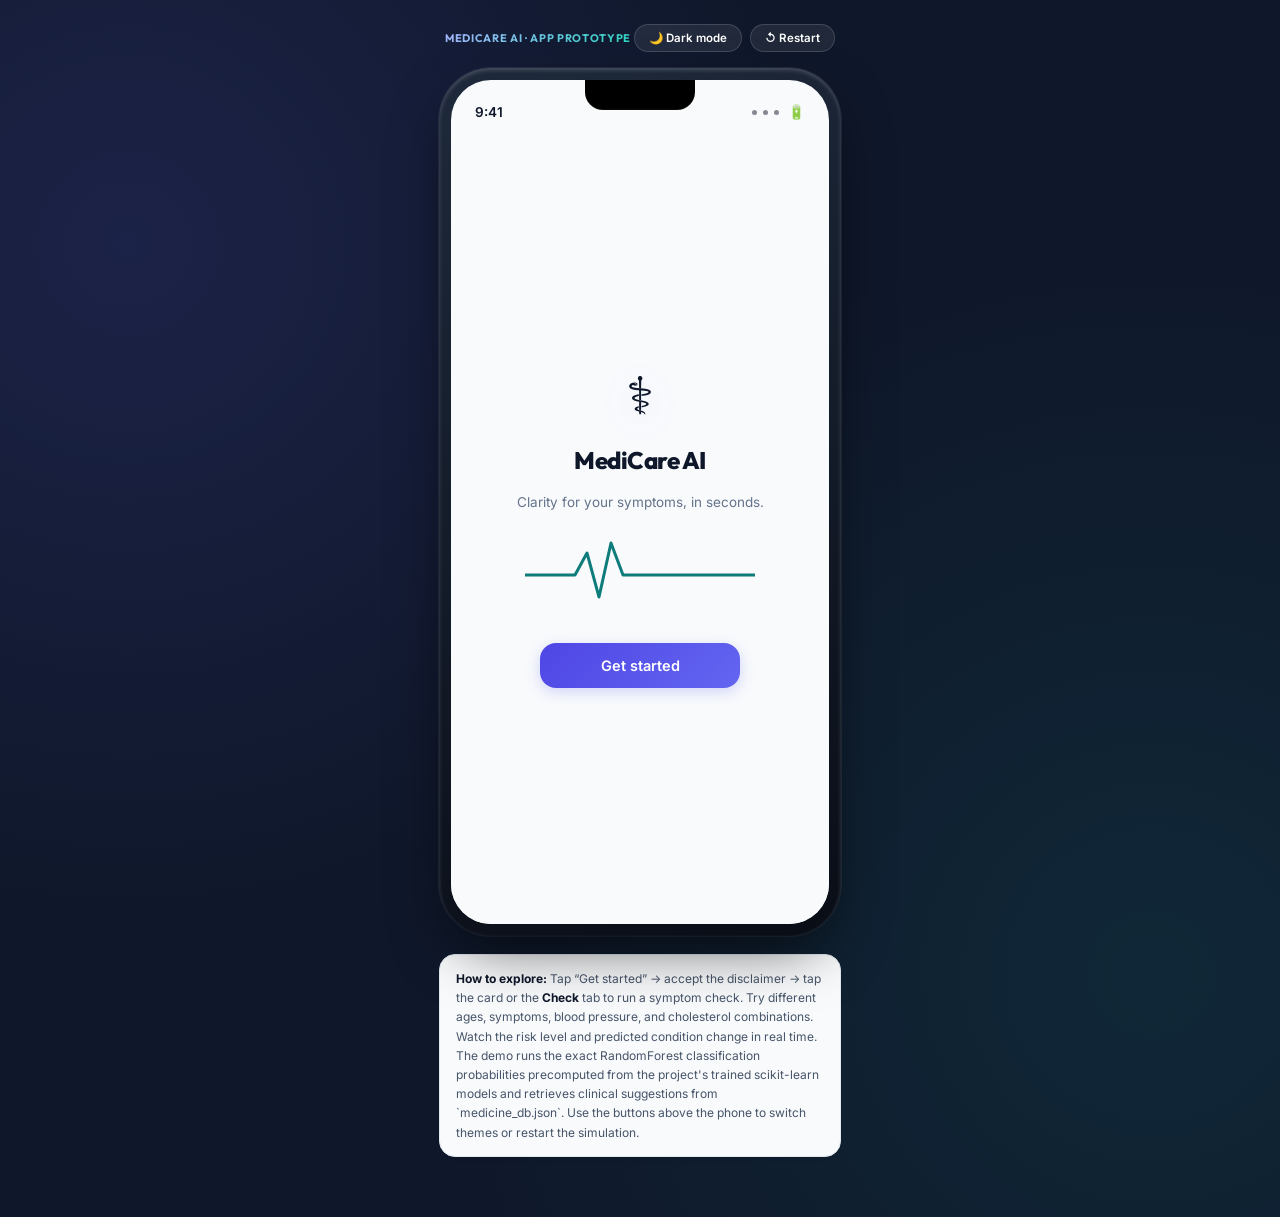
<file: Prototype/medicare-ai-mobile-app-prototype.html>
<!DOCTYPE html>
<html lang="en">
<head>
<meta charset="UTF-8">
<meta name="viewport" content="width=device-width, initial-scale=1.0">
<title>MediCare AI — Mobile App Prototype</title>
<link rel="shortcut icon" href="data:,">
<link rel="icon" href="data:image/svg+xml,%3Csvg xmlns='http://www.w3.org/2000/svg' viewBox='0 0 64 64'%3E%3Crect width='64' height='64' rx='14' fill='%236366f1'/%3E%3Cpath d='M27 13h10v14h14v10H37v14H27V37H13V27h14z' fill='white'/%3E%3C/svg%3E">
<link rel="preconnect" href="https://fonts.googleapis.com">
<link rel="preconnect" href="https://fonts.gstatic.com" crossorigin>
<link href="https://fonts.googleapis.com/css2?family=Inter:wght@300;400;500;600;700&family=Outfit:wght@400;500;600;700;800&family=JetBrains+Mono:wght@400;500;600&display=swap" rel="stylesheet">
<style>

  :root {
    --primary-50: #eef2ff;
    --primary-100: #e0e7ff;
    --primary-200: #c7d2fe;
    --primary-400: #818cf8;
    --primary-500: #6366f1; /* Indigo */
    --primary-600: #4f46e5;
    --primary-700: #4338ca;
    
    --accent-50: #f0fdfa;
    --accent-100: #ccfbf1;
    --accent-400: #2dd4bf;  /* Teal */
    --accent-500: #14b8a6;
    --accent-600: #0d9488;
    --accent-tint: rgba(20, 184, 166, 0.08);
    
    --teal: var(--accent-500);
    --teal-dark: var(--accent-600);
    --teal-tint: var(--accent-tint);

    --paper: #f8fafc;
    --surface: #ffffff;
    --ink: #0f172a;
    --muted: #64748b;
    --border: #e2e8f0;
    
    --green: #22c55e;
    --green-tint: #f0fdf4;
    --amber: #f59e0b;
    --amber-tint: #fffbeb;
    --red: #ef4444;
    --red-tint: #fef2f2;
    
    --radius-lg: 24px;
    --radius-md: 16px;
    --radius-sm: 10px;
    --shadow: 0 10px 30px -10px rgba(99, 102, 241, 0.08), 0 1px 3px rgba(0, 0, 0, 0.02);
    --shadow-hover: 0 20px 40px -15px rgba(99, 102, 241, 0.15);
    
    --font-sans: 'Inter', system-ui, -apple-system, sans-serif;
    --font-display: 'Outfit', 'Inter', sans-serif;
    --font-mono: 'JetBrains Mono', 'IBM Plex Mono', monospace;
  }
  
  [data-theme="dark"] {
    --paper: #090d16;
    --surface: #131924;
    --ink: #f8fafc;
    --muted: #94a3b8;
    --border: rgba(255, 255, 255, 0.07);
    --shadow: 0 15px 35px -10px rgba(0, 0, 0, 0.35);
    --shadow-hover: 0 25px 45px -10px rgba(0, 0, 0, 0.45);
    
    --primary-400: #a5b4fc;
    --primary-500: #818cf8;
    --primary-600: #6366f1;
    
    --accent-400: #2dd4bf;
    --accent-500: #14b8a6;
    --accent-tint: rgba(20, 184, 166, 0.15);
    
    --teal: var(--accent-400);
    --teal-dark: var(--accent-500);
    --teal-tint: var(--accent-tint);
    
    --green-tint: rgba(34, 197, 94, 0.12);
    --amber-tint: rgba(245, 158, 11, 0.12);
    --red-tint: rgba(239, 68, 68, 0.12);
  }
  
  * { box-sizing: border-box; }
  
  body {
    margin: 0;
    font-family: var(--font-sans);
    background: #0f172a;
    background-image: radial-gradient(circle at 10% 20%, rgba(99, 102, 241, 0.15) 0%, rgba(15, 23, 42, 0) 45%),
                      radial-gradient(circle at 90% 80%, rgba(20, 184, 166, 0.1) 0%, rgba(15, 23, 42, 0) 50%);
    min-height: 100vh;
    display: flex;
    flex-direction: column;
    align-items: center;
    padding: 24px 12px 60px;
    color: var(--ink);
    transition: background 0.3s ease;
  }
  
  .stage-toolbar {
    width: 390px;
    max-width: 100%;
    display: flex;
    align-items: center;
    justify-content: space-between;
    margin-bottom: 16px;
    font-size: 12px;
    color: rgba(255, 255, 255, 0.7);
    font-family: var(--font-display);
    font-weight: 500;
  }
  .stage-toolbar .label {
    font-weight: 700;
    letter-spacing: .06em;
    text-transform: uppercase;
    font-size: 11px;
    background: linear-gradient(135deg, #a5b4fc, #2dd4bf);
    -webkit-background-clip: text;
    -webkit-text-fill-color: transparent;
  }
  .toolbar-actions { display: flex; gap: 8px; }
  .tbtn {
    border: 1px solid rgba(255, 255, 255, 0.15);
    background: rgba(255, 255, 255, 0.08);
    color: #ffffff;
    border-radius: 999px;
    padding: 6px 14px;
    font-size: 11.5px;
    font-family: var(--font-sans);
    font-weight: 600;
    cursor: pointer;
    backdrop-filter: blur(8px);
    transition: all 0.2s ease;
  }
  .tbtn:hover {
    background: rgba(255, 255, 255, 0.18);
    border-color: rgba(255, 255, 255, 0.25);
    transform: translateY(-1px);
  }
  
  .device {
    width: 402px;
    max-width: 100%;
    padding: 12px;
    background: linear-gradient(160deg, #1e293b, #090d16);
    border-radius: 52px;
    box-shadow: 0 25px 60px -15px rgba(0, 0, 0, 0.65), 
                0 0 0 1px rgba(255, 255, 255, 0.08),
                inset 0 2px 4px rgba(255, 255, 255, 0.2);
    position: relative;
  }
  .device-screen {
    position: relative;
    width: 100%;
    height: 844px;
    background: var(--paper);
    border-radius: 40px;
    overflow: hidden;
    display: flex;
    flex-direction: column;
    transition: background 0.3s cubic-bezier(0.4, 0, 0.2, 1);
  }
  .notch {
    position: absolute; top: 0; left: 50%; transform: translateX(-50%);
    width: 110px; height: 30px; background: #000000; border-radius: 0 0 18px 18px; z-index: 60;
    box-shadow: inset 0 -1px 1px rgba(255, 255, 255, 0.05);
  }
  .statusbar {
    height: 48px; flex-shrink: 0; display: flex; align-items: flex-end; justify-content: space-between;
    padding: 0 24px 8px; font-family: var(--font-sans); font-size: 13.5px; font-weight: 600; color: var(--ink);
    z-index: 50;
  }
  .statusbar .pills { display: flex; gap: 6px; align-items: center; }
  .statusbar .dot { width: 5px; height: 5px; border-radius: 50%; background: var(--ink); opacity: .5; }
  
  .app-body { position: relative; flex: 1; overflow: hidden; }
  
  /* ---------- Tab panels ---------- */
  .tab-panel {
    position: absolute; inset: 0; overflow-y: auto; padding: 54px 20px 100px;
    opacity: 0; pointer-events: none; transform: scale(0.97);
    transition: opacity 0.25s cubic-bezier(0.4, 0, 0.2, 1), transform 0.25s cubic-bezier(0.4, 0, 0.2, 1);
  }
  .tab-panel.active { opacity: 1; pointer-events: auto; transform: scale(1); }
  
  /* ---------- Overlays ---------- */
  .overlay {
    position: absolute; inset: 0; background: var(--paper); z-index: 40;
    display: flex; flex-direction: column;
    transform: translateY(100%);
    pointer-events: none;
    transition: transform 0.38s cubic-bezier(0.32, 0.94, 0.6, 1);
  }
  .overlay.active { transform: translateY(0); pointer-events: auto; }
  .overlay:not(.active) * { pointer-events: none !important; }
  .overlay.fade { transition: opacity 0.25s ease, transform 0.25s ease; transform: scale(1.03); opacity: 0; }
  .overlay.fade.active { opacity: 1; pointer-events: auto; transform: scale(1); }
  
  .ov-header {
    flex-shrink: 0; display: flex; align-items: center; justify-content: space-between;
    padding: 50px 20px 8px;
    border-bottom: 1px solid var(--border);
  }
  .icon-btn {
    width: 38px; height: 38px; border-radius: 50%; border: 1px solid var(--border);
    background: var(--surface); display: flex; align-items: center; justify-content: center;
    cursor: pointer; color: var(--ink); flex-shrink: 0;
    transition: all 0.2s ease;
  }
  .icon-btn:hover {
    background: var(--primary-50);
    border-color: var(--primary-200);
    color: var(--primary-600);
  }
  .icon-btn svg { width: 18px; height: 18px; }
  .ov-title { font-family: var(--font-display); font-weight: 700; font-size: 16px; letter-spacing: -0.01em; }
  .ov-spacer { width: 38px; }
  .ov-body { flex: 1; overflow-y: auto; padding: 14px 20px 24px; }
  .ov-footer { flex-shrink: 0; padding: 16px 20px 22px; background: var(--surface); border-top: 1px solid var(--border); }
  
  .icon { stroke: currentColor; fill: none; stroke-width: 2.2; stroke-linecap: round; stroke-linejoin: round; }
  
  /* ---------- Typography ---------- */
  h1, h2, h3, p { margin: 0; }
  .eyebrow { font-size: 11px; font-weight: 700; letter-spacing: .08em; text-transform: uppercase; color: var(--primary-500); }
  .h1 { font-family: var(--font-display); font-size: 24px; font-weight: 800; line-height: 1.2; letter-spacing: -0.02em; }
  .h2 { font-family: var(--font-display); font-size: 18px; font-weight: 700; letter-spacing: -0.01em; }
  .h3 { font-family: var(--font-display); font-size: 15px; font-weight: 600; }
  .muted { color: var(--muted); font-size: 13px; line-height: 1.5; }
  .mono { font-family: var(--font-mono); }
  
  /* ---------- Buttons ---------- */
  .btn {
    display: flex; align-items: center; justify-content: center; gap: 8px;
    border-radius: var(--radius-md); padding: 14px 18px; font-family: var(--font-sans);
    font-weight: 600; font-size: 14.5px; cursor: pointer; border: none; width: 100%;
    transition: all 0.25s cubic-bezier(0.4, 0, 0.2, 1);
  }
  .btn-primary {
    background: linear-gradient(135deg, var(--primary-600), var(--primary-500));
    color: #ffffff;
    box-shadow: 0 4px 14px rgba(99, 102, 241, 0.25);
  }
  .btn-primary:hover {
    background: linear-gradient(135deg, var(--primary-700), var(--primary-600));
    transform: translateY(-1px);
    box-shadow: 0 6px 18px rgba(99, 102, 241, 0.35);
  }
  .btn-primary:active { transform: translateY(0); }
  .btn-primary:disabled { opacity: .45; cursor: not-allowed; transform: none; box-shadow: none; }
  
  .btn-secondary {
    background: var(--surface);
    color: var(--primary-600);
    border: 1.5px solid var(--primary-500);
  }
  .btn-secondary:hover {
    background: var(--primary-50);
    border-color: var(--primary-600);
  }
  
  .btn-text {
    background: none; color: var(--muted); font-weight: 600; width: auto; padding: 8px 12px;
    border-radius: 999px;
  }
  .btn-text:hover { color: var(--primary-500); background: var(--primary-50); }
  
  .btn-row { display: flex; gap: 10px; }
  .btn-row .btn { flex: 1; }
  
  /* ---------- Cards ---------- */
  .card {
    background: var(--surface);
    border: 1px solid var(--border);
    border-radius: var(--radius-lg);
    padding: 18px;
    box-shadow: var(--shadow);
    transition: transform 0.25s ease, box-shadow 0.25s ease;
  }
  .card:hover {
    box-shadow: var(--shadow-hover);
  }
  .card + .card { margin-top: 14px; }
  .section { margin-top: 20px; }
  .section:first-child { margin-top: 12px; }
  
  /* ---------- Chips ---------- */
  .chip {
    display: inline-flex; align-items: center; gap: 6px; padding: 5px 12px; border-radius: 999px;
    font-size: 11px; font-weight: 700; text-transform: uppercase; letter-spacing: 0.05em;
  }
  .chip-low { background: var(--green-tint); color: #16a34a; }
  .chip-medium { background: var(--amber-tint); color: #d97706; }
  .chip-high { background: var(--red-tint); color: #dc2626; }
  .chip-dot { width: 6px; height: 6px; border-radius: 50%; background: currentColor; }
  .chip-neutral { background: var(--primary-50); color: var(--primary-700); }
  [data-theme="dark"] .chip-low { color: #4ade80; }
  [data-theme="dark"] .chip-medium { color: #fbbf24; }
  [data-theme="dark"] .chip-high { color: #f87171; }
  
  /* ===================== HOME ===================== */
  .home-top { display: flex; align-items: center; justify-content: space-between; padding-top: 8px; }
  .greet .h2 { margin-bottom: 2px; }
  .avatar {
    width: 40px; height: 40px; border-radius: 50%; background: var(--primary-50); color: var(--primary-600);
    display: flex; align-items: center; justify-content: center; font-weight: 700; font-size: 15px;
    border: 1.5px solid var(--primary-100); cursor: pointer; transition: all 0.2s ease;
  }
  .avatar:hover {
    transform: scale(1.05);
    background: var(--primary-100);
    box-shadow: 0 0 10px rgba(99, 102, 241, 0.15);
  }
  .privacy-row {
    display: flex; align-items: center; gap: 6px; margin-top: 12px; color: var(--muted);
    font-size: 11.5px; font-weight: 500;
  }
  
  .cta-card {
    margin-top: 18px; border-radius: var(--radius-lg); padding: 22px; position: relative; overflow: hidden;
    background: linear-gradient(135deg, var(--primary-600), var(--primary-700)); color: #ffffff; cursor: pointer;
    box-shadow: 0 12px 28px -8px rgba(79, 70, 229, 0.4);
    transition: all 0.25s cubic-bezier(0.4, 0, 0.2, 1);
  }
  .cta-card:hover {
    transform: translateY(-2px);
    box-shadow: 0 16px 35px -8px rgba(79, 70, 229, 0.5);
  }
  .cta-card .h2 { color: #ffffff; font-size: 19px; }
  .cta-card .cta-sub { color: rgba(255, 255, 255, 0.85); font-size: 13px; margin-top: 4px; }
  .cta-arrow {
    position: absolute; right: 20px; bottom: 20px; width: 34px; height: 34px; border-radius: 50%;
    background: rgba(255, 255, 255, 0.18); display: flex; align-items: center; justify-content: center;
    transition: all 0.2s ease;
  }
  .cta-card:hover .cta-arrow {
    background: rgba(255, 255, 255, 0.28);
    transform: translateX(2px);
  }
  .cta-pulse { position: absolute; right: -10px; top: -10px; width: 140px; height: 90px; opacity: .3; }
  
  .stat-strip { display: flex; gap: 10px; margin-top: 16px; }
  .stat-chip {
    flex: 1; background: var(--surface); border: 1px solid var(--border); border-radius: var(--radius-md);
    padding: 12px 8px; text-align: center; box-shadow: var(--shadow);
  }
  .stat-chip .num { font-family: var(--font-mono); font-size: 17px; font-weight: 700; color: var(--primary-500); }
  .stat-chip .lbl { font-size: 10px; color: var(--muted); margin-top: 2px; text-transform: uppercase; font-weight: 600; }
  
  .session-card { display: none; margin-top: 18px; }
  .session-card.show { display: block; }
  .session-head { display: flex; align-items: center; justify-content: space-between; }
  .session-clear { font-size: 11.5px; color: var(--muted); font-weight: 600; cursor: pointer; transition: color 0.15s; }
  .session-clear:hover { color: var(--red); }
  .session-disease { font-family: var(--font-display); font-size: 16px; font-weight: 700; margin-top: 8px; }
  .session-meta { display: flex; align-items: center; gap: 8px; margin-top: 6px; }
  
  .tip-card { margin-top: 18px; background: var(--accent-tint); border: 1px solid rgba(20, 184, 166, 0.12); }
  .tip-card .h3 { color: var(--accent-600); }
  [data-theme="dark"] .tip-card .h3 { color: var(--accent-400); }
  
  /* ===================== WIZARD ===================== */
  .step-dots { display: flex; gap: 6px; justify-content: center; padding: 2px 0 4px; }
  .step-dot { width: 34px; height: 5px; border-radius: 3px; background: var(--border); transition: background 0.25s; }
  .step-dot.on { background: var(--primary-500); }
  .wizard-steps { position: relative; flex: 1; overflow: hidden; }
  .wizard-step {
    position: absolute; inset: 0; padding: 14px 20px 20px; overflow-y: auto;
    opacity: 0; pointer-events: none; transform: translateX(20px);
    transition: opacity 0.25s ease, transform 0.25s ease;
  }
  .wizard-step.active { opacity: 1; pointer-events: auto; transform: translateX(0); }
  
  .age-control { display: flex; align-items: center; gap: 14px; margin-top: 14px; }
  .age-btn {
    width: 44px; height: 44px; border-radius: 50%; border: 1px solid var(--border); background: var(--surface);
    font-size: 20px; font-weight: 600; color: var(--primary-600); cursor: pointer; transition: all 0.2s;
    box-shadow: var(--shadow);
  }
  .age-btn:hover { background: var(--primary-50); border-color: var(--primary-300); }
  .age-display {
    flex: 1; text-align: center; background: var(--surface); border: 1px solid var(--border);
    border-radius: var(--radius-md); padding: 14px; box-shadow: var(--shadow);
  }
  .age-display .num { font-family: var(--font-mono); font-size: 26px; font-weight: 700; color: var(--primary-600); }
  .age-display .lbl { font-size: 11px; color: var(--muted); font-weight: 500; }
  [data-theme="dark"] .age-display .num { color: var(--primary-400); }
  [data-theme="dark"] .age-btn { color: var(--primary-400); }
  
  .segmented { display: flex; background: var(--surface); border: 1px solid var(--border); border-radius: 999px; padding: 4px; margin-top: 10px; box-shadow: var(--shadow); }
  .segmented button {
    flex: 1; border: none; background: none; padding: 11px 4px; border-radius: 999px;
    font-weight: 600; color: var(--muted); font-family: var(--font-sans); font-size: 13.5px;
    cursor: pointer; transition: all 0.2s cubic-bezier(0.4, 0, 0.2, 1);
  }
  .segmented button.on { background: var(--primary-500); color: #ffffff; box-shadow: 0 2px 8px rgba(99, 102, 241, 0.2); }
  
  .wizard-section-title {
    font-family: var(--font-display);
    font-size: 13px;
    font-weight: 700;
    text-transform: uppercase;
    letter-spacing: 0.05em;
    color: var(--muted);
    margin: 18px 0 10px;
    border-bottom: 1.5px solid var(--border);
    padding-bottom: 4px;
  }
  
  .symptom-grid { display: grid; grid-template-columns: 1fr 1fr; gap: 10px; margin-top: 6px; }
  .symptom-card {
    border: 1.5px solid var(--border); border-radius: var(--radius-md); padding: 16px 10px; text-align: center;
    background: var(--surface); cursor: pointer; position: relative; box-shadow: var(--shadow);
    transition: all 0.2s ease;
  }
  .symptom-card:hover { border-color: var(--primary-300); transform: translateY(-1px); }
  .symptom-card .emoji { font-size: 26px; display: block; margin-bottom: 6px; }
  .symptom-card .lbl { font-size: 12.5px; font-weight: 600; }
  .symptom-card.on { border-color: var(--primary-500); background: var(--accent-tint); }
  .symptom-check {
    position: absolute; top: 8px; right: 8px; width: 18px; height: 18px; border-radius: 50%;
    background: var(--primary-500); color: #ffffff; font-size: 10px; display: none; align-items: center; justify-content: center;
    font-weight: 700;
  }
  .symptom-card.on .symptom-check { display: flex; }
  
  .model-list { margin-top: 12px; display: flex; flex-direction: column; gap: 10px; }
  .model-card {
    border: 1.5px solid var(--border); border-radius: var(--radius-md); padding: 14px; background: var(--surface); cursor: pointer;
    box-shadow: var(--shadow); transition: all 0.2s ease;
  }
  .model-card:hover { border-color: var(--primary-300); }
  .model-card.on { border-color: var(--primary-500); background: var(--primary-50); }
  .model-top { display: flex; align-items: center; justify-content: space-between; }
  .model-name { font-family: var(--font-display); font-weight: 700; font-size: 14px; }
  .model-tag { font-size: 9.5px; font-weight: 700; color: var(--primary-700); background: var(--primary-100); padding: 3px 8px; border-radius: 999px; }
  .model-desc { font-size: 12px; color: var(--muted); margin-top: 4px; line-height: 1.4; }
  .model-radio { width: 18px; height: 18px; border-radius: 50%; border: 1.5px solid var(--border); flex-shrink: 0; }
  .model-card.on .model-radio { border-color: var(--primary-500); background: radial-gradient(circle, var(--primary-500) 0 5px, transparent 6px); }
  [data-theme="dark"] .model-card.on { background: rgba(99, 102, 241, 0.08); }
  
  /* ===================== ANALYZING ===================== */
  .analyzing-wrap { flex: 1; display: flex; flex-direction: column; align-items: center; justify-content: center; gap: 22px; padding: 0 30px; text-align: center; }
  .pulse-box { width: 230px; height: 80px; overflow: hidden; position: relative; }
  .pulse-track { display: flex; width: 460px; height: 80px; position: absolute; left: 0; top: 0; animation: pulseScroll 1.6s linear infinite; }
  .pulse-track svg { width: 230px; height: 80px; flex-shrink: 0; }
  @keyframes pulseScroll { from { transform: translateX(0); } to { transform: translateX(-230px); } }
  
  /* ===================== RESULTS ===================== */
  .hero-card {
    background: var(--surface); border: 1px solid var(--border); border-radius: var(--radius-lg); padding: 22px; box-shadow: var(--shadow);
    position: relative; overflow: hidden;
  }
  .hero-card::before {
    content: ''; position: absolute; top: 0; left: 0; right: 0; height: 4px;
    background: linear-gradient(90deg, var(--primary-500), var(--accent-500));
  }
  .hero-top { display: flex; align-items: center; justify-content: space-between; }
  .hero-disease { font-family: var(--font-display); font-size: 22px; font-weight: 800; margin-top: 10px; color: var(--ink); }
  .confidence-row { display: flex; align-items: center; gap: 14px; margin-top: 16px; }
  .conf-bars { display: flex; align-items: flex-end; gap: 4px; height: 56px; }
  .conf-bars .bar { width: 8px; border-radius: 4px; background: var(--primary-500); transition: height 0.3s ease; }
  .conf-num { font-family: var(--font-mono); font-size: 32px; font-weight: 700; color: var(--primary-500); }
  .conf-lbl { font-size: 11px; color: var(--muted); font-weight: 600; text-transform: uppercase; }
  
  .diff-list { margin-top: 10px; display: flex; flex-direction: column; gap: 8px; }
  .diff-row {
    display: flex; align-items: center; gap: 10px; padding: 11px 12px; border-radius: var(--radius-sm);
    border: 1px solid var(--border); background: var(--surface); cursor: pointer;
    transition: all 0.2s ease;
  }
  .diff-row:hover { border-color: var(--primary-300); }
  .diff-row.sel { border-color: var(--primary-500); background: var(--primary-50); }
  .diff-rank { font-family: var(--font-mono); font-size: 11px; color: var(--muted); width: 16px; }
  .diff-name { flex: 1; font-size: 13.5px; font-weight: 600; }
  .diff-bar-track { width: 60px; height: 6px; background: var(--border); border-radius: 3px; overflow: hidden; }
  .diff-bar-fill { height: 100%; background: var(--primary-500); border-radius: 3px; }
  .diff-pct { font-family: var(--font-mono); font-size: 12px; width: 44px; text-align: right; color: var(--muted); font-weight: 600; }
  [data-theme="dark"] .diff-row.sel { background: rgba(99, 102, 241, 0.08); }
  
  .disclaimer {
    display: flex; gap: 8px; align-items: flex-start; background: var(--amber-tint); color: #b45309;
    border-radius: var(--radius-md); padding: 12px 14px; font-size: 12px; line-height: 1.5; margin-top: 18px;
    border: 1px solid rgba(245, 158, 11, 0.15);
  }
  [data-theme="dark"] .disclaimer { color: #f59e0b; }
  
  /* ===================== MEDICINES ===================== */
  .med-card {
    display: flex; align-items: center; gap: 12px; padding: 14px; border: 1px solid var(--border);
    border-radius: var(--radius-md); background: var(--surface); margin-top: 10px; box-shadow: var(--shadow);
    transition: transform 0.2s ease;
  }
  .med-card:hover { transform: translateY(-1px); }
  .med-icon {
    width: 38px; height: 38px; border-radius: 10px; background: var(--primary-50);
    display: flex; align-items: center; justify-content: center; font-size: 18px; flex-shrink: 0;
    border: 1px solid var(--primary-100);
  }
  .med-name { font-weight: 700; font-size: 13.5px; }
  .med-dose { font-size: 11.5px; color: var(--muted); font-family: var(--font-mono); margin-top: 2px; }
  .advice-row { display: flex; gap: 10px; padding: 12px 2px; font-size: 13.5px; align-items: flex-start; line-height: 1.45; }
  .empty-meds { text-align: center; padding: 24px 10px; color: var(--muted); font-size: 13px; line-height: 1.5; }
  
  /* ===================== ABOUT ===================== */
  .how-step { display: flex; gap: 12px; align-items: flex-start; margin-top: 14px; }
  .how-num {
    width: 26px; height: 26px; border-radius: 50%; background: var(--primary-500); color: #ffffff; font-family: var(--font-mono);
    font-weight: 700; font-size: 12px; display: flex; align-items: center; justify-content: center; flex-shrink: 0; margin-top: 1px;
    box-shadow: 0 2px 6px rgba(99, 102, 241, 0.2);
  }
  .chip-cloud { display: flex; flex-wrap: wrap; gap: 8px; margin-top: 12px; }
  .chip-cloud .chip { background: var(--surface); border: 1px solid var(--border); color: var(--ink); font-weight: 600; text-transform: none; font-size: 12px; letter-spacing: 0; }
  
  .faq-item { border-bottom: 1px solid var(--border); padding: 14px 0; }
  .faq-item:last-child { border-bottom: none; }
  .faq-q { display: flex; align-items: center; justify-content: space-between; font-weight: 600; font-size: 13.5px; cursor: pointer; transition: color 0.15s; }
  .faq-q:hover { color: var(--primary-500); }
  .faq-a { font-size: 13px; color: var(--muted); margin-top: 8px; display: none; line-height: 1.55; }
  .faq-item.open .faq-a { display: block; }
  .faq-item.open .chev { transform: rotate(90deg); color: var(--primary-500); }
  .chev { transition: transform 0.2s, color 0.2s; color: var(--muted); }
  
  .contact-panel { display: none; margin-top: 14px; }
  .contact-panel.show { display: block; }
  .contact-panel textarea {
    width: 100%; border: 1px solid var(--border); border-radius: var(--radius-sm); padding: 12px; font-family: var(--font-sans);
    font-size: 13px; resize: none; margin-top: 10px; background: var(--paper); color: var(--ink);
    outline: none; transition: border-color 0.2s;
  }
  .contact-panel textarea:focus { border-color: var(--primary-400); }
  
  /* ===================== SETTINGS ===================== */
  .set-row { display: flex; align-items: center; justify-content: space-between; padding: 13px 0; border-bottom: 1px solid var(--border); }
  .set-row:last-child { border-bottom: none; }
  .set-row .lbl { font-size: 13.5px; font-weight: 600; }
  .set-row .sub { font-size: 11.5px; color: var(--muted); margin-top: 2px; }
  .toggle { width: 46px; height: 26px; border-radius: 999px; background: var(--border); position: relative; cursor: pointer; flex-shrink: 0; transition: background 0.2s; }
  .toggle.on { background: var(--primary-500); }
  .toggle .knob { position: absolute; top: 3px; left: 3px; width: 20px; height: 20px; border-radius: 50%; background: #ffffff; transition: left 0.2s cubic-bezier(0.4, 0, 0.2, 1); box-shadow: 0 1px 3px rgba(0,0,0,0.1); }
  .toggle.on .knob { left: 23px; }
  .chevron-row { display: flex; align-items: center; justify-content: space-between; padding: 13px 0; border-bottom: 1px solid var(--border); cursor: pointer; transition: color 0.15s; }
  .chevron-row:hover { color: var(--primary-500); }
  .chevron-row:last-child { border-bottom: none; }
  
  /* ===================== ONBOARDING / SPLASH ===================== */
  .splash-wrap { flex: 1; display: flex; flex-direction: column; align-items: center; justify-content: center; gap: 18px; }
  .splash-logo { font-size: 52px; filter: drop-shadow(0 8px 16px rgba(99, 102, 241, 0.15)); }
  .splash-name { font-family: var(--font-display); font-size: 24px; font-weight: 800; letter-spacing: -0.02em; }
  .splash-tag { font-size: 13.5px; color: var(--muted); max-width: 250px; text-align: center; line-height: 1.4; }
  
  .onb-wrap { flex: 1; display: flex; flex-direction: column; padding: 54px 22px 20px; }
  .onb-icon { font-size: 36px; margin-bottom: 14px; }
  .consent-row {
    display: flex; gap: 12px; align-items: flex-start; margin-top: 22px; background: var(--surface);
    border: 1px solid var(--border); border-radius: var(--radius-md); padding: 16px; cursor: pointer;
    box-shadow: var(--shadow); transition: all 0.2s ease;
  }
  .consent-row:hover { border-color: var(--primary-300); }
  .consent-box {
    width: 20px; height: 20px; border-radius: 6px; border: 1.5px solid var(--border);
    flex-shrink: 0; display: flex; align-items: center; justify-content: center;
    margin-top: 1px; color: transparent; font-weight: 700; font-size: 11.5px;
    transition: background .15s, border-color .15s, color .15s;
  }
  .consent-box.on { background: var(--primary-500); border-color: var(--primary-500); color: #ffffff; }
  .onb-privacy { display: flex; align-items: center; gap: 6px; margin-top: 14px; color: var(--muted); font-size: 11.5px; font-weight: 600; }
  
  /* ===================== BOTTOM NAV ===================== */
  .bottom-nav {
    position: absolute; left: 0; right: 0; bottom: 0; height: 82px; background: var(--surface);
    border-top: 1px solid var(--border); display: flex; z-index: 30; padding-bottom: 18px;
    box-shadow: 0 -4px 10px rgba(0, 0, 0, 0.02);
  }
  .bottom-nav.hidden { display: none; }
  .nav-item {
    flex: 1; display: flex; flex-direction: column; align-items: center; justify-content: center; gap: 4px;
    font-size: 10.5px; font-weight: 600; color: var(--muted); background: none; border: none; cursor: pointer;
    font-family: var(--font-sans); transition: all 0.2s ease;
  }
  .nav-item svg { width: 22px; height: 22px; stroke-width: 2.0; transition: stroke-width 0.2s, transform 0.2s; }
  .nav-item.active { color: var(--primary-500); }
  .nav-item.active svg { stroke-width: 2.3; transform: translateY(-1px); }
  
  .legend {
    width: 402px; max-width: 100%; margin-top: 18px; font-size: 12px; color: #475569; line-height: 1.6;
    background: #f8fafc; border: 1px solid #e2e8f0; border-radius: 16px; padding: 14px 16px;
    box-shadow: 0 4px 6px -1px rgba(0,0,0,0.02);
  }
  .legend b { color: #0f172a; }
  [data-theme="dark"] .legend {
    background: #0f172a; border-color: rgba(255,255,255,0.07); color: #94a3b8;
  }
  [data-theme="dark"] .legend b { color: #f8fafc; }
  
  @media (max-width: 460px) {
    .device { transform: scale(0.96); transform-origin: top center; }
  }
  .slot-btn.on { background: var(--primary-500) !important; color: #ffffff !important; border-color: var(--primary-500) !important; box-shadow: 0 2px 8px rgba(99, 102, 241, 0.2); }
  input[type="range"] {
    -webkit-appearance: none;
    width: 100%;
    height: 6px;
    background: var(--border);
    border-radius: 999px;
    outline: none;
  }
  input[type="range"]::-webkit-slider-thumb {
    -webkit-appearance: none;
    width: 18px;
    height: 18px;
    border-radius: 50%;
    background: var(--primary-500);
    cursor: pointer;
    transition: background .15s, transform .15s;
    box-shadow: 0 1px 4px rgba(0,0,0,0.25);
  }
  input[type="range"]::-webkit-slider-thumb:hover {
    background: var(--primary-600);
    transform: scale(1.1);
  }
  
  .device .tbtn {
    color: var(--ink);
    background: var(--paper);
    border-color: var(--border);
  }
  .device .tbtn:hover {
    background: var(--primary-50);
    border-color: var(--primary-200);
    color: var(--primary-600);
  }

</style>
</head>
<body>

  <div class="stage-toolbar">
    <span class="label">MediCare AI · App Prototype</span>
    <div class="toolbar-actions">
      <button type="button" class="tbtn" id="themeToggleBtn">🌙 Dark mode</button>
      <button type="button" class="tbtn" id="restartBtn">↺ Restart</button>
    </div>
  </div>

  <div class="device">
    <div class="device-screen" id="deviceScreen">
      <div class="notch"></div>
      <div class="statusbar">
        <span>9:41</span>
        <span class="pills"><span class="dot"></span><span class="dot"></span><span class="dot"></span>&nbsp;🔋</span>
      </div>

      <div class="app-body">

        <!-- ============ TAB: HOME ============ -->
        <div class="tab-panel active" id="panel-home">
          <div class="home-top">
            <div class="greet">
              <div class="eyebrow">Good afternoon</div>
              <div class="h2">How are you feeling?</div>
            </div>
            <div class="avatar" id="goSettingsFromAvatar">G</div>
          </div>
          <div class="privacy-row">🔒 On-device &amp; private — nothing leaves your phone</div>

          <div class="cta-card" id="homeCtaCard">
            <svg class="cta-pulse" viewBox="0 0 230 80"><path d="M0,40 L50,40 L62,18 L74,62 L86,8 L98,40 L230,40" stroke="#ffffff" stroke-width="3" fill="none" stroke-linecap="round" stroke-linejoin="round"/></svg>
            <div class="h2">Start a Symptom Check</div>
            <div class="cta-sub">Takes about 2 minutes</div>
            <div class="cta-arrow">
              <svg class="icon" viewBox="0 0 24 24" style="stroke:#fff;"><path d="M9 6l6 6-6 6"/></svg>
            </div>
          </div>

          <div class="stat-strip">
            <div class="stat-chip"><div class="num">10</div><div class="lbl">Conditions</div></div>
            <div class="stat-chip"><div class="num">8</div><div class="lbl">Symptoms tracked</div></div>
            <div class="stat-chip"><div class="num">&lt;1s</div><div class="lbl">Avg. response</div></div>
          </div>

          <!-- Upcoming Appointments -->
          <div class="card" id="appointmentsCard" style="display:none; border-left: 4px solid var(--teal); border-radius:var(--radius-lg); padding:18px; box-shadow:var(--shadow); margin-top:18px;">
            <div class="session-head">
              <div class="eyebrow" style="color:var(--teal-dark);">Upcoming Appointment</div>
              <button type="button" class="session-clear text-button" id="cancelApptBtn" style="color:var(--red);">Cancel</button>
            </div>
            <div class="session-disease" id="apptClinicName">MediCare Central Clinic</div>
            <div style="font-size:13px; color:var(--ink); font-weight:600; margin-top:4px;" id="apptDocName">Dr. Sarah Jenkins</div>
            <div style="font-size:12px; color:var(--muted); margin-top:6px; display:flex; justify-content:space-between; align-items:center;">
              <span id="apptTime">Today at 3:30 PM</span>
              <span class="chip chip-neutral" id="apptReason" style="padding: 2px 8px; font-size: 9.5px;">Symptom check follow-up</span>
            </div>
          </div>

          <!-- History & Trends Card -->
          <div class="card session-card" id="sessionCard" style="display: block; margin-top:18px;">
            <div class="session-head" style="cursor: pointer;" id="historyToggleBtn">
              <div class="eyebrow">Health History &amp; Trends</div>
              <div style="display:flex; align-items:center; gap:8px;">
                <span class="session-clear" id="clearHistoryBtn" style="font-weight:700;">Clear All</span>
                <svg class="icon chev" id="historyChevron" viewBox="0 0 24 24" style="width:14px;height:14px;transform:rotate(90deg);"><path d="M9 6l6 6-6 6"/></svg>
              </div>
            </div>
            
            <div id="historyContent" style="margin-top:14px;">
              <!-- Mini Graph -->
              <div id="historyChartContainer" style="margin-bottom:14px; height:90px; position:relative; background:var(--paper); border-radius:var(--radius-sm); border:1px solid var(--border); padding:8px; display:flex; align-items:flex-end;">
                <!-- SVG Chart dynamically loaded here -->
              </div>
              
              <div class="empty-meds" id="historyEmptyState" style="padding:10px 0; display:block;">No check history found. Complete a symptom check to start tracking your health.</div>
              
              <!-- Timeline List -->
              <div id="historyTimeline" style="max-height:160px; overflow-y:auto; display:none; flex-direction:column; gap:8px;">
                <!-- History logs go here -->
              </div>
            </div>
          </div>

          <div class="card tip-card">
            <div class="eyebrow">Daily tip</div>
            <div class="h3" style="margin-top:6px;">💧 Most adults need 7–8 hours of sleep for healthy blood pressure regulation.</div>
          </div>
        </div>

        <!-- ============ TAB: CARE ============ -->
        <div class="tab-panel" id="panel-care">
          <div style="padding-top:8px;">
            <div class="eyebrow">Find Care</div>
            <div class="h1">Nearby Clinics &amp; Doctors</div>
          </div>
          
          <!-- Mock Map -->
          <div class="section" style="position:relative; height:180px; background:#CBE3DB; border:1px solid var(--border); border-radius:var(--radius-lg); overflow:hidden; box-shadow:var(--shadow);">
            <!-- Styled SVG Map representing roads and pins -->
            <svg viewBox="0 0 350 180" style="width:100%; height:100%; display:block;">
              <defs>
                <pattern id="grid" width="20" height="20" patternUnits="userSpaceOnUse">
                  <path d="M 20 0 L 0 0 0 20" fill="none" stroke="rgba(0,0,0,0.04)" stroke-width="1"/>
                </pattern>
              </defs>
              <rect width="100%" height="100%" fill="#E3ECE9" />
              <rect width="100%" height="100%" fill="url(#grid)" />
              
              <!-- Roads -->
              <path d="M 0,90 L 350,90 M 120,0 L 120,180 M 240,0 L 240,180 M 0,30 C 100,30 150,150 350,150" stroke="#FFF" stroke-width="12" fill="none" stroke-linecap="round"/>
              <path d="M 0,90 L 350,90 M 120,0 L 120,180 M 240,0 L 240,180 M 0,30 C 100,30 150,150 350,150" stroke="#D1DDD9" stroke-width="2" fill="none" stroke-linecap="round"/>
              
              <!-- Pulsing Clinic Pins -->
              <g class="map-pin" data-id="c1" style="cursor:pointer;">
                <circle cx="80" cy="60" r="10" fill="var(--teal)" opacity="0.3">
                  <animate attributeName="r" values="6;16;6" dur="2s" repeatCount="indefinite"/>
                </circle>
                <circle cx="80" cy="60" r="5" fill="var(--teal)" stroke="#FFF" stroke-width="1.5"/>
              </g>
              
              <g class="map-pin" data-id="c2" style="cursor:pointer;">
                <circle cx="210" cy="110" r="10" fill="var(--teal)" opacity="0.3">
                  <animate attributeName="r" values="6;16;6" dur="2.3s" repeatCount="indefinite"/>
                </circle>
                <circle cx="210" cy="110" r="5" fill="var(--teal)" stroke="#FFF" stroke-width="1.5"/>
              </g>
              
              <g class="map-pin" data-id="c3" style="cursor:pointer;">
                <circle cx="290" cy="50" r="10" fill="var(--teal)" opacity="0.3">
                  <animate attributeName="r" values="6;16;6" dur="1.7s" repeatCount="indefinite"/>
                </circle>
                <circle cx="290" cy="50" r="5" fill="var(--teal)" stroke="#FFF" stroke-width="1.5"/>
              </g>
              
              <!-- User Pin (Blue) -->
              <g>
                <circle cx="150" cy="90" r="12" fill="#2F80ED" opacity="0.25">
                  <animate attributeName="r" values="8;18;8" dur="3s" repeatCount="indefinite"/>
                </circle>
                <circle cx="150" cy="90" r="6" fill="#2F80ED" stroke="#FFF" stroke-width="1.5"/>
              </g>
            </svg>
            <div style="position:absolute; bottom:8px; right:8px; background:rgba(0,0,0,0.6); color:#fff; font-size:10px; font-weight:700; padding:3px 8px; border-radius:999px; pointer-events:none;">📍 Showing 3 clinics near you</div>
          </div>
          
          <!-- Clinic Detail Card -->
          <div class="section card" id="clinicDetailCard" style="margin-top:14px; display:none; border-color:var(--teal); background:var(--teal-tint);">
            <div style="display:flex; justify-content:space-between; align-items:flex-start;">
              <div>
                <span class="eyebrow" id="clinicType">General Practice</span>
                <div class="h2" id="clinicName" style="font-size:16px; margin-top:2px;">MediCare Central Clinic</div>
              </div>
              <div style="text-align:right;">
                <div style="font-weight:700; font-size:14px; color:var(--teal-dark);" id="clinicRating">⭐ 4.8</div>
                <div style="font-size:11px; color:var(--muted);" id="clinicDist">0.4 miles away</div>
              </div>
            </div>
            <div style="font-size:12.5px; color:var(--muted); margin-top:10px; border-top:1px solid var(--border); padding-top:8px;">
              👩‍⚕️ <span id="clinicDoc" style="font-weight:700;">Dr. Sarah Jenkins</span> · Specialist
              <div style="margin-top:4px;">🕒 Next slot: <span id="clinicSlot" style="color:var(--teal-dark); font-weight:600;">Today, 3:30 PM</span></div>
            </div>
            <button type="button" class="btn btn-primary" id="openBookModalBtn" style="margin-top:14px; padding:10px 14px; font-size:13.5px; border-radius:var(--radius-sm);">Book Appointment</button>
          </div>
          
          <!-- Clinics List -->
          <div class="section">
            <div class="h3">All nearby clinics</div>
            <div style="margin-top:10px; display:flex; flex-direction:column; gap:10px;" id="clinicsList">
              <!-- Clinic list rows -->
            </div>
          </div>
        </div>

        <!-- ============ TAB: ABOUT ============ -->
        <div class="tab-panel" id="panel-about">
          <div style="padding-top:8px;">
            <div class="eyebrow">About</div>
            <div class="h1">How MediCare AI works</div>
          </div>

          <div class="section">
            <div class="how-step"><div class="how-num">1</div><div><div class="h3">Enter symptoms &amp; vitals</div><div class="muted">Age, gender, the symptoms you're feeling, blood pressure and cholesterol level.</div></div></div>
            <div class="how-step"><div class="how-num">2</div><div><div class="h3">An AI model analyzes patterns</div><div class="muted">Choose Random Forest, Gradient Boosting, or Logistic Regression — each trained on the same clinical dataset.</div></div></div>
            <div class="how-step"><div class="how-num">3</div><div><div class="h3">Get a risk-ranked result</div><div class="muted">A predicted condition, confidence score, risk level, and tailored medicine &amp; lifestyle advice.</div></div></div>
          </div>

          <div class="section card">
            <div class="eyebrow">Current model</div>
            <div class="h3" style="margin-top:6px;">Random Forest Classifier</div>
            <div class="muted" style="margin-top:4px;">Benchmarked for informational purposes only — this is not a clinical diagnostic accuracy claim.</div>
          </div>

          <div class="section">
            <div class="h3">Conditions we can recognize</div>
            <div class="chip-cloud">
              <span class="chip">Hypertension</span><span class="chip">Diabetes</span>
              <span class="chip">Asthma</span><span class="chip">Stroke</span><span class="chip">Migraine</span>
              <span class="chip">Bronchitis</span><span class="chip">Influenza</span><span class="chip">Osteoporosis</span>
              <span class="chip">Pneumonia</span><span class="chip">Common Cold</span><span class="chip">Depression</span>
              <span class="chip">Anxiety Disorders</span><span class="chip">Other</span>
            </div>
          </div>

          <div class="section">
            <div class="h3">Frequently asked</div>
            <div class="faq-item">
              <div class="faq-q">Is this a substitute for a doctor? <svg class="icon chev" viewBox="0 0 24 24" style="width:14px;height:14px;"><path d="M9 6l6 6-6 6"/></svg></div>
              <div class="faq-a">No. MediCare AI offers preliminary, informational guidance only. Always consult a licensed healthcare professional for diagnosis or treatment.</div>
            </div>
            <div class="faq-item">
              <div class="faq-q">Is my data stored? <svg class="icon chev" viewBox="0 0 24 24" style="width:14px;height:14px;"><path d="M9 6l6 6-6 6"/></svg></div>
              <div class="faq-a">No. Your inputs are processed in memory on this device for the current session only and are never uploaded to a server.</div>
            </div>
            <div class="faq-item">
              <div class="faq-q">Which AI models can I choose from? <svg class="icon chev" viewBox="0 0 24 24" style="width:14px;height:14px;"><path d="M9 6l6 6-6 6"/></svg></div>
              <div class="faq-a">Random Forest (recommended), Gradient Boosting, and Logistic Regression. You can switch models in the symptom check.</div>
            </div>
          </div>

          <div class="section">
            <div class="chevron-row" id="openContactRow">
              <span class="h3">Contact &amp; Support</span>
              <svg class="icon" viewBox="0 0 24 24" style="width:16px;height:16px;"><path d="M9 6l6 6-6 6"/></svg>
            </div>
            <div class="contact-panel" id="contactPanel">
              <div class="muted">Have feedback or a question? Send us a note.</div>
              <textarea rows="3" placeholder="Type your message..."></textarea>
              <button type="button" class="btn btn-primary" id="sendMessageBtn" style="margin-top:10px;">Send message</button>
              <div class="muted" id="contactStatus" role="status" aria-live="polite" style="margin-top:8px;"></div>
            </div>
          </div>

          <div class="disclaimer" style="margin-bottom:10px;">
            ⚠️ MediCare AI is an informational tool, not a certified medical device. In an emergency, contact local emergency services immediately.
          </div>
        </div>

        <!-- ============ TAB: SETTINGS ============ -->
        <div class="tab-panel" id="panel-settings">
          <div style="padding-top:8px;">
            <div class="eyebrow">Settings</div>
            <div class="h1">Your preferences</div>
          </div>

          <div class="section">
            <div class="h3">Appearance</div>
            <div class="card" style="margin-top:10px;">
              <div class="set-row">
                <div><div class="lbl">Dark mode</div><div class="sub">Easier on the eyes at night</div></div>
                <div class="toggle" id="darkToggle"><div class="knob"></div></div>
              </div>
            </div>
          </div>

          <div class="section">
            <div class="h3">Privacy &amp; data</div>
            <div class="card" style="margin-top:10px;">
              <div class="muted">MediCare AI does not upload or store your symptom data on any server. Everything stays on this device, for this session only.</div>
              <button type="button" class="btn btn-secondary" style="margin-top:14px;" id="clearAllBtn">Clear saved health data</button>
            </div>
          </div>

          <div class="section">
            <div class="h3">Support</div>
            <div class="card" style="margin-top:10px; padding:6px 18px;">
              <div class="chevron-row"><span class="lbl">Help &amp; Contact</span><svg class="icon" viewBox="0 0 24 24" style="width:15px;height:15px;"><path d="M9 6l6 6-6 6"/></svg></div>
              <div class="chevron-row"><span class="lbl">Rate MediCare AI</span><svg class="icon" viewBox="0 0 24 24" style="width:15px;height:15px;"><path d="M9 6l6 6-6 6"/></svg></div>
            </div>
          </div>

          <div class="section">
            <div class="h3">About app</div>
            <div class="card" style="margin-top:10px; padding:6px 18px;">
              <div class="chevron-row"><span class="lbl">Terms of Service</span><svg class="icon" viewBox="0 0 24 24" style="width:15px;height:15px;"><path d="M9 6l6 6-6 6"/></svg></div>
              <div class="chevron-row"><span class="lbl">Privacy Policy</span><svg class="icon" viewBox="0 0 24 24" style="width:15px;height:15px;"><path d="M9 6l6 6-6 6"/></svg></div>
              <div class="set-row"><span class="lbl">Version</span><span class="muted mono">1.0.0 (2026.06)</span></div>
            </div>
          </div>
        </div>

        <!-- ============ OVERLAY: SPLASH ============ -->
        <div class="overlay fade active" id="overlay-splash">
          <div class="splash-wrap">
            <div class="splash-logo">⚕️</div>
            <div class="splash-name">MediCare AI</div>
            <div class="splash-tag">Clarity for your symptoms, in seconds.</div>
            <div class="pulse-box" style="margin-top:6px;">
              <div class="pulse-track">
                <svg viewBox="0 0 230 80"><path d="M0,40 L50,40 L62,18 L74,62 L86,8 L98,40 L230,40" stroke="#0E7C7B" stroke-width="3" fill="none" stroke-linecap="round" stroke-linejoin="round"/></svg>
                <svg viewBox="0 0 230 80"><path d="M0,40 L50,40 L62,18 L74,62 L86,8 L98,40 L230,40" stroke="#0E7C7B" stroke-width="3" fill="none" stroke-linecap="round" stroke-linejoin="round"/></svg>
              </div>
            </div>
            <button type="button" class="btn btn-primary" style="width:200px; margin-top:10px;" id="splashContinueBtn">Get started</button>
          </div>
        </div>

        <!-- ============ OVERLAY: ONBOARDING ============ -->
        <div class="overlay" id="overlay-onboarding">
          <div class="onb-wrap">
            <div class="onb-icon">🩺</div>
            <div class="h1">Before you begin</div>
            <p class="muted" style="margin-top:12px;">MediCare AI uses machine learning to offer preliminary health information based on the symptoms and vitals you enter. It is not a medical device and does not provide a clinical diagnosis.</p>
            <p class="muted" style="margin-top:10px;">Always consult a licensed healthcare professional for medical concerns or before starting any medication. In an emergency, contact local emergency services immediately.</p>

            <div class="consent-row" id="consentRow">
              <div class="consent-box" id="consentBox">✓</div>
              <div style="font-size:12.5px; line-height:1.5;">I understand and agree to the <b>Terms of Service</b> and <b>Privacy Policy</b>.</div>
            </div>
            <div class="onb-privacy">🔒 Your symptom data stays on your device — we don't store it on our servers.</div>

            <div style="flex:1;"></div>
            <button type="button" class="btn btn-primary" id="onbContinueBtn" disabled>Get Started</button>
          </div>
        </div>

        <!-- ============ OVERLAY: WIZARD ============ -->
        <div class="overlay" id="overlay-wizard">
          <div class="ov-header">
            <div class="icon-btn" id="wizardCloseBtn"><svg class="icon" viewBox="0 0 24 24"><path d="M6 6l12 12M18 6L6 18"/></svg></div>
            <div class="ov-title" id="wizardTitle">New Symptom Check</div>
            <div class="ov-spacer"></div>
          </div>
          <div class="step-dots">
            <div class="step-dot" data-dot="1"></div>
            <div class="step-dot" data-dot="2"></div>
            <div class="step-dot" data-dot="3"></div>
          </div>

          <div class="wizard-steps">
            <!-- Step 1 -->
            <div class="wizard-step" data-step="1">
              <div class="h2">Let's start with the basics</div>
              <p class="muted" style="margin-top:6px;">This helps personalize your result.</p>

              <div class="section">
                <div class="h3">Age</div>
                <div class="age-control">
                  <button type="button" class="age-btn" id="ageMinus">−</button>
                  <div class="age-display"><div class="num mono" id="ageNum">30</div><div class="lbl">years old</div></div>
                  <button type="button" class="age-btn" id="agePlus">+</button>
                </div>
              </div>

              <div class="section">
                <div class="h3">Gender</div>
                <div class="segmented" data-group="gender">
                  <button type="button" data-val="female" class="on">Female</button>
                  <button type="button" data-val="male">Male</button>
                </div>
              </div>
            </div>

            <!-- Step 2 -->
            <div class="wizard-step" data-step="2">
              <div class="h2">Which symptoms are you experiencing?</div>
              <p class="muted" style="margin-top:6px;">Select all that apply.</p>
              <div class="wizard-section-title">Core ML Model Inputs</div>
              <div class="symptom-grid">
                <div class="symptom-card" data-symptom="fever"><span class="emoji">🤒</span><span class="lbl">Fever</span><div class="symptom-check">✓</div></div>
                <div class="symptom-card" data-symptom="cough"><span class="emoji">😷</span><span class="lbl">Cough</span><div class="symptom-check">✓</div></div>
                <div class="symptom-card" data-symptom="fatigue"><span class="emoji">😴</span><span class="lbl">Fatigue</span><div class="symptom-check">✓</div></div>
                <div class="symptom-card" data-symptom="breathing"><span class="emoji">🫁</span><span class="lbl">Difficulty Breathing</span><div class="symptom-check">✓</div></div>
              </div>
              
              <div class="wizard-section-title">Other Tracked Symptoms</div>
              <div class="symptom-grid">
                <div class="symptom-card" data-symptom="headache"><span class="emoji">🤕</span><span class="lbl">Headache</span><div class="symptom-check">✓</div></div>
                <div class="symptom-card" data-symptom="chest_pain"><span class="emoji">💔</span><span class="lbl">Chest Pain</span><div class="symptom-check">✓</div></div>
                <div class="symptom-card" data-symptom="sore_throat"><span class="emoji">🗣️</span><span class="lbl">Sore Throat</span><div class="symptom-check">✓</div></div>
                <div class="symptom-card" data-symptom="nausea"><span class="emoji">🤢</span><span class="lbl">Nausea</span><div class="symptom-check">✓</div></div>
              </div>
            </div>

            <!-- Step 3 -->
            <div class="wizard-step" data-step="3">
              <div class="h2">A few clinical details</div>
              <div class="section">
                <div class="h3">Blood pressure</div>
                <div class="segmented" data-group="bp">
                  <button type="button" data-val="low">Low</button>
                  <button type="button" data-val="normal" class="on">Normal</button>
                  <button type="button" data-val="high">High</button>
                </div>
              </div>
              <div class="section">
                <div class="h3">Cholesterol level</div>
                <div class="segmented" data-group="chol">
                  <button type="button" data-val="low">Low</button>
                  <button type="button" data-val="normal" class="on">Normal</button>
                  <button type="button" data-val="high">High</button>
                </div>
              </div>
              <div class="section">
                <div class="h3">Heart rate: <span id="hrVal" class="mono" style="color:var(--teal-dark); font-weight:700;">75</span> bpm</div>
                <div style="display:flex; align-items:center; gap:12px; margin-top:8px;">
                  <input type="range" id="hrInput" min="40" max="180" value="75" style="flex:1; accent-color:var(--teal);">
                </div>
              </div>
              <div class="section">
                <div class="h3">Weight &amp; Height (BMI: <span id="bmiVal" class="mono" style="color:var(--teal-dark); font-weight:700;">24.2</span>)</div>
                <div style="display:grid; grid-template-columns:1fr 1fr; gap:12px; margin-top:10px;">
                  <div style="background:var(--surface); border:1px solid var(--border); border-radius:var(--radius-md); padding:10px; text-align:center;">
                    <div style="font-size:11px; color:var(--muted);">Weight (kg)</div>
                    <div style="display:flex; align-items:center; justify-content:center; gap:8px; margin-top:4px;">
                      <button type="button" class="tbtn" id="weightMinus" style="padding:2px 8px;">−</button>
                      <span id="weightNum" class="mono" style="font-weight:700; font-size:16px;">70</span>
                      <button type="button" class="tbtn" id="weightPlus" style="padding:2px 8px;">+</button>
                    </div>
                  </div>
                  <div style="background:var(--surface); border:1px solid var(--border); border-radius:var(--radius-md); padding:10px; text-align:center;">
                    <div style="font-size:11px; color:var(--muted);">Height (cm)</div>
                    <div style="display:flex; align-items:center; justify-content:center; gap:8px; margin-top:4px;">
                      <button type="button" class="tbtn" id="heightMinus" style="padding:2px 8px;">−</button>
                      <span id="heightNum" class="mono" style="font-weight:700; font-size:16px;">170</span>
                      <button type="button" class="tbtn" id="heightPlus" style="padding:2px 8px;">+</button>
                    </div>
                  </div>
                </div>
              </div>
              <div class="section">
                <div class="h3">AI model</div>
                <div class="model-list" data-group="model">
                  <div class="model-card on" data-val="rf">
                    <div class="model-top"><span class="model-name">Random Forest</span><span class="model-tag">Recommended</span></div>
                    <div class="model-desc">Best overall accuracy across symptom combinations.</div>
                  </div>
                  <div class="model-card" data-val="gb">
                    <div class="model-top"><span class="model-name">Gradient Boosting</span><div class="model-radio"></div></div>
                    <div class="model-desc">Strong on complex, layered symptom patterns.</div>
                  </div>
                  <div class="model-card" data-val="lr">
                    <div class="model-top"><span class="model-name">Logistic Regression</span><div class="model-radio"></div></div>
                    <div class="model-desc">Fast and easy to interpret.</div>
                  </div>
                </div>
              </div>
            </div>
          </div>

          <div class="ov-footer">
            <div class="btn-row">
              <button type="button" class="btn btn-secondary" id="wizardBackBtn" style="display:none;">Back</button>
              <button type="button" class="btn btn-primary" id="wizardNextBtn">Continue</button>
            </div>
          </div>
        </div>

        <!-- ============ OVERLAY: ANALYZING ============ -->
        <div class="overlay fade" id="overlay-analyzing">
          <div class="analyzing-wrap">
            <div class="pulse-box">
              <div class="pulse-track">
                <svg viewBox="0 0 230 80"><path d="M0,40 L50,40 L62,18 L74,62 L86,8 L98,40 L230,40" stroke="#0E7C7B" stroke-width="3" fill="none" stroke-linecap="round" stroke-linejoin="round"/></svg>
                <svg viewBox="0 0 230 80"><path d="M0,40 L50,40 L62,18 L74,62 L86,8 L98,40 L230,40" stroke="#0E7C7B" stroke-width="3" fill="none" stroke-linecap="round" stroke-linejoin="round"/></svg>
              </div>
            </div>
            <div class="h3">Analyzing your symptoms…</div>
            <div class="muted mono" id="analyzingSub" style="font-size:11.5px;">Running Random Forest model · 6 inputs processed</div>
          </div>
        </div>

        <!-- ============ OVERLAY: RESULTS ============ -->
        <div class="overlay" id="overlay-results">
          <div class="ov-header">
            <div class="icon-btn" id="resultsCloseBtn"><svg class="icon" viewBox="0 0 24 24"><path d="M6 6l12 12M18 6L6 18"/></svg></div>
            <div class="ov-title">Your Results</div>
            <div class="ov-spacer"></div>
          </div>
          <div class="ov-body">
            <div class="hero-card">
              <div class="hero-top">
                <div class="eyebrow">Top match</div>
                <span class="chip" id="riskChip"><span class="chip-dot"></span><span id="riskChipLabel">Low risk</span></span>
              </div>
              <div class="hero-disease" id="resultDisease">Hypertension</div>

              <div class="confidence-row">
                <div class="conf-bars" id="confBars"></div>
                <div>
                  <div class="conf-num" id="confNum">87%</div>
                  <div class="conf-lbl">model confidence</div>
                </div>
              </div>
            </div>

            <div class="section">
              <div class="h3">Possible conditions</div>
              <div class="diff-list" id="diffList"></div>
            </div>

            <div class="disclaimer">⚠️ This is not a medical diagnosis. Consult a healthcare professional.</div>
          </div>
          <div class="ov-footer">
            <button type="button" class="btn btn-primary" id="viewMedsBtn">View Medicines &amp; Advice</button>
            <button type="button" class="btn btn-secondary" id="resultsFindCareBtn" style="margin-top: 8px; display: none;">📍 Find Nearby Clinics</button>
            <button type="button" class="btn btn-text" id="resultsNewCheckBtn" style="margin:6px auto 0; display:block;">Start a new check</button>
          </div>
        </div>

        <!-- ============ OVERLAY: MEDICINES ============ -->
        <div class="overlay" id="overlay-medicines">
          <div class="ov-header">
            <div class="icon-btn" id="medsBackBtn"><svg class="icon" viewBox="0 0 24 24"><path d="M15 6l-6 6 6 6"/></svg></div>
            <div class="ov-title">Medicines &amp; Advice</div>
            <div class="ov-spacer"></div>
          </div>
          <div class="ov-body">
            <div style="display:flex; align-items:center; justify-content:space-between;">
              <div class="h2" id="medsDisease">Hypertension</div>
              <span class="chip" id="medsRiskChip"><span class="chip-dot"></span><span id="medsRiskLabel">Low risk</span></span>
            </div>

            <div class="section">
              <div class="h3">Recommended medicines</div>
              <div id="medsList"></div>
            </div>

            <div class="section">
              <div class="h3">Advice &amp; lifestyle</div>
              <div class="card" id="adviceCard" style="margin-top:10px;"></div>
            </div>
          </div>
          <div class="ov-footer">
            ⚠️ Always consult a licensed healthcare professional before starting any medication.
            <div class="btn-row" style="margin-top:12px;">
              <button type="button" class="btn btn-secondary" id="medsBackToResultsBtn">Back to results</button>
              <button type="button" class="btn btn-primary" id="medsNewCheckBtn">New check</button>
            </div>
          </div>
        </div>

        <!-- ============ OVERLAY: BOOKING ============ -->
        <div class="overlay" id="overlay-booking">
          <div class="ov-header">
            <div class="icon-btn" id="bookingCloseBtn"><svg class="icon" viewBox="0 0 24 24"><path d="M6 6l12 12M18 6L6 18"/></svg></div>
            <div class="ov-title">Book Consultation</div>
            <div class="ov-spacer"></div>
          </div>
          <div class="ov-body">
            <div class="card" style="border-color:var(--teal); background:var(--teal-tint);">
              <span class="eyebrow" id="bookClinicType">General Practice</span>
              <div class="h2" id="bookClinicName">MediCare Central Clinic</div>
              <div style="font-size:12.5px; color:var(--muted); margin-top:6px;">👨‍⚕️ Doctor: <b id="bookClinicDoc">Dr. Sarah Jenkins</b></div>
            </div>
            
            <div class="section">
              <div class="h3">Select Date &amp; Time</div>
              <div class="segmented" id="bookDaySegmented" style="margin-top:10px;">
                <button type="button" data-val="today" class="on">Today</button>
                <button type="button" data-val="tomorrow">Tomorrow</button>
              </div>
              
              <div style="margin-top:12px; display:grid; grid-template-columns:1fr 1fr; gap:10px;" id="bookSlotsGrid">
                <!-- Slot selection buttons will be populated dynamically -->
              </div>
            </div>
            
            <div class="section">
              <div class="h3">Reason for Visit</div>
              <input type="text" id="bookingReason" placeholder="e.g. Heart health consultation" style="width:100%; border:1px solid var(--border); border-radius:var(--radius-sm); padding:12px; font-family:var(--font-sans); font-size:13.5px; margin-top:8px; background:var(--surface); color:var(--ink);">
            </div>
          </div>
          <div class="ov-footer">
            <button type="button" class="btn btn-primary" id="confirmBookingBtn">Confirm Appointment</button>
          </div>
        </div>

      </div><!-- /app-body -->

      <!-- ============ BOTTOM NAV ============ -->
      <div class="bottom-nav hidden" id="bottomNav">
        <button type="button" class="nav-item active" data-tab="home">
          <svg class="icon" viewBox="0 0 24 24"><path d="M4 11.5 12 4l8 7.5"/><path d="M6 10v9h12v-9"/></svg>
          Home
        </button>
        <button type="button" class="nav-item" data-tab="check">
          <svg class="icon" viewBox="0 0 24 24"><rect x="5" y="4" width="14" height="17" rx="2"/><path d="M9 12l2.2 2.2L15 10"/></svg>
          Check
        </button>
        <button type="button" class="nav-item" data-tab="care">
          <svg class="icon" viewBox="0 0 24 24"><path d="M12 2a8 8 0 0 0-8 8c0 5.25 8 12 8 12s8-6.75 8-12a8 8 0 0 0-8-8z"/><circle cx="12" cy="10" r="3"/></svg>
          Care
        </button>
        <button type="button" class="nav-item" data-tab="about">
          <svg class="icon" viewBox="0 0 24 24"><circle cx="12" cy="12" r="9"/><line x1="12" y1="11" x2="12" y2="16"/><circle cx="12" cy="7.6" r="0.7" fill="currentColor" stroke="none"/></svg>
          About
        </button>
        <button type="button" class="nav-item" data-tab="settings">
          <svg class="icon" viewBox="0 0 24 24"><circle cx="12" cy="12" r="3"/><path d="M12 3v3M12 18v3M3 12h3M18 12h3M5.6 5.6l2.1 2.1M16.3 16.3l2.1 2.1M18.4 5.6l-2.1 2.1M7.7 16.3l-2.1 2.1"/></svg>
          Settings
        </button>
      </div>

    </div><!-- /device-screen -->
  </div><!-- /device -->

  <div class="legend">
    <b>How to explore:</b> Tap “Get started” → accept the disclaimer → tap the card or the <b>Check</b> tab to run a symptom check. Try different ages, symptoms, blood pressure, and cholesterol combinations. Watch the risk level and predicted condition change in real time. The demo runs the exact RandomForest classification probabilities precomputed from the project's trained scikit-learn models and retrieves clinical suggestions from `medicine_db.json`. Use the buttons above the phone to switch themes or restart the simulation.
  </div>

<script>

(function(){
  "use strict";

  /* ---------------- Externalized databases ---------------- */
  var MODEL_GRID_DB = {"0_0_0_0_10_0_0_0": ["low", "Other:68.00", "Influenza:11.00", "Asthma:8.00", "Hypertension:4.00", "Diabetes:3.00"], "0_0_0_0_10_0_0_1": ["low", "Other:73.00", "Influenza:14.00", "Asthma:4.00", "Diabetes:4.00", "Migraine:3.00"], "0_0_0_0_10_0_0_2": ["low", "Other:64.00", "Influenza:18.00", "Hypertension:8.00", "Asthma:4.00", "Diabetes:3.00"], "0_0_0_0_10_0_1_0": ["low", "Other:66.00", "Influenza:13.00", "Asthma:10.00", "Hypertension:5.00", "Stroke:2.00"], "0_0_0_0_10_0_1_1": ["low", "Other:67.00", "Influenza:21.00", "Asthma:6.00", "Migraine:4.00", "Bronchitis:1.00"], "0_0_0_0_10_0_1_2": ["low", "Other:68.00", "Influenza:23.00", "Asthma:6.00", "Migraine:1.00", "Osteoporosis:1.00"], "0_0_0_0_10_0_2_0": ["low", "Other:65.33", "Asthma:10.00", "Influenza:9.00", "Hypertension:6.00", "Diabetes:4.00"], "0_0_0_0_10_0_2_1": ["low", "Other:70.33", "Influenza:14.00", "Asthma:7.00", "Hypertension:2.00", "Osteoporosis:2.00"], "0_0_0_0_10_0_2_2": ["low", "Other:74.13", "Influenza:12.00", "Asthma:7.00", "Osteoporosis:3.00", "Stroke:1.00"], "0_0_0_0_10_1_0_0": ["low", "Other:56.00", "Asthma:12.00", "Influenza:12.00", "Diabetes:12.00", "Hypertension:3.00"], "0_0_0_0_10_1_0_1": ["low", "Other:56.00", "Influenza:17.00", "Diabetes:16.00", "Asthma:7.00", "Osteoporosis:3.00"], "0_0_0_0_10_1_0_2": ["low", "Other:59.00", "Influenza:15.00", "Diabetes:12.00", "Asthma:6.00", "Hypertension:5.00"], "0_0_0_0_10_1_1_0": ["low", "Other:58.00", "Influenza:17.00", "Asthma:14.00", "Hypertension:4.00", "Stroke:2.00"], "0_0_0_0_10_1_1_1": ["low", "Other:53.00", "Influenza:29.00", "Asthma:9.00", "Diabetes:3.00", "Migraine:3.00"], "0_0_0_0_10_1_1_2": ["low", "Other:67.00", "Influenza:21.00", "Asthma:8.00", "Osteoporosis:2.00", "Migraine:1.00"], "0_0_0_0_10_1_2_0": ["low", "Other:57.33", "Influenza:13.00", "Asthma:12.00", "Osteoporosis:6.00", "Diabetes:5.00"], "0_0_0_0_10_1_2_1": ["low", "Other:59.33", "Influenza:21.00", "Asthma:9.00", "Osteoporosis:6.00", "Diabetes:2.00"], "0_0_0_0_10_1_2_2": ["low", "Other:70.13", "Influenza:14.00", "Asthma:9.00", "Osteoporosis:4.00", "Bronchitis:2.00"], "0_0_0_0_25_0_0_0": ["low", "Other:71.00", "Asthma:9.00", "Influenza:7.00", "Hypertension:4.00", "Diabetes:3.00"], "0_0_0_0_25_0_0_1": ["low", "Other:76.00", "Influenza:10.00", "Asthma:5.00", "Diabetes:4.00", "Migraine:3.00"], "0_0_0_0_25_0_0_2": ["low", "Other:67.00", "Influenza:14.00", "Hypertension:8.00", "Asthma:5.00", "Diabetes:3.00"], "0_0_0_0_25_0_1_0": ["low", "Other:69.00", "Asthma:11.00", "Influenza:9.00", "Hypertension:5.00", "Stroke:2.00"], "0_0_0_0_25_0_1_1": ["low", "Other:70.00", "Influenza:17.00", "Asthma:7.00", "Migraine:4.00", "Bronchitis:1.00"], "0_0_0_0_25_0_1_2": ["low", "Other:71.00", "Influenza:19.00", "Asthma:7.00", "Migraine:1.00", "Osteoporosis:1.00"], "0_0_0_0_25_0_2_0": ["low", "Other:68.33", "Asthma:11.00", "Hypertension:6.00", "Influenza:5.00", "Diabetes:4.00"], "0_0_0_0_25_0_2_1": ["low", "Other:73.33", "Influenza:10.00", "Asthma:8.00", "Hypertension:2.00", "Osteoporosis:2.00"], "0_0_0_0_25_0_2_2": ["low", "Other:77.13", "Asthma:8.00", "Influenza:8.00", "Osteoporosis:3.00", "Stroke:1.00"], "0_0_0_0_25_1_0_0": ["low", "Other:58.00", "Asthma:13.00", "Diabetes:12.00", "Influenza:8.00", "Stroke:3.00"], "0_0_0_0_25_1_0_1": ["low", "Other:59.00", "Diabetes:16.00", "Influenza:13.00", "Asthma:8.00", "Osteoporosis:3.00"], "0_0_0_0_25_1_0_2": ["low", "Other:62.00", "Diabetes:12.00", "Influenza:11.00", "Asthma:7.00", "Hypertension:5.00"], "0_0_0_0_25_1_1_0": ["low", "Other:60.00", "Asthma:15.00", "Influenza:13.00", "Hypertension:4.00", "Stroke:3.00"], "0_0_0_0_25_1_1_1": ["low", "Other:56.00", "Influenza:25.00", "Asthma:10.00", "Diabetes:3.00", "Migraine:3.00"], "0_0_0_0_25_1_1_2": ["low", "Other:70.00", "Influenza:17.00", "Asthma:9.00", "Osteoporosis:2.00", "Migraine:1.00"], "0_0_0_0_25_1_2_0": ["low", "Other:59.33", "Asthma:13.00", "Influenza:9.00", "Osteoporosis:6.00", "Diabetes:5.00"], "0_0_0_0_25_1_2_1": ["low", "Other:62.33", "Influenza:17.00", "Asthma:10.00", "Osteoporosis:6.00", "Diabetes:2.00"], "0_0_0_0_25_1_2_2": ["low", "Other:73.13", "Asthma:10.00", "Influenza:10.00", "Osteoporosis:4.00", "Bronchitis:2.00"], "0_0_0_0_40_0_0_0": ["low", "Other:69.00", "Hypertension:9.00", "Influenza:7.00", "Asthma:5.00", "Migraine:5.00"], "0_0_0_0_40_0_0_1": ["low", "Other:75.00", "Influenza:10.00", "Migraine:7.00", "Asthma:3.00", "Bronchitis:2.00"], "0_0_0_0_40_0_0_2": ["low", "Other:63.00", "Influenza:19.00", "Hypertension:14.00", "Bronchitis:1.00", "Migraine:1.00"], "0_0_0_0_40_0_1_0": ["low", "Other:74.00", "Influenza:11.00", "Hypertension:9.00", "Stroke:3.00", "Asthma:2.00"], "0_0_0_0_40_0_1_1": ["low", "Other:74.00", "Influenza:23.00", "Diabetes:2.00", "Migraine:1.00", "Stroke:0.00"], "0_0_0_0_40_0_1_2": ["low", "Other:67.00", "Influenza:29.00", "Diabetes:3.00", "Osteoporosis:1.00", "Stroke:0.00"], "0_0_0_0_40_0_2_0": ["low", "Other:71.50", "Hypertension:8.00", "Stroke:5.50", "Diabetes:5.00", "Influenza:4.00"], "0_0_0_0_40_0_2_1": ["low", "Other:74.50", "Influenza:13.00", "Diabetes:4.00", "Osteoporosis:3.00", "Asthma:2.00"], "0_0_0_0_40_0_2_2": ["low", "Other:77.00", "Influenza:11.00", "Diabetes:8.00", "Osteoporosis:4.00", "Stroke:0.00"], "0_0_0_0_40_1_0_0": ["low", "Other:70.00", "Influenza:9.00", "Hypertension:6.00", "Asthma:5.00", "Stroke:4.00"], "0_0_0_0_40_1_0_1": ["low", "Other:75.00", "Influenza:14.00", "Asthma:4.00", "Diabetes:3.00", "Bronchitis:2.00"], "0_0_0_0_40_1_0_2": ["low", "Other:77.00", "Influenza:12.00", "Hypertension:7.00", "Diabetes:2.00", "Bronchitis:1.00"], "0_0_0_0_40_1_1_0": ["low", "Other:72.00", "Influenza:13.00", "Hypertension:7.00", "Stroke:5.00", "Asthma:2.00"], "0_0_0_0_40_1_1_1": ["low", "Other:69.00", "Influenza:29.00", "Stroke:1.00", "Diabetes:1.00", "Osteoporosis:0.00"], "0_0_0_0_40_1_1_2": ["low", "Other:76.00", "Influenza:21.00", "Diabetes:2.00", "Osteoporosis:1.00", "Stroke:0.00"], "0_0_0_0_40_1_2_0": ["low", "Other:67.50", "Hypertension:7.00", "Osteoporosis:7.00", "Influenza:6.00", "Stroke:5.50"], "0_0_0_0_40_1_2_1": ["low", "Other:70.50", "Influenza:18.00", "Osteoporosis:7.00", "Stroke:2.50", "Diabetes:1.00"], "0_0_0_0_40_1_2_2": ["low", "Other:73.83", "Influenza:13.00", "Osteoporosis:6.00", "Diabetes:5.00", "Bronchitis:2.00"], "0_0_0_0_55_0_0_0": ["low", "Other:59.00", "Hypertension:21.00", "Migraine:9.00", "Influenza:5.00", "Bronchitis:3.00"], "0_0_0_0_55_0_0_1": ["low", "Other:65.00", "Migraine:11.00", "Hypertension:10.00", "Influenza:8.00", "Bronchitis:4.00"], "0_0_0_0_55_0_0_2": ["low", "Other:49.00", "Hypertension:15.00", "Diabetes:14.00", "Influenza:12.00", "Migraine:5.00"], "0_0_0_0_55_0_1_0": ["low", "Other:67.00", "Hypertension:22.00", "Influenza:7.00", "Stroke:2.00", "Diabetes:1.00"], "0_0_0_0_55_0_1_1": ["low", "Other:69.00", "Influenza:18.00", "Hypertension:8.00", "Bronchitis:2.00", "Migraine:1.00"], "0_0_0_0_55_0_1_2": ["low", "Other:58.00", "Influenza:18.00", "Diabetes:17.00", "Bronchitis:3.00", "Hypertension:3.00"], "0_0_0_0_55_0_2_0": ["low", "Other:61.00", "Hypertension:16.00", "Osteoporosis:10.00", "Stroke:6.00", "Bronchitis:3.00"], "0_0_0_0_55_0_2_1": ["low", "Other:68.00", "Osteoporosis:11.00", "Influenza:10.00", "Hypertension:6.00", "Bronchitis:4.00"], "0_0_0_0_55_0_2_2": ["low", "Other:75.00", "Influenza:8.00", "Osteoporosis:8.00", "Bronchitis:5.00", "Diabetes:3.00"], "0_0_0_0_55_1_0_0": ["low", "Other:70.00", "Hypertension:14.00", "Migraine:6.00", "Bronchitis:3.00", "Influenza:3.00"], "0_0_0_0_55_1_0_1": ["low", "Other:73.00", "Influenza:8.00", "Migraine:6.00", "Hypertension:5.00", "Bronchitis:4.00"], "0_0_0_0_55_1_0_2": ["low", "Other:65.00", "Diabetes:11.00", "Hypertension:8.00", "Influenza:8.00", "Bronchitis:4.00"], "0_0_0_0_55_1_1_0": ["low", "Other:78.00", "Hypertension:14.00", "Influenza:5.00", "Stroke:2.00", "Bronchitis:1.00"], "0_0_0_0_55_1_1_1": ["low", "Other:73.00", "Influenza:19.00", "Hypertension:5.00", "Bronchitis:2.00", "Osteoporosis:1.00"], "0_0_0_0_55_1_1_2": ["low", "Other:66.00", "Influenza:14.00", "Diabetes:13.00", "Bronchitis:4.00", "Hypertension:2.00"], "0_0_0_0_55_1_2_0": ["low", "Other:64.00", "Osteoporosis:18.00", "Hypertension:9.00", "Bronchitis:4.00", "Stroke:3.00"], "0_0_0_0_55_1_2_1": ["low", "Other:57.00", "Osteoporosis:21.00", "Influenza:12.00", "Bronchitis:8.00", "Hypertension:2.00"], "0_0_0_0_55_1_2_2": ["low", "Other:65.83", "Bronchitis:11.00", "Osteoporosis:11.00", "Influenza:9.00", "Diabetes:3.00"], "0_0_0_0_70_0_0_0": ["low", "Other:52.00", "Hypertension:16.00", "Stroke:13.00", "Migraine:9.00", "Osteoporosis:3.00"], "0_0_0_0_70_0_0_1": ["low", "Other:66.00", "Migraine:11.00", "Hypertension:7.00", "Osteoporosis:6.00", "Influenza:5.00"], "0_0_0_0_70_0_0_2": ["low", "Other:51.00", "Diabetes:14.00", "Hypertension:14.00", "Influenza:8.00", "Migraine:5.00"], "0_0_0_0_70_0_1_0": ["low", "Other:56.00", "Stroke:17.00", "Hypertension:17.00", "Influenza:5.00", "Osteoporosis:3.00"], "0_0_0_0_70_0_1_1": ["low", "Other:69.00", "Influenza:15.00", "Osteoporosis:7.00", "Hypertension:5.00", "Bronchitis:2.00"], "0_0_0_0_70_0_1_2": ["low", "Other:59.00", "Diabetes:18.00", "Influenza:14.00", "Osteoporosis:5.00", "Bronchitis:2.00"], "0_0_0_0_70_0_2_0": ["low", "Other:50.00", "Stroke:23.00", "Hypertension:14.00", "Osteoporosis:10.00", "Influenza:1.00"], "0_0_0_0_70_0_2_1": ["low", "Other:72.00", "Osteoporosis:11.00", "Influenza:8.00", "Hypertension:6.00", "Bronchitis:2.00"], "0_0_0_0_70_0_2_2": ["low", "Other:72.00", "Osteoporosis:15.00", "Influenza:5.00", "Hypertension:4.00", "Bronchitis:2.00"], "0_0_0_0_70_1_0_0": ["low", "Other:60.00", "Stroke:11.00", "Hypertension:11.00", "Migraine:6.00", "Osteoporosis:4.00"], "0_0_0_0_70_1_0_1": ["low", "Other:69.00", "Osteoporosis:8.00", "Influenza:7.00", "Migraine:6.00", "Bronchitis:4.00"], "0_0_0_0_70_1_0_2": ["low", "Other:64.00", "Diabetes:12.00", "Hypertension:7.00", "Influenza:6.00", "Osteoporosis:5.00"], "0_0_0_0_70_1_1_0": ["low", "Other:65.00", "Stroke:15.00", "Hypertension:10.00", "Influenza:5.00", "Osteoporosis:4.00"], "0_0_0_0_70_1_1_1": ["low", "Other:69.00", "Influenza:17.00", "Osteoporosis:10.00", "Bronchitis:2.00", "Hypertension:2.00"], "0_0_0_0_70_1_1_2": ["low", "Other:65.00", "Diabetes:15.00", "Influenza:11.00", "Osteoporosis:6.00", "Bronchitis:3.00"], "0_0_0_0_70_1_2_0": ["low", "Other:51.00", "Osteoporosis:21.00", "Stroke:18.00", "Hypertension:7.00", "Bronchitis:2.00"], "0_0_0_0_70_1_2_1": ["low", "Other:61.00", "Osteoporosis:22.00", "Influenza:10.00", "Bronchitis:6.00", "Hypertension:1.00"], "0_0_0_0_70_1_2_2": ["low", "Other:60.00", "Osteoporosis:22.00", "Bronchitis:8.00", "Influenza:6.00", "Diabetes:3.00"], "0_0_0_0_85_0_0_0": ["low", "Stroke:52.00", "Other:26.00", "Hypertension:10.00", "Migraine:6.00", "Bronchitis:3.00"], "0_0_0_0_85_0_0_1": ["low", "Stroke:51.00", "Other:30.00", "Migraine:7.00", "Influenza:3.00", "Hypertension:3.00"], "0_0_0_0_85_0_0_2": ["low", "Stroke:54.00", "Other:19.00", "Diabetes:9.00", "Hypertension:6.00", "Influenza:5.00"], "0_0_0_0_85_0_1_0": ["low", "Stroke:57.00", "Other:28.00", "Hypertension:11.00", "Influenza:1.00", "Osteoporosis:1.00"], "0_0_0_0_85_0_1_1": ["low", "Stroke:54.00", "Other:30.00", "Influenza:7.00", "Osteoporosis:3.00", "Hypertension:3.00"], "0_0_0_0_85_0_1_2": ["low", "Stroke:58.00", "Other:21.00", "Diabetes:12.00", "Influenza:5.00", "Hypertension:2.00"], "0_0_0_0_85_0_2_0": ["low", "Stroke:59.00", "Other:25.00", "Hypertension:8.00", "Osteoporosis:7.00", "Bronchitis:1.00"], "0_0_0_0_85_0_2_1": ["low", "Stroke:54.00", "Other:32.00", "Osteoporosis:6.00", "Hypertension:4.00", "Influenza:3.00"], "0_0_0_0_85_0_2_2": ["low", "Stroke:58.00", "Other:28.00", "Osteoporosis:7.00", "Hypertension:3.00", "Diabetes:2.00"], "0_0_0_0_85_1_0_0": ["low", "Stroke:52.00", "Other:30.00", "Hypertension:7.00", "Bronchitis:3.00", "Migraine:3.00"], "0_0_0_0_85_1_0_1": ["low", "Stroke:51.00", "Other:33.00", "Osteoporosis:3.00", "Migraine:3.00", "Influenza:3.00"], "0_0_0_0_85_1_0_2": ["low", "Stroke:54.00", "Other:27.00", "Diabetes:7.00", "Influenza:4.00", "Hypertension:3.00"], "0_0_0_0_85_1_1_0": ["low", "Stroke:57.00", "Other:33.00", "Hypertension:6.00", "Osteoporosis:2.00", "Influenza:1.00"], "0_0_0_0_85_1_1_1": ["low", "Stroke:54.00", "Other:33.00", "Influenza:7.00", "Osteoporosis:4.00", "Hypertension:1.00"], "0_0_0_0_85_1_1_2": ["low", "Stroke:58.00", "Other:27.00", "Diabetes:9.00", "Influenza:4.00", "Osteoporosis:1.00"], "0_0_0_0_85_1_2_0": ["low", "Stroke:57.00", "Other:24.00", "Osteoporosis:14.00", "Hypertension:3.00", "Bronchitis:2.00"], "0_0_0_0_85_1_2_1": ["low", "Stroke:54.00", "Other:27.00", "Osteoporosis:13.00", "Influenza:4.00", "Bronchitis:2.00"], "0_0_0_0_85_1_2_2": ["low", "Stroke:58.00", "Other:24.00", "Osteoporosis:11.00", "Influenza:2.00", "Diabetes:2.00"], "0_0_0_1_10_0_0_0": ["low", "Other:38.00", "Influenza:27.00", "Asthma:19.00", "Bronchitis:7.00", "Osteoporosis:6.00"], "0_0_0_1_10_0_0_1": ["low", "Other:37.00", "Influenza:33.00", "Osteoporosis:10.00", "Bronchitis:9.00", "Asthma:9.00"], "0_0_0_1_10_0_0_2": ["low", "Other:40.00", "Influenza:30.00", "Osteoporosis:9.00", "Bronchitis:7.00", "Asthma:7.00"], "0_0_0_1_10_0_1_0": ["low", "Other:37.50", "Asthma:29.00", "Influenza:27.00", "Bronchitis:3.00", "Migraine:1.00"], "0_0_0_1_10_0_1_1": ["low", "Other:37.50", "Influenza:37.00", "Asthma:18.00", "Bronchitis:4.00", "Osteoporosis:3.00"], "0_0_0_1_10_0_1_2": ["low", "Other:48.00", "Influenza:32.00", "Asthma:13.00", "Bronchitis:4.00", "Osteoporosis:3.00"], "0_0_0_1_10_0_2_0": ["low", "Other:35.00", "Asthma:28.00", "Influenza:24.00", "Diabetes:6.00", "Bronchitis:3.00"], "0_0_0_1_10_0_2_1": ["low", "Other:42.00", "Influenza:29.00", "Asthma:21.00", "Bronchitis:5.00", "Osteoporosis:2.00"], "0_0_0_1_10_0_2_2": ["low", "Other:53.80", "Influenza:24.00", "Asthma:13.00", "Bronchitis:6.00", "Osteoporosis:2.00"], "0_0_0_1_10_1_0_0": ["low", "Other:33.00", "Asthma:29.00", "Influenza:18.00", "Osteoporosis:9.00", "Diabetes:6.00"], "0_0_0_1_10_1_0_1": ["low", "Other:34.00", "Influenza:23.00", "Asthma:17.00", "Osteoporosis:15.00", "Diabetes:6.00"], "0_0_0_1_10_1_0_2": ["low", "Other:41.00", "Influenza:18.00", "Asthma:15.00", "Osteoporosis:12.00", "Bronchitis:5.00"], "0_0_0_1_10_1_1_0": ["low", "Asthma:39.00", "Other:34.00", "Influenza:20.00", "Bronchitis:3.00", "Osteoporosis:2.00"], "0_0_0_1_10_1_1_1": ["low", "Other:36.00", "Influenza:28.00", "Asthma:26.00", "Osteoporosis:5.00", "Bronchitis:4.00"], "0_0_0_1_10_1_1_2": ["low", "Other:50.00", "Asthma:22.00", "Influenza:20.00", "Bronchitis:4.00", "Osteoporosis:4.00"], "0_0_0_1_10_1_2_0": ["low", "Asthma:34.00", "Other:31.50", "Influenza:18.00", "Diabetes:8.00", "Bronchitis:4.00"], "0_0_0_1_10_1_2_1": ["low", "Other:40.50", "Asthma:25.00", "Influenza:23.00", "Bronchitis:6.00", "Osteoporosis:4.00"], "0_0_0_1_10_1_2_2": ["low", "Other:50.80", "Asthma:21.00", "Influenza:16.00", "Bronchitis:9.00", "Osteoporosis:2.00"], "0_0_0_1_25_0_0_0": ["low", "Other:42.00", "Influenza:21.00", "Asthma:20.00", "Bronchitis:8.00", "Osteoporosis:6.00"], "0_0_0_1_25_0_0_1": ["low", "Other:41.00", "Influenza:27.00", "Bronchitis:10.00", "Osteoporosis:10.00", "Asthma:10.00"], "0_0_0_1_25_0_0_2": ["low", "Other:44.00", "Influenza:25.00", "Osteoporosis:9.00", "Asthma:8.00", "Bronchitis:7.00"], "0_0_0_1_25_0_1_0": ["low", "Other:40.50", "Asthma:30.00", "Influenza:22.00", "Bronchitis:3.00", "Stroke:1.50"], "0_0_0_1_25_0_1_1": ["low", "Other:40.50", "Influenza:32.00", "Asthma:19.00", "Bronchitis:4.00", "Osteoporosis:3.00"], "0_0_0_1_25_0_1_2": ["low", "Other:51.00", "Influenza:28.00", "Asthma:14.00", "Bronchitis:4.00", "Osteoporosis:3.00"], "0_0_0_1_25_0_2_0": ["low", "Other:38.00", "Asthma:29.00", "Influenza:19.00", "Diabetes:6.00", "Bronchitis:3.00"], "0_0_0_1_25_0_2_1": ["low", "Other:45.00", "Influenza:24.00", "Asthma:22.00", "Bronchitis:5.00", "Stroke:2.00"], "0_0_0_1_25_0_2_2": ["low", "Other:55.80", "Influenza:20.00", "Asthma:14.00", "Bronchitis:7.00", "Osteoporosis:2.00"], "0_0_0_1_25_1_0_0": ["low", "Other:37.00", "Asthma:30.00", "Influenza:12.00", "Osteoporosis:9.00", "Diabetes:6.00"], "0_0_0_1_25_1_0_1": ["low", "Other:38.00", "Asthma:18.00", "Influenza:17.00", "Osteoporosis:15.00", "Bronchitis:6.00"], "0_0_0_1_25_1_0_2": ["low", "Other:45.00", "Asthma:16.00", "Influenza:13.00", "Osteoporosis:12.00", "Bronchitis:5.00"], "0_0_0_1_25_1_1_0": ["low", "Asthma:40.00", "Other:37.00", "Influenza:15.00", "Bronchitis:3.00", "Osteoporosis:2.00"], "0_0_0_1_25_1_1_1": ["low", "Other:39.00", "Asthma:27.00", "Influenza:23.00", "Osteoporosis:5.00", "Bronchitis:4.00"], "0_0_0_1_25_1_1_2": ["low", "Other:53.00", "Asthma:23.00", "Influenza:16.00", "Bronchitis:4.00", "Osteoporosis:4.00"], "0_0_0_1_25_1_2_0": ["low", "Asthma:35.00", "Other:34.50", "Influenza:13.00", "Diabetes:8.00", "Bronchitis:4.00"], "0_0_0_1_25_1_2_1": ["low", "Other:43.50", "Asthma:26.00", "Influenza:18.00", "Bronchitis:6.00", "Osteoporosis:4.00"], "0_0_0_1_25_1_2_2": ["low", "Other:52.80", "Asthma:22.00", "Influenza:12.00", "Bronchitis:10.00", "Osteoporosis:2.00"], "0_0_0_1_40_0_0_0": ["low", "Other:59.00", "Asthma:11.00", "Osteoporosis:10.00", "Bronchitis:9.00", "Influenza:4.00"], "0_0_0_1_40_0_0_1": ["low", "Other:58.00", "Osteoporosis:14.00", "Bronchitis:11.00", "Influenza:7.00", "Asthma:5.00"], "0_0_0_1_40_0_0_2": ["low", "Other:57.00", "Influenza:13.00", "Osteoporosis:12.00", "Hypertension:9.00", "Bronchitis:6.00"], "0_0_0_1_40_0_1_0": ["low", "Other:67.00", "Asthma:18.00", "Migraine:4.00", "Diabetes:3.00", "Influenza:3.00"], "0_0_0_1_40_0_1_1": ["low", "Other:72.00", "Asthma:12.00", "Influenza:7.00", "Bronchitis:3.00", "Osteoporosis:3.00"], "0_0_0_1_40_0_1_2": ["low", "Other:73.00", "Influenza:13.00", "Asthma:8.00", "Osteoporosis:3.00", "Bronchitis:2.00"], "0_0_0_1_40_0_2_0": ["low", "Other:57.50", "Asthma:21.00", "Diabetes:11.00", "Stroke:3.50", "Osteoporosis:2.00"], "0_0_0_1_40_0_2_1": ["low", "Other:69.50", "Asthma:16.00", "Osteoporosis:4.00", "Diabetes:3.00", "Influenza:3.00"], "0_0_0_1_40_0_2_2": ["low", "Other:80.00", "Asthma:6.00", "Diabetes:4.00", "Osteoporosis:4.00", "Stroke:2.00"], "0_0_0_1_40_1_0_0": ["low", "Other:61.00", "Asthma:14.00", "Osteoporosis:13.00", "Influenza:5.00", "Bronchitis:4.00"], "0_0_0_1_40_1_0_1": ["low", "Other:62.00", "Osteoporosis:18.00", "Influenza:8.00", "Bronchitis:5.00", "Asthma:5.00"], "0_0_0_1_40_1_0_2": ["low", "Other:67.00", "Osteoporosis:14.00", "Influenza:6.00", "Bronchitis:5.00", "Hypertension:4.00"], "0_0_0_1_40_1_1_0": ["low", "Other:69.00", "Asthma:22.00", "Influenza:4.00", "Diabetes:3.00", "Hypertension:1.00"], "0_0_0_1_40_1_1_1": ["low", "Other:73.00", "Asthma:12.00", "Influenza:10.00", "Osteoporosis:3.00", "Bronchitis:2.00"], "0_0_0_1_40_1_1_2": ["low", "Other:77.00", "Asthma:10.00", "Influenza:7.00", "Bronchitis:3.00", "Osteoporosis:3.00"], "0_0_0_1_40_1_2_0": ["low", "Other:57.50", "Asthma:19.00", "Diabetes:14.00", "Osteoporosis:4.00", "Influenza:2.00"], "0_0_0_1_40_1_2_1": ["low", "Other:73.50", "Asthma:9.00", "Osteoporosis:6.00", "Bronchitis:5.00", "Influenza:5.00"], "0_0_0_1_40_1_2_2": ["low", "Other:76.83", "Bronchitis:6.00", "Asthma:6.00", "Osteoporosis:5.00", "Influenza:3.00"], "0_0_0_1_55_0_0_0": ["low", "Other:49.00", "Migraine:17.00", "Hypertension:10.00", "Bronchitis:9.00", "Osteoporosis:7.00"], "0_0_0_1_55_0_0_1": ["low", "Other:58.00", "Bronchitis:14.00", "Osteoporosis:11.00", "Migraine:8.00", "Influenza:6.00"], "0_0_0_1_55_0_0_2": ["low", "Other:47.00", "Bronchitis:16.00", "Hypertension:11.00", "Osteoporosis:9.00", "Influenza:8.00"], "0_0_0_1_55_0_1_0": ["low", "Other:62.00", "Migraine:17.00", "Hypertension:8.00", "Asthma:5.00", "Bronchitis:5.00"], "0_0_0_1_55_0_1_1": ["low", "Other:75.00", "Bronchitis:12.00", "Influenza:7.00", "Migraine:4.00", "Osteoporosis:2.00"], "0_0_0_1_55_0_1_2": ["low", "Other:63.00", "Bronchitis:17.00", "Influenza:7.00", "Diabetes:5.00", "Migraine:2.00"], "0_0_0_1_55_0_2_0": ["low", "Other:43.50", "Bronchitis:18.00", "Osteoporosis:10.00", "Asthma:8.00", "Hypertension:8.00"], "0_0_0_1_55_0_2_1": ["low", "Other:52.50", "Bronchitis:27.00", "Osteoporosis:9.00", "Asthma:5.00", "Influenza:3.00"], "0_0_0_1_55_0_2_2": ["low", "Other:56.50", "Bronchitis:33.00", "Osteoporosis:5.00", "Influenza:2.00", "Migraine:1.00"], "0_0_0_1_55_1_0_0": ["low", "Other:59.00", "Migraine:11.00", "Osteoporosis:10.00", "Asthma:6.00", "Hypertension:6.00"], "0_0_0_1_55_1_0_1": ["low", "Other:60.00", "Osteoporosis:15.00", "Bronchitis:12.00", "Migraine:6.00", "Influenza:4.00"], "0_0_0_1_55_1_0_2": ["low", "Other:53.00", "Bronchitis:18.00", "Osteoporosis:11.00", "Hypertension:6.00", "Influenza:4.00"], "0_0_0_1_55_1_1_0": ["low", "Other:74.00", "Migraine:9.00", "Asthma:6.00", "Hypertension:5.00", "Bronchitis:4.00"], "0_0_0_1_55_1_1_1": ["low", "Other:72.00", "Bronchitis:15.00", "Influenza:6.00", "Migraine:3.00", "Osteoporosis:3.00"], "0_0_0_1_55_1_1_2": ["low", "Other:62.00", "Bronchitis:24.00", "Diabetes:4.00", "Influenza:4.00", "Migraine:2.00"], "0_0_0_1_55_1_2_0": ["low", "Other:44.50", "Bronchitis:21.00", "Osteoporosis:18.00", "Asthma:5.00", "Hypertension:5.00"], "0_0_0_1_55_1_2_1": ["low", "Other:41.50", "Bronchitis:39.00", "Osteoporosis:14.00", "Influenza:3.00", "Migraine:1.00"], "0_0_0_1_55_1_2_2": ["low", "Bronchitis:52.00", "Other:36.33", "Osteoporosis:7.00", "Influenza:2.00", "Migraine:1.17"], "0_0_0_1_70_0_0_0": ["low", "Other:51.00", "Migraine:13.00", "Hypertension:9.00", "Osteoporosis:8.00", "Bronchitis:7.00"], "0_0_0_1_70_0_0_1": ["low", "Other:65.00", "Osteoporosis:13.00", "Bronchitis:10.00", "Migraine:5.00", "Influenza:4.00"], "0_0_0_1_70_0_0_2": ["low", "Other:54.00", "Bronchitis:11.00", "Hypertension:10.00", "Osteoporosis:10.00", "Influenza:6.00"], "0_0_0_1_70_0_1_0": ["low", "Other:59.00", "Migraine:13.00", "Stroke:10.00", "Hypertension:8.00", "Asthma:5.00"], "0_0_0_1_70_0_1_1": ["low", "Other:82.00", "Bronchitis:7.00", "Influenza:5.00", "Osteoporosis:4.00", "Migraine:1.00"], "0_0_0_1_70_0_1_2": ["low", "Other:71.00", "Bronchitis:10.00", "Diabetes:7.00", "Influenza:5.00", "Osteoporosis:3.00"], "0_0_0_1_70_0_2_0": ["low", "Other:41.50", "Stroke:14.50", "Bronchitis:13.00", "Osteoporosis:10.00", "Hypertension:8.00"], "0_0_0_1_70_0_2_1": ["low", "Other:62.50", "Bronchitis:19.00", "Osteoporosis:9.00", "Asthma:4.00", "Hypertension:3.00"], "0_0_0_1_70_0_2_2": ["low", "Other:62.50", "Bronchitis:21.00", "Osteoporosis:10.00", "Hypertension:3.00", "Diabetes:1.00"], "0_0_0_1_70_1_0_0": ["low", "Other:56.00", "Osteoporosis:11.00", "Migraine:9.00", "Asthma:6.00", "Hypertension:6.00"], "0_0_0_1_70_1_0_1": ["low", "Other:61.00", "Osteoporosis:17.00", "Bronchitis:11.00", "Influenza:4.00", "Migraine:4.00"], "0_0_0_1_70_1_0_2": ["low", "Other:56.00", "Bronchitis:15.00", "Osteoporosis:12.00", "Diabetes:5.00", "Hypertension:5.00"], "0_0_0_1_70_1_1_0": ["low", "Other:67.00", "Stroke:8.00", "Migraine:7.00", "Asthma:6.00", "Hypertension:5.00"], "0_0_0_1_70_1_1_1": ["low", "Other:74.00", "Bronchitis:12.00", "Influenza:6.00", "Osteoporosis:6.00", "Migraine:1.00"], "0_0_0_1_70_1_1_2": ["low", "Other:67.00", "Bronchitis:18.00", "Diabetes:6.00", "Influenza:4.00", "Osteoporosis:4.00"], "0_0_0_1_70_1_2_0": ["low", "Other:38.50", "Osteoporosis:20.00", "Bronchitis:19.00", "Stroke:9.50", "Hypertension:5.00"], "0_0_0_1_70_1_2_1": ["low", "Other:44.50", "Bronchitis:34.00", "Osteoporosis:17.00", "Influenza:3.00", "Hypertension:1.00"], "0_0_0_1_70_1_2_2": ["low", "Bronchitis:42.00", "Other:38.50", "Osteoporosis:15.00", "Influenza:2.00", "Diabetes:1.00"], "0_0_0_1_85_0_0_0": ["low", "Stroke:43.00", "Other:28.00", "Migraine:10.00", "Hypertension:6.00", "Bronchitis:5.00"], "0_0_0_1_85_0_0_1": ["low", "Stroke:43.00", "Other:34.00", "Osteoporosis:7.00", "Bronchitis:7.00", "Influenza:4.00"], "0_0_0_1_85_0_0_2": ["low", "Stroke:46.00", "Other:27.00", "Influenza:6.00", "Osteoporosis:5.00", "Hypertension:5.00"], "0_0_0_1_85_0_1_0": ["low", "Stroke:46.00", "Other:32.00", "Migraine:11.00", "Hypertension:6.00", "Asthma:3.00"], "0_0_0_1_85_0_1_1": ["low", "Stroke:44.00", "Other:43.00", "Influenza:5.00", "Osteoporosis:3.00", "Bronchitis:3.00"], "0_0_0_1_85_0_1_2": ["low", "Stroke:47.00", "Other:35.00", "Influenza:5.00", "Diabetes:5.00", "Bronchitis:3.00"], "0_0_0_1_85_0_2_0": ["low", "Stroke:48.50", "Other:24.50", "Osteoporosis:7.00", "Bronchitis:7.00", "Hypertension:5.00"], "0_0_0_1_85_0_2_1": ["low", "Stroke:44.50", "Other:34.50", "Bronchitis:10.00", "Osteoporosis:6.00", "Influenza:2.00"], "0_0_0_1_85_0_2_2": ["low", "Stroke:47.50", "Other:31.50", "Bronchitis:10.00", "Osteoporosis:5.00", "Hypertension:3.00"], "0_0_0_1_85_1_0_0": ["low", "Stroke:43.00", "Other:30.00", "Migraine:8.00", "Osteoporosis:6.00", "Hypertension:4.00"], "0_0_0_1_85_1_0_1": ["low", "Stroke:43.00", "Other:32.00", "Osteoporosis:10.00", "Bronchitis:6.00", "Migraine:3.00"], "0_0_0_1_85_1_0_2": ["low", "Stroke:46.00", "Other:31.00", "Osteoporosis:6.00", "Bronchitis:5.00", "Influenza:4.00"], "0_0_0_1_85_1_1_0": ["low", "Stroke:46.00", "Other:37.00", "Migraine:7.00", "Asthma:4.00", "Hypertension:3.00"], "0_0_0_1_85_1_1_1": ["low", "Stroke:44.00", "Other:40.00", "Influenza:5.00", "Bronchitis:5.00", "Osteoporosis:4.00"], "0_0_0_1_85_1_1_2": ["low", "Stroke:47.00", "Other:39.00", "Influenza:4.00", "Bronchitis:4.00", "Diabetes:3.00"], "0_0_0_1_85_1_2_0": ["low", "Stroke:46.50", "Other:22.50", "Osteoporosis:13.00", "Bronchitis:10.00", "Asthma:3.00"], "0_0_0_1_85_1_2_1": ["low", "Stroke:44.50", "Other:24.50", "Bronchitis:17.00", "Osteoporosis:11.00", "Influenza:3.00"], "0_0_0_1_85_1_2_2": ["low", "Stroke:47.50", "Other:25.50", "Bronchitis:15.00", "Osteoporosis:8.00", "Influenza:2.00"], "0_0_1_0_10_0_0_0": ["low", "Other:77.00", "Influenza:15.00", "Asthma:4.00", "Stroke:2.00", "Diabetes:1.00"], "0_0_1_0_10_0_0_1": ["low", "Other:77.00", "Influenza:17.00", "Asthma:2.00", "Diabetes:2.00", "Bronchitis:1.00"], "0_0_1_0_10_0_0_2": ["low", "Other:70.00", "Influenza:20.00", "Hypertension:5.00", "Asthma:2.00", "Diabetes:2.00"], "0_0_1_0_10_0_1_0": ["low", "Other:86.00", "Influenza:9.00", "Stroke:3.00", "Asthma:2.00", "Osteoporosis:0.00"], "0_0_1_0_10_0_1_1": ["low", "Other:86.00", "Influenza:13.00", "Migraine:1.00", "Stroke:0.00", "Osteoporosis:0.00"], "0_0_1_0_10_0_1_2": ["low", "Other:83.00", "Influenza:16.00", "Migraine:1.00", "Stroke:0.00", "Osteoporosis:0.00"], "0_0_1_0_10_0_2_0": ["low", "Other:82.00", "Influenza:8.00", "Asthma:3.00", "Diabetes:3.00", "Stroke:2.00"], "0_0_1_0_10_0_2_1": ["low", "Other:84.00", "Influenza:10.00", "Hypertension:3.00", "Asthma:2.00", "Stroke:1.00"], "0_0_1_0_10_0_2_2": ["low", "Other:88.00", "Influenza:9.00", "Stroke:1.00", "Asthma:1.00", "Hypertension:1.00"], "0_0_1_0_10_1_0_0": ["low", "Other:68.00", "Influenza:15.00", "Asthma:7.00", "Diabetes:7.00", "Stroke:2.00"], "0_0_1_0_10_1_0_1": ["low", "Other:68.00", "Influenza:16.00", "Diabetes:10.00", "Asthma:4.00", "Osteoporosis:2.00"], "0_0_1_0_10_1_0_2": ["low", "Other:67.00", "Influenza:15.00", "Diabetes:9.00", "Asthma:4.00", "Hypertension:2.00"], "0_0_1_0_10_1_1_0": ["low", "Other:80.00", "Influenza:11.00", "Asthma:5.00", "Stroke:3.00", "Diabetes:1.00"], "0_0_1_0_10_1_1_1": ["low", "Other:82.00", "Influenza:13.00", "Asthma:2.00", "Migraine:1.00", "Osteoporosis:1.00"], "0_0_1_0_10_1_1_2": ["low", "Other:84.00", "Influenza:11.00", "Asthma:2.00", "Migraine:1.00", "Osteoporosis:1.00"], "0_0_1_0_10_1_2_0": ["low", "Other:79.00", "Influenza:10.00", "Asthma:4.00", "Diabetes:4.00", "Osteoporosis:2.00"], "0_0_1_0_10_1_2_1": ["low", "Other:83.00", "Influenza:11.00", "Asthma:3.00", "Osteoporosis:2.00", "Diabetes:1.00"], "0_0_1_0_10_1_2_2": ["low", "Other:85.00", "Influenza:8.00", "Bronchitis:3.00", "Asthma:3.00", "Migraine:1.00"], "0_0_1_0_25_0_0_0": ["low", "Other:80.00", "Influenza:11.00", "Asthma:5.00", "Stroke:2.00", "Diabetes:1.00"], "0_0_1_0_25_0_0_1": ["low", "Other:80.00", "Influenza:13.00", "Asthma:3.00", "Diabetes:2.00", "Bronchitis:1.00"], "0_0_1_0_25_0_0_2": ["low", "Other:73.00", "Influenza:16.00", "Hypertension:5.00", "Asthma:3.00", "Diabetes:2.00"], "0_0_1_0_25_0_1_0": ["low", "Other:89.00", "Influenza:5.00", "Stroke:3.00", "Asthma:3.00", "Osteoporosis:0.00"], "0_0_1_0_25_0_1_1": ["low", "Other:89.00", "Influenza:9.00", "Migraine:1.00", "Asthma:1.00", "Stroke:0.00"], "0_0_1_0_25_0_1_2": ["low", "Other:86.00", "Influenza:12.00", "Migraine:1.00", "Asthma:1.00", "Stroke:0.00"], "0_0_1_0_25_0_2_0": ["low", "Other:85.00", "Asthma:4.00", "Influenza:4.00", "Diabetes:3.00", "Stroke:2.00"], "0_0_1_0_25_0_2_1": ["low", "Other:87.00", "Influenza:6.00", "Asthma:3.00", "Hypertension:3.00", "Stroke:1.00"], "0_0_1_0_25_0_2_2": ["low", "Other:91.00", "Influenza:5.00", "Asthma:2.00", "Stroke:1.00", "Hypertension:1.00"], "0_0_1_0_25_1_0_0": ["low", "Other:70.00", "Influenza:11.00", "Asthma:8.00", "Diabetes:7.00", "Stroke:3.00"], "0_0_1_0_25_1_0_1": ["low", "Other:71.00", "Influenza:12.00", "Diabetes:10.00", "Asthma:5.00", "Osteoporosis:2.00"], "0_0_1_0_25_1_0_2": ["low", "Other:70.00", "Influenza:11.00", "Diabetes:9.00", "Asthma:5.00", "Hypertension:2.00"], "0_0_1_0_25_1_1_0": ["low", "Other:82.00", "Influenza:7.00", "Asthma:6.00", "Stroke:4.00", "Diabetes:1.00"], "0_0_1_0_25_1_1_1": ["low", "Other:85.00", "Influenza:9.00", "Asthma:3.00", "Migraine:1.00", "Osteoporosis:1.00"], "0_0_1_0_25_1_1_2": ["low", "Other:87.00", "Influenza:7.00", "Asthma:3.00", "Migraine:1.00", "Osteoporosis:1.00"], "0_0_1_0_25_1_2_0": ["low", "Other:81.00", "Influenza:6.00", "Asthma:5.00", "Diabetes:4.00", "Stroke:2.00"], "0_0_1_0_25_1_2_1": ["low", "Other:86.00", "Influenza:7.00", "Asthma:4.00", "Osteoporosis:2.00", "Diabetes:1.00"], "0_0_1_0_25_1_2_2": ["low", "Other:88.00", "Asthma:4.00", "Influenza:4.00", "Bronchitis:3.00", "Migraine:1.00"], "0_0_1_0_40_0_0_0": ["low", "Other:81.00", "Stroke:6.00", "Asthma:6.00", "Hypertension:2.00", "Influenza:2.00"], "0_0_1_0_40_0_0_1": ["low", "Other:85.00", "Asthma:7.00", "Bronchitis:2.00", "Influenza:2.00", "Migraine:2.00"], "0_0_1_0_40_0_0_2": ["low", "Other:76.00", "Hypertension:10.00", "Influenza:9.00", "Asthma:4.00", "Bronchitis:1.00"], "0_0_1_0_40_0_1_0": ["low", "Other:88.00", "Stroke:8.00", "Influenza:2.00", "Diabetes:1.00", "Hypertension:1.00"], "0_0_1_0_40_0_1_1": ["low", "Other:96.00", "Influenza:2.00", "Migraine:1.00", "Asthma:1.00", "Stroke:0.00"], "0_0_1_0_40_0_1_2": ["low", "Other:89.00", "Influenza:10.00", "Diabetes:1.00", "Stroke:0.00", "Osteoporosis:0.00"], "0_0_1_0_40_0_2_0": ["low", "Other:81.50", "Stroke:8.50", "Diabetes:6.00", "Hypertension:2.00", "Asthma:2.00"], "0_0_1_0_40_0_2_1": ["low", "Other:90.50", "Asthma:4.00", "Hypertension:3.00", "Diabetes:1.00", "Migraine:1.00"], "0_0_1_0_40_0_2_2": ["low", "Other:97.00", "Diabetes:2.00", "Migraine:1.00", "Stroke:0.00", "Osteoporosis:0.00"], "0_0_1_0_40_1_0_0": ["low", "Other:76.00", "Stroke:8.00", "Asthma:7.00", "Influenza:5.00", "Bronchitis:2.00"], "0_0_1_0_40_1_0_1": ["low", "Other:84.00", "Asthma:8.00", "Influenza:5.00", "Bronchitis:2.00", "Diabetes:1.00"], "0_0_1_0_40_1_0_2": ["low", "Other:83.00", "Asthma:6.00", "Influenza:5.00", "Hypertension:3.00", "Bronchitis:2.00"], "0_0_1_0_40_1_1_0": ["low", "Other:81.00", "Stroke:11.00", "Influenza:5.00", "Diabetes:1.00", "Hypertension:1.00"], "0_0_1_0_40_1_1_1": ["low", "Other:92.00", "Influenza:6.00", "Stroke:1.00", "Asthma:1.00", "Osteoporosis:0.00"], "0_0_1_0_40_1_1_2": ["low", "Other:92.00", "Influenza:4.00", "Asthma:2.00", "Bronchitis:1.00", "Diabetes:1.00"], "0_0_1_0_40_1_2_0": ["low", "Other:79.50", "Stroke:8.50", "Diabetes:6.00", "Influenza:3.00", "Osteoporosis:2.00"], "0_0_1_0_40_1_2_1": ["low", "Other:90.50", "Osteoporosis:4.00", "Influenza:3.00", "Stroke:1.50", "Bronchitis:1.00"], "0_0_1_0_40_1_2_2": ["low", "Other:92.00", "Bronchitis:4.00", "Migraine:2.00", "Diabetes:1.00", "Influenza:1.00"], "0_0_1_0_55_0_0_0": ["low", "Other:81.00", "Hypertension:5.00", "Asthma:3.00", "Bronchitis:3.00", "Migraine:3.00"], "0_0_1_0_55_0_0_1": ["low", "Other:80.00", "Bronchitis:5.00", "Hypertension:5.00", "Migraine:4.00", "Asthma:3.00"], "0_0_1_0_55_0_0_2": ["low", "Other:67.00", "Diabetes:9.00", "Hypertension:9.00", "Bronchitis:5.00", "Influenza:5.00"], "0_0_1_0_55_0_1_0": ["low", "Other:93.00", "Stroke:2.00", "Hypertension:2.00", "Influenza:1.00", "Osteoporosis:1.00"], "0_0_1_0_55_0_1_1": ["low", "Other:94.00", "Bronchitis:3.00", "Hypertension:1.00", "Influenza:1.00", "Osteoporosis:1.00"], "0_0_1_0_55_0_1_2": ["low", "Other:80.00", "Diabetes:11.00", "Influenza:5.00", "Bronchitis:4.00", "Stroke:0.00"], "0_0_1_0_55_0_2_0": ["low", "Other:67.00", "Stroke:11.00", "Osteoporosis:8.00", "Hypertension:8.00", "Bronchitis:4.00"], "0_0_1_0_55_0_2_1": ["low", "Other:72.00", "Hypertension:10.00", "Osteoporosis:9.00", "Bronchitis:7.00", "Stroke:1.00"], "0_0_1_0_55_0_2_2": ["low", "Other:84.00", "Bronchitis:12.00", "Osteoporosis:2.00", "Stroke:1.00", "Diabetes:1.00"], "0_0_1_0_55_1_0_0": ["low", "Other:85.00", "Bronchitis:3.00", "Asthma:3.00", "Stroke:2.00", "Migraine:2.00"], "0_0_1_0_55_1_0_1": ["low", "Other:85.00", "Bronchitis:5.00", "Asthma:4.00", "Influenza:2.00", "Migraine:2.00"], "0_0_1_0_55_1_0_2": ["low", "Other:75.00", "Diabetes:9.00", "Bronchitis:6.00", "Hypertension:3.00", "Influenza:3.00"], "0_0_1_0_55_1_1_0": ["low", "Other:95.00", "Stroke:2.00", "Influenza:1.00", "Bronchitis:1.00", "Hypertension:1.00"], "0_0_1_0_55_1_1_1": ["low", "Other:96.00", "Bronchitis:3.00", "Influenza:1.00", "Stroke:0.00", "Osteoporosis:0.00"], "0_0_1_0_55_1_1_2": ["low", "Other:82.00", "Diabetes:10.00", "Bronchitis:6.00", "Influenza:2.00", "Stroke:0.00"], "0_0_1_0_55_1_2_0": ["low", "Other:66.00", "Osteoporosis:16.00", "Stroke:7.00", "Bronchitis:7.00", "Hypertension:3.00"], "0_0_1_0_55_1_2_1": ["low", "Other:60.00", "Osteoporosis:23.00", "Bronchitis:14.00", "Hypertension:3.00", "Stroke:0.00"], "0_0_1_0_55_1_2_2": ["low", "Other:74.00", "Bronchitis:22.00", "Osteoporosis:3.00", "Diabetes:1.00", "Stroke:0.00"], "0_0_1_0_70_0_0_0": ["low", "Other:70.00", "Stroke:16.00", "Migraine:3.00", "Bronchitis:3.00", "Hypertension:3.00"], "0_0_1_0_70_0_0_1": ["low", "Other:83.00", "Bronchitis:5.00", "Migraine:4.00", "Asthma:3.00", "Hypertension:3.00"], "0_0_1_0_70_0_0_2": ["low", "Other:67.00", "Diabetes:11.00", "Hypertension:8.00", "Influenza:5.00", "Bronchitis:4.00"], "0_0_1_0_70_0_1_0": ["low", "Other:75.00", "Stroke:22.00", "Influenza:1.00", "Bronchitis:1.00", "Hypertension:1.00"], "0_0_1_0_70_0_1_1": ["low", "Other:96.00", "Bronchitis:3.00", "Influenza:1.00", "Stroke:0.00", "Osteoporosis:0.00"], "0_0_1_0_70_0_1_2": ["low", "Other:78.00", "Diabetes:14.00", "Influenza:5.00", "Bronchitis:3.00", "Stroke:0.00"], "0_0_1_0_70_0_2_0": ["low", "Other:54.00", "Stroke:33.00", "Hypertension:6.00", "Osteoporosis:4.00", "Bronchitis:2.00"], "0_0_1_0_70_0_2_1": ["low", "Other:83.00", "Hypertension:7.00", "Bronchitis:5.00", "Osteoporosis:4.00", "Asthma:1.00"], "0_0_1_0_70_0_2_2": ["low", "Other:85.00", "Bronchitis:8.00", "Osteoporosis:6.00", "Diabetes:1.00", "Stroke:0.00"], "0_0_1_0_70_1_0_0": ["low", "Other:73.00", "Stroke:14.00", "Asthma:3.00", "Bronchitis:3.00", "Migraine:2.00"], "0_0_1_0_70_1_0_1": ["low", "Other:85.00", "Bronchitis:5.00", "Asthma:4.00", "Influenza:2.00", "Migraine:2.00"], "0_0_1_0_70_1_0_2": ["low", "Other:70.00", "Diabetes:15.00", "Bronchitis:5.00", "Hypertension:3.00", "Influenza:3.00"], "0_0_1_0_70_1_1_0": ["low", "Other:77.00", "Stroke:20.00", "Influenza:1.00", "Bronchitis:1.00", "Hypertension:1.00"], "0_0_1_0_70_1_1_1": ["low", "Other:96.00", "Bronchitis:3.00", "Influenza:1.00", "Stroke:0.00", "Osteoporosis:0.00"], "0_0_1_0_70_1_1_2": ["low", "Other:76.00", "Diabetes:17.00", "Bronchitis:5.00", "Influenza:2.00", "Stroke:0.00"], "0_0_1_0_70_1_2_0": ["low", "Other:54.00", "Stroke:28.00", "Osteoporosis:11.00", "Bronchitis:5.00", "Hypertension:2.00"], "0_0_1_0_70_1_2_1": ["low", "Other:73.00", "Osteoporosis:13.00", "Bronchitis:12.00", "Hypertension:2.00", "Stroke:0.00"], "0_0_1_0_70_1_2_2": ["low", "Other:72.00", "Bronchitis:18.00", "Osteoporosis:7.00", "Diabetes:3.00", "Stroke:0.00"], "0_0_1_0_85_0_0_0": ["low", "Stroke:53.00", "Other:35.00", "Migraine:3.00", "Bronchitis:3.00", "Influenza:2.00"], "0_0_1_0_85_0_0_1": ["low", "Stroke:52.00", "Other:37.00", "Migraine:3.00", "Bronchitis:3.00", "Influenza:2.00"], "0_0_1_0_85_0_0_2": ["low", "Stroke:55.00", "Other:27.00", "Diabetes:6.00", "Influenza:4.00", "Migraine:2.00"], "0_0_1_0_85_0_1_0": ["low", "Stroke:58.00", "Other:39.00", "Influenza:1.00", "Bronchitis:1.00", "Hypertension:1.00"], "0_0_1_0_85_0_1_1": ["low", "Stroke:55.00", "Other:43.00", "Influenza:1.00", "Bronchitis:1.00", "Osteoporosis:0.00"], "0_0_1_0_85_0_1_2": ["low", "Stroke:59.00", "Other:29.00", "Diabetes:8.00", "Influenza:3.00", "Bronchitis:1.00"], "0_0_1_0_85_0_2_0": ["low", "Stroke:63.00", "Other:28.00", "Osteoporosis:4.00", "Hypertension:4.00", "Bronchitis:1.00"], "0_0_1_0_85_0_2_1": ["low", "Stroke:57.00", "Other:34.00", "Hypertension:5.00", "Osteoporosis:3.00", "Bronchitis:1.00"], "0_0_1_0_85_0_2_2": ["low", "Stroke:61.00", "Other:33.00", "Bronchitis:3.00", "Osteoporosis:2.00", "Diabetes:1.00"], "0_0_1_0_85_1_0_0": ["low", "Stroke:53.00", "Other:35.00", "Bronchitis:3.00", "Influenza:2.00", "Migraine:2.00"], "0_0_1_0_85_1_0_1": ["low", "Stroke:52.00", "Other:37.00", "Bronchitis:3.00", "Influenza:2.00", "Migraine:2.00"], "0_0_1_0_85_1_0_2": ["low", "Stroke:55.00", "Other:26.00", "Diabetes:9.00", "Bronchitis:3.00", "Influenza:3.00"], "0_0_1_0_85_1_1_0": ["low", "Stroke:58.00", "Other:39.00", "Influenza:1.00", "Bronchitis:1.00", "Hypertension:1.00"], "0_0_1_0_85_1_1_1": ["low", "Stroke:55.00", "Other:43.00", "Influenza:1.00", "Bronchitis:1.00", "Osteoporosis:0.00"], "0_0_1_0_85_1_1_2": ["low", "Stroke:59.00", "Other:27.00", "Diabetes:10.00", "Bronchitis:2.00", "Influenza:2.00"], "0_0_1_0_85_1_2_0": ["low", "Stroke:61.00", "Other:27.00", "Osteoporosis:9.00", "Bronchitis:3.00", "Migraine:0.00"], "0_0_1_0_85_1_2_1": ["low", "Stroke:57.00", "Other:31.00", "Osteoporosis:8.00", "Bronchitis:4.00", "Migraine:0.00"], "0_0_1_0_85_1_2_2": ["low", "Stroke:61.00", "Other:27.00", "Bronchitis:7.00", "Osteoporosis:3.00", "Diabetes:2.00"], "0_0_1_1_10_0_0_0": ["medium", "Influenza:39.00", "Other:34.00", "Asthma:10.00", "Diabetes:8.00", "Migraine:4.00"], "0_0_1_1_10_0_0_1": ["medium", "Influenza:43.00", "Other:36.00", "Asthma:8.00", "Diabetes:5.00", "Osteoporosis:5.00"], "0_0_1_1_10_0_0_2": ["medium", "Other:45.00", "Influenza:34.00", "Asthma:8.00", "Hypertension:4.00", "Diabetes:3.00"], "0_0_1_1_10_0_1_0": ["medium", "Other:42.00", "Influenza:33.00", "Asthma:14.00", "Diabetes:5.00", "Migraine:4.00"], "0_0_1_1_10_0_1_1": ["medium", "Other:50.00", "Influenza:37.00", "Asthma:11.00", "Diabetes:1.00", "Osteoporosis:1.00"], "0_0_1_1_10_0_1_2": ["medium", "Other:56.00", "Influenza:29.00", "Asthma:11.00", "Bronchitis:2.00", "Diabetes:1.00"], "0_0_1_1_10_0_2_0": ["medium", "Other:39.00", "Influenza:26.00", "Diabetes:15.00", "Asthma:13.00", "Migraine:3.00"], "0_0_1_1_10_0_2_1": ["medium", "Other:53.00", "Influenza:28.00", "Asthma:14.00", "Diabetes:2.00", "Hypertension:2.00"], "0_0_1_1_10_0_2_2": ["medium", "Other:64.00", "Influenza:25.00", "Asthma:7.00", "Bronchitis:2.00", "Diabetes:1.00"], "0_0_1_1_10_1_0_0": ["medium", "Other:33.00", "Influenza:29.00", "Asthma:19.00", "Diabetes:14.00", "Osteoporosis:4.00"], "0_0_1_1_10_1_0_1": ["medium", "Other:36.00", "Influenza:31.00", "Asthma:17.00", "Diabetes:9.00", "Osteoporosis:7.00"], "0_0_1_1_10_1_0_2": ["medium", "Other:41.00", "Influenza:23.00", "Asthma:18.00", "Diabetes:7.00", "Osteoporosis:5.00"], "0_0_1_1_10_1_1_0": ["medium", "Other:43.00", "Asthma:23.00", "Influenza:23.00", "Diabetes:7.00", "Stroke:1.00"], "0_0_1_1_10_1_1_1": ["medium", "Other:50.00", "Influenza:25.00", "Asthma:21.00", "Osteoporosis:2.00", "Bronchitis:1.00"], "0_0_1_1_10_1_1_2": ["medium", "Other:50.00", "Asthma:23.00", "Influenza:19.00", "Bronchitis:4.00", "Osteoporosis:2.00"], "0_0_1_1_10_1_2_0": ["medium", "Other:39.00", "Asthma:20.00", "Diabetes:20.00", "Influenza:17.00", "Osteoporosis:2.00"], "0_0_1_1_10_1_2_1": ["medium", "Other:55.00", "Asthma:22.00", "Influenza:19.00", "Diabetes:2.00", "Bronchitis:1.00"], "0_0_1_1_10_1_2_2": ["medium", "Other:58.00", "Asthma:16.00", "Influenza:16.00", "Bronchitis:5.00", "Migraine:3.00"], "0_0_1_1_25_0_0_0": ["medium", "Other:35.00", "Influenza:33.00", "Asthma:12.00", "Diabetes:9.00", "Bronchitis:4.00"], "0_0_1_1_25_0_0_1": ["medium", "Other:37.00", "Influenza:37.00", "Asthma:10.00", "Diabetes:6.00", "Osteoporosis:5.00"], "0_0_1_1_25_0_0_2": ["medium", "Other:46.00", "Influenza:30.00", "Asthma:10.00", "Diabetes:4.00", "Hypertension:4.00"], "0_0_1_1_25_0_1_0": ["medium", "Other:44.00", "Influenza:28.00", "Asthma:17.00", "Diabetes:5.00", "Migraine:4.00"], "0_0_1_1_25_0_1_1": ["medium", "Other:53.00", "Influenza:32.00", "Asthma:13.00", "Diabetes:1.00", "Osteoporosis:1.00"], "0_0_1_1_25_0_1_2": ["medium", "Other:58.00", "Influenza:25.00", "Asthma:13.00", "Bronchitis:2.00", "Diabetes:1.00"], "0_0_1_1_25_0_2_0": ["medium", "Other:41.00", "Influenza:21.00", "Asthma:16.00", "Diabetes:15.00", "Migraine:3.00"], "0_0_1_1_25_0_2_1": ["medium", "Other:55.00", "Influenza:23.00", "Asthma:17.00", "Diabetes:2.00", "Hypertension:2.00"], "0_0_1_1_25_0_2_2": ["medium", "Other:65.00", "Influenza:21.00", "Asthma:9.00", "Bronchitis:3.00", "Diabetes:1.00"], "0_0_1_1_25_1_0_0": ["medium", "Other:33.00", "Influenza:23.00", "Asthma:21.00", "Diabetes:16.00", "Osteoporosis:4.00"], "0_0_1_1_25_1_0_1": ["medium", "Other:36.00", "Influenza:25.00", "Asthma:19.00", "Diabetes:11.00", "Osteoporosis:7.00"], "0_0_1_1_25_1_0_2": ["medium", "Other:41.00", "Asthma:20.00", "Influenza:19.00", "Diabetes:9.00", "Osteoporosis:5.00"], "0_0_1_1_25_1_1_0": ["medium", "Other:44.00", "Asthma:27.00", "Influenza:18.00", "Diabetes:7.00", "Stroke:1.00"], "0_0_1_1_25_1_1_1": ["medium", "Other:52.00", "Asthma:24.00", "Influenza:20.00", "Osteoporosis:2.00", "Bronchitis:1.00"], "0_0_1_1_25_1_1_2": ["medium", "Other:51.00", "Asthma:26.00", "Influenza:15.00", "Bronchitis:4.00", "Osteoporosis:2.00"], "0_0_1_1_25_1_2_0": ["medium", "Other:41.00", "Asthma:23.00", "Diabetes:20.00", "Influenza:12.00", "Osteoporosis:2.00"], "0_0_1_1_25_1_2_1": ["medium", "Other:57.00", "Asthma:25.00", "Influenza:14.00", "Diabetes:2.00", "Bronchitis:1.00"], "0_0_1_1_25_1_2_2": ["medium", "Other:59.00", "Asthma:18.00", "Influenza:12.00", "Bronchitis:6.00", "Migraine:3.00"], "0_0_1_1_40_0_0_0": ["medium", "Other:58.00", "Migraine:13.00", "Asthma:12.00", "Osteoporosis:6.00", "Bronchitis:4.00"], "0_0_1_1_40_0_0_1": ["medium", "Other:62.00", "Asthma:19.00", "Osteoporosis:6.00", "Bronchitis:4.00", "Migraine:4.00"], "0_0_1_1_40_0_0_2": ["medium", "Other:73.00", "Asthma:14.00", "Hypertension:7.00", "Bronchitis:2.00", "Osteoporosis:2.00"], "0_0_1_1_40_0_1_0": ["medium", "Other:63.00", "Asthma:13.00", "Migraine:13.00", "Diabetes:10.00", "Stroke:1.00"], "0_0_1_1_40_0_1_1": ["medium", "Other:74.00", "Asthma:25.00", "Diabetes:1.00", "Stroke:0.00", "Osteoporosis:0.00"], "0_0_1_1_40_0_1_2": ["medium", "Other:81.00", "Asthma:19.00", "Stroke:0.00", "Migraine:0.00", "Osteoporosis:0.00"], "0_0_1_1_40_0_2_0": ["medium", "Other:50.00", "Diabetes:28.00", "Asthma:11.00", "Migraine:8.00", "Hypertension:2.00"], "0_0_1_1_40_0_2_1": ["medium", "Other:73.00", "Asthma:22.00", "Diabetes:3.00", "Hypertension:2.00", "Stroke:0.00"], "0_0_1_1_40_0_2_2": ["medium", "Other:95.00", "Asthma:5.00", "Stroke:0.00", "Migraine:0.00", "Osteoporosis:0.00"], "0_0_1_1_40_1_0_0": ["medium", "Other:55.67", "Asthma:16.00", "Osteoporosis:11.00", "Diabetes:8.00", "Migraine:5.00"], "0_0_1_1_40_1_0_1": ["medium", "Other:60.67", "Asthma:20.00", "Osteoporosis:12.00", "Influenza:2.00", "Migraine:2.00"], "0_0_1_1_40_1_0_2": ["medium", "Other:70.67", "Asthma:15.00", "Osteoporosis:6.00", "Diabetes:2.00", "Hypertension:2.00"], "0_0_1_1_40_1_1_0": ["medium", "Other:61.67", "Asthma:18.00", "Diabetes:16.00", "Migraine:3.00", "Stroke:1.33"], "0_0_1_1_40_1_1_1": ["medium", "Other:76.67", "Asthma:21.00", "Stroke:1.33", "Diabetes:1.00", "Osteoporosis:0.00"], "0_0_1_1_40_1_1_2": ["medium", "Other:69.67", "Asthma:26.00", "Stroke:2.33", "Diabetes:1.00", "Bronchitis:1.00"], "0_0_1_1_40_1_2_0": ["medium", "Other:48.67", "Diabetes:39.00", "Asthma:9.00", "Migraine:2.00", "Osteoporosis:1.00"], "0_0_1_1_40_1_2_1": ["medium", "Other:84.67", "Asthma:11.00", "Diabetes:3.00", "Stroke:1.33", "Osteoporosis:0.00"], "0_0_1_1_40_1_2_2": ["medium", "Other:91.67", "Asthma:3.00", "Stroke:2.33", "Migraine:2.00", "Bronchitis:1.00"], "0_0_1_1_55_0_0_0": ["medium", "Other:42.00", "Migraine:28.00", "Osteoporosis:12.00", "Hypertension:7.00", "Asthma:6.00"], "0_0_1_1_55_0_0_1": ["medium", "Other:55.00", "Osteoporosis:13.00", "Migraine:10.00", "Asthma:8.00", "Hypertension:8.00"], "0_0_1_1_55_0_0_2": ["medium", "Other:55.00", "Asthma:12.00", "Hypertension:10.00", "Diabetes:10.00", "Migraine:5.00"], "0_0_1_1_55_0_1_0": ["medium", "Other:44.00", "Migraine:37.00", "Osteoporosis:10.00", "Hypertension:4.00", "Asthma:2.00"], "0_0_1_1_55_0_1_1": ["medium", "Other:63.00", "Osteoporosis:12.00", "Migraine:11.00", "Asthma:8.00", "Bronchitis:4.00"], "0_0_1_1_55_0_1_2": ["medium", "Other:60.00", "Asthma:14.00", "Diabetes:12.00", "Migraine:7.00", "Bronchitis:5.00"], "0_0_1_1_55_0_2_0": ["medium", "Other:29.00", "Osteoporosis:28.00", "Migraine:18.00", "Hypertension:14.00", "Bronchitis:4.00"], "0_0_1_1_55_0_2_1": ["medium", "Other:47.00", "Hypertension:17.00", "Osteoporosis:14.00", "Asthma:9.00", "Bronchitis:8.00"], "0_0_1_1_55_0_2_2": ["medium", "Other:77.00", "Asthma:10.00", "Bronchitis:7.00", "Migraine:3.00", "Osteoporosis:3.00"], "0_0_1_1_55_1_0_0": ["medium", "Other:51.67", "Osteoporosis:17.00", "Migraine:16.00", "Asthma:6.00", "Diabetes:3.00"], "0_0_1_1_55_1_0_1": ["medium", "Other:56.67", "Osteoporosis:18.00", "Migraine:7.00", "Asthma:7.00", "Hypertension:5.00"], "0_0_1_1_55_1_0_2": ["medium", "Other:56.42", "Diabetes:12.00", "Bronchitis:7.00", "Asthma:7.00", "Hypertension:6.00"], "0_0_1_1_55_1_1_0": ["medium", "Other:55.67", "Migraine:20.00", "Osteoporosis:13.00", "Asthma:4.00", "Diabetes:4.00"], "0_0_1_1_55_1_1_1": ["medium", "Other:65.67", "Osteoporosis:12.00", "Migraine:7.00", "Bronchitis:6.00", "Asthma:6.00"], "0_0_1_1_55_1_1_2": ["medium", "Other:56.42", "Diabetes:13.00", "Bronchitis:10.00", "Asthma:9.00", "Migraine:5.00"], "0_0_1_1_55_1_2_0": ["medium", "Osteoporosis:43.00", "Other:27.17", "Diabetes:8.00", "Migraine:8.00", "Hypertension:8.00"], "0_0_1_1_55_1_2_1": ["medium", "Other:38.57", "Osteoporosis:25.50", "Hypertension:13.50", "Bronchitis:11.00", "Asthma:5.00"], "0_0_1_1_55_1_2_2": ["medium", "Other:59.32", "Bronchitis:18.00", "Osteoporosis:7.50", "Asthma:5.00", "Migraine:4.00"], "0_0_1_1_70_0_0_0": ["medium", "Other:55.00", "Migraine:19.00", "Osteoporosis:10.00", "Asthma:5.00", "Bronchitis:4.00"], "0_0_1_1_70_0_0_1": ["medium", "Other:71.00", "Osteoporosis:7.00", "Asthma:6.00", "Hypertension:6.00", "Bronchitis:5.00"], "0_0_1_1_70_0_0_2": ["medium", "Other:61.00", "Asthma:11.00", "Diabetes:10.00", "Hypertension:9.00", "Bronchitis:5.00"], "0_0_1_1_70_0_1_0": ["medium", "Other:53.00", "Migraine:29.00", "Osteoporosis:7.00", "Stroke:5.00", "Diabetes:2.00"], "0_0_1_1_70_0_1_1": ["medium", "Other:80.00", "Asthma:6.00", "Migraine:6.00", "Bronchitis:4.00", "Osteoporosis:3.00"], "0_0_1_1_70_0_1_2": ["medium", "Other:66.00", "Asthma:13.00", "Diabetes:12.00", "Bronchitis:5.00", "Migraine:4.00"], "0_0_1_1_70_0_2_0": ["medium", "Other:36.00", "Osteoporosis:20.00", "Hypertension:15.00", "Migraine:13.00", "Stroke:6.00"], "0_0_1_1_70_0_2_1": ["medium", "Other:56.00", "Hypertension:17.00", "Asthma:9.00", "Bronchitis:8.00", "Osteoporosis:8.00"], "0_0_1_1_70_0_2_2": ["medium", "Other:76.00", "Asthma:11.00", "Bronchitis:8.00", "Osteoporosis:4.00", "Migraine:1.00"], "0_0_1_1_70_1_0_0": ["medium", "Other:60.67", "Osteoporosis:13.00", "Migraine:10.00", "Asthma:6.00", "Bronchitis:4.00"], "0_0_1_1_70_1_0_1": ["medium", "Other:67.67", "Osteoporosis:11.00", "Bronchitis:6.00", "Asthma:6.00", "Hypertension:3.00"], "0_0_1_1_70_1_0_2": ["medium", "Other:60.67", "Diabetes:13.00", "Bronchitis:8.00", "Asthma:7.00", "Hypertension:5.00"], "0_0_1_1_70_1_1_0": ["medium", "Other:60.67", "Migraine:15.00", "Osteoporosis:9.00", "Stroke:4.33", "Diabetes:4.00"], "0_0_1_1_70_1_1_1": ["medium", "Other:77.67", "Bronchitis:8.00", "Asthma:5.00", "Migraine:4.00", "Osteoporosis:4.00"], "0_0_1_1_70_1_1_2": ["medium", "Other:60.67", "Diabetes:15.00", "Bronchitis:11.00", "Asthma:9.00", "Migraine:2.00"], "0_0_1_1_70_1_2_0": ["medium", "Osteoporosis:33.75", "Other:33.67", "Hypertension:8.25", "Bronchitis:6.00", "Diabetes:6.00"], "0_0_1_1_70_1_2_1": ["medium", "Other:48.07", "Osteoporosis:16.25", "Bronchitis:15.00", "Hypertension:12.75", "Asthma:5.00"], "0_0_1_1_70_1_2_2": ["medium", "Other:61.07", "Bronchitis:21.00", "Osteoporosis:7.25", "Asthma:6.00", "Stroke:1.93"], "0_0_1_1_85_0_0_0": ["medium", "Stroke:42.00", "Other:33.00", "Migraine:11.00", "Osteoporosis:6.00", "Asthma:3.00"], "0_0_1_1_85_0_0_1": ["medium", "Stroke:43.00", "Other:42.00", "Osteoporosis:4.00", "Asthma:4.00", "Migraine:2.00"], "0_0_1_1_85_0_0_2": ["medium", "Stroke:45.00", "Other:37.00", "Asthma:6.00", "Diabetes:5.00", "Hypertension:3.00"], "0_0_1_1_85_0_1_0": ["medium", "Stroke:45.00", "Other:30.00", "Migraine:19.00", "Osteoporosis:3.00", "Hypertension:1.00"], "0_0_1_1_85_0_1_1": ["medium", "Stroke:45.00", "Other:44.00", "Asthma:6.00", "Migraine:2.00", "Osteoporosis:1.00"], "0_0_1_1_85_0_1_2": ["medium", "Stroke:47.00", "Other:35.00", "Asthma:9.00", "Diabetes:7.00", "Migraine:1.00"], "0_0_1_1_85_0_2_0": ["medium", "Stroke:47.00", "Other:21.00", "Osteoporosis:14.00", "Migraine:8.00", "Hypertension:8.00"], "0_0_1_1_85_0_2_1": ["medium", "Stroke:46.00", "Other:30.00", "Hypertension:9.00", "Osteoporosis:6.00", "Asthma:5.00"], "0_0_1_1_85_0_2_2": ["medium", "Stroke:48.00", "Other:42.00", "Osteoporosis:3.00", "Bronchitis:3.00", "Asthma:3.00"], "0_0_1_1_85_1_0_0": ["medium", "Stroke:42.33", "Other:32.67", "Osteoporosis:8.00", "Migraine:8.00", "Asthma:4.00"], "0_0_1_1_85_1_0_1": ["medium", "Stroke:43.33", "Other:39.67", "Osteoporosis:7.00", "Asthma:4.00", "Migraine:2.00"], "0_0_1_1_85_1_0_2": ["medium", "Stroke:46.33", "Other:35.67", "Diabetes:7.00", "Asthma:4.00", "Hypertension:2.00"], "0_0_1_1_85_1_1_0": ["medium", "Stroke:45.33", "Other:32.67", "Migraine:12.00", "Osteoporosis:5.00", "Asthma:3.00"], "0_0_1_1_85_1_1_1": ["medium", "Stroke:45.33", "Other:44.67", "Asthma:4.00", "Migraine:2.00", "Osteoporosis:2.00"], "0_0_1_1_85_1_1_2": ["medium", "Stroke:48.33", "Other:35.67", "Diabetes:8.00", "Asthma:5.00", "Bronchitis:2.00"], "0_0_1_1_85_1_2_0": ["medium", "Stroke:46.33", "Osteoporosis:24.75", "Other:16.67", "Migraine:4.00", "Hypertension:3.25"], "0_0_1_1_85_1_2_1": ["medium", "Stroke:46.33", "Other:26.67", "Osteoporosis:13.75", "Bronchitis:6.00", "Hypertension:4.25"], "0_0_1_1_85_1_2_2": ["medium", "Stroke:49.33", "Other:36.67", "Bronchitis:7.00", "Osteoporosis:5.75", "Migraine:1.00"], "0_1_0_0_10_0_0_0": ["low", "Other:69.00", "Asthma:8.00", "Influenza:7.00", "Bronchitis:6.00", "Hypertension:6.00"], "0_1_0_0_10_0_0_1": ["low", "Other:76.00", "Influenza:10.00", "Bronchitis:6.00", "Asthma:4.00", "Diabetes:4.00"], "0_1_0_0_10_0_0_2": ["low", "Other:63.00", "Influenza:17.00", "Bronchitis:6.00", "Hypertension:5.00", "Asthma:4.00"], "0_1_0_0_10_0_1_0": ["low", "Other:72.00", "Asthma:8.00", "Influenza:8.00", "Hypertension:8.00", "Stroke:1.00"], "0_1_0_0_10_0_1_1": ["low", "Other:80.00", "Influenza:13.00", "Asthma:4.00", "Bronchitis:1.00", "Migraine:1.00"], "0_1_0_0_10_0_1_2": ["low", "Other:70.00", "Influenza:21.00", "Asthma:4.00", "Osteoporosis:3.00", "Migraine:1.00"], "0_1_0_0_10_0_2_0": ["low", "Other:68.00", "Asthma:9.00", "Hypertension:8.00", "Influenza:7.00", "Diabetes:3.00"], "0_1_0_0_10_0_2_1": ["low", "Other:77.00", "Influenza:9.00", "Asthma:6.00", "Hypertension:2.00", "Osteoporosis:2.00"], "0_1_0_0_10_0_2_2": ["low", "Other:76.00", "Influenza:10.00", "Asthma:6.00", "Osteoporosis:4.00", "Stroke:1.00"], "0_1_0_0_10_1_0_0": ["low", "Other:64.00", "Asthma:11.00", "Diabetes:7.00", "Influenza:7.00", "Bronchitis:5.00"], "0_1_0_0_10_1_0_1": ["low", "Other:64.00", "Diabetes:11.00", "Influenza:11.00", "Asthma:7.00", "Bronchitis:5.00"], "0_1_0_0_10_1_0_2": ["low", "Other:62.00", "Influenza:13.00", "Diabetes:9.00", "Asthma:6.00", "Bronchitis:5.00"], "0_1_0_0_10_1_1_0": ["low", "Other:69.00", "Asthma:11.00", "Influenza:10.00", "Hypertension:5.00", "Diabetes:2.00"], "0_1_0_0_10_1_1_1": ["low", "Other:70.00", "Influenza:18.00", "Asthma:7.00", "Diabetes:3.00", "Bronchitis:1.00"], "0_1_0_0_10_1_1_2": ["low", "Other:73.00", "Influenza:17.00", "Asthma:6.00", "Osteoporosis:2.00", "Bronchitis:1.00"], "0_1_0_0_10_1_2_0": ["low", "Other:66.00", "Asthma:11.00", "Influenza:9.00", "Osteoporosis:5.00", "Diabetes:4.00"], "0_1_0_0_10_1_2_1": ["low", "Other:70.00", "Influenza:14.00", "Asthma:8.00", "Osteoporosis:5.00", "Diabetes:2.00"], "0_1_0_0_10_1_2_2": ["low", "Other:73.00", "Influenza:11.00", "Asthma:8.00", "Osteoporosis:6.00", "Bronchitis:2.00"], "0_1_0_0_25_0_0_0": ["low", "Other:73.00", "Asthma:8.00", "Hypertension:6.00", "Bronchitis:6.00", "Influenza:3.00"], "0_1_0_0_25_0_0_1": ["low", "Other:80.00", "Bronchitis:6.00", "Influenza:6.00", "Asthma:4.00", "Diabetes:4.00"], "0_1_0_0_25_0_0_2": ["low", "Other:67.00", "Influenza:13.00", "Bronchitis:6.00", "Hypertension:5.00", "Asthma:4.00"], "0_1_0_0_25_0_1_0": ["low", "Other:76.00", "Asthma:8.00", "Hypertension:8.00", "Influenza:4.00", "Stroke:1.00"], "0_1_0_0_25_0_1_1": ["low", "Other:84.00", "Influenza:9.00", "Asthma:4.00", "Bronchitis:1.00", "Migraine:1.00"], "0_1_0_0_25_0_1_2": ["low", "Other:74.00", "Influenza:17.00", "Asthma:4.00", "Osteoporosis:3.00", "Migraine:1.00"], "0_1_0_0_25_0_2_0": ["low", "Other:72.00", "Asthma:9.00", "Hypertension:8.00", "Diabetes:3.00", "Influenza:3.00"], "0_1_0_0_25_0_2_1": ["low", "Other:81.00", "Asthma:6.00", "Influenza:5.00", "Hypertension:2.00", "Osteoporosis:2.00"], "0_1_0_0_25_0_2_2": ["low", "Other:80.00", "Asthma:6.00", "Influenza:6.00", "Osteoporosis:4.00", "Stroke:1.00"], "0_1_0_0_25_1_0_0": ["low", "Other:68.00", "Asthma:11.00", "Diabetes:7.00", "Bronchitis:5.00", "Influenza:3.00"], "0_1_0_0_25_1_0_1": ["low", "Other:68.00", "Diabetes:11.00", "Asthma:7.00", "Influenza:7.00", "Bronchitis:5.00"], "0_1_0_0_25_1_0_2": ["low", "Other:66.00", "Diabetes:9.00", "Influenza:9.00", "Asthma:6.00", "Bronchitis:5.00"], "0_1_0_0_25_1_1_0": ["low", "Other:73.00", "Asthma:11.00", "Influenza:6.00", "Hypertension:5.00", "Diabetes:2.00"], "0_1_0_0_25_1_1_1": ["low", "Other:74.00", "Influenza:14.00", "Asthma:7.00", "Diabetes:3.00", "Bronchitis:1.00"], "0_1_0_0_25_1_1_2": ["low", "Other:77.00", "Influenza:13.00", "Asthma:6.00", "Osteoporosis:2.00", "Bronchitis:1.00"], "0_1_0_0_25_1_2_0": ["low", "Other:70.00", "Asthma:11.00", "Influenza:5.00", "Osteoporosis:5.00", "Diabetes:4.00"], "0_1_0_0_25_1_2_1": ["low", "Other:74.00", "Influenza:10.00", "Asthma:8.00", "Osteoporosis:5.00", "Diabetes:2.00"], "0_1_0_0_25_1_2_2": ["low", "Other:77.00", "Asthma:8.00", "Influenza:7.00", "Osteoporosis:6.00", "Bronchitis:2.00"], "0_1_0_0_40_0_0_0": ["low", "Other:77.00", "Hypertension:11.00", "Asthma:4.00", "Influenza:3.00", "Stroke:2.00"], "0_1_0_0_40_0_0_1": ["low", "Other:86.00", "Influenza:7.00", "Bronchitis:2.00", "Migraine:2.00", "Asthma:2.00"], "0_1_0_0_40_0_0_2": ["low", "Other:65.00", "Influenza:21.00", "Hypertension:8.00", "Diabetes:2.00", "Osteoporosis:2.00"], "0_1_0_0_40_0_1_0": ["low", "Other:74.00", "Hypertension:14.00", "Influenza:7.00", "Stroke:2.00", "Asthma:2.00"], "0_1_0_0_40_0_1_1": ["low", "Other:80.00", "Influenza:14.00", "Migraine:3.00", "Osteoporosis:2.00", "Diabetes:1.00"], "0_1_0_0_40_0_1_2": ["low", "Other:53.00", "Influenza:34.00", "Osteoporosis:10.00", "Diabetes:3.00", "Stroke:0.00"], "0_1_0_0_40_0_2_0": ["low", "Other:73.50", "Hypertension:10.00", "Stroke:4.50", "Influenza:3.00", "Osteoporosis:3.00"], "0_1_0_0_40_0_2_1": ["low", "Other:80.50", "Influenza:8.00", "Osteoporosis:3.00", "Migraine:3.00", "Asthma:2.00"], "0_1_0_0_40_0_2_2": ["low", "Other:79.00", "Influenza:11.00", "Osteoporosis:6.00", "Diabetes:4.00", "Stroke:0.00"], "0_1_0_0_40_1_0_0": ["low", "Other:83.00", "Hypertension:7.00", "Asthma:4.00", "Influenza:3.00", "Bronchitis:2.00"], "0_1_0_0_40_1_0_1": ["low", "Other:86.00", "Influenza:8.00", "Asthma:3.00", "Bronchitis:2.00", "Diabetes:1.00"], "0_1_0_0_40_1_0_2": ["low", "Other:80.00", "Influenza:11.00", "Hypertension:4.00", "Diabetes:2.00", "Bronchitis:1.00"], "0_1_0_0_40_1_1_0": ["low", "Other:79.00", "Hypertension:10.00", "Influenza:7.00", "Asthma:2.00", "Stroke:1.00"], "0_1_0_0_40_1_1_1": ["low", "Other:81.00", "Influenza:17.00", "Osteoporosis:1.00", "Diabetes:1.00", "Stroke:0.00"], "0_1_0_0_40_1_1_2": ["low", "Other:70.00", "Influenza:21.00", "Osteoporosis:6.00", "Diabetes:3.00", "Stroke:0.00"], "0_1_0_0_40_1_2_0": ["low", "Other:77.50", "Hypertension:7.00", "Osteoporosis:6.00", "Diabetes:3.00", "Influenza:3.00"], "0_1_0_0_40_1_2_1": ["low", "Other:80.50", "Influenza:11.00", "Osteoporosis:6.00", "Stroke:1.50", "Diabetes:1.00"], "0_1_0_0_40_1_2_2": ["low", "Other:74.83", "Influenza:11.00", "Osteoporosis:8.00", "Diabetes:4.00", "Bronchitis:2.00"], "0_1_0_0_55_0_0_0": ["low", "Other:64.00", "Hypertension:25.00", "Bronchitis:3.00", "Influenza:3.00", "Migraine:3.00"], "0_1_0_0_55_0_0_1": ["low", "Other:73.00", "Hypertension:7.00", "Influenza:7.00", "Diabetes:5.00", "Migraine:4.00"], "0_1_0_0_55_0_0_2": ["low", "Other:51.00", "Diabetes:23.00", "Influenza:15.00", "Hypertension:6.00", "Bronchitis:3.00"], "0_1_0_0_55_0_1_0": ["low", "Other:55.00", "Hypertension:37.00", "Influenza:5.00", "Stroke:1.00", "Diabetes:1.00"], "0_1_0_0_55_0_1_1": ["low", "Other:66.00", "Hypertension:13.00", "Influenza:11.00", "Diabetes:5.00", "Migraine:2.00"], "0_1_0_0_55_0_1_2": ["low", "Other:43.00", "Diabetes:31.00", "Influenza:21.00", "Bronchitis:2.00", "Hypertension:2.00"], "0_1_0_0_55_0_2_0": ["low", "Other:64.00", "Hypertension:21.00", "Osteoporosis:6.00", "Stroke:4.00", "Bronchitis:3.00"], "0_1_0_0_55_0_2_1": ["low", "Other:73.00", "Osteoporosis:9.00", "Hypertension:7.00", "Influenza:5.00", "Bronchitis:3.00"], "0_1_0_0_55_0_2_2": ["low", "Other:73.00", "Osteoporosis:10.00", "Diabetes:7.00", "Influenza:6.00", "Bronchitis:4.00"], "0_1_0_0_55_1_0_0": ["low", "Other:78.00", "Hypertension:15.00", "Bronchitis:3.00", "Migraine:3.00", "Influenza:1.00"], "0_1_0_0_55_1_0_1": ["low", "Other:81.00", "Influenza:5.00", "Hypertension:4.00", "Bronchitis:3.00", "Migraine:3.00"], "0_1_0_0_55_1_0_2": ["low", "Other:67.00", "Diabetes:15.00", "Influenza:7.00", "Hypertension:4.00", "Bronchitis:3.00"], "0_1_0_0_55_1_1_0": ["low", "Other:77.00", "Hypertension:19.00", "Influenza:3.00", "Bronchitis:1.00", "Stroke:0.00"], "0_1_0_0_55_1_1_1": ["low", "Other:80.00", "Influenza:10.00", "Hypertension:6.00", "Diabetes:3.00", "Bronchitis:1.00"], "0_1_0_0_55_1_1_2": ["low", "Other:62.00", "Diabetes:20.00", "Influenza:12.00", "Bronchitis:2.00", "Osteoporosis:2.00"], "0_1_0_0_55_1_2_0": ["low", "Other:75.00", "Osteoporosis:11.00", "Hypertension:9.00", "Bronchitis:5.00", "Stroke:0.00"], "0_1_0_0_55_1_2_1": ["low", "Other:67.00", "Osteoporosis:17.00", "Influenza:7.00", "Bronchitis:6.00", "Hypertension:2.00"], "0_1_0_0_55_1_2_2": ["low", "Other:63.83", "Osteoporosis:17.00", "Bronchitis:8.00", "Influenza:6.00", "Diabetes:5.00"], "0_1_0_0_70_0_0_0": ["low", "Other:59.00", "Hypertension:20.00", "Stroke:12.00", "Bronchitis:3.00", "Migraine:3.00"], "0_1_0_0_70_0_0_1": ["low", "Other:77.00", "Hypertension:4.00", "Osteoporosis:4.00", "Migraine:4.00", "Influenza:4.00"], "0_1_0_0_70_0_0_2": ["low", "Other:58.00", "Diabetes:18.00", "Influenza:11.00", "Hypertension:5.00", "Osteoporosis:4.00"], "0_1_0_0_70_0_1_0": ["low", "Other:51.00", "Hypertension:27.00", "Stroke:15.00", "Influenza:3.00", "Osteoporosis:2.00"], "0_1_0_0_70_0_1_1": ["low", "Other:72.00", "Influenza:8.00", "Osteoporosis:7.00", "Hypertension:7.00", "Diabetes:4.00"], "0_1_0_0_70_0_1_2": ["low", "Other:53.00", "Diabetes:24.00", "Influenza:16.00", "Osteoporosis:6.00", "Bronchitis:1.00"], "0_1_0_0_70_0_2_0": ["low", "Other:55.00", "Stroke:19.00", "Hypertension:15.00", "Osteoporosis:9.00", "Bronchitis:1.00"], "0_1_0_0_70_0_2_1": ["low", "Other:76.00", "Osteoporosis:14.00", "Hypertension:5.00", "Influenza:3.00", "Asthma:1.00"], "0_1_0_0_70_0_2_2": ["low", "Other:62.00", "Osteoporosis:29.00", "Influenza:3.00", "Diabetes:3.00", "Hypertension:2.00"], "0_1_0_0_70_1_0_0": ["low", "Other:71.00", "Hypertension:12.00", "Stroke:9.00", "Bronchitis:3.00", "Migraine:3.00"], "0_1_0_0_70_1_0_1": ["low", "Other:82.00", "Influenza:4.00", "Bronchitis:3.00", "Osteoporosis:3.00", "Migraine:3.00"], "0_1_0_0_70_1_0_2": ["low", "Other:71.00", "Diabetes:11.00", "Osteoporosis:6.00", "Influenza:5.00", "Hypertension:3.00"], "0_1_0_0_70_1_1_0": ["low", "Other:68.00", "Hypertension:14.00", "Stroke:12.00", "Influenza:3.00", "Osteoporosis:2.00"], "0_1_0_0_70_1_1_1": ["low", "Other:81.00", "Influenza:8.00", "Osteoporosis:6.00", "Diabetes:2.00", "Hypertension:2.00"], "0_1_0_0_70_1_1_2": ["low", "Other:67.00", "Diabetes:15.00", "Osteoporosis:9.00", "Influenza:8.00", "Bronchitis:1.00"], "0_1_0_0_70_1_2_0": ["low", "Other:61.00", "Osteoporosis:18.00", "Stroke:13.00", "Hypertension:6.00", "Bronchitis:2.00"], "0_1_0_0_70_1_2_1": ["low", "Other:70.00", "Osteoporosis:22.00", "Influenza:5.00", "Bronchitis:3.00", "Stroke:0.00"], "0_1_0_0_70_1_2_2": ["low", "Other:51.00", "Osteoporosis:39.00", "Bronchitis:4.00", "Influenza:3.00", "Diabetes:2.00"], "0_1_0_0_85_0_0_0": ["low", "Stroke:51.00", "Other:30.00", "Hypertension:12.00", "Bronchitis:3.00", "Migraine:2.00"], "0_1_0_0_85_0_0_1": ["low", "Stroke:50.00", "Other:36.00", "Migraine:3.00", "Bronchitis:3.00", "Osteoporosis:2.00"], "0_1_0_0_85_0_0_2": ["low", "Stroke:53.00", "Other:22.00", "Diabetes:10.00", "Influenza:8.00", "Osteoporosis:2.00"], "0_1_0_0_85_0_1_0": ["low", "Stroke:55.00", "Other:25.00", "Hypertension:16.00", "Osteoporosis:2.00", "Diabetes:1.00"], "0_1_0_0_85_0_1_1": ["low", "Stroke:52.00", "Other:34.00", "Osteoporosis:4.00", "Hypertension:4.00", "Influenza:2.00"], "0_1_0_0_85_0_1_2": ["low", "Stroke:56.00", "Other:18.00", "Diabetes:14.00", "Influenza:8.00", "Osteoporosis:3.00"], "0_1_0_0_85_0_2_0": ["low", "Stroke:57.00", "Other:26.00", "Osteoporosis:8.00", "Hypertension:8.00", "Bronchitis:1.00"], "0_1_0_0_85_0_2_1": ["low", "Stroke:52.00", "Other:35.00", "Osteoporosis:8.00", "Hypertension:3.00", "Influenza:1.00"], "0_1_0_0_85_0_2_2": ["low", "Stroke:56.00", "Other:23.00", "Osteoporosis:15.00", "Influenza:2.00", "Diabetes:2.00"], "0_1_0_0_85_1_0_0": ["low", "Stroke:51.00", "Other:36.00", "Hypertension:7.00", "Bronchitis:3.00", "Migraine:2.00"], "0_1_0_0_85_1_0_1": ["low", "Stroke:50.00", "Other:39.00", "Bronchitis:3.00", "Migraine:2.00", "Osteoporosis:2.00"], "0_1_0_0_85_1_0_2": ["low", "Stroke:53.00", "Other:29.00", "Diabetes:7.00", "Influenza:4.00", "Osteoporosis:3.00"], "0_1_0_0_85_1_1_0": ["low", "Stroke:55.00", "Other:34.00", "Hypertension:8.00", "Osteoporosis:2.00", "Bronchitis:1.00"], "0_1_0_0_85_1_1_1": ["low", "Stroke:52.00", "Other:39.00", "Osteoporosis:4.00", "Influenza:2.00", "Hypertension:1.00"], "0_1_0_0_85_1_1_2": ["low", "Stroke:56.00", "Other:25.00", "Diabetes:10.00", "Influenza:4.00", "Osteoporosis:4.00"], "0_1_0_0_85_1_2_0": ["low", "Stroke:55.00", "Other:27.00", "Osteoporosis:13.00", "Hypertension:3.00", "Bronchitis:2.00"], "0_1_0_0_85_1_2_1": ["low", "Stroke:52.00", "Other:31.00", "Osteoporosis:13.00", "Influenza:2.00", "Bronchitis:2.00"], "0_1_0_0_85_1_2_2": ["low", "Stroke:56.00", "Osteoporosis:22.00", "Other:16.00", "Influenza:2.00", "Bronchitis:2.00"], "0_1_0_1_10_0_0_0": ["medium", "Other:26.00", "Asthma:24.00", "Influenza:19.00", "Bronchitis:13.00", "Osteoporosis:6.00"], "0_1_0_1_10_0_0_1": ["medium", "Other:29.00", "Asthma:23.00", "Influenza:20.00", "Bronchitis:14.00", "Osteoporosis:8.00"], "0_1_0_1_10_0_0_2": ["medium", "Other:40.00", "Influenza:18.00", "Asthma:15.00", "Bronchitis:14.00", "Hypertension:5.00"], "0_1_0_1_10_0_1_0": ["medium", "Asthma:39.00", "Other:29.00", "Influenza:20.00", "Migraine:4.00", "Diabetes:3.00"], "0_1_0_1_10_0_1_1": ["medium", "Asthma:41.00", "Other:36.00", "Influenza:21.00", "Osteoporosis:2.00", "Stroke:0.00"], "0_1_0_1_10_0_1_2": ["medium", "Other:48.00", "Asthma:27.00", "Influenza:20.00", "Bronchitis:2.00", "Osteoporosis:2.00"], "0_1_0_1_10_0_2_0": ["medium", "Asthma:36.00", "Other:28.00", "Influenza:19.00", "Diabetes:9.00", "Migraine:4.00"], "0_1_0_1_10_0_2_1": ["medium", "Asthma:42.00", "Other:37.00", "Influenza:19.00", "Bronchitis:1.00", "Osteoporosis:1.00"], "0_1_0_1_10_0_2_2": ["medium", "Other:51.00", "Asthma:25.00", "Influenza:18.00", "Bronchitis:3.00", "Migraine:1.00"], "0_1_0_1_10_1_0_0": ["medium", "Asthma:33.00", "Other:29.00", "Bronchitis:11.00", "Influenza:10.00", "Osteoporosis:8.00"], "0_1_0_1_10_1_0_1": ["medium", "Other:31.00", "Asthma:31.00", "Bronchitis:12.00", "Influenza:10.00", "Osteoporosis:10.00"], "0_1_0_1_10_1_0_2": ["medium", "Other:41.00", "Asthma:22.00", "Bronchitis:13.00", "Influenza:8.00", "Diabetes:7.00"], "0_1_0_1_10_1_1_0": ["medium", "Asthma:47.00", "Other:35.00", "Influenza:11.00", "Diabetes:3.00", "Migraine:2.00"], "0_1_0_1_10_1_1_1": ["medium", "Asthma:48.00", "Other:39.00", "Influenza:11.00", "Osteoporosis:2.00", "Stroke:0.00"], "0_1_0_1_10_1_1_2": ["medium", "Other:48.00", "Asthma:34.00", "Influenza:10.00", "Diabetes:4.00", "Bronchitis:2.00"], "0_1_0_1_10_1_2_0": ["medium", "Asthma:42.00", "Other:31.00", "Diabetes:11.00", "Influenza:11.00", "Migraine:2.00"], "0_1_0_1_10_1_2_1": ["medium", "Asthma:48.00", "Other:38.00", "Influenza:11.00", "Osteoporosis:2.00", "Bronchitis:1.00"], "0_1_0_1_10_1_2_2": ["medium", "Other:47.00", "Asthma:32.00", "Influenza:10.00", "Migraine:5.00", "Bronchitis:4.00"], "0_1_0_1_25_0_0_0": ["medium", "Other:28.00", "Asthma:25.00", "Bronchitis:15.00", "Influenza:13.00", "Diabetes:6.00"], "0_1_0_1_25_0_0_1": ["medium", "Other:31.00", "Asthma:24.00", "Bronchitis:16.00", "Influenza:14.00", "Osteoporosis:8.00"], "0_1_0_1_25_0_0_2": ["medium", "Other:42.00", "Asthma:16.00", "Bronchitis:14.00", "Influenza:14.00", "Hypertension:5.00"], "0_1_0_1_25_0_1_0": ["medium", "Asthma:42.00", "Other:31.00", "Influenza:15.00", "Migraine:4.00", "Diabetes:3.00"], "0_1_0_1_25_0_1_1": ["medium", "Asthma:44.00", "Other:38.00", "Influenza:16.00", "Osteoporosis:2.00", "Stroke:0.00"], "0_1_0_1_25_0_1_2": ["medium", "Other:50.00", "Asthma:29.00", "Influenza:16.00", "Bronchitis:2.00", "Osteoporosis:2.00"], "0_1_0_1_25_0_2_0": ["medium", "Asthma:38.00", "Other:31.00", "Influenza:14.00", "Diabetes:9.00", "Migraine:4.00"], "0_1_0_1_25_0_2_1": ["medium", "Asthma:44.00", "Other:40.00", "Influenza:14.00", "Bronchitis:1.00", "Osteoporosis:1.00"], "0_1_0_1_25_0_2_2": ["medium", "Other:53.00", "Asthma:26.00", "Influenza:14.00", "Bronchitis:4.00", "Migraine:1.00"], "0_1_0_1_25_1_0_0": ["medium", "Asthma:34.00", "Other:30.00", "Bronchitis:13.00", "Diabetes:9.00", "Osteoporosis:8.00"], "0_1_0_1_25_1_0_1": ["medium", "Other:32.00", "Asthma:32.00", "Bronchitis:14.00", "Osteoporosis:10.00", "Diabetes:8.00"], "0_1_0_1_25_1_0_2": ["medium", "Other:42.00", "Asthma:23.00", "Bronchitis:13.00", "Diabetes:9.00", "Osteoporosis:5.00"], "0_1_0_1_25_1_1_0": ["medium", "Asthma:51.00", "Other:36.00", "Influenza:6.00", "Diabetes:3.00", "Migraine:2.00"], "0_1_0_1_25_1_1_1": ["medium", "Asthma:52.00", "Other:40.00", "Influenza:6.00", "Osteoporosis:2.00", "Stroke:0.00"], "0_1_0_1_25_1_1_2": ["medium", "Other:49.00", "Asthma:37.00", "Influenza:6.00", "Diabetes:4.00", "Bronchitis:2.00"], "0_1_0_1_25_1_2_0": ["medium", "Asthma:44.00", "Other:34.00", "Diabetes:11.00", "Influenza:6.00", "Migraine:2.00"], "0_1_0_1_25_1_2_1": ["medium", "Asthma:50.00", "Other:41.00", "Influenza:6.00", "Osteoporosis:2.00", "Bronchitis:1.00"], "0_1_0_1_25_1_2_2": ["medium", "Other:49.00", "Asthma:33.00", "Influenza:6.00", "Bronchitis:5.00", "Migraine:5.00"], "0_1_0_1_40_0_0_0": ["medium", "Other:37.00", "Asthma:19.00", "Migraine:15.00", "Bronchitis:13.00", "Osteoporosis:9.00"], "0_1_0_1_40_0_0_1": ["medium", "Other:36.00", "Asthma:33.00", "Bronchitis:14.00", "Osteoporosis:10.00", "Migraine:5.00"], "0_1_0_1_40_0_0_2": ["medium", "Other:49.00", "Asthma:25.00", "Bronchitis:11.00", "Hypertension:7.00", "Osteoporosis:5.00"], "0_1_0_1_40_0_1_0": ["medium", "Asthma:39.00", "Other:33.00", "Migraine:14.00", "Diabetes:6.00", "Hypertension:6.00"], "0_1_0_1_40_0_1_1": ["medium", "Asthma:63.00", "Other:32.00", "Migraine:2.00", "Osteoporosis:2.00", "Hypertension:1.00"], "0_1_0_1_40_0_1_2": ["medium", "Other:53.00", "Asthma:43.00", "Osteoporosis:3.00", "Diabetes:1.00", "Stroke:0.00"], "0_1_0_1_40_0_2_0": ["medium", "Other:36.00", "Asthma:33.00", "Diabetes:18.00", "Migraine:9.00", "Hypertension:3.00"], "0_1_0_1_40_0_2_1": ["medium", "Asthma:51.00", "Other:45.00", "Diabetes:1.00", "Migraine:1.00", "Osteoporosis:1.00"], "0_1_0_1_40_0_2_2": ["medium", "Other:68.93", "Asthma:24.00", "Diabetes:3.00", "Stroke:1.67", "Migraine:1.40"], "0_1_0_1_40_1_0_0": ["medium", "Other:47.00", "Asthma:21.00", "Osteoporosis:12.00", "Bronchitis:11.00", "Migraine:5.00"], "0_1_0_1_40_1_0_1": ["medium", "Other:46.00", "Asthma:26.00", "Osteoporosis:14.00", "Bronchitis:12.00", "Influenza:1.00"], "0_1_0_1_40_1_0_2": ["medium", "Other:57.00", "Asthma:16.00", "Bronchitis:11.00", "Osteoporosis:7.00", "Diabetes:5.00"], "0_1_0_1_40_1_1_0": ["medium", "Other:48.00", "Asthma:39.00", "Diabetes:8.00", "Migraine:4.00", "Influenza:1.00"], "0_1_0_1_40_1_1_1": ["medium", "Other:49.00", "Asthma:49.00", "Stroke:1.00", "Influenza:1.00", "Osteoporosis:0.00"], "0_1_0_1_40_1_1_2": ["medium", "Other:55.00", "Asthma:34.00", "Diabetes:7.00", "Stroke:2.00", "Osteoporosis:1.00"], "0_1_0_1_40_1_2_0": ["medium", "Other:45.00", "Asthma:29.00", "Diabetes:23.00", "Migraine:3.00", "Stroke:0.00"], "0_1_0_1_40_1_2_1": ["medium", "Other:61.00", "Asthma:38.00", "Stroke:1.00", "Migraine:0.00", "Osteoporosis:0.00"], "0_1_0_1_40_1_2_2": ["medium", "Other:69.77", "Asthma:19.00", "Migraine:4.57", "Stroke:3.67", "Osteoporosis:1.00"], "0_1_0_1_55_0_0_0": ["medium", "Other:39.00", "Migraine:23.00", "Hypertension:13.00", "Bronchitis:10.00", "Osteoporosis:8.00"], "0_1_0_1_55_0_0_1": ["medium", "Other:57.00", "Bronchitis:13.00", "Asthma:12.00", "Osteoporosis:8.00", "Hypertension:5.00"], "0_1_0_1_55_0_0_2": ["medium", "Other:50.00", "Asthma:15.00", "Diabetes:14.00", "Bronchitis:12.00", "Hypertension:7.00"], "0_1_0_1_55_0_1_0": ["medium", "Other:41.00", "Migraine:30.00", "Hypertension:15.00", "Asthma:7.00", "Osteoporosis:5.00"], "0_1_0_1_55_0_1_1": ["medium", "Other:63.00", "Asthma:19.00", "Osteoporosis:7.00", "Migraine:5.00", "Hypertension:3.00"], "0_1_0_1_55_0_1_2": ["medium", "Other:55.00", "Asthma:24.00", "Diabetes:16.00", "Bronchitis:2.00", "Migraine:2.00"], "0_1_0_1_55_0_2_0": ["medium", "Other:41.00", "Migraine:15.00", "Osteoporosis:15.00", "Hypertension:13.00", "Asthma:10.00"], "0_1_0_1_55_0_2_1": ["medium", "Other:58.00", "Asthma:20.00", "Hypertension:7.00", "Osteoporosis:7.00", "Bronchitis:6.00"], "0_1_0_1_55_0_2_2": ["medium", "Other:69.33", "Asthma:18.00", "Bronchitis:4.00", "Osteoporosis:4.00", "Migraine:2.00"], "0_1_0_1_55_1_0_0": ["medium", "Other:58.00", "Migraine:13.00", "Osteoporosis:10.00", "Bronchitis:9.00", "Asthma:6.00"], "0_1_0_1_55_1_0_1": ["medium", "Other:63.00", "Bronchitis:12.00", "Osteoporosis:11.00", "Asthma:9.00", "Migraine:3.00"], "0_1_0_1_55_1_0_2": ["medium", "Other:52.75", "Diabetes:16.00", "Bronchitis:13.00", "Asthma:8.00", "Osteoporosis:4.00"], "0_1_0_1_55_1_1_0": ["medium", "Other:63.00", "Migraine:17.00", "Asthma:8.00", "Osteoporosis:6.00", "Hypertension:4.00"], "0_1_0_1_55_1_1_1": ["medium", "Other:68.00", "Asthma:15.00", "Osteoporosis:6.00", "Bronchitis:4.00", "Migraine:3.00"], "0_1_0_1_55_1_1_2": ["medium", "Other:51.75", "Diabetes:22.00", "Asthma:14.00", "Bronchitis:6.00", "Stroke:2.25"], "0_1_0_1_55_1_2_0": ["medium", "Other:49.75", "Osteoporosis:24.00", "Asthma:8.00", "Migraine:7.00", "Diabetes:4.00"], "0_1_0_1_55_1_2_1": ["medium", "Other:55.15", "Asthma:16.00", "Osteoporosis:13.00", "Bronchitis:9.00", "Hypertension:3.00"], "0_1_0_1_55_1_2_2": ["medium", "Other:54.07", "Asthma:12.00", "Bronchitis:11.00", "Osteoporosis:9.00", "Migraine:5.17"], "0_1_0_1_70_0_0_0": ["medium", "Other:43.00", "Migraine:18.00", "Bronchitis:11.00", "Hypertension:11.00", "Osteoporosis:9.00"], "0_1_0_1_70_0_0_1": ["medium", "Other:62.00", "Bronchitis:12.00", "Osteoporosis:10.00", "Asthma:8.00", "Hypertension:7.00"], "0_1_0_1_70_0_0_2": ["medium", "Other:48.00", "Asthma:13.00", "Bronchitis:11.00", "Hypertension:11.00", "Diabetes:11.00"], "0_1_0_1_70_0_1_0": ["medium", "Other:45.00", "Migraine:26.00", "Hypertension:10.00", "Asthma:6.00", "Osteoporosis:6.00"], "0_1_0_1_70_0_1_1": ["medium", "Other:71.00", "Asthma:16.00", "Osteoporosis:6.00", "Hypertension:4.00", "Migraine:2.00"], "0_1_0_1_70_0_1_2": ["medium", "Other:51.00", "Asthma:23.00", "Diabetes:13.00", "Osteoporosis:6.00", "Hypertension:5.00"], "0_1_0_1_70_0_2_0": ["medium", "Other:36.00", "Osteoporosis:19.00", "Migraine:12.00", "Hypertension:12.00", "Asthma:11.00"], "0_1_0_1_70_0_2_1": ["medium", "Other:54.00", "Asthma:21.00", "Osteoporosis:13.00", "Hypertension:8.00", "Bronchitis:4.00"], "0_1_0_1_70_0_2_2": ["medium", "Other:40.33", "Asthma:24.00", "Osteoporosis:19.00", "Hypertension:14.00", "Bronchitis:2.00"], "0_1_0_1_70_1_0_0": ["medium", "Other:57.00", "Osteoporosis:12.00", "Bronchitis:11.00", "Migraine:10.00", "Asthma:5.00"], "0_1_0_1_70_1_0_1": ["medium", "Other:63.00", "Osteoporosis:15.00", "Bronchitis:12.00", "Asthma:6.00", "Hypertension:2.00"], "0_1_0_1_70_1_0_2": ["medium", "Other:53.00", "Bronchitis:12.00", "Diabetes:12.00", "Osteoporosis:10.00", "Hypertension:6.00"], "0_1_0_1_70_1_1_0": ["medium", "Other:60.00", "Migraine:15.00", "Osteoporosis:8.00", "Asthma:7.00", "Stroke:3.00"], "0_1_0_1_70_1_1_1": ["medium", "Other:70.00", "Asthma:12.00", "Osteoporosis:10.00", "Bronchitis:4.00", "Migraine:2.00"], "0_1_0_1_70_1_1_2": ["medium", "Other:53.00", "Diabetes:17.00", "Asthma:12.00", "Osteoporosis:9.00", "Bronchitis:5.00"], "0_1_0_1_70_1_2_0": ["medium", "Other:38.75", "Osteoporosis:30.75", "Asthma:9.00", "Hypertension:5.25", "Bronchitis:5.00"], "0_1_0_1_70_1_2_1": ["medium", "Other:49.15", "Osteoporosis:20.75", "Asthma:15.00", "Bronchitis:10.00", "Hypertension:4.25"], "0_1_0_1_70_1_2_2": ["medium", "Other:37.48", "Osteoporosis:26.75", "Asthma:14.00", "Bronchitis:11.00", "Hypertension:8.25"], "0_1_0_1_85_0_0_0": ["medium", "Stroke:39.00", "Other:28.00", "Migraine:10.00", "Osteoporosis:8.00", "Bronchitis:7.00"], "0_1_0_1_85_0_0_1": ["medium", "Stroke:40.00", "Other:38.00", "Osteoporosis:9.00", "Bronchitis:7.00", "Hypertension:4.00"], "0_1_0_1_85_0_0_2": ["medium", "Stroke:42.00", "Other:32.00", "Bronchitis:7.00", "Diabetes:6.00", "Osteoporosis:6.00"], "0_1_0_1_85_0_1_0": ["medium", "Stroke:42.00", "Other:28.00", "Migraine:17.00", "Hypertension:5.00", "Osteoporosis:4.00"], "0_1_0_1_85_0_1_1": ["medium", "Stroke:42.00", "Other:42.00", "Asthma:7.00", "Osteoporosis:5.00", "Hypertension:3.00"], "0_1_0_1_85_0_1_2": ["medium", "Stroke:44.00", "Other:33.00", "Diabetes:8.00", "Asthma:8.00", "Osteoporosis:5.00"], "0_1_0_1_85_0_2_0": ["medium", "Stroke:43.00", "Other:24.00", "Osteoporosis:14.00", "Migraine:7.00", "Hypertension:6.00"], "0_1_0_1_85_0_2_1": ["medium", "Stroke:42.00", "Other:33.00", "Asthma:10.00", "Osteoporosis:8.00", "Hypertension:5.00"], "0_1_0_1_85_0_2_2": ["medium", "Stroke:44.00", "Other:26.00", "Osteoporosis:14.00", "Asthma:8.00", "Hypertension:7.00"], "0_1_0_1_85_1_0_0": ["medium", "Stroke:39.00", "Other:35.00", "Osteoporosis:10.00", "Migraine:7.00", "Bronchitis:6.00"], "0_1_0_1_85_1_0_1": ["medium", "Stroke:40.00", "Other:39.00", "Osteoporosis:13.00", "Bronchitis:6.00", "Migraine:1.00"], "0_1_0_1_85_1_0_2": ["medium", "Stroke:43.00", "Other:35.00", "Osteoporosis:9.00", "Bronchitis:7.00", "Diabetes:4.00"], "0_1_0_1_85_1_1_0": ["medium", "Stroke:42.00", "Other:35.00", "Migraine:11.00", "Osteoporosis:6.00", "Asthma:5.00"], "0_1_0_1_85_1_1_1": ["medium", "Other:43.00", "Stroke:42.00", "Osteoporosis:8.00", "Asthma:5.00", "Migraine:1.00"], "0_1_0_1_85_1_1_2": ["medium", "Stroke:45.00", "Other:35.00", "Osteoporosis:8.00", "Diabetes:7.00", "Asthma:4.00"], "0_1_0_1_85_1_2_0": ["medium", "Stroke:42.00", "Osteoporosis:22.75", "Other:22.00", "Migraine:4.00", "Asthma:4.00"], "0_1_0_1_85_1_2_1": ["medium", "Stroke:42.00", "Other:29.00", "Osteoporosis:15.75", "Asthma:7.00", "Bronchitis:5.00"], "0_1_0_1_85_1_2_2": ["medium", "Stroke:45.00", "Osteoporosis:22.75", "Other:21.00", "Bronchitis:4.00", "Asthma:4.00"], "0_1_1_0_10_0_0_0": ["medium", "Other:65.00", "Influenza:14.00", "Asthma:8.00", "Bronchitis:4.00", "Migraine:4.00"], "0_1_1_0_10_0_0_1": ["medium", "Other:53.00", "Influenza:15.00", "Migraine:8.00", "Asthma:7.00", "Osteoporosis:7.00"], "0_1_1_0_10_0_0_2": ["medium", "Other:54.00", "Influenza:14.00", "Diabetes:12.00", "Hypertension:9.00", "Bronchitis:4.00"], "0_1_1_0_10_0_1_0": ["medium", "Other:77.00", "Influenza:13.00", "Migraine:5.00", "Osteoporosis:3.00", "Asthma:2.00"], "0_1_1_0_10_0_1_1": ["medium", "Other:64.00", "Influenza:14.00", "Migraine:11.00", "Osteoporosis:10.00", "Asthma:1.00"], "0_1_1_0_10_0_1_2": ["medium", "Other:65.00", "Influenza:13.00", "Diabetes:12.00", "Migraine:6.00", "Osteoporosis:3.00"], "0_1_1_0_10_0_2_0": ["medium", "Other:71.00", "Influenza:10.00", "Asthma:6.00", "Migraine:5.00", "Hypertension:4.00"], "0_1_1_0_10_0_2_1": ["medium", "Other:69.00", "Influenza:10.00", "Migraine:8.00", "Asthma:6.00", "Hypertension:6.00"], "0_1_1_0_10_0_2_2": ["medium", "Other:75.00", "Influenza:10.00", "Migraine:10.00", "Asthma:3.00", "Osteoporosis:1.00"], "0_1_1_0_10_1_0_0": ["medium", "Other:63.00", "Influenza:12.00", "Asthma:11.00", "Diabetes:9.00", "Bronchitis:3.00"], "0_1_1_0_10_1_0_1": ["medium", "Other:55.00", "Diabetes:14.00", "Influenza:12.00", "Asthma:10.00", "Osteoporosis:4.00"], "0_1_1_0_10_1_0_2": ["medium", "Other:47.00", "Diabetes:21.00", "Influenza:11.00", "Hypertension:6.00", "Migraine:6.00"], "0_1_1_0_10_1_1_0": ["medium", "Other:82.00", "Influenza:11.00", "Asthma:4.00", "Migraine:1.00", "Osteoporosis:1.00"], "0_1_1_0_10_1_1_1": ["medium", "Other:74.00", "Influenza:11.00", "Osteoporosis:5.00", "Migraine:5.00", "Asthma:3.00"], "0_1_1_0_10_1_1_2": ["medium", "Other:58.00", "Diabetes:18.00", "Influenza:10.00", "Migraine:10.00", "Asthma:3.00"], "0_1_1_0_10_1_2_0": ["medium", "Other:71.00", "Influenza:8.00", "Asthma:6.00", "Migraine:6.00", "Diabetes:6.00"], "0_1_1_0_10_1_2_1": ["medium", "Other:74.00", "Migraine:9.00", "Influenza:8.00", "Asthma:6.00", "Hypertension:2.00"], "0_1_1_0_10_1_2_2": ["medium", "Other:58.00", "Migraine:30.00", "Influenza:8.00", "Asthma:4.00", "Stroke:0.00"], "0_1_1_0_25_0_0_0": ["medium", "Other:67.00", "Influenza:11.00", "Asthma:8.00", "Diabetes:5.00", "Bronchitis:4.00"], "0_1_1_0_25_0_0_1": ["medium", "Other:55.00", "Influenza:12.00", "Migraine:8.00", "Diabetes:7.00", "Osteoporosis:7.00"], "0_1_1_0_25_0_0_2": ["medium", "Other:56.00", "Diabetes:13.00", "Influenza:11.00", "Hypertension:9.00", "Bronchitis:4.00"], "0_1_1_0_25_0_1_0": ["medium", "Other:80.00", "Influenza:10.00", "Migraine:5.00", "Osteoporosis:3.00", "Asthma:2.00"], "0_1_1_0_25_0_1_1": ["medium", "Other:67.00", "Influenza:11.00", "Migraine:11.00", "Osteoporosis:10.00", "Asthma:1.00"], "0_1_1_0_25_0_1_2": ["medium", "Other:67.00", "Diabetes:12.00", "Influenza:10.00", "Migraine:6.00", "Osteoporosis:4.00"], "0_1_1_0_25_0_2_0": ["medium", "Other:73.00", "Influenza:7.00", "Asthma:6.00", "Hypertension:5.00", "Migraine:5.00"], "0_1_1_0_25_0_2_1": ["medium", "Other:71.00", "Migraine:8.00", "Influenza:7.00", "Hypertension:7.00", "Asthma:6.00"], "0_1_1_0_25_0_2_2": ["medium", "Other:77.00", "Migraine:10.00", "Influenza:7.00", "Asthma:3.00", "Hypertension:2.00"], "0_1_1_0_25_1_0_0": ["medium", "Other:64.00", "Asthma:11.00", "Diabetes:11.00", "Influenza:9.00", "Bronchitis:3.00"], "0_1_1_0_25_1_0_1": ["medium", "Other:56.00", "Diabetes:16.00", "Asthma:10.00", "Influenza:9.00", "Osteoporosis:4.00"], "0_1_1_0_25_1_0_2": ["medium", "Other:48.00", "Diabetes:23.00", "Influenza:8.00", "Hypertension:6.00", "Migraine:6.00"], "0_1_1_0_25_1_1_0": ["medium", "Other:84.00", "Influenza:8.00", "Asthma:5.00", "Migraine:1.00", "Osteoporosis:1.00"], "0_1_1_0_25_1_1_1": ["medium", "Other:76.00", "Influenza:8.00", "Osteoporosis:5.00", "Migraine:5.00", "Asthma:4.00"], "0_1_1_0_25_1_1_2": ["medium", "Other:59.00", "Diabetes:19.00", "Migraine:10.00", "Influenza:7.00", "Asthma:4.00"], "0_1_1_0_25_1_2_0": ["medium", "Other:73.00", "Asthma:6.00", "Migraine:6.00", "Diabetes:6.00", "Influenza:5.00"], "0_1_1_0_25_1_2_1": ["medium", "Other:76.00", "Migraine:9.00", "Asthma:6.00", "Influenza:5.00", "Hypertension:3.00"], "0_1_1_0_25_1_2_2": ["medium", "Other:60.00", "Migraine:30.00", "Influenza:5.00", "Asthma:4.00", "Hypertension:1.00"], "0_1_1_0_40_0_0_0": ["medium", "Other:76.00", "Asthma:12.00", "Migraine:4.00", "Bronchitis:2.00", "Osteoporosis:2.00"], "0_1_1_0_40_0_0_1": ["medium", "Other:64.00", "Asthma:15.00", "Osteoporosis:9.00", "Migraine:7.00", "Bronchitis:2.00"], "0_1_1_0_40_0_0_2": ["medium", "Other:60.00", "Diabetes:12.00", "Hypertension:12.00", "Asthma:9.00", "Osteoporosis:3.00"], "0_1_1_0_40_0_1_0": ["medium", "Other:85.00", "Osteoporosis:4.00", "Migraine:3.00", "Stroke:2.00", "Hypertension:2.00"], "0_1_1_0_40_0_1_1": ["medium", "Other:70.00", "Osteoporosis:15.00", "Migraine:7.00", "Asthma:5.00", "Diabetes:3.00"], "0_1_1_0_40_0_1_2": ["medium", "Other:69.00", "Diabetes:21.00", "Osteoporosis:5.00", "Migraine:3.00", "Asthma:2.00"], "0_1_1_0_40_0_2_0": ["medium", "Other:77.00", "Diabetes:7.00", "Hypertension:5.00", "Asthma:5.00", "Stroke:3.00"], "0_1_1_0_40_0_2_1": ["medium", "Other:76.00", "Hypertension:9.00", "Asthma:8.00", "Migraine:4.00", "Osteoporosis:2.00"], "0_1_1_0_40_0_2_2": ["medium", "Other:88.00", "Migraine:7.00", "Osteoporosis:2.00", "Asthma:1.00", "Hypertension:1.00"], "0_1_1_0_40_1_0_0": ["medium", "Other:71.00", "Asthma:16.00", "Diabetes:5.00", "Bronchitis:2.00", "Osteoporosis:2.00"], "0_1_1_0_40_1_0_1": ["medium", "Other:64.00", "Asthma:21.00", "Osteoporosis:6.00", "Diabetes:5.00", "Bronchitis:2.00"], "0_1_1_0_40_1_0_2": ["medium", "Other:52.00", "Diabetes:22.00", "Asthma:9.00", "Hypertension:7.00", "Migraine:5.00"], "0_1_1_0_40_1_1_0": ["medium", "Other:88.00", "Diabetes:5.00", "Stroke:2.00", "Asthma:2.00", "Osteoporosis:1.00"], "0_1_1_0_40_1_1_1": ["medium", "Other:82.00", "Diabetes:7.00", "Osteoporosis:7.00", "Asthma:2.00", "Migraine:2.00"], "0_1_1_0_40_1_1_2": ["medium", "Other:52.00", "Diabetes:37.00", "Migraine:8.00", "Osteoporosis:2.00", "Asthma:1.00"], "0_1_1_0_40_1_2_0": ["medium", "Other:79.00", "Diabetes:12.00", "Stroke:3.00", "Hypertension:2.00", "Migraine:2.00"], "0_1_1_0_40_1_2_1": ["medium", "Other:90.00", "Diabetes:4.00", "Migraine:3.00", "Hypertension:2.00", "Asthma:1.00"], "0_1_1_0_40_1_2_2": ["medium", "Other:69.00", "Migraine:25.00", "Diabetes:6.00", "Stroke:0.00", "Osteoporosis:0.00"], "0_1_1_0_55_0_0_0": ["medium", "Other:62.00", "Osteoporosis:17.00", "Hypertension:9.00", "Asthma:7.00", "Migraine:3.00"], "0_1_1_0_55_0_0_1": ["medium", "Other:45.00", "Osteoporosis:39.00", "Asthma:7.00", "Hypertension:3.00", "Diabetes:2.00"], "0_1_1_0_55_0_0_2": ["medium", "Other:43.00", "Diabetes:29.00", "Osteoporosis:12.00", "Hypertension:9.00", "Asthma:5.00"], "0_1_1_0_55_0_1_0": ["medium", "Other:62.00", "Osteoporosis:23.00", "Hypertension:10.00", "Migraine:5.00", "Stroke:0.00"], "0_1_1_0_55_0_1_1": ["medium", "Osteoporosis:59.00", "Other:35.00", "Diabetes:2.00", "Migraine:2.00", "Hypertension:2.00"], "0_1_1_0_55_0_1_2": ["medium", "Other:43.00", "Diabetes:38.00", "Osteoporosis:17.00", "Asthma:1.00", "Migraine:1.00"], "0_1_1_0_55_0_2_0": ["medium", "Other:56.00", "Hypertension:19.25", "Osteoporosis:16.75", "Asthma:3.00", "Stroke:2.00"], "0_1_1_0_55_0_2_1": ["medium", "Other:47.00", "Osteoporosis:24.75", "Hypertension:23.25", "Asthma:3.00", "Bronchitis:1.00"], "0_1_1_0_55_0_2_2": ["medium", "Other:89.00", "Osteoporosis:8.00", "Asthma:2.00", "Migraine:1.00", "Stroke:0.00"], "0_1_1_0_55_1_0_0": ["medium", "Other:80.00", "Asthma:8.00", "Osteoporosis:6.00", "Migraine:3.00", "Bronchitis:2.00"], "0_1_1_0_55_1_0_1": ["medium", "Other:65.00", "Osteoporosis:20.00", "Asthma:9.00", "Bronchitis:2.00", "Migraine:2.00"], "0_1_1_0_55_1_0_2": ["medium", "Other:49.75", "Diabetes:30.00", "Osteoporosis:7.00", "Asthma:6.00", "Hypertension:5.00"], "0_1_1_0_55_1_1_0": ["medium", "Other:87.00", "Osteoporosis:9.00", "Migraine:3.00", "Hypertension:1.00", "Stroke:0.00"], "0_1_1_0_55_1_1_1": ["medium", "Other:65.00", "Osteoporosis:33.00", "Diabetes:1.00", "Hypertension:1.00", "Stroke:0.00"], "0_1_1_0_55_1_1_2": ["medium", "Other:46.75", "Diabetes:43.00", "Osteoporosis:9.00", "Asthma:1.00", "Stroke:0.25"], "0_1_1_0_55_1_2_0": ["medium", "Other:61.50", "Osteoporosis:20.75", "Hypertension:14.25", "Stroke:1.50", "Migraine:1.00"], "0_1_1_0_55_1_2_1": ["medium", "Other:49.90", "Osteoporosis:29.75", "Hypertension:18.25", "Stroke:1.10", "Bronchitis:1.00"], "0_1_1_0_55_1_2_2": ["medium", "Other:71.65", "Migraine:9.00", "Osteoporosis:9.00", "Hypertension:4.00", "Diabetes:3.00"], "0_1_1_0_70_0_0_0": ["medium", "Other:76.00", "Asthma:7.00", "Hypertension:5.00", "Osteoporosis:5.00", "Stroke:4.00"], "0_1_1_0_70_0_0_1": ["medium", "Other:69.00", "Osteoporosis:16.00", "Asthma:7.00", "Hypertension:3.00", "Diabetes:2.00"], "0_1_1_0_70_0_0_2": ["medium", "Other:46.00", "Diabetes:25.00", "Osteoporosis:14.00", "Hypertension:9.00", "Asthma:4.00"], "0_1_1_0_70_0_1_0": ["medium", "Other:77.00", "Osteoporosis:10.00", "Stroke:6.00", "Hypertension:5.00", "Migraine:1.00"], "0_1_1_0_70_0_1_1": ["medium", "Other:68.00", "Osteoporosis:27.00", "Diabetes:3.00", "Hypertension:1.00", "Migraine:1.00"], "0_1_1_0_70_0_1_2": ["medium", "Other:44.00", "Diabetes:34.00", "Osteoporosis:21.00", "Migraine:1.00", "Stroke:0.00"], "0_1_1_0_70_0_2_0": ["medium", "Other:47.00", "Osteoporosis:21.00", "Hypertension:19.00", "Stroke:8.00", "Asthma:3.00"], "0_1_1_0_70_0_2_1": ["medium", "Other:42.00", "Osteoporosis:29.67", "Hypertension:23.33", "Asthma:3.00", "Diabetes:1.00"], "0_1_1_0_70_0_2_2": ["medium", "Osteoporosis:58.00", "Other:39.00", "Asthma:2.00", "Diabetes:1.00", "Stroke:0.00"], "0_1_1_0_70_1_0_0": ["medium", "Other:85.00", "Asthma:8.00", "Stroke:3.00", "Bronchitis:2.00", "Osteoporosis:1.00"], "0_1_1_0_70_1_0_1": ["medium", "Other:77.00", "Asthma:9.00", "Osteoporosis:8.67", "Bronchitis:2.00", "Diabetes:2.00"], "0_1_1_0_70_1_0_2": ["medium", "Other:51.00", "Diabetes:24.00", "Osteoporosis:13.00", "Asthma:5.00", "Hypertension:5.00"], "0_1_1_0_70_1_1_0": ["medium", "Other:91.00", "Stroke:5.00", "Osteoporosis:3.00", "Diabetes:1.00", "Migraine:0.00"], "0_1_1_0_70_1_1_1": ["medium", "Other:82.00", "Osteoporosis:14.67", "Diabetes:3.00", "Hypertension:0.33", "Stroke:0.00"], "0_1_1_0_70_1_1_2": ["medium", "Other:47.00", "Diabetes:38.00", "Osteoporosis:15.00", "Stroke:0.00", "Migraine:0.00"], "0_1_1_0_70_1_2_0": ["medium", "Other:54.00", "Osteoporosis:27.58", "Hypertension:10.42", "Stroke:6.00", "Diabetes:1.00"], "0_1_1_0_70_1_2_1": ["medium", "Other:52.40", "Osteoporosis:31.42", "Hypertension:13.58", "Bronchitis:1.00", "Diabetes:1.00"], "0_1_1_0_70_1_2_2": ["medium", "Osteoporosis:47.42", "Other:43.40", "Migraine:4.00", "Bronchitis:2.00", "Diabetes:2.00"], "0_1_1_0_85_0_0_0": ["medium", "Stroke:46.00", "Other:42.00", "Asthma:4.00", "Hypertension:3.00", "Osteoporosis:3.00"], "0_1_1_0_85_0_0_1": ["medium", "Stroke:46.00", "Other:38.00", "Osteoporosis:8.00", "Asthma:4.00", "Hypertension:2.00"], "0_1_1_0_85_0_0_2": ["medium", "Stroke:48.00", "Other:22.00", "Diabetes:13.00", "Osteoporosis:9.00", "Hypertension:4.00"], "0_1_1_0_85_0_1_0": ["medium", "Stroke:49.00", "Other:40.00", "Osteoporosis:6.00", "Hypertension:3.00", "Migraine:1.00"], "0_1_1_0_85_0_1_1": ["medium", "Stroke:48.00", "Other:35.00", "Osteoporosis:14.00", "Migraine:1.00", "Hypertension:1.00"], "0_1_1_0_85_0_1_2": ["medium", "Stroke:51.00", "Other:20.00", "Diabetes:16.00", "Osteoporosis:12.00", "Migraine:1.00"], "0_1_1_0_85_0_2_0": ["medium", "Stroke:51.00", "Other:21.00", "Osteoporosis:16.00", "Hypertension:7.00", "Asthma:3.00"], "0_1_1_0_85_0_2_1": ["medium", "Stroke:49.00", "Other:18.00", "Osteoporosis:17.67", "Hypertension:10.33", "Asthma:3.00"], "0_1_1_0_85_0_2_2": ["medium", "Stroke:52.00", "Osteoporosis:33.00", "Other:12.00", "Asthma:2.00", "Diabetes:1.00"], "0_1_1_0_85_1_0_0": ["medium", "Other:47.00", "Stroke:46.00", "Asthma:5.00", "Bronchitis:1.00", "Migraine:1.00"], "0_1_1_0_85_1_0_1": ["medium", "Stroke:46.00", "Other:42.00", "Asthma:5.00", "Osteoporosis:4.67", "Migraine:1.00"], "0_1_1_0_85_1_0_2": ["medium", "Stroke:48.00", "Other:28.00", "Diabetes:11.00", "Osteoporosis:6.00", "Asthma:4.00"], "0_1_1_0_85_1_1_0": ["medium", "Stroke:49.00", "Other:49.00", "Osteoporosis:1.00", "Diabetes:1.00", "Migraine:0.00"], "0_1_1_0_85_1_1_1": ["medium", "Stroke:48.00", "Other:42.00", "Osteoporosis:8.67", "Diabetes:1.00", "Hypertension:0.33"], "0_1_1_0_85_1_1_2": ["medium", "Stroke:51.00", "Other:28.00", "Diabetes:14.00", "Osteoporosis:7.00", "Migraine:0.00"], "0_1_1_0_85_1_2_0": ["medium", "Stroke:50.00", "Other:27.00", "Osteoporosis:17.42", "Hypertension:3.58", "Diabetes:1.00"], "0_1_1_0_85_1_2_1": ["medium", "Stroke:49.00", "Other:26.00", "Osteoporosis:18.25", "Hypertension:4.75", "Diabetes:1.00"], "0_1_1_0_85_1_2_2": ["medium", "Stroke:52.00", "Osteoporosis:28.75", "Other:15.00", "Migraine:2.00", "Diabetes:1.00"], "0_1_1_1_10_0_0_0": ["medium", "Influenza:36.00", "Other:31.00", "Asthma:10.00", "Migraine:8.00", "Bronchitis:6.00"], "0_1_1_1_10_0_0_1": ["medium", "Influenza:40.00", "Other:33.00", "Asthma:11.00", "Bronchitis:6.00", "Osteoporosis:4.00"], "0_1_1_1_10_0_0_2": ["medium", "Other:42.00", "Influenza:32.00", "Asthma:9.00", "Bronchitis:7.00", "Diabetes:4.00"], "0_1_1_1_10_0_1_0": ["medium", "Other:36.00", "Influenza:36.00", "Asthma:12.00", "Migraine:9.00", "Diabetes:4.00"], "0_1_1_1_10_0_1_1": ["medium", "Other:40.00", "Influenza:40.00", "Asthma:13.00", "Migraine:4.00", "Osteoporosis:3.00"], "0_1_1_1_10_0_1_2": ["medium", "Other:46.00", "Influenza:32.00", "Asthma:12.00", "Bronchitis:3.00", "Diabetes:3.00"], "0_1_1_1_10_0_2_0": ["high", "Other:45.75", "Influenza:35.00", "Diabetes:7.00", "Stroke:5.25", "Asthma:3.00"], "0_1_1_1_10_0_2_1": ["high", "Other:46.42", "Influenza:38.00", "Asthma:6.00", "Stroke:5.58", "Bronchitis:4.00"], "0_1_1_1_10_0_2_2": ["high", "Other:49.25", "Influenza:34.00", "Bronchitis:7.00", "Stroke:5.75", "Asthma:3.00"], "0_1_1_1_10_1_0_0": ["medium", "Other:38.00", "Influenza:25.00", "Asthma:16.00", "Diabetes:10.00", "Bronchitis:4.00"], "0_1_1_1_10_1_0_1": ["medium", "Other:43.00", "Influenza:27.00", "Asthma:16.00", "Diabetes:5.00", "Bronchitis:4.00"], "0_1_1_1_10_1_0_2": ["medium", "Other:43.00", "Influenza:20.00", "Asthma:17.00", "Bronchitis:7.00", "Diabetes:7.00"], "0_1_1_1_10_1_1_0": ["medium", "Other:46.00", "Influenza:24.00", "Asthma:18.00", "Diabetes:6.00", "Migraine:4.00"], "0_1_1_1_10_1_1_1": ["medium", "Other:52.00", "Influenza:26.00", "Asthma:19.00", "Migraine:1.00", "Osteoporosis:1.00"], "0_1_1_1_10_1_1_2": ["medium", "Other:47.00", "Asthma:21.00", "Influenza:20.00", "Bronchitis:5.00", "Diabetes:4.00"], "0_1_1_1_10_1_2_0": ["high", "Other:45.25", "Influenza:25.00", "Diabetes:10.00", "Asthma:9.00", "Bronchitis:5.00"], "0_1_1_1_10_1_2_1": ["high", "Other:47.25", "Influenza:28.00", "Asthma:11.00", "Bronchitis:8.00", "Stroke:4.75"], "0_1_1_1_10_1_2_2": ["high", "Other:46.55", "Influenza:24.00", "Bronchitis:12.00", "Asthma:9.00", "Stroke:6.45"], "0_1_1_1_25_0_0_0": ["medium", "Other:33.00", "Influenza:30.00", "Asthma:11.00", "Bronchitis:8.00", "Migraine:8.00"], "0_1_1_1_25_0_0_1": ["medium", "Other:35.00", "Influenza:34.00", "Asthma:12.00", "Bronchitis:8.00", "Diabetes:4.00"], "0_1_1_1_25_0_0_2": ["medium", "Other:44.00", "Influenza:28.00", "Asthma:10.00", "Bronchitis:7.00", "Diabetes:5.00"], "0_1_1_1_25_0_1_0": ["medium", "Other:39.00", "Influenza:31.00", "Asthma:14.00", "Migraine:9.00", "Diabetes:4.00"], "0_1_1_1_25_0_1_1": ["medium", "Other:43.00", "Influenza:35.00", "Asthma:15.00", "Migraine:4.00", "Osteoporosis:3.00"], "0_1_1_1_25_0_1_2": ["medium", "Other:48.00", "Influenza:28.00", "Asthma:14.00", "Bronchitis:3.00", "Diabetes:3.00"], "0_1_1_1_25_0_2_0": ["high", "Other:48.75", "Influenza:31.00", "Diabetes:7.00", "Stroke:6.25", "Asthma:3.00"], "0_1_1_1_25_0_2_1": ["high", "Other:49.42", "Influenza:34.00", "Stroke:6.58", "Asthma:6.00", "Bronchitis:4.00"], "0_1_1_1_25_0_2_2": ["high", "Other:52.25", "Influenza:31.00", "Bronchitis:7.00", "Stroke:5.75", "Asthma:3.00"], "0_1_1_1_25_1_0_0": ["medium", "Other:39.00", "Influenza:19.00", "Asthma:17.00", "Diabetes:12.00", "Bronchitis:6.00"], "0_1_1_1_25_1_0_1": ["medium", "Other:44.00", "Influenza:21.00", "Asthma:17.00", "Diabetes:7.00", "Bronchitis:6.00"], "0_1_1_1_25_1_0_2": ["medium", "Other:44.00", "Asthma:18.00", "Influenza:16.00", "Diabetes:9.00", "Bronchitis:7.00"], "0_1_1_1_25_1_1_0": ["medium", "Other:48.00", "Asthma:21.00", "Influenza:19.00", "Diabetes:6.00", "Migraine:4.00"], "0_1_1_1_25_1_1_1": ["medium", "Other:54.00", "Asthma:22.00", "Influenza:21.00", "Migraine:1.00", "Osteoporosis:1.00"], "0_1_1_1_25_1_1_2": ["medium", "Other:48.00", "Asthma:24.00", "Influenza:16.00", "Bronchitis:5.00", "Diabetes:4.00"], "0_1_1_1_25_1_2_0": ["high", "Other:48.25", "Influenza:21.00", "Diabetes:10.00", "Asthma:9.00", "Bronchitis:5.00"], "0_1_1_1_25_1_2_1": ["high", "Other:50.25", "Influenza:24.00", "Asthma:11.00", "Bronchitis:8.00", "Stroke:5.75"], "0_1_1_1_25_1_2_2": ["high", "Other:49.55", "Influenza:21.00", "Bronchitis:12.00", "Asthma:9.00", "Stroke:6.45"], "0_1_1_1_40_0_0_0": ["medium", "Other:52.00", "Migraine:17.00", "Asthma:13.00", "Bronchitis:8.00", "Osteoporosis:6.00"], "0_1_1_1_40_0_0_1": ["medium", "Other:51.00", "Asthma:28.00", "Bronchitis:8.00", "Osteoporosis:7.00", "Migraine:4.00"], "0_1_1_1_40_0_0_2": ["medium", "Other:62.00", "Asthma:22.00", "Hypertension:6.00", "Bronchitis:5.00", "Osteoporosis:2.00"], "0_1_1_1_40_0_1_0": ["medium", "Other:50.00", "Asthma:21.00", "Migraine:19.00", "Diabetes:7.00", "Osteoporosis:3.00"], "0_1_1_1_40_0_1_1": ["medium", "Other:48.00", "Asthma:44.00", "Migraine:4.00", "Osteoporosis:4.00", "Stroke:0.00"], "0_1_1_1_40_0_1_2": ["medium", "Other:60.00", "Asthma:33.00", "Diabetes:3.00", "Osteoporosis:3.00", "Migraine:1.00"], "0_1_1_1_40_0_2_0": ["high", "Other:77.92", "Diabetes:11.00", "Stroke:6.08", "Asthma:2.00", "Migraine:2.00"], "0_1_1_1_40_0_2_1": ["high", "Other:82.42", "Stroke:9.58", "Asthma:6.00", "Diabetes:1.00", "Migraine:1.00"], "0_1_1_1_40_0_2_2": ["high", "Other:86.75", "Stroke:12.25", "Asthma:1.00", "Migraine:0.00", "Osteoporosis:0.00"], "0_1_1_1_40_1_0_0": ["medium", "Other:56.67", "Asthma:13.00", "Osteoporosis:9.00", "Diabetes:8.00", "Migraine:7.00"], "0_1_1_1_40_1_0_1": ["medium", "Other:60.67", "Asthma:19.00", "Osteoporosis:11.00", "Bronchitis:6.00", "Diabetes:2.00"], "0_1_1_1_40_1_0_2": ["medium", "Other:65.67", "Asthma:13.00", "Diabetes:8.00", "Bronchitis:5.00", "Osteoporosis:5.00"], "0_1_1_1_40_1_1_0": ["medium", "Other:61.67", "Asthma:19.00", "Diabetes:13.00", "Migraine:6.00", "Stroke:0.33"], "0_1_1_1_40_1_1_1": ["medium", "Other:69.67", "Asthma:26.00", "Diabetes:2.00", "Stroke:1.33", "Osteoporosis:1.00"], "0_1_1_1_40_1_1_2": ["medium", "Other:60.67", "Asthma:25.00", "Diabetes:10.00", "Stroke:2.33", "Osteoporosis:1.00"], "0_1_1_1_40_1_2_0": ["high", "Other:73.42", "Diabetes:18.00", "Stroke:7.58", "Osteoporosis:1.00", "Migraine:0.00"], "0_1_1_1_40_1_2_1": ["high", "Other:80.72", "Stroke:13.28", "Diabetes:3.00", "Asthma:2.00", "Bronchitis:1.00"], "0_1_1_1_40_1_2_2": ["high", "Other:75.77", "Stroke:21.23", "Diabetes:2.00", "Bronchitis:1.00", "Osteoporosis:0.00"], "0_1_1_1_55_0_0_0": ["medium", "Migraine:37.00", "Other:35.00", "Osteoporosis:14.00", "Bronchitis:5.00", "Asthma:5.00"], "0_1_1_1_55_0_0_1": ["medium", "Other:48.00", "Osteoporosis:16.00", "Migraine:14.00", "Asthma:12.00", "Bronchitis:7.00"], "0_1_1_1_55_0_0_2": ["medium", "Other:47.00", "Asthma:19.00", "Diabetes:14.00", "Migraine:8.00", "Bronchitis:6.00"], "0_1_1_1_55_0_1_0": ["medium", "Migraine:51.00", "Other:28.00", "Osteoporosis:14.00", "Asthma:3.00", "Diabetes:2.00"], "0_1_1_1_55_0_1_1": ["medium", "Other:43.00", "Osteoporosis:20.00", "Migraine:18.00", "Asthma:16.00", "Bronchitis:2.00"], "0_1_1_1_55_0_1_2": ["medium", "Other:39.00", "Asthma:26.00", "Diabetes:18.00", "Migraine:12.00", "Osteoporosis:3.00"], "0_1_1_1_55_0_2_0": ["high", "Other:66.92", "Migraine:9.00", "Bronchitis:7.00", "Stroke:6.08", "Osteoporosis:6.00"], "0_1_1_1_55_0_2_1": ["high", "Other:72.42", "Bronchitis:12.00", "Stroke:5.58", "Asthma:3.00", "Migraine:3.00"], "0_1_1_1_55_0_2_2": ["high", "Other:74.75", "Bronchitis:11.00", "Stroke:8.25", "Migraine:2.00", "Osteoporosis:2.00"], "0_1_1_1_55_1_0_0": ["medium", "Other:52.67", "Migraine:23.00", "Osteoporosis:14.00", "Bronchitis:4.00", "Asthma:3.00"], "0_1_1_1_55_1_0_1": ["medium", "Other:61.67", "Osteoporosis:16.00", "Migraine:10.00", "Bronchitis:6.00", "Asthma:5.00"], "0_1_1_1_55_1_0_2": ["medium", "Other:51.42", "Diabetes:19.00", "Asthma:9.00", "Bronchitis:7.00", "Migraine:7.00"], "0_1_1_1_55_1_1_0": ["medium", "Other:51.67", "Migraine:29.00", "Osteoporosis:12.00", "Asthma:3.00", "Diabetes:3.00"], "0_1_1_1_55_1_1_1": ["medium", "Other:61.67", "Osteoporosis:15.00", "Migraine:10.00", "Asthma:7.00", "Bronchitis:4.00"], "0_1_1_1_55_1_1_2": ["medium", "Other:42.42", "Diabetes:25.00", "Asthma:14.00", "Migraine:8.00", "Bronchitis:6.00"], "0_1_1_1_55_1_2_0": ["high", "Other:61.83", "Stroke:10.17", "Osteoporosis:10.00", "Bronchitis:7.00", "Diabetes:6.00"], "0_1_1_1_55_1_2_1": ["high", "Other:60.73", "Bronchitis:16.00", "Stroke:14.27", "Osteoporosis:4.00", "Migraine:2.00"], "0_1_1_1_55_1_2_2": ["high", "Other:52.53", "Stroke:24.47", "Bronchitis:18.00", "Migraine:2.00", "Osteoporosis:2.00"], "0_1_1_1_70_0_0_0": ["high", "Other:69.00", "Stroke:9.00", "Migraine:8.00", "Bronchitis:6.00", "Osteoporosis:5.00"], "0_1_1_1_70_0_0_1": ["high", "Other:80.50", "Bronchitis:6.00", "Asthma:5.00", "Osteoporosis:3.00", "Stroke:2.50"], "0_1_1_1_70_0_0_2": ["high", "Other:85.17", "Asthma:6.00", "Bronchitis:3.00", "Hypertension:2.00", "Influenza:1.00"], "0_1_1_1_70_0_1_0": ["high", "Other:70.00", "Migraine:13.00", "Stroke:11.00", "Osteoporosis:4.00", "Diabetes:2.00"], "0_1_1_1_70_0_1_1": ["high", "Other:86.50", "Asthma:4.00", "Migraine:3.00", "Stroke:2.50", "Osteoporosis:2.00"], "0_1_1_1_70_0_1_2": ["high", "Other:86.17", "Asthma:6.00", "Migraine:2.00", "Osteoporosis:2.00", "Influenza:1.00"], "0_1_1_1_70_0_2_0": ["high", "Other:63.42", "Stroke:16.58", "Osteoporosis:8.00", "Migraine:5.00", "Diabetes:3.00"], "0_1_1_1_70_0_2_1": ["high", "Other:82.42", "Osteoporosis:6.00", "Bronchitis:5.00", "Asthma:3.00", "Stroke:2.58"], "0_1_1_1_70_0_2_2": ["high", "Other:79.92", "Osteoporosis:11.00", "Stroke:3.08", "Bronchitis:3.00", "Asthma:3.00"], "0_1_1_1_70_1_0_0": ["high", "Other:72.33", "Stroke:8.67", "Osteoporosis:6.00", "Bronchitis:5.00", "Migraine:4.00"], "0_1_1_1_70_1_0_1": ["high", "Other:83.33", "Bronchitis:5.00", "Osteoporosis:5.00", "Asthma:3.00", "Stroke:2.67"], "0_1_1_1_70_1_0_2": ["high", "Other:85.33", "Stroke:5.67", "Asthma:3.00", "Bronchitis:3.00", "Osteoporosis:2.00"], "0_1_1_1_70_1_1_0": ["high", "Other:75.33", "Stroke:10.67", "Osteoporosis:5.00", "Migraine:5.00", "Diabetes:3.00"], "0_1_1_1_70_1_1_1": ["high", "Other:90.33", "Osteoporosis:3.00", "Stroke:2.67", "Bronchitis:2.00", "Migraine:1.00"], "0_1_1_1_70_1_1_2": ["high", "Other:87.33", "Stroke:5.67", "Asthma:3.00", "Bronchitis:2.00", "Osteoporosis:1.00"], "0_1_1_1_70_1_2_0": ["high", "Other:58.33", "Stroke:16.67", "Osteoporosis:12.75", "Bronchitis:5.00", "Diabetes:5.00"], "0_1_1_1_70_1_2_1": ["high", "Other:70.73", "Bronchitis:11.00", "Stroke:8.27", "Osteoporosis:7.75", "Hypertension:1.25"], "0_1_1_1_70_1_2_2": ["high", "Other:63.03", "Stroke:14.97", "Bronchitis:12.00", "Osteoporosis:8.75", "Asthma:1.00"], "0_1_1_1_85_0_0_0": ["high", "Stroke:49.00", "Other:37.00", "Migraine:5.00", "Osteoporosis:4.00", "Bronchitis:4.00"], "0_1_1_1_85_0_0_1": ["high", "Stroke:51.00", "Other:41.00", "Bronchitis:4.00", "Osteoporosis:2.00", "Migraine:1.00"], "0_1_1_1_85_0_0_2": ["high", "Stroke:54.33", "Other:41.67", "Asthma:2.00", "Bronchitis:2.00", "Osteoporosis:0.00"], "0_1_1_1_85_0_1_0": ["high", "Stroke:52.00", "Other:36.00", "Migraine:9.00", "Osteoporosis:3.00", "Influenza:0.00"], "0_1_1_1_85_0_1_1": ["high", "Stroke:53.00", "Other:43.00", "Osteoporosis:1.00", "Migraine:1.00", "Asthma:1.00"], "0_1_1_1_85_0_1_2": ["high", "Stroke:56.33", "Other:39.67", "Asthma:3.00", "Bronchitis:1.00", "Osteoporosis:0.00"], "0_1_1_1_85_0_2_0": ["high", "Stroke:54.58", "Other:33.42", "Osteoporosis:5.00", "Migraine:4.00", "Bronchitis:2.00"], "0_1_1_1_85_0_2_1": ["high", "Stroke:54.58", "Other:39.42", "Bronchitis:3.00", "Osteoporosis:2.00", "Asthma:1.00"], "0_1_1_1_85_0_2_2": ["high", "Stroke:59.58", "Other:31.42", "Osteoporosis:4.00", "Bronchitis:3.00", "Asthma:2.00"], "0_1_1_1_85_1_0_0": ["high", "Stroke:48.67", "Other:38.33", "Osteoporosis:5.00", "Migraine:4.00", "Bronchitis:2.00"], "0_1_1_1_85_1_0_1": ["high", "Stroke:49.67", "Other:42.33", "Osteoporosis:4.00", "Bronchitis:2.00", "Migraine:1.00"], "0_1_1_1_85_1_0_2": ["high", "Stroke:54.67", "Other:42.33", "Osteoporosis:1.00", "Bronchitis:1.00", "Asthma:1.00"], "0_1_1_1_85_1_1_0": ["high", "Stroke:51.67", "Other:38.33", "Migraine:5.00", "Osteoporosis:4.00", "Diabetes:1.00"], "0_1_1_1_85_1_1_1": ["high", "Stroke:51.67", "Other:44.33", "Osteoporosis:2.00", "Migraine:1.00", "Bronchitis:1.00"], "0_1_1_1_85_1_1_2": ["high", "Stroke:56.67", "Other:41.33", "Asthma:1.00", "Bronchitis:1.00", "Osteoporosis:0.00"], "0_1_1_1_85_1_2_0": ["high", "Stroke:54.92", "Other:29.08", "Osteoporosis:8.75", "Bronchitis:3.00", "Migraine:2.00"], "0_1_1_1_85_1_2_1": ["high", "Stroke:55.92", "Other:33.08", "Bronchitis:6.00", "Osteoporosis:4.75", "Hypertension:0.25"], "0_1_1_1_85_1_2_2": ["high", "Stroke:62.12", "Other:25.88", "Bronchitis:6.00", "Osteoporosis:5.75", "Hypertension:0.25"], "1_0_0_0_10_0_0_0": ["low", "Other:50.25", "Influenza:18.00", "Asthma:15.00", "Migraine:5.00", "Stroke:4.75"], "1_0_0_0_10_0_0_1": ["low", "Other:49.25", "Influenza:22.00", "Asthma:11.00", "Migraine:9.00", "Bronchitis:4.00"], "1_0_0_0_10_0_0_2": ["low", "Other:46.25", "Influenza:25.00", "Asthma:11.00", "Migraine:6.00", "Bronchitis:4.00"], "1_0_0_0_10_0_1_0": ["low", "Other:54.25", "Influenza:16.00", "Asthma:11.00", "Stroke:7.75", "Migraine:7.00"], "1_0_0_0_10_0_1_1": ["low", "Other:54.25", "Influenza:20.00", "Migraine:14.00", "Asthma:8.00", "Stroke:1.75"], "1_0_0_0_10_0_1_2": ["low", "Other:58.25", "Influenza:24.00", "Asthma:8.00", "Migraine:7.00", "Bronchitis:1.00"], "1_0_0_0_10_0_2_0": ["low", "Other:56.58", "Influenza:14.00", "Asthma:12.00", "Stroke:6.75", "Diabetes:5.00"], "1_0_0_0_10_0_2_1": ["low", "Other:62.25", "Influenza:16.00", "Asthma:10.00", "Migraine:3.67", "Stroke:3.08"], "1_0_0_0_10_0_2_2": ["low", "Other:63.88", "Influenza:16.00", "Asthma:10.00", "Migraine:3.37", "Diabetes:3.00"], "1_0_0_0_10_1_0_0": ["low", "Other:44.00", "Asthma:22.00", "Influenza:15.00", "Diabetes:6.00", "Stroke:4.00"], "1_0_0_0_10_1_0_1": ["low", "Other:45.00", "Influenza:18.00", "Asthma:17.00", "Diabetes:9.00", "Migraine:6.00"], "1_0_0_0_10_1_0_2": ["low", "Other:45.00", "Influenza:19.00", "Asthma:16.00", "Diabetes:8.00", "Migraine:4.00"], "1_0_0_0_10_1_1_0": ["low", "Other:49.00", "Asthma:18.00", "Influenza:15.00", "Stroke:7.00", "Migraine:6.00"], "1_0_0_0_10_1_1_1": ["low", "Other:52.00", "Influenza:18.00", "Asthma:14.00", "Migraine:12.00", "Diabetes:2.00"], "1_0_0_0_10_1_1_2": ["low", "Other:59.00", "Influenza:17.00", "Asthma:13.00", "Migraine:7.00", "Osteoporosis:1.00"], "1_0_0_0_10_1_2_0": ["low", "Other:53.33", "Asthma:17.00", "Influenza:13.00", "Diabetes:7.00", "Stroke:5.00"], "1_0_0_0_10_1_2_1": ["low", "Other:62.00", "Asthma:16.00", "Influenza:15.00", "Migraine:3.67", "Diabetes:2.00"], "1_0_0_0_10_1_2_2": ["low", "Other:63.38", "Asthma:16.00", "Influenza:13.00", "Migraine:4.62", "Stroke:1.00"], "1_0_0_0_25_0_0_0": ["low", "Other:54.25", "Asthma:16.00", "Influenza:12.00", "Bronchitis:5.00", "Migraine:5.00"], "1_0_0_0_25_0_0_1": ["low", "Other:52.25", "Influenza:17.00", "Asthma:12.00", "Migraine:9.00", "Bronchitis:5.00"], "1_0_0_0_25_0_0_2": ["low", "Other:49.25", "Influenza:20.00", "Asthma:12.00", "Migraine:6.00", "Bronchitis:5.00"], "1_0_0_0_25_0_1_0": ["low", "Other:58.25", "Asthma:12.00", "Influenza:11.00", "Stroke:7.75", "Migraine:7.00"], "1_0_0_0_25_0_1_1": ["low", "Other:57.25", "Influenza:16.00", "Migraine:14.00", "Asthma:9.00", "Stroke:1.75"], "1_0_0_0_25_0_1_2": ["low", "Other:61.25", "Influenza:20.00", "Asthma:9.00", "Migraine:7.00", "Bronchitis:1.00"], "1_0_0_0_25_0_2_0": ["low", "Other:60.58", "Asthma:13.00", "Influenza:9.00", "Stroke:6.75", "Diabetes:5.00"], "1_0_0_0_25_0_2_1": ["low", "Other:65.25", "Influenza:12.00", "Asthma:11.00", "Migraine:3.67", "Stroke:3.08"], "1_0_0_0_25_0_2_2": ["low", "Other:66.88", "Influenza:12.00", "Asthma:11.00", "Migraine:3.37", "Diabetes:3.00"], "1_0_0_0_25_1_0_0": ["low", "Other:47.00", "Asthma:23.00", "Influenza:9.00", "Diabetes:6.00", "Stroke:5.00"], "1_0_0_0_25_1_0_1": ["low", "Other:48.00", "Asthma:18.00", "Influenza:13.00", "Diabetes:9.00", "Migraine:6.00"], "1_0_0_0_25_1_0_2": ["low", "Other:48.00", "Asthma:17.00", "Influenza:14.00", "Diabetes:8.00", "Bronchitis:4.00"], "1_0_0_0_25_1_1_0": ["low", "Other:52.00", "Asthma:19.00", "Influenza:10.00", "Stroke:8.00", "Migraine:6.00"], "1_0_0_0_25_1_1_1": ["low", "Other:55.00", "Asthma:15.00", "Influenza:14.00", "Migraine:12.00", "Diabetes:2.00"], "1_0_0_0_25_1_1_2": ["low", "Other:62.00", "Asthma:14.00", "Influenza:13.00", "Migraine:7.00", "Osteoporosis:1.00"], "1_0_0_0_25_1_2_0": ["low", "Other:56.33", "Asthma:18.00", "Influenza:8.00", "Diabetes:7.00", "Stroke:6.00"], "1_0_0_0_25_1_2_1": ["low", "Other:65.00", "Asthma:17.00", "Influenza:11.00", "Migraine:3.67", "Diabetes:2.00"], "1_0_0_0_25_1_2_2": ["low", "Other:66.38", "Asthma:17.00", "Influenza:9.00", "Migraine:4.62", "Stroke:1.00"], "1_0_0_0_40_0_0_0": ["low", "Other:59.00", "Asthma:13.00", "Stroke:8.00", "Bronchitis:6.00", "Influenza:4.00"], "1_0_0_0_40_0_0_1": ["low", "Other:64.00", "Asthma:12.00", "Bronchitis:6.00", "Migraine:6.00", "Diabetes:5.00"], "1_0_0_0_40_0_0_2": ["low", "Other:56.00", "Influenza:13.00", "Asthma:10.00", "Hypertension:8.00", "Diabetes:7.00"], "1_0_0_0_40_0_1_0": ["low", "Other:68.00", "Stroke:14.00", "Influenza:6.00", "Diabetes:6.00", "Hypertension:4.00"], "1_0_0_0_40_0_1_1": ["low", "Other:81.00", "Influenza:9.00", "Diabetes:7.00", "Migraine:2.00", "Stroke:1.00"], "1_0_0_0_40_0_1_2": ["low", "Other:70.00", "Influenza:17.00", "Diabetes:11.00", "Hypertension:1.00", "Migraine:1.00"], "1_0_0_0_40_0_2_0": ["low", "Other:63.50", "Stroke:15.50", "Diabetes:14.00", "Hypertension:4.00", "Asthma:2.00"], "1_0_0_0_40_0_2_1": ["low", "Other:79.00", "Diabetes:16.00", "Stroke:3.00", "Influenza:2.00", "Osteoporosis:0.00"], "1_0_0_0_40_0_2_2": ["low", "Other:72.00", "Diabetes:25.00", "Influenza:3.00", "Stroke:0.00", "Osteoporosis:0.00"], "1_0_0_0_40_1_0_0": ["low", "Other:56.00", "Asthma:15.00", "Stroke:10.00", "Bronchitis:6.00", "Influenza:5.00"], "1_0_0_0_40_1_0_1": ["low", "Other:65.00", "Asthma:15.00", "Bronchitis:6.00", "Influenza:6.00", "Diabetes:4.00"], "1_0_0_0_40_1_0_2": ["low", "Other:64.00", "Asthma:12.00", "Influenza:7.00", "Diabetes:6.00", "Hypertension:5.00"], "1_0_0_0_40_1_1_0": ["low", "Other:61.00", "Stroke:19.00", "Influenza:7.00", "Diabetes:5.00", "Hypertension:4.00"], "1_0_0_0_40_1_1_1": ["low", "Other:77.00", "Influenza:10.00", "Stroke:5.00", "Diabetes:5.00", "Osteoporosis:1.00"], "1_0_0_0_40_1_1_2": ["low", "Other:74.00", "Diabetes:9.00", "Influenza:9.00", "Hypertension:3.00", "Stroke:2.00"], "1_0_0_0_40_1_2_0": ["low", "Other:64.50", "Stroke:14.50", "Diabetes:13.00", "Hypertension:4.00", "Influenza:2.00"], "1_0_0_0_40_1_2_1": ["low", "Other:84.50", "Diabetes:8.00", "Stroke:3.50", "Influenza:3.00", "Bronchitis:1.00"], "1_0_0_0_40_1_2_2": ["low", "Other:74.58", "Diabetes:17.00", "Influenza:3.00", "Migraine:2.42", "Stroke:1.00"], "1_0_0_0_55_0_0_0": ["low", "Other:57.00", "Hypertension:9.00", "Stroke:8.00", "Asthma:7.00", "Bronchitis:6.00"], "1_0_0_0_55_0_0_1": ["low", "Other:65.00", "Asthma:8.00", "Bronchitis:7.00", "Migraine:6.00", "Influenza:5.00"], "1_0_0_0_55_0_0_2": ["low", "Other:60.00", "Asthma:8.00", "Influenza:8.00", "Hypertension:7.00", "Diabetes:6.00"], "1_0_0_0_55_0_1_0": ["low", "Other:61.00", "Stroke:16.00", "Hypertension:10.00", "Osteoporosis:7.00", "Influenza:5.00"], "1_0_0_0_55_0_1_1": ["low", "Other:79.00", "Osteoporosis:9.00", "Influenza:7.00", "Hypertension:3.00", "Bronchitis:2.00"], "1_0_0_0_55_0_1_2": ["low", "Other:78.00", "Influenza:9.00", "Diabetes:7.00", "Bronchitis:2.00", "Osteoporosis:2.00"], "1_0_0_0_55_0_2_0": ["low", "Other:59.00", "Stroke:23.00", "Hypertension:7.00", "Osteoporosis:6.00", "Diabetes:2.00"], "1_0_0_0_55_0_2_1": ["low", "Other:86.00", "Osteoporosis:7.00", "Bronchitis:3.00", "Stroke:2.00", "Influenza:1.00"], "1_0_0_0_55_0_2_2": ["low", "Other:95.00", "Bronchitis:2.00", "Influenza:2.00", "Osteoporosis:1.00", "Stroke:0.00"], "1_0_0_0_55_1_0_0": ["low", "Other:57.00", "Stroke:8.00", "Hypertension:8.00", "Asthma:8.00", "Osteoporosis:6.00"], "1_0_0_0_55_1_0_1": ["low", "Other:66.00", "Asthma:10.00", "Bronchitis:7.00", "Osteoporosis:6.00", "Influenza:4.00"], "1_0_0_0_55_1_0_2": ["low", "Other:68.00", "Asthma:9.00", "Bronchitis:6.00", "Influenza:5.00", "Diabetes:4.00"], "1_0_0_0_55_1_1_0": ["low", "Other:63.00", "Stroke:16.00", "Hypertension:10.00", "Osteoporosis:6.00", "Influenza:4.00"], "1_0_0_0_55_1_1_1": ["low", "Other:81.00", "Osteoporosis:7.00", "Influenza:6.00", "Hypertension:4.00", "Bronchitis:2.00"], "1_0_0_0_55_1_1_2": ["low", "Other:80.00", "Influenza:6.00", "Diabetes:5.00", "Bronchitis:4.00", "Osteoporosis:3.00"], "1_0_0_0_55_1_2_0": ["low", "Other:60.00", "Stroke:19.00", "Hypertension:8.00", "Osteoporosis:7.00", "Bronchitis:3.00"], "1_0_0_0_55_1_2_1": ["low", "Other:79.00", "Osteoporosis:7.00", "Bronchitis:6.00", "Hypertension:4.00", "Stroke:2.00"], "1_0_0_0_55_1_2_2": ["low", "Other:87.58", "Bronchitis:7.00", "Influenza:2.00", "Stroke:1.00", "Osteoporosis:1.00"], "1_0_0_0_70_0_0_0": ["low", "Other:40.00", "Stroke:25.00", "Osteoporosis:8.00", "Asthma:7.00", "Hypertension:7.00"], "1_0_0_0_70_0_0_1": ["low", "Other:59.00", "Osteoporosis:13.00", "Asthma:8.00", "Bronchitis:6.00", "Migraine:6.00"], "1_0_0_0_70_0_0_2": ["low", "Other:57.00", "Asthma:8.00", "Osteoporosis:8.00", "Hypertension:7.00", "Diabetes:6.00"], "1_0_0_0_70_0_1_0": ["low", "Other:40.00", "Stroke:36.00", "Osteoporosis:13.00", "Hypertension:7.00", "Influenza:4.00"], "1_0_0_0_70_0_1_1": ["low", "Other:70.00", "Osteoporosis:21.00", "Influenza:6.00", "Hypertension:2.00", "Bronchitis:1.00"], "1_0_0_0_70_0_1_2": ["low", "Other:76.00", "Osteoporosis:9.00", "Influenza:7.00", "Diabetes:6.00", "Bronchitis:1.00"], "1_0_0_0_70_0_2_0": ["low", "Stroke:45.00", "Other:43.00", "Osteoporosis:6.00", "Hypertension:4.00", "Influenza:1.00"], "1_0_0_0_70_0_2_1": ["low", "Other:88.00", "Osteoporosis:8.00", "Stroke:2.00", "Influenza:1.00", "Bronchitis:1.00"], "1_0_0_0_70_0_2_2": ["low", "Other:93.00", "Osteoporosis:5.00", "Influenza:1.00", "Bronchitis:1.00", "Stroke:0.00"], "1_0_0_0_70_1_0_0": ["low", "Other:39.00", "Stroke:21.00", "Osteoporosis:13.00", "Asthma:8.00", "Hypertension:7.00"], "1_0_0_0_70_1_0_1": ["low", "Other:55.00", "Osteoporosis:19.00", "Asthma:10.00", "Bronchitis:6.00", "Influenza:4.00"], "1_0_0_0_70_1_0_2": ["low", "Other:62.00", "Osteoporosis:11.00", "Asthma:9.00", "Bronchitis:5.00", "Diabetes:4.00"], "1_0_0_0_70_1_1_0": ["low", "Other:39.00", "Stroke:32.00", "Osteoporosis:17.00", "Hypertension:8.00", "Influenza:4.00"], "1_0_0_0_70_1_1_1": ["low", "Other:65.00", "Osteoporosis:26.00", "Influenza:6.00", "Hypertension:2.00", "Bronchitis:1.00"], "1_0_0_0_70_1_1_2": ["low", "Other:75.00", "Osteoporosis:12.00", "Influenza:5.00", "Diabetes:4.00", "Bronchitis:3.00"], "1_0_0_0_70_1_2_0": ["low", "Other:48.00", "Stroke:37.00", "Osteoporosis:7.00", "Hypertension:5.00", "Influenza:1.00"], "1_0_0_0_70_1_2_1": ["low", "Other:84.00", "Osteoporosis:8.00", "Bronchitis:4.00", "Stroke:2.00", "Influenza:2.00"], "1_0_0_0_70_1_2_2": ["low", "Other:86.75", "Bronchitis:6.00", "Osteoporosis:5.00", "Stroke:1.00", "Influenza:1.00"], "1_0_0_0_85_0_0_0": ["low", "Stroke:65.00", "Other:17.00", "Asthma:5.00", "Migraine:4.00", "Osteoporosis:3.00"], "1_0_0_0_85_0_0_1": ["low", "Stroke:60.00", "Other:21.00", "Osteoporosis:5.00", "Asthma:5.00", "Migraine:4.00"], "1_0_0_0_85_0_0_2": ["low", "Stroke:64.00", "Other:18.00", "Asthma:5.00", "Diabetes:3.00", "Migraine:3.00"], "1_0_0_0_85_0_1_0": ["low", "Stroke:74.00", "Other:16.00", "Osteoporosis:6.00", "Hypertension:4.00", "Migraine:0.00"], "1_0_0_0_85_0_1_1": ["low", "Stroke:65.00", "Other:23.00", "Osteoporosis:9.00", "Influenza:2.00", "Hypertension:1.00"], "1_0_0_0_85_0_1_2": ["low", "Stroke:71.00", "Other:20.00", "Osteoporosis:3.00", "Diabetes:3.00", "Influenza:2.00"], "1_0_0_0_85_0_2_0": ["low", "Stroke:77.00", "Other:17.00", "Osteoporosis:3.00", "Hypertension:2.00", "Diabetes:1.00"], "1_0_0_0_85_0_2_1": ["low", "Stroke:67.00", "Other:30.00", "Osteoporosis:3.00", "Migraine:0.00", "Influenza:0.00"], "1_0_0_0_85_0_2_2": ["low", "Stroke:73.00", "Other:26.00", "Osteoporosis:1.00", "Migraine:0.00", "Influenza:0.00"], "1_0_0_0_85_1_0_0": ["low", "Stroke:65.00", "Other:17.00", "Asthma:5.00", "Osteoporosis:4.00", "Migraine:3.00"], "1_0_0_0_85_1_0_1": ["low", "Stroke:60.00", "Other:22.00", "Osteoporosis:6.00", "Asthma:5.00", "Migraine:3.00"], "1_0_0_0_85_1_0_2": ["low", "Stroke:64.00", "Other:22.00", "Asthma:5.00", "Migraine:2.00", "Osteoporosis:2.00"], "1_0_0_0_85_1_1_0": ["low", "Stroke:74.00", "Other:16.00", "Osteoporosis:7.00", "Hypertension:3.00", "Migraine:0.00"], "1_0_0_0_85_1_1_1": ["low", "Stroke:65.00", "Other:23.00", "Osteoporosis:10.00", "Influenza:1.00", "Hypertension:1.00"], "1_0_0_0_85_1_1_2": ["low", "Stroke:70.00", "Other:24.00", "Osteoporosis:3.00", "Diabetes:2.00", "Influenza:1.00"], "1_0_0_0_85_1_2_0": ["low", "Stroke:75.00", "Other:19.00", "Osteoporosis:3.00", "Diabetes:1.00", "Hypertension:1.00"], "1_0_0_0_85_1_2_1": ["low", "Stroke:66.00", "Other:30.00", "Osteoporosis:3.00", "Bronchitis:1.00", "Migraine:0.00"], "1_0_0_0_85_1_2_2": ["low", "Stroke:72.00", "Other:26.00", "Osteoporosis:1.00", "Bronchitis:1.00", "Migraine:0.00"], "1_0_0_1_10_0_0_0": ["medium", "Asthma:35.00", "Influenza:33.00", "Bronchitis:8.00", "Osteoporosis:7.00", "Other:7.00"], "1_0_0_1_10_0_0_1": ["medium", "Influenza:35.00", "Asthma:35.00", "Osteoporosis:10.00", "Bronchitis:9.00", "Diabetes:4.00"], "1_0_0_1_10_0_0_2": ["medium", "Influenza:31.00", "Asthma:26.00", "Other:20.00", "Bronchitis:9.00", "Osteoporosis:6.00"], "1_0_0_1_10_0_1_0": ["medium", "Asthma:52.00", "Influenza:27.00", "Other:15.00", "Diabetes:3.00", "Migraine:3.00"], "1_0_0_1_10_0_1_1": ["medium", "Asthma:59.00", "Influenza:28.00", "Other:11.00", "Migraine:1.00", "Osteoporosis:1.00"], "1_0_0_1_10_0_1_2": ["medium", "Asthma:42.00", "Other:28.00", "Influenza:26.00", "Bronchitis:2.00", "Hypertension:1.00"], "1_0_0_1_10_0_2_0": ["medium", "Asthma:43.00", "Influenza:25.00", "Diabetes:17.00", "Other:11.00", "Migraine:2.00"], "1_0_0_1_10_0_2_1": ["medium", "Asthma:59.00", "Influenza:25.00", "Other:13.00", "Diabetes:2.00", "Hypertension:1.00"], "1_0_0_1_10_0_2_2": ["medium", "Asthma:37.00", "Other:33.30", "Influenza:24.00", "Diabetes:3.00", "Bronchitis:2.00"], "1_0_0_1_10_1_0_0": ["medium", "Asthma:49.00", "Influenza:20.00", "Diabetes:9.00", "Osteoporosis:9.00", "Bronchitis:6.00"], "1_0_0_1_10_1_0_1": ["medium", "Asthma:47.00", "Influenza:21.00", "Osteoporosis:13.00", "Bronchitis:7.00", "Diabetes:6.00"], "1_0_0_1_10_1_0_2": ["medium", "Asthma:38.00", "Other:20.00", "Influenza:17.00", "Osteoporosis:9.00", "Bronchitis:8.00"], "1_0_0_1_10_1_1_0": ["medium", "Asthma:67.00", "Influenza:14.00", "Other:12.00", "Diabetes:5.00", "Hypertension:1.00"], "1_0_0_1_10_1_1_1": ["medium", "Asthma:73.00", "Influenza:14.00", "Other:9.00", "Osteoporosis:2.00", "Migraine:1.00"], "1_0_0_1_10_1_1_2": ["medium", "Asthma:57.00", "Other:24.50", "Influenza:12.00", "Bronchitis:2.00", "Osteoporosis:2.00"], "1_0_0_1_10_1_2_0": ["medium", "Asthma:55.00", "Diabetes:22.00", "Influenza:12.00", "Other:9.80", "Osteoporosis:1.00"], "1_0_0_1_10_1_2_1": ["medium", "Asthma:72.00", "Other:14.80", "Influenza:12.00", "Diabetes:1.00", "Migraine:0.20"], "1_0_0_1_10_1_2_2": ["medium", "Asthma:51.00", "Other:32.60", "Influenza:11.00", "Bronchitis:4.00", "Migraine:1.40"], "1_0_0_1_25_0_0_0": ["medium", "Asthma:37.00", "Influenza:25.00", "Bronchitis:11.00", "Other:9.00", "Osteoporosis:7.00"], "1_0_0_1_25_0_0_1": ["medium", "Asthma:37.00", "Influenza:27.00", "Bronchitis:12.00", "Osteoporosis:10.00", "Other:6.00"], "1_0_0_1_25_0_0_2": ["medium", "Asthma:28.00", "Influenza:25.00", "Other:22.00", "Bronchitis:10.00", "Osteoporosis:6.00"], "1_0_0_1_25_0_1_0": ["medium", "Asthma:57.00", "Influenza:21.00", "Other:16.00", "Diabetes:3.00", "Migraine:3.00"], "1_0_0_1_25_0_1_1": ["medium", "Asthma:63.00", "Influenza:22.00", "Other:13.00", "Migraine:1.00", "Osteoporosis:1.00"], "1_0_0_1_25_0_1_2": ["medium", "Asthma:45.00", "Other:30.00", "Influenza:21.00", "Bronchitis:2.00", "Hypertension:1.00"], "1_0_0_1_25_0_2_0": ["medium", "Asthma:46.00", "Influenza:20.00", "Diabetes:17.00", "Other:13.00", "Migraine:2.00"], "1_0_0_1_25_0_2_1": ["medium", "Asthma:61.00", "Influenza:20.00", "Other:16.00", "Diabetes:2.00", "Hypertension:1.00"], "1_0_0_1_25_0_2_2": ["medium", "Asthma:39.00", "Other:34.30", "Influenza:20.00", "Bronchitis:3.00", "Diabetes:3.00"], "1_0_0_1_25_1_0_0": ["medium", "Asthma:51.00", "Influenza:12.00", "Diabetes:11.00", "Bronchitis:9.00", "Osteoporosis:9.00"], "1_0_0_1_25_1_0_1": ["medium", "Asthma:49.00", "Influenza:13.00", "Osteoporosis:13.00", "Bronchitis:10.00", "Diabetes:8.00"], "1_0_0_1_25_1_0_2": ["medium", "Asthma:40.00", "Other:21.00", "Influenza:11.00", "Bronchitis:9.00", "Osteoporosis:9.00"], "1_0_0_1_25_1_1_0": ["medium", "Asthma:73.00", "Other:12.00", "Influenza:8.00", "Diabetes:5.00", "Hypertension:1.00"], "1_0_0_1_25_1_1_1": ["medium", "Asthma:78.00", "Other:10.00", "Influenza:8.00", "Osteoporosis:2.00", "Migraine:1.00"], "1_0_0_1_25_1_1_2": ["medium", "Asthma:61.00", "Other:25.50", "Influenza:7.00", "Bronchitis:2.00", "Osteoporosis:2.00"], "1_0_0_1_25_1_2_0": ["medium", "Asthma:58.00", "Diabetes:22.00", "Other:11.80", "Influenza:7.00", "Osteoporosis:1.00"], "1_0_0_1_25_1_2_1": ["medium", "Asthma:74.00", "Other:17.80", "Influenza:7.00", "Diabetes:1.00", "Migraine:0.20"], "1_0_0_1_25_1_2_2": ["medium", "Asthma:53.00", "Other:33.60", "Influenza:7.00", "Bronchitis:5.00", "Migraine:1.40"], "1_0_0_1_40_0_0_0": ["medium", "Asthma:33.00", "Other:27.00", "Bronchitis:12.00", "Migraine:12.00", "Osteoporosis:9.00"], "1_0_0_1_40_0_0_1": ["medium", "Asthma:45.00", "Other:18.00", "Bronchitis:13.00", "Osteoporosis:12.00", "Migraine:7.00"], "1_0_0_1_40_0_0_2": ["medium", "Asthma:36.00", "Other:35.35", "Bronchitis:9.00", "Osteoporosis:7.00", "Hypertension:6.00"], "1_0_0_1_40_0_1_0": ["medium", "Asthma:50.00", "Other:29.00", "Migraine:10.00", "Diabetes:9.00", "Hypertension:2.00"], "1_0_0_1_40_0_1_1": ["medium", "Asthma:71.00", "Other:20.00", "Migraine:5.00", "Diabetes:2.00", "Hypertension:1.00"], "1_0_0_1_40_0_1_2": ["medium", "Asthma:59.00", "Other:34.35", "Migraine:2.65", "Diabetes:2.00", "Hypertension:1.00"], "1_0_0_1_40_0_2_0": ["medium", "Diabetes:38.00", "Asthma:26.00", "Other:26.00", "Migraine:7.00", "Hypertension:2.00"], "1_0_0_1_40_0_2_1": ["medium", "Other:46.00", "Asthma:39.00", "Diabetes:12.00", "Hypertension:2.00", "Migraine:1.00"], "1_0_0_1_40_0_2_2": ["medium", "Other:63.70", "Asthma:23.00", "Diabetes:12.00", "Migraine:1.30", "Stroke:0.00"], "1_0_0_1_40_1_0_0": ["medium", "Other:32.00", "Asthma:31.00", "Osteoporosis:13.00", "Bronchitis:10.00", "Diabetes:7.00"], "1_0_0_1_40_1_0_1": ["medium", "Asthma:37.00", "Other:28.00", "Osteoporosis:16.00", "Bronchitis:11.00", "Influenza:4.00"], "1_0_0_1_40_1_0_2": ["medium", "Other:41.35", "Asthma:33.00", "Osteoporosis:9.00", "Bronchitis:8.00", "Hypertension:4.00"], "1_0_0_1_40_1_1_0": ["medium", "Asthma:45.00", "Other:35.00", "Diabetes:17.00", "Hypertension:1.00", "Osteoporosis:1.00"], "1_0_0_1_40_1_1_1": ["medium", "Asthma:59.00", "Other:33.00", "Migraine:3.00", "Osteoporosis:2.00", "Influenza:1.00"], "1_0_0_1_40_1_1_2": ["medium", "Asthma:60.00", "Other:31.85", "Migraine:2.15", "Diabetes:2.00", "Osteoporosis:2.00"], "1_0_0_1_40_1_2_0": ["medium", "Diabetes:48.00", "Other:30.00", "Asthma:21.00", "Osteoporosis:1.00", "Stroke:0.00"], "1_0_0_1_40_1_2_1": ["medium", "Other:67.00", "Asthma:28.00", "Diabetes:5.00", "Stroke:0.00", "Osteoporosis:0.00"], "1_0_0_1_40_1_2_2": ["medium", "Other:73.03", "Asthma:21.00", "Diabetes:3.00", "Migraine:2.97", "Stroke:0.00"], "1_0_0_1_55_0_0_0": ["medium", "Other:35.00", "Asthma:16.00", "Osteoporosis:16.00", "Migraine:14.00", "Bronchitis:10.00"], "1_0_0_1_55_0_0_1": ["medium", "Other:35.00", "Asthma:21.00", "Osteoporosis:20.00", "Bronchitis:12.00", "Hypertension:5.00"], "1_0_0_1_55_0_0_2": ["medium", "Other:39.00", "Asthma:24.00", "Bronchitis:11.00", "Hypertension:10.00", "Osteoporosis:9.00"], "1_0_0_1_55_0_1_0": ["medium", "Other:42.00", "Migraine:18.00", "Asthma:17.00", "Osteoporosis:16.00", "Hypertension:4.00"], "1_0_0_1_55_0_1_1": ["medium", "Other:47.00", "Asthma:25.00", "Osteoporosis:20.00", "Migraine:5.00", "Bronchitis:2.00"], "1_0_0_1_55_0_1_2": ["medium", "Other:49.00", "Asthma:32.00", "Osteoporosis:8.00", "Diabetes:4.00", "Bronchitis:3.00"], "1_0_0_1_55_0_2_0": ["medium", "Other:33.00", "Osteoporosis:33.00", "Asthma:10.00", "Migraine:8.00", "Hypertension:7.00"], "1_0_0_1_55_0_2_1": ["medium", "Other:47.00", "Asthma:19.00", "Osteoporosis:16.00", "Hypertension:11.00", "Bronchitis:7.00"], "1_0_0_1_55_0_2_2": ["medium", "Other:64.00", "Asthma:22.00", "Bronchitis:6.00", "Osteoporosis:5.00", "Hypertension:3.00"], "1_0_0_1_55_1_0_0": ["medium", "Other:42.00", "Osteoporosis:23.00", "Asthma:12.00", "Bronchitis:9.00", "Hypertension:5.00"], "1_0_0_1_55_1_0_1": ["medium", "Other:38.00", "Osteoporosis:24.00", "Asthma:16.00", "Bronchitis:11.00", "Hypertension:6.00"], "1_0_0_1_55_1_0_2": ["medium", "Other:45.00", "Asthma:17.00", "Bronchitis:12.00", "Osteoporosis:10.00", "Hypertension:8.00"], "1_0_0_1_55_1_1_0": ["medium", "Other:48.00", "Osteoporosis:20.00", "Asthma:13.00", "Hypertension:7.00", "Migraine:7.00"], "1_0_0_1_55_1_1_1": ["medium", "Other:48.00", "Asthma:20.00", "Osteoporosis:19.00", "Hypertension:6.00", "Bronchitis:4.00"], "1_0_0_1_55_1_1_2": ["medium", "Other:47.50", "Asthma:23.00", "Bronchitis:8.00", "Hypertension:7.00", "Osteoporosis:7.00"], "1_0_0_1_55_1_2_0": ["medium", "Osteoporosis:44.00", "Other:26.00", "Diabetes:10.00", "Asthma:8.00", "Hypertension:7.00"], "1_0_0_1_55_1_2_1": ["medium", "Other:36.00", "Osteoporosis:18.50", "Hypertension:17.50", "Asthma:15.00", "Bronchitis:13.00"], "1_0_0_1_55_1_2_2": ["medium", "Other:48.33", "Bronchitis:18.00", "Asthma:16.00", "Hypertension:9.50", "Osteoporosis:6.50"], "1_0_0_1_70_0_0_0": ["medium", "Other:33.00", "Osteoporosis:18.50", "Asthma:15.00", "Migraine:11.00", "Bronchitis:10.00"], "1_0_0_1_70_0_0_1": ["medium", "Other:33.00", "Osteoporosis:23.50", "Asthma:19.00", "Bronchitis:11.00", "Hypertension:8.50"], "1_0_0_1_70_0_0_2": ["medium", "Other:39.00", "Asthma:23.00", "Hypertension:12.00", "Bronchitis:10.00", "Osteoporosis:10.00"], "1_0_0_1_70_0_1_0": ["medium", "Other:38.00", "Osteoporosis:16.50", "Migraine:16.00", "Asthma:16.00", "Stroke:7.00"], "1_0_0_1_70_0_1_1": ["medium", "Other:46.00", "Asthma:24.00", "Osteoporosis:20.00", "Hypertension:4.00", "Migraine:4.00"], "1_0_0_1_70_0_1_2": ["medium", "Other:49.00", "Asthma:31.00", "Osteoporosis:8.00", "Hypertension:4.00", "Diabetes:3.00"], "1_0_0_1_70_0_2_0": ["medium", "Other:32.00", "Osteoporosis:27.50", "Asthma:10.00", "Stroke:9.00", "Hypertension:7.50"], "1_0_0_1_70_0_2_1": ["medium", "Other:52.00", "Asthma:17.00", "Osteoporosis:14.25", "Hypertension:8.75", "Bronchitis:7.00"], "1_0_0_1_70_0_2_2": ["medium", "Other:62.00", "Asthma:21.00", "Osteoporosis:6.75", "Bronchitis:6.00", "Hypertension:4.25"], "1_0_0_1_70_1_0_0": ["medium", "Other:37.00", "Osteoporosis:26.50", "Asthma:12.00", "Bronchitis:10.00", "Hypertension:4.50"], "1_0_0_1_70_1_0_1": ["medium", "Osteoporosis:32.50", "Other:31.00", "Asthma:14.00", "Bronchitis:12.00", "Hypertension:5.50"], "1_0_0_1_70_1_0_2": ["medium", "Other:42.00", "Asthma:16.00", "Bronchitis:14.00", "Osteoporosis:13.00", "Hypertension:7.00"], "1_0_0_1_70_1_1_0": ["medium", "Other:40.00", "Osteoporosis:23.50", "Asthma:13.00", "Migraine:7.00", "Stroke:6.00"], "1_0_0_1_70_1_1_1": ["medium", "Other:39.00", "Osteoporosis:29.00", "Asthma:18.00", "Bronchitis:6.00", "Hypertension:4.00"], "1_0_0_1_70_1_1_2": ["medium", "Other:42.50", "Asthma:21.00", "Bronchitis:12.00", "Osteoporosis:12.00", "Diabetes:7.00"], "1_0_0_1_70_1_2_0": ["medium", "Osteoporosis:38.25", "Other:27.00", "Asthma:9.00", "Stroke:7.00", "Diabetes:7.00"], "1_0_0_1_70_1_2_1": ["medium", "Other:39.00", "Osteoporosis:21.50", "Bronchitis:17.00", "Asthma:14.00", "Hypertension:7.50"], "1_0_0_1_70_1_2_2": ["medium", "Other:43.50", "Bronchitis:24.00", "Asthma:15.00", "Osteoporosis:12.00", "Hypertension:3.00"], "1_0_0_1_85_0_0_0": ["medium", "Stroke:48.00", "Other:22.00", "Osteoporosis:9.00", "Asthma:7.00", "Migraine:6.00"], "1_0_0_1_85_0_0_1": ["medium", "Stroke:48.00", "Other:21.00", "Osteoporosis:10.00", "Asthma:9.00", "Bronchitis:5.00"], "1_0_0_1_85_0_0_2": ["medium", "Stroke:50.00", "Other:23.00", "Asthma:11.00", "Bronchitis:5.00", "Hypertension:4.00"], "1_0_0_1_85_0_1_0": ["medium", "Stroke:51.00", "Other:24.00", "Migraine:10.00", "Asthma:8.00", "Osteoporosis:6.00"], "1_0_0_1_85_0_1_1": ["medium", "Stroke:50.00", "Other:26.00", "Asthma:13.00", "Osteoporosis:6.00", "Migraine:3.00"], "1_0_0_1_85_0_1_2": ["medium", "Stroke:52.00", "Other:24.00", "Asthma:17.00", "Hypertension:2.00", "Osteoporosis:2.00"], "1_0_0_1_85_0_2_0": ["medium", "Stroke:53.00", "Other:20.00", "Osteoporosis:16.00", "Asthma:4.00", "Migraine:3.00"], "1_0_0_1_85_0_2_1": ["medium", "Stroke:52.00", "Other:26.00", "Asthma:8.00", "Osteoporosis:7.50", "Hypertension:3.50"], "1_0_0_1_85_0_2_2": ["medium", "Stroke:54.00", "Other:30.00", "Asthma:9.00", "Osteoporosis:3.00", "Hypertension:2.00"], "1_0_0_1_85_1_0_0": ["medium", "Stroke:48.00", "Other:25.00", "Osteoporosis:12.00", "Asthma:5.00", "Bronchitis:4.00"], "1_0_0_1_85_1_0_1": ["medium", "Stroke:48.00", "Other:22.00", "Osteoporosis:14.00", "Asthma:7.00", "Bronchitis:4.00"], "1_0_0_1_85_1_0_2": ["medium", "Stroke:50.00", "Other:29.00", "Asthma:7.00", "Bronchitis:4.00", "Osteoporosis:4.00"], "1_0_0_1_85_1_1_0": ["medium", "Stroke:51.00", "Other:26.00", "Osteoporosis:9.00", "Asthma:6.00", "Migraine:5.00"], "1_0_0_1_85_1_1_1": ["medium", "Stroke:50.00", "Other:24.00", "Osteoporosis:11.00", "Asthma:10.00", "Migraine:2.00"], "1_0_0_1_85_1_1_2": ["medium", "Stroke:52.00", "Other:26.50", "Asthma:12.00", "Osteoporosis:5.00", "Diabetes:3.00"], "1_0_0_1_85_1_2_0": ["medium", "Stroke:52.00", "Osteoporosis:20.75", "Other:16.00", "Bronchitis:3.00", "Diabetes:3.00"], "1_0_0_1_85_1_2_1": ["medium", "Stroke:51.00", "Other:22.00", "Osteoporosis:12.25", "Bronchitis:7.00", "Asthma:6.00"], "1_0_0_1_85_1_2_2": ["medium", "Stroke:53.00", "Other:27.50", "Osteoporosis:7.75", "Asthma:6.00", "Bronchitis:5.00"], "1_0_1_0_10_0_0_0": ["medium", "Other:36.00", "Influenza:27.00", "Asthma:25.00", "Stroke:3.00", "Migraine:3.00"], "1_0_1_0_10_0_0_1": ["medium", "Influenza:29.00", "Asthma:27.00", "Other:27.00", "Diabetes:5.00", "Migraine:5.00"], "1_0_1_0_10_0_0_2": ["medium", "Other:39.00", "Influenza:28.00", "Asthma:16.00", "Hypertension:10.00", "Diabetes:3.00"], "1_0_1_0_10_0_1_0": ["medium", "Other:55.00", "Influenza:21.00", "Asthma:8.00", "Stroke:4.00", "Osteoporosis:4.00"], "1_0_1_0_10_0_1_1": ["medium", "Other:46.00", "Influenza:22.00", "Migraine:10.00", "Asthma:10.00", "Osteoporosis:9.00"], "1_0_1_0_10_0_1_2": ["medium", "Other:57.00", "Influenza:21.00", "Asthma:7.00", "Hypertension:6.00", "Migraine:4.00"], "1_0_1_0_10_0_2_0": ["medium", "Other:50.00", "Influenza:17.00", "Diabetes:12.00", "Asthma:8.00", "Hypertension:8.00"], "1_0_1_0_10_0_2_1": ["medium", "Other:52.00", "Influenza:17.00", "Hypertension:13.00", "Asthma:10.00", "Diabetes:4.00"], "1_0_1_0_10_0_2_2": ["medium", "Other:62.00", "Influenza:17.00", "Diabetes:11.00", "Asthma:7.00", "Hypertension:2.00"], "1_0_1_0_10_1_0_0": ["medium", "Asthma:33.00", "Other:31.00", "Influenza:21.00", "Diabetes:7.00", "Stroke:3.00"], "1_0_1_0_10_1_0_1": ["medium", "Asthma:37.00", "Other:25.00", "Influenza:22.00", "Diabetes:9.00", "Migraine:2.00"], "1_0_1_0_10_1_0_2": ["medium", "Other:31.71", "Asthma:25.00", "Influenza:21.00", "Hypertension:12.00", "Diabetes:7.00"], "1_0_1_0_10_1_1_0": ["medium", "Other:54.00", "Asthma:16.00", "Influenza:15.00", "Stroke:4.00", "Osteoporosis:3.00"], "1_0_1_0_10_1_1_1": ["medium", "Other:49.00", "Asthma:20.00", "Influenza:15.00", "Migraine:7.00", "Osteoporosis:5.00"], "1_0_1_0_10_1_1_2": ["medium", "Other:50.71", "Asthma:16.00", "Hypertension:14.00", "Influenza:14.00", "Migraine:3.29"], "1_0_1_0_10_1_2_0": ["medium", "Other:53.33", "Asthma:14.00", "Diabetes:14.00", "Influenza:11.00", "Hypertension:3.00"], "1_0_1_0_10_1_2_1": ["medium", "Other:61.33", "Asthma:18.00", "Influenza:11.00", "Hypertension:7.00", "Migraine:1.67"], "1_0_1_0_10_1_2_2": ["medium", "Other:66.80", "Asthma:15.00", "Influenza:11.00", "Hypertension:3.00", "Migraine:2.20"], "1_0_1_0_25_0_0_0": ["medium", "Other:37.00", "Asthma:27.00", "Influenza:23.00", "Diabetes:4.00", "Stroke:3.00"], "1_0_1_0_25_0_0_1": ["medium", "Asthma:29.00", "Other:28.00", "Influenza:25.00", "Diabetes:6.00", "Migraine:5.00"], "1_0_1_0_25_0_0_2": ["medium", "Other:40.00", "Influenza:24.00", "Asthma:18.00", "Hypertension:10.00", "Diabetes:4.00"], "1_0_1_0_25_0_1_0": ["medium", "Other:57.00", "Influenza:18.00", "Asthma:9.00", "Stroke:4.00", "Osteoporosis:4.00"], "1_0_1_0_25_0_1_1": ["medium", "Other:48.00", "Influenza:19.00", "Asthma:11.00", "Migraine:10.00", "Osteoporosis:9.00"], "1_0_1_0_25_0_1_2": ["medium", "Other:58.00", "Influenza:18.00", "Asthma:8.00", "Hypertension:6.00", "Migraine:4.00"], "1_0_1_0_25_0_2_0": ["medium", "Other:52.00", "Influenza:14.00", "Diabetes:12.00", "Asthma:9.00", "Hypertension:8.00"], "1_0_1_0_25_0_2_1": ["medium", "Other:54.00", "Influenza:14.00", "Hypertension:13.00", "Asthma:11.00", "Diabetes:4.00"], "1_0_1_0_25_0_2_2": ["medium", "Other:64.00", "Influenza:14.00", "Diabetes:11.00", "Asthma:8.00", "Hypertension:2.00"], "1_0_1_0_25_1_0_0": ["medium", "Asthma:35.00", "Other:31.00", "Influenza:17.00", "Diabetes:9.00", "Stroke:3.00"], "1_0_1_0_25_1_0_1": ["medium", "Asthma:39.00", "Other:25.00", "Influenza:18.00", "Diabetes:11.00", "Migraine:2.00"], "1_0_1_0_25_1_0_2": ["medium", "Other:31.71", "Asthma:27.00", "Influenza:17.00", "Hypertension:12.00", "Diabetes:9.00"], "1_0_1_0_25_1_1_0": ["medium", "Other:55.00", "Asthma:18.00", "Influenza:12.00", "Stroke:4.00", "Osteoporosis:3.00"], "1_0_1_0_25_1_1_1": ["medium", "Other:50.00", "Asthma:22.00", "Influenza:12.00", "Migraine:7.00", "Osteoporosis:5.00"], "1_0_1_0_25_1_1_2": ["medium", "Other:50.71", "Asthma:18.00", "Hypertension:15.00", "Influenza:11.00", "Migraine:3.29"], "1_0_1_0_25_1_2_0": ["medium", "Other:55.33", "Asthma:15.00", "Diabetes:14.00", "Influenza:8.00", "Hypertension:3.00"], "1_0_1_0_25_1_2_1": ["medium", "Other:63.33", "Asthma:19.00", "Influenza:8.00", "Hypertension:7.00", "Migraine:1.67"], "1_0_1_0_25_1_2_2": ["medium", "Other:68.80", "Asthma:16.00", "Influenza:8.00", "Hypertension:3.00", "Migraine:2.20"], "1_0_1_0_40_0_0_0": ["medium", "Other:47.00", "Asthma:39.00", "Stroke:4.00", "Migraine:4.00", "Influenza:2.00"], "1_0_1_0_40_0_0_1": ["medium", "Asthma:50.00", "Other:28.00", "Osteoporosis:8.00", "Migraine:7.00", "Hypertension:4.00"], "1_0_1_0_40_0_0_2": ["medium", "Other:43.00", "Asthma:30.00", "Hypertension:17.00", "Diabetes:3.00", "Osteoporosis:3.00"], "1_0_1_0_40_0_1_0": ["medium", "Other:69.00", "Stroke:8.00", "Asthma:7.00", "Osteoporosis:6.00", "Diabetes:5.00"], "1_0_1_0_40_0_1_1": ["medium", "Other:60.00", "Osteoporosis:16.00", "Asthma:14.00", "Migraine:5.00", "Diabetes:2.00"], "1_0_1_0_40_0_1_2": ["medium", "Other:62.00", "Hypertension:15.00", "Diabetes:9.00", "Asthma:8.00", "Osteoporosis:4.00"], "1_0_1_0_40_0_2_0": ["medium", "Other:56.00", "Diabetes:24.00", "Hypertension:10.00", "Stroke:6.00", "Asthma:3.00"], "1_0_1_0_40_0_2_1": ["medium", "Other:60.00", "Hypertension:18.00", "Diabetes:14.00", "Asthma:4.00", "Osteoporosis:4.00"], "1_0_1_0_40_0_2_2": ["medium", "Other:66.75", "Diabetes:30.00", "Asthma:1.00", "Hypertension:1.00", "Osteoporosis:1.00"], "1_0_1_0_40_1_0_0": ["medium", "Asthma:47.00", "Other:35.00", "Stroke:5.00", "Diabetes:5.00", "Migraine:2.00"], "1_0_1_0_40_1_0_1": ["medium", "Asthma:64.00", "Other:27.00", "Migraine:3.00", "Influenza:2.00", "Osteoporosis:1.00"], "1_0_1_0_40_1_0_2": ["medium", "Asthma:42.00", "Other:30.00", "Hypertension:20.00", "Diabetes:3.00", "Migraine:2.00"], "1_0_1_0_40_1_1_0": ["medium", "Other:60.00", "Asthma:11.00", "Stroke:10.00", "Diabetes:8.00", "Osteoporosis:5.00"], "1_0_1_0_40_1_1_1": ["medium", "Other:62.00", "Asthma:19.00", "Hypertension:7.00", "Osteoporosis:7.00", "Migraine:3.00"], "1_0_1_0_40_1_1_2": ["medium", "Other:38.60", "Hypertension:32.00", "Asthma:20.00", "Migraine:3.40", "Diabetes:3.00"], "1_0_1_0_40_1_2_0": ["medium", "Other:58.67", "Diabetes:27.00", "Stroke:6.00", "Hypertension:4.00", "Asthma:3.00"], "1_0_1_0_40_1_2_1": ["medium", "Other:80.27", "Hypertension:10.00", "Diabetes:5.00", "Asthma:3.00", "Osteoporosis:1.00"], "1_0_1_0_40_1_2_2": ["medium", "Other:74.70", "Diabetes:13.00", "Hypertension:5.00", "Migraine:4.30", "Asthma:3.00"], "1_0_1_0_55_0_0_0": ["medium", "Other:36.00", "Osteoporosis:28.00", "Asthma:23.00", "Stroke:3.00", "Migraine:3.00"], "1_0_1_0_55_0_0_1": ["medium", "Osteoporosis:50.00", "Asthma:29.00", "Other:9.00", "Hypertension:5.00", "Migraine:3.00"], "1_0_1_0_55_0_0_2": ["medium", "Other:34.00", "Asthma:20.00", "Osteoporosis:15.00", "Diabetes:14.00", "Hypertension:14.00"], "1_0_1_0_55_0_1_0": ["medium", "Osteoporosis:49.00", "Other:42.00", "Stroke:4.00", "Hypertension:3.00", "Migraine:1.00"], "1_0_1_0_55_0_1_1": ["medium", "Osteoporosis:82.00", "Other:11.00", "Hypertension:3.00", "Asthma:2.00", "Diabetes:1.00"], "1_0_1_0_55_0_1_2": ["medium", "Other:53.00", "Osteoporosis:21.00", "Diabetes:16.00", "Hypertension:7.00", "Asthma:3.00"], "1_0_1_0_55_0_2_0": ["medium", "Osteoporosis:32.58", "Hypertension:31.42", "Other:26.00", "Stroke:6.00", "Diabetes:4.00"], "1_0_1_0_55_0_2_1": ["medium", "Hypertension:51.42", "Osteoporosis:26.58", "Other:17.00", "Diabetes:5.00", "Stroke:0.00"], "1_0_1_0_55_0_2_2": ["medium", "Other:73.00", "Diabetes:14.00", "Hypertension:7.00", "Asthma:3.00", "Osteoporosis:3.00"], "1_0_1_0_55_1_0_0": ["medium", "Other:38.00", "Asthma:25.00", "Osteoporosis:20.00", "Hypertension:8.00", "Stroke:3.00"], "1_0_1_0_55_1_0_1": ["medium", "Asthma:33.00", "Osteoporosis:28.00", "Other:20.00", "Hypertension:13.00", "Migraine:3.00"], "1_0_1_0_55_1_0_2": ["medium", "Other:38.00", "Asthma:24.00", "Hypertension:19.00", "Diabetes:10.00", "Osteoporosis:6.00"], "1_0_1_0_55_1_1_0": ["medium", "Other:44.00", "Osteoporosis:35.20", "Hypertension:13.80", "Stroke:4.00", "Migraine:1.00"], "1_0_1_0_55_1_1_1": ["medium", "Osteoporosis:50.20", "Other:26.00", "Hypertension:19.80", "Asthma:3.00", "Migraine:1.00"], "1_0_1_0_55_1_1_2": ["medium", "Other:44.00", "Hypertension:27.80", "Osteoporosis:12.20", "Diabetes:11.00", "Asthma:4.00"], "1_0_1_0_55_1_2_0": ["medium", "Hypertension:41.22", "Osteoporosis:32.78", "Other:17.00", "Stroke:5.00", "Diabetes:4.00"], "1_0_1_0_55_1_2_1": ["medium", "Hypertension:72.72", "Osteoporosis:20.28", "Other:6.00", "Diabetes:1.00", "Stroke:0.00"], "1_0_1_0_55_1_2_2": ["medium", "Other:57.75", "Hypertension:26.30", "Diabetes:6.00", "Bronchitis:4.00", "Asthma:3.00"], "1_0_1_0_70_0_0_0": ["medium", "Other:45.00", "Asthma:23.00", "Osteoporosis:15.50", "Stroke:9.00", "Hypertension:2.50"], "1_0_1_0_70_0_0_1": ["medium", "Other:36.00", "Asthma:29.00", "Osteoporosis:22.50", "Hypertension:6.50", "Influenza:2.00"], "1_0_1_0_70_0_0_2": ["medium", "Other:52.00", "Asthma:20.00", "Hypertension:12.00", "Diabetes:9.00", "Osteoporosis:4.00"], "1_0_1_0_70_0_1_0": ["medium", "Other:53.00", "Osteoporosis:31.50", "Stroke:13.00", "Hypertension:1.50", "Diabetes:1.00"], "1_0_1_0_70_0_1_1": ["medium", "Other:48.00", "Osteoporosis:44.00", "Hypertension:3.00", "Asthma:2.00", "Diabetes:1.00"], "1_0_1_0_70_0_1_2": ["medium", "Other:78.00", "Diabetes:11.00", "Osteoporosis:6.00", "Hypertension:3.00", "Bronchitis:1.00"], "1_0_1_0_70_0_2_0": ["medium", "Other:35.00", "Hypertension:22.75", "Osteoporosis:22.25", "Stroke:18.00", "Diabetes:2.00"], "1_0_1_0_70_0_2_1": ["medium", "Other:42.00", "Hypertension:31.67", "Osteoporosis:21.33", "Diabetes:3.00", "Stroke:1.00"], "1_0_1_0_70_0_2_2": ["medium", "Other:84.00", "Diabetes:10.00", "Osteoporosis:4.42", "Bronchitis:1.00", "Hypertension:0.58"], "1_0_1_0_70_1_0_0": ["medium", "Other:43.00", "Asthma:25.00", "Osteoporosis:16.57", "Stroke:7.00", "Hypertension:3.43"], "1_0_1_0_70_1_0_1": ["medium", "Other:35.00", "Asthma:32.00", "Osteoporosis:20.48", "Hypertension:5.52", "Influenza:2.00"], "1_0_1_0_70_1_0_2": ["medium", "Other:47.00", "Asthma:23.00", "Hypertension:12.33", "Diabetes:9.00", "Osteoporosis:4.67"], "1_0_1_0_70_1_1_0": ["medium", "Other:48.00", "Osteoporosis:28.77", "Stroke:11.00", "Hypertension:8.23", "Diabetes:3.00"], "1_0_1_0_70_1_1_1": ["medium", "Other:46.00", "Osteoporosis:37.18", "Hypertension:8.82", "Asthma:3.00", "Diabetes:3.00"], "1_0_1_0_70_1_1_2": ["medium", "Other:59.00", "Hypertension:15.13", "Diabetes:14.00", "Osteoporosis:6.87", "Bronchitis:3.00"], "1_0_1_0_70_1_2_0": ["medium", "Other:33.00", "Osteoporosis:31.70", "Hypertension:15.30", "Stroke:15.00", "Diabetes:5.00"], "1_0_1_0_70_1_2_1": ["medium", "Other:39.00", "Osteoporosis:29.70", "Hypertension:27.30", "Diabetes:2.00", "Stroke:1.00"], "1_0_1_0_70_1_2_2": ["medium", "Other:68.75", "Osteoporosis:9.70", "Diabetes:9.00", "Hypertension:6.30", "Bronchitis:6.00"], "1_0_1_0_85_0_0_0": ["medium", "Stroke:57.00", "Other:20.00", "Asthma:14.00", "Osteoporosis:6.00", "Migraine:1.00"], "1_0_1_0_85_0_0_1": ["medium", "Stroke:56.00", "Other:17.00", "Asthma:15.00", "Osteoporosis:8.00", "Hypertension:2.00"], "1_0_1_0_85_0_0_2": ["medium", "Stroke:58.00", "Other:22.00", "Asthma:11.00", "Diabetes:5.00", "Hypertension:3.00"], "1_0_1_0_85_0_1_0": ["medium", "Stroke:62.00", "Other:22.00", "Osteoporosis:15.00", "Hypertension:1.00", "Migraine:0.00"], "1_0_1_0_85_0_1_1": ["medium", "Stroke:60.00", "Osteoporosis:20.00", "Other:17.00", "Hypertension:2.00", "Asthma:1.00"], "1_0_1_0_85_0_1_2": ["medium", "Stroke:64.00", "Other:26.00", "Diabetes:7.00", "Osteoporosis:2.00", "Hypertension:1.00"], "1_0_1_0_85_0_2_0": ["medium", "Stroke:66.00", "Other:15.00", "Osteoporosis:11.08", "Hypertension:6.92", "Diabetes:1.00"], "1_0_1_0_85_0_2_1": ["medium", "Stroke:63.00", "Other:15.00", "Hypertension:12.92", "Osteoporosis:9.08", "Migraine:0.00"], "1_0_1_0_85_0_2_2": ["medium", "Stroke:70.00", "Other:24.00", "Diabetes:3.00", "Osteoporosis:2.67", "Hypertension:0.33"], "1_0_1_0_85_1_0_0": ["medium", "Stroke:57.00", "Other:19.00", "Asthma:15.00", "Osteoporosis:4.40", "Hypertension:2.60"], "1_0_1_0_85_1_0_1": ["medium", "Stroke:56.00", "Asthma:17.00", "Other:16.00", "Osteoporosis:6.07", "Hypertension:2.93"], "1_0_1_0_85_1_0_2": ["medium", "Stroke:58.00", "Other:20.00", "Asthma:12.00", "Hypertension:4.00", "Diabetes:4.00"], "1_0_1_0_85_1_1_0": ["medium", "Stroke:62.00", "Other:20.00", "Osteoporosis:12.60", "Hypertension:5.40", "Migraine:0.00"], "1_0_1_0_85_1_1_1": ["medium", "Stroke:60.00", "Osteoporosis:17.27", "Other:16.00", "Hypertension:4.73", "Asthma:2.00"], "1_0_1_0_85_1_1_2": ["medium", "Stroke:63.00", "Other:23.00", "Diabetes:6.00", "Hypertension:4.80", "Osteoporosis:3.20"], "1_0_1_0_85_1_2_0": ["medium", "Stroke:65.00", "Other:16.00", "Osteoporosis:12.10", "Hypertension:4.90", "Diabetes:2.00"], "1_0_1_0_85_1_2_1": ["medium", "Stroke:62.00", "Other:17.00", "Osteoporosis:11.77", "Hypertension:9.23", "Migraine:0.00"], "1_0_1_0_85_1_2_2": ["medium", "Stroke:68.00", "Other:23.00", "Osteoporosis:3.62", "Hypertension:2.38", "Diabetes:2.00"], "1_0_1_1_10_0_0_0": ["medium", "Influenza:53.00", "Asthma:22.00", "Other:11.00", "Diabetes:6.00", "Migraine:4.00"], "1_0_1_1_10_0_0_1": ["medium", "Influenza:58.00", "Asthma:22.00", "Other:12.00", "Bronchitis:3.00", "Diabetes:2.00"], "1_0_1_1_10_0_0_2": ["medium", "Influenza:48.00", "Other:26.00", "Asthma:17.00", "Bronchitis:4.00", "Hypertension:3.00"], "1_0_1_1_10_0_1_0": ["medium", "Influenza:46.00", "Asthma:26.00", "Other:15.00", "Diabetes:7.00", "Migraine:4.00"], "1_0_1_1_10_0_1_1": ["medium", "Influenza:50.00", "Asthma:30.00", "Other:17.00", "Osteoporosis:2.00", "Migraine:1.00"], "1_0_1_1_10_0_1_2": ["medium", "Influenza:41.00", "Other:28.00", "Asthma:26.00", "Bronchitis:2.00", "Diabetes:1.00"], "1_0_1_1_10_0_2_0": ["high", "Influenza:47.00", "Other:23.70", "Diabetes:11.00", "Stroke:8.30", "Asthma:6.00"], "1_0_1_1_10_0_2_1": ["high", "Influenza:50.00", "Other:28.37", "Asthma:11.00", "Stroke:7.63", "Bronchitis:3.00"], "1_0_1_1_10_0_2_2": ["high", "Influenza:43.00", "Other:40.50", "Asthma:7.00", "Bronchitis:5.00", "Stroke:4.50"], "1_0_1_1_10_1_0_0": ["medium", "Influenza:39.00", "Asthma:32.00", "Other:13.00", "Diabetes:11.00", "Osteoporosis:3.00"], "1_0_1_1_10_1_0_1": ["medium", "Influenza:42.00", "Asthma:31.00", "Other:19.00", "Diabetes:3.00", "Osteoporosis:3.00"], "1_0_1_1_10_1_0_2": ["medium", "Influenza:33.00", "Asthma:29.00", "Other:28.00", "Bronchitis:4.00", "Diabetes:2.00"], "1_0_1_1_10_1_1_0": ["medium", "Asthma:37.00", "Influenza:31.00", "Other:17.00", "Diabetes:11.00", "Stroke:1.00"], "1_0_1_1_10_1_1_1": ["medium", "Asthma:41.00", "Influenza:33.00", "Other:23.00", "Migraine:1.00", "Osteoporosis:1.00"], "1_0_1_1_10_1_1_2": ["medium", "Asthma:41.00", "Other:27.00", "Influenza:26.00", "Bronchitis:4.00", "Hypertension:1.00"], "1_0_1_1_10_1_2_0": ["high", "Influenza:34.00", "Other:19.20", "Asthma:17.00", "Diabetes:15.00", "Stroke:7.80"], "1_0_1_1_10_1_2_1": ["high", "Influenza:37.00", "Other:26.87", "Asthma:22.00", "Bronchitis:8.00", "Stroke:6.13"], "1_0_1_1_10_1_2_2": ["high", "Other:34.50", "Influenza:30.00", "Asthma:19.00", "Bronchitis:12.00", "Stroke:4.50"], "1_0_1_1_25_0_0_0": ["medium", "Influenza:45.00", "Asthma:25.00", "Other:13.00", "Diabetes:7.00", "Bronchitis:5.00"], "1_0_1_1_25_0_0_1": ["medium", "Influenza:50.00", "Asthma:25.00", "Other:14.00", "Bronchitis:5.00", "Diabetes:3.00"], "1_0_1_1_25_0_0_2": ["medium", "Influenza:42.00", "Other:28.00", "Asthma:20.00", "Bronchitis:4.00", "Hypertension:3.00"], "1_0_1_1_25_0_1_0": ["medium", "Influenza:40.00", "Asthma:31.00", "Other:16.00", "Diabetes:7.00", "Migraine:4.00"], "1_0_1_1_25_0_1_1": ["medium", "Influenza:44.00", "Asthma:34.00", "Other:19.00", "Osteoporosis:2.00", "Migraine:1.00"], "1_0_1_1_25_0_1_2": ["medium", "Influenza:36.00", "Other:30.00", "Asthma:29.00", "Bronchitis:2.00", "Diabetes:1.00"], "1_0_1_1_25_0_2_0": ["high", "Influenza:42.00", "Other:25.45", "Diabetes:11.00", "Stroke:10.55", "Asthma:7.00"], "1_0_1_1_25_0_2_1": ["high", "Influenza:46.00", "Other:30.12", "Asthma:12.00", "Stroke:8.88", "Bronchitis:3.00"], "1_0_1_1_25_0_2_2": ["high", "Other:42.25", "Influenza:40.00", "Asthma:8.00", "Bronchitis:5.00", "Stroke:4.75"], "1_0_1_1_25_1_0_0": ["medium", "Asthma:35.00", "Influenza:31.00", "Other:14.00", "Diabetes:13.00", "Bronchitis:3.00"], "1_0_1_1_25_1_0_1": ["medium", "Influenza:34.00", "Asthma:34.00", "Other:20.00", "Diabetes:5.00", "Bronchitis:3.00"], "1_0_1_1_25_1_0_2": ["medium", "Asthma:32.00", "Other:29.00", "Influenza:27.00", "Bronchitis:4.00", "Diabetes:4.00"], "1_0_1_1_25_1_1_0": ["medium", "Asthma:43.00", "Influenza:25.00", "Other:17.00", "Diabetes:11.00", "Stroke:1.00"], "1_0_1_1_25_1_1_1": ["medium", "Asthma:46.00", "Influenza:27.00", "Other:24.00", "Migraine:1.00", "Osteoporosis:1.00"], "1_0_1_1_25_1_1_2": ["medium", "Asthma:45.00", "Other:28.00", "Influenza:21.00", "Bronchitis:4.00", "Hypertension:1.00"], "1_0_1_1_25_1_2_0": ["high", "Influenza:29.00", "Other:20.95", "Asthma:18.00", "Diabetes:15.00", "Stroke:10.05"], "1_0_1_1_25_1_2_1": ["high", "Influenza:33.00", "Other:28.62", "Asthma:23.00", "Bronchitis:8.00", "Stroke:7.38"], "1_0_1_1_25_1_2_2": ["high", "Other:36.25", "Influenza:27.00", "Asthma:20.00", "Bronchitis:12.00", "Stroke:4.75"], "1_0_1_1_40_0_0_0": ["medium", "Other:37.00", "Asthma:32.00", "Migraine:11.00", "Diabetes:6.00", "Bronchitis:5.00"], "1_0_1_1_40_0_0_1": ["medium", "Asthma:43.00", "Other:38.00", "Bronchitis:5.00", "Osteoporosis:5.00", "Influenza:4.00"], "1_0_1_1_40_0_0_2": ["medium", "Other:45.00", "Asthma:38.00", "Hypertension:6.00", "Bronchitis:3.00", "Influenza:3.00"], "1_0_1_1_40_0_1_0": ["medium", "Other:40.00", "Asthma:32.00", "Diabetes:15.00", "Migraine:11.00", "Stroke:1.00"], "1_0_1_1_40_0_1_1": ["medium", "Asthma:51.00", "Other:46.00", "Osteoporosis:2.00", "Diabetes:1.00", "Stroke:0.00"], "1_0_1_1_40_0_1_2": ["medium", "Asthma:52.00", "Other:41.00", "Hypertension:3.00", "Diabetes:3.00", "Osteoporosis:1.00"], "1_0_1_1_40_0_2_0": ["high", "Other:67.00", "Diabetes:20.00", "Stroke:6.00", "Asthma:3.00", "Migraine:2.00"], "1_0_1_1_40_0_2_1": ["high", "Other:86.33", "Asthma:5.00", "Diabetes:4.00", "Stroke:3.67", "Bronchitis:1.00"], "1_0_1_1_40_0_2_2": ["high", "Other:91.50", "Stroke:3.50", "Asthma:3.00", "Diabetes:2.00", "Osteoporosis:0.00"], "1_0_1_1_40_1_0_0": ["medium", "Other:38.00", "Asthma:31.00", "Diabetes:13.00", "Osteoporosis:8.00", "Influenza:4.00"], "1_0_1_1_40_1_0_1": ["medium", "Other:46.00", "Asthma:38.00", "Osteoporosis:7.00", "Influenza:4.00", "Bronchitis:3.00"], "1_0_1_1_40_1_0_2": ["medium", "Other:51.00", "Asthma:38.00", "Hypertension:3.00", "Influenza:3.00", "Bronchitis:2.00"], "1_0_1_1_40_1_1_0": ["medium", "Other:43.00", "Asthma:29.00", "Diabetes:25.00", "Stroke:1.00", "Osteoporosis:1.00"], "1_0_1_1_40_1_1_1": ["medium", "Other:59.00", "Asthma:40.00", "Diabetes:1.00", "Stroke:0.00", "Osteoporosis:0.00"], "1_0_1_1_40_1_1_2": ["medium", "Asthma:61.00", "Other:35.00", "Hypertension:3.00", "Diabetes:1.00", "Stroke:0.00"], "1_0_1_1_40_1_2_0": ["high", "Other:58.00", "Diabetes:29.00", "Stroke:8.00", "Asthma:2.00", "Osteoporosis:2.00"], "1_0_1_1_40_1_2_1": ["high", "Other:82.80", "Stroke:5.20", "Bronchitis:5.00", "Diabetes:4.00", "Asthma:3.00"], "1_0_1_1_40_1_2_2": ["high", "Other:82.97", "Stroke:8.03", "Asthma:4.00", "Bronchitis:4.00", "Diabetes:1.00"], "1_0_1_1_55_0_0_0": ["medium", "Other:25.00", "Osteoporosis:24.00", "Migraine:19.00", "Asthma:19.00", "Bronchitis:5.00"], "1_0_1_1_55_0_0_1": ["medium", "Other:31.00", "Asthma:25.00", "Osteoporosis:25.00", "Bronchitis:6.00", "Migraine:6.00"], "1_0_1_1_55_0_0_2": ["medium", "Other:35.00", "Asthma:33.00", "Hypertension:7.00", "Diabetes:7.00", "Osteoporosis:6.00"], "1_0_1_1_55_0_1_0": ["medium", "Osteoporosis:29.00", "Migraine:26.00", "Other:25.00", "Asthma:13.00", "Diabetes:3.00"], "1_0_1_1_55_0_1_1": ["medium", "Other:34.00", "Osteoporosis:33.00", "Asthma:21.00", "Migraine:7.00", "Bronchitis:3.00"], "1_0_1_1_55_0_1_2": ["medium", "Other:38.00", "Asthma:37.00", "Diabetes:8.00", "Osteoporosis:7.00", "Migraine:5.00"], "1_0_1_1_55_0_2_0": ["high", "Other:53.00", "Stroke:14.00", "Osteoporosis:14.00", "Bronchitis:10.00", "Diabetes:6.00"], "1_0_1_1_55_0_2_1": ["high", "Other:73.33", "Bronchitis:15.00", "Osteoporosis:4.00", "Stroke:2.67", "Hypertension:2.00"], "1_0_1_1_55_0_2_2": ["high", "Other:84.00", "Bronchitis:11.00", "Diabetes:3.00", "Asthma:2.00", "Stroke:0.00"], "1_0_1_1_55_1_0_0": ["medium", "Other:35.00", "Osteoporosis:30.00", "Asthma:13.00", "Migraine:8.00", "Bronchitis:4.00"], "1_0_1_1_55_1_0_1": ["medium", "Other:41.00", "Osteoporosis:26.00", "Asthma:17.00", "Bronchitis:5.00", "Hypertension:5.00"], "1_0_1_1_55_1_0_2": ["medium", "Other:48.00", "Asthma:22.00", "Diabetes:7.00", "Bronchitis:7.00", "Hypertension:6.00"], "1_0_1_1_55_1_1_0": ["medium", "Other:36.00", "Osteoporosis:31.00", "Migraine:11.00", "Asthma:9.00", "Diabetes:6.00"], "1_0_1_1_55_1_1_1": ["medium", "Other:46.00", "Osteoporosis:27.00", "Asthma:13.00", "Hypertension:6.00", "Bronchitis:5.00"], "1_0_1_1_55_1_1_2": ["medium", "Other:43.00", "Asthma:26.00", "Bronchitis:9.00", "Diabetes:8.00", "Hypertension:7.00"], "1_0_1_1_55_1_2_0": ["high", "Other:38.00", "Osteoporosis:23.00", "Stroke:16.00", "Bronchitis:13.00", "Diabetes:9.00"], "1_0_1_1_55_1_2_1": ["high", "Other:55.00", "Bronchitis:28.00", "Stroke:6.00", "Osteoporosis:6.00", "Hypertension:4.00"], "1_0_1_1_55_1_2_2": ["high", "Other:51.67", "Bronchitis:35.00", "Stroke:7.33", "Diabetes:2.00", "Osteoporosis:2.00"], "1_0_1_1_70_0_0_0": ["high", "Other:52.33", "Stroke:13.67", "Osteoporosis:9.50", "Bronchitis:7.00", "Asthma:6.00"], "1_0_1_1_70_0_0_1": ["high", "Other:66.33", "Asthma:10.00", "Bronchitis:8.00", "Osteoporosis:6.50", "Influenza:4.00"], "1_0_1_1_70_0_0_2": ["high", "Other:73.00", "Asthma:12.00", "Bronchitis:5.00", "Influenza:4.00", "Hypertension:3.00"], "1_0_1_1_70_0_1_0": ["high", "Other:60.79", "Stroke:20.21", "Migraine:8.00", "Osteoporosis:7.50", "Diabetes:3.00"], "1_0_1_1_70_0_1_1": ["high", "Other:82.12", "Osteoporosis:5.50", "Stroke:3.88", "Asthma:3.00", "Migraine:2.00"], "1_0_1_1_70_0_1_2": ["high", "Other:88.00", "Asthma:7.00", "Bronchitis:2.00", "Migraine:2.00", "Osteoporosis:1.00"], "1_0_1_1_70_0_2_0": ["high", "Other:50.00", "Stroke:28.00", "Osteoporosis:10.17", "Diabetes:5.00", "Bronchitis:4.00"], "1_0_1_1_70_0_2_1": ["high", "Other:83.33", "Bronchitis:7.00", "Stroke:3.67", "Osteoporosis:2.67", "Hypertension:2.33"], "1_0_1_1_70_0_2_2": ["high", "Other:95.00", "Bronchitis:4.00", "Diabetes:1.00", "Stroke:0.00", "Osteoporosis:0.00"], "1_0_1_1_70_1_0_0": ["high", "Other:53.00", "Stroke:12.00", "Osteoporosis:11.50", "Bronchitis:10.00", "Asthma:6.00"], "1_0_1_1_70_1_0_1": ["high", "Other:65.00", "Bronchitis:13.00", "Asthma:9.00", "Osteoporosis:7.50", "Influenza:3.00"], "1_0_1_1_70_1_0_2": ["high", "Other:66.00", "Bronchitis:16.00", "Asthma:10.00", "Influenza:3.00", "Stroke:2.00"], "1_0_1_1_70_1_1_0": ["high", "Other:62.00", "Stroke:17.00", "Osteoporosis:9.50", "Bronchitis:5.00", "Diabetes:4.00"], "1_0_1_1_70_1_1_1": ["high", "Other:80.00", "Bronchitis:9.00", "Osteoporosis:6.50", "Asthma:2.00", "Hypertension:1.50"], "1_0_1_1_70_1_1_2": ["high", "Other:74.00", "Bronchitis:17.00", "Asthma:6.00", "Stroke:2.00", "Osteoporosis:1.00"], "1_0_1_1_70_1_2_0": ["high", "Other:36.00", "Stroke:27.00", "Osteoporosis:17.92", "Bronchitis:11.00", "Diabetes:7.00"], "1_0_1_1_70_1_2_1": ["high", "Other:61.00", "Bronchitis:25.00", "Stroke:6.00", "Osteoporosis:5.42", "Hypertension:2.58"], "1_0_1_1_70_1_2_2": ["high", "Other:55.50", "Bronchitis:37.00", "Stroke:5.50", "Diabetes:1.00", "Osteoporosis:0.75"], "1_0_1_1_85_0_0_0": ["high", "Stroke:63.67", "Other:19.33", "Osteoporosis:5.00", "Bronchitis:4.00", "Asthma:3.00"], "1_0_1_1_85_0_0_1": ["high", "Stroke:62.67", "Other:22.33", "Asthma:5.00", "Bronchitis:4.00", "Osteoporosis:3.00"], "1_0_1_1_85_0_0_2": ["high", "Stroke:67.00", "Other:23.00", "Asthma:6.00", "Bronchitis:2.00", "Influenza:2.00"], "1_0_1_1_85_0_1_0": ["high", "Stroke:70.33", "Other:19.67", "Migraine:5.00", "Osteoporosis:4.00", "Diabetes:1.00"], "1_0_1_1_85_0_1_1": ["high", "Stroke:67.33", "Other:26.67", "Osteoporosis:2.00", "Asthma:2.00", "Hypertension:1.00"], "1_0_1_1_85_0_1_2": ["high", "Stroke:71.00", "Other:23.00", "Asthma:5.00", "Bronchitis:1.00", "Osteoporosis:0.00"], "1_0_1_1_85_0_2_0": ["high", "Stroke:77.00", "Other:14.00", "Osteoporosis:5.67", "Migraine:1.00", "Diabetes:1.00"], "1_0_1_1_85_0_2_1": ["high", "Stroke:71.00", "Other:23.00", "Bronchitis:3.00", "Osteoporosis:1.67", "Hypertension:1.33"], "1_0_1_1_85_0_2_2": ["high", "Stroke:80.00", "Other:18.00", "Bronchitis:2.00", "Migraine:0.00", "Osteoporosis:0.00"], "1_0_1_1_85_1_0_0": ["high", "Stroke:63.00", "Other:22.00", "Osteoporosis:5.00", "Asthma:3.00", "Influenza:2.00"], "1_0_1_1_85_1_0_1": ["high", "Stroke:61.00", "Other:26.00", "Asthma:5.00", "Osteoporosis:3.00", "Influenza:2.00"], "1_0_1_1_85_1_0_2": ["high", "Stroke:66.00", "Other:26.00", "Asthma:5.00", "Influenza:2.00", "Bronchitis:1.00"], "1_0_1_1_85_1_1_0": ["high", "Stroke:69.00", "Other:23.00", "Osteoporosis:4.00", "Migraine:2.00", "Diabetes:2.00"], "1_0_1_1_85_1_1_1": ["high", "Stroke:65.00", "Other:29.00", "Osteoporosis:2.00", "Asthma:2.00", "Hypertension:1.00"], "1_0_1_1_85_1_1_2": ["high", "Stroke:70.00", "Other:25.00", "Asthma:4.00", "Bronchitis:1.00", "Osteoporosis:0.00"], "1_0_1_1_85_1_2_0": ["high", "Stroke:77.00", "Osteoporosis:8.42", "Other:8.00", "Bronchitis:3.00", "Diabetes:3.00"], "1_0_1_1_85_1_2_1": ["high", "Stroke:70.00", "Other:17.00", "Bronchitis:8.00", "Osteoporosis:3.42", "Hypertension:1.58"], "1_0_1_1_85_1_2_2": ["high", "Stroke:79.00", "Other:12.00", "Bronchitis:8.00", "Osteoporosis:0.75", "Hypertension:0.25"], "1_1_0_0_10_0_0_0": ["medium", "Other:38.00", "Asthma:27.00", "Influenza:13.00", "Bronchitis:9.00", "Migraine:5.00"], "1_1_0_0_10_0_0_1": ["medium", "Other:33.00", "Asthma:27.00", "Influenza:15.00", "Bronchitis:9.00", "Diabetes:8.00"], "1_1_0_0_10_0_0_2": ["medium", "Other:40.00", "Asthma:15.00", "Influenza:15.00", "Hypertension:11.00", "Bronchitis:9.00"], "1_1_0_0_10_0_1_0": ["medium", "Other:51.00", "Asthma:22.00", "Influenza:14.00", "Hypertension:6.00", "Migraine:6.00"], "1_1_0_0_10_0_1_1": ["medium", "Other:51.00", "Asthma:24.00", "Influenza:15.00", "Migraine:8.00", "Diabetes:1.00"], "1_1_0_0_10_0_1_2": ["medium", "Other:58.00", "Asthma:16.00", "Influenza:15.00", "Migraine:3.00", "Osteoporosis:3.00"], "1_1_0_0_10_0_2_0": ["medium", "Other:49.75", "Asthma:19.00", "Influenza:14.00", "Hypertension:8.00", "Diabetes:7.00"], "1_1_0_0_10_0_2_1": ["medium", "Other:52.75", "Asthma:21.00", "Influenza:14.00", "Hypertension:7.00", "Diabetes:3.00"], "1_1_0_0_10_0_2_2": ["medium", "Other:64.50", "Asthma:14.00", "Influenza:14.00", "Diabetes:4.00", "Migraine:2.50"], "1_1_0_0_10_1_0_0": ["medium", "Asthma:35.00", "Other:34.00", "Influenza:8.00", "Diabetes:7.00", "Hypertension:7.00"], "1_1_0_0_10_1_0_1": ["medium", "Asthma:36.00", "Other:31.00", "Diabetes:12.00", "Influenza:9.00", "Bronchitis:7.00"], "1_1_0_0_10_1_0_2": ["medium", "Other:37.71", "Asthma:21.00", "Hypertension:11.00", "Diabetes:11.00", "Influenza:9.00"], "1_1_0_0_10_1_1_0": ["medium", "Other:50.00", "Asthma:29.00", "Hypertension:9.00", "Influenza:8.00", "Migraine:3.00"], "1_1_0_0_10_1_1_1": ["medium", "Other:53.00", "Asthma:32.00", "Influenza:8.00", "Migraine:4.00", "Hypertension:2.00"], "1_1_0_0_10_1_1_2": ["medium", "Other:56.38", "Asthma:22.00", "Influenza:8.00", "Diabetes:6.00", "Hypertension:4.00"], "1_1_0_0_10_1_2_0": ["medium", "Other:49.47", "Asthma:25.00", "Diabetes:9.00", "Influenza:8.00", "Hypertension:6.00"], "1_1_0_0_10_1_2_1": ["medium", "Other:55.47", "Asthma:29.00", "Influenza:8.00", "Hypertension:4.00", "Migraine:2.53"], "1_1_0_0_10_1_2_2": ["medium", "Other:63.01", "Asthma:21.00", "Influenza:8.00", "Migraine:5.99", "Osteoporosis:1.00"], "1_1_0_0_25_0_0_0": ["medium", "Other:39.00", "Asthma:28.00", "Bronchitis:10.00", "Influenza:9.00", "Diabetes:5.00"], "1_1_0_0_25_0_0_1": ["medium", "Other:34.00", "Asthma:28.00", "Influenza:11.00", "Bronchitis:10.00", "Diabetes:9.00"], "1_1_0_0_25_0_0_2": ["medium", "Other:41.00", "Asthma:16.00", "Hypertension:11.00", "Influenza:11.00", "Bronchitis:10.00"], "1_1_0_0_25_0_1_0": ["medium", "Other:53.00", "Asthma:23.00", "Influenza:11.00", "Hypertension:6.00", "Migraine:6.00"], "1_1_0_0_25_0_1_1": ["medium", "Other:53.00", "Asthma:25.00", "Influenza:12.00", "Migraine:8.00", "Diabetes:1.00"], "1_1_0_0_25_0_1_2": ["medium", "Other:59.00", "Asthma:17.00", "Influenza:12.00", "Osteoporosis:4.00", "Migraine:3.00"], "1_1_0_0_25_0_2_0": ["medium", "Other:51.75", "Asthma:20.00", "Influenza:11.00", "Hypertension:8.00", "Diabetes:7.00"], "1_1_0_0_25_0_2_1": ["medium", "Other:54.75", "Asthma:22.00", "Influenza:11.00", "Hypertension:7.00", "Diabetes:3.00"], "1_1_0_0_25_0_2_2": ["medium", "Other:66.50", "Asthma:15.00", "Influenza:11.00", "Diabetes:4.00", "Migraine:2.50"], "1_1_0_0_25_1_0_0": ["medium", "Asthma:36.00", "Other:34.00", "Diabetes:9.00", "Bronchitis:8.00", "Hypertension:7.00"], "1_1_0_0_25_1_0_1": ["medium", "Asthma:37.00", "Other:31.00", "Diabetes:14.00", "Bronchitis:8.00", "Influenza:5.00"], "1_1_0_0_25_1_0_2": ["medium", "Other:37.71", "Asthma:22.00", "Diabetes:13.00", "Hypertension:11.00", "Bronchitis:8.00"], "1_1_0_0_25_1_1_0": ["medium", "Other:51.00", "Asthma:31.00", "Hypertension:9.00", "Influenza:5.00", "Migraine:3.00"], "1_1_0_0_25_1_1_1": ["medium", "Other:54.00", "Asthma:34.00", "Influenza:5.00", "Migraine:4.00", "Hypertension:2.00"], "1_1_0_0_25_1_1_2": ["medium", "Other:56.38", "Asthma:24.00", "Diabetes:7.00", "Influenza:5.00", "Hypertension:4.00"], "1_1_0_0_25_1_2_0": ["medium", "Other:51.47", "Asthma:26.00", "Diabetes:9.00", "Hypertension:6.00", "Influenza:5.00"], "1_1_0_0_25_1_2_1": ["medium", "Other:57.47", "Asthma:30.00", "Influenza:5.00", "Hypertension:4.00", "Migraine:2.53"], "1_1_0_0_25_1_2_2": ["medium", "Other:65.01", "Asthma:22.00", "Migraine:5.99", "Influenza:5.00", "Osteoporosis:1.00"], "1_1_0_0_40_0_0_0": ["medium", "Other:53.00", "Asthma:23.00", "Bronchitis:8.00", "Migraine:8.00", "Hypertension:7.00"], "1_1_0_0_40_0_0_1": ["medium", "Other:40.00", "Asthma:31.00", "Migraine:16.00", "Bronchitis:8.00", "Hypertension:4.00"], "1_1_0_0_40_0_0_2": ["medium", "Other:47.77", "Asthma:19.00", "Hypertension:13.00", "Migraine:7.23", "Bronchitis:7.00"], "1_1_0_0_40_0_1_0": ["medium", "Other:73.00", "Asthma:12.00", "Hypertension:10.00", "Migraine:4.00", "Diabetes:1.00"], "1_1_0_0_40_0_1_1": ["medium", "Other:63.00", "Asthma:21.00", "Migraine:10.00", "Hypertension:3.00", "Osteoporosis:2.00"], "1_1_0_0_40_0_1_2": ["medium", "Other:70.77", "Asthma:13.00", "Diabetes:6.00", "Osteoporosis:4.00", "Migraine:3.23"], "1_1_0_0_40_0_2_0": ["medium", "Other:66.75", "Diabetes:15.00", "Hypertension:11.00", "Asthma:5.00", "Migraine:2.00"], "1_1_0_0_40_0_2_1": ["medium", "Other:70.75", "Hypertension:11.00", "Diabetes:8.00", "Asthma:6.00", "Migraine:4.00"], "1_1_0_0_40_0_2_2": ["medium", "Other:79.37", "Diabetes:16.00", "Migraine:3.63", "Asthma:1.00", "Stroke:0.00"], "1_1_0_0_40_1_0_0": ["medium", "Other:51.00", "Asthma:26.00", "Hypertension:8.00", "Bronchitis:7.00", "Diabetes:5.00"], "1_1_0_0_40_1_0_1": ["medium", "Other:49.00", "Asthma:34.00", "Bronchitis:7.00", "Migraine:4.00", "Diabetes:3.00"], "1_1_0_0_40_1_0_2": ["medium", "Other:49.63", "Asthma:18.00", "Hypertension:11.00", "Diabetes:10.00", "Bronchitis:6.00"], "1_1_0_0_40_1_1_0": ["medium", "Other:73.00", "Asthma:11.00", "Hypertension:10.00", "Migraine:3.00", "Diabetes:2.00"], "1_1_0_0_40_1_1_1": ["medium", "Other:74.00", "Asthma:18.00", "Migraine:4.00", "Hypertension:2.00", "Influenza:1.00"], "1_1_0_0_40_1_1_2": ["medium", "Other:64.97", "Asthma:11.00", "Diabetes:10.00", "Hypertension:6.00", "Migraine:5.03"], "1_1_0_0_40_1_2_0": ["medium", "Other:76.00", "Diabetes:14.00", "Hypertension:5.00", "Asthma:3.00", "Migraine:2.00"], "1_1_0_0_40_1_2_1": ["medium", "Other:89.00", "Asthma:4.00", "Hypertension:3.00", "Migraine:3.00", "Diabetes:1.00"], "1_1_0_0_40_1_2_2": ["medium", "Other:80.34", "Migraine:11.66", "Diabetes:6.00", "Asthma:1.00", "Osteoporosis:1.00"], "1_1_0_0_55_0_0_0": ["medium", "Other:72.00", "Asthma:10.00", "Bronchitis:7.00", "Hypertension:6.00", "Migraine:3.00"], "1_1_0_0_55_0_0_1": ["medium", "Other:59.00", "Asthma:14.00", "Osteoporosis:9.00", "Bronchitis:7.00", "Migraine:5.00"], "1_1_0_0_55_0_0_2": ["medium", "Other:45.75", "Diabetes:19.00", "Hypertension:13.00", "Asthma:12.00", "Bronchitis:7.00"], "1_1_0_0_55_0_1_0": ["medium", "Other:92.00", "Hypertension:6.00", "Stroke:1.00", "Osteoporosis:1.00", "Migraine:0.00"], "1_1_0_0_55_0_1_1": ["medium", "Other:79.00", "Osteoporosis:12.00", "Asthma:4.00", "Diabetes:2.00", "Migraine:2.00"], "1_1_0_0_55_0_1_2": ["medium", "Other:63.75", "Diabetes:27.00", "Asthma:6.00", "Osteoporosis:2.00", "Migraine:1.25"], "1_1_0_0_55_0_2_0": ["medium", "Other:71.75", "Hypertension:18.25", "Osteoporosis:6.75", "Stroke:2.25", "Diabetes:1.00"], "1_1_0_0_55_0_2_1": ["medium", "Other:71.75", "Hypertension:20.25", "Osteoporosis:7.75", "Stroke:0.25", "Migraine:0.00"], "1_1_0_0_55_0_2_2": ["medium", "Other:93.75", "Asthma:2.00", "Osteoporosis:2.00", "Diabetes:1.00", "Hypertension:1.00"], "1_1_0_0_55_1_0_0": ["medium", "Other:64.00", "Asthma:11.00", "Hypertension:11.00", "Bronchitis:6.00", "Osteoporosis:3.00"], "1_1_0_0_55_1_0_1": ["medium", "Other:58.00", "Asthma:16.00", "Bronchitis:7.00", "Osteoporosis:7.00", "Hypertension:6.00"], "1_1_0_0_55_1_0_2": ["medium", "Other:47.75", "Diabetes:22.00", "Asthma:12.00", "Hypertension:11.00", "Bronchitis:7.00"], "1_1_0_0_55_1_1_0": ["medium", "Other:79.00", "Hypertension:15.80", "Osteoporosis:3.20", "Stroke:1.00", "Asthma:1.00"], "1_1_0_0_55_1_1_1": ["medium", "Other:76.00", "Osteoporosis:9.20", "Hypertension:6.80", "Asthma:5.00", "Diabetes:2.00"], "1_1_0_0_55_1_1_2": ["medium", "Other:59.75", "Diabetes:27.00", "Hypertension:5.80", "Asthma:5.00", "Osteoporosis:1.20"], "1_1_0_0_55_1_2_0": ["medium", "Other:61.00", "Hypertension:25.05", "Osteoporosis:10.95", "Diabetes:2.00", "Stroke:1.00"], "1_1_0_0_55_1_2_1": ["medium", "Other:60.00", "Hypertension:29.05", "Osteoporosis:9.95", "Bronchitis:1.00", "Stroke:0.00"], "1_1_0_0_55_1_2_2": ["medium", "Other:75.86", "Hypertension:9.80", "Osteoporosis:6.20", "Migraine:4.14", "Asthma:2.00"], "1_1_0_0_70_0_0_0": ["medium", "Other:60.00", "Asthma:10.00", "Osteoporosis:9.00", "Bronchitis:7.00", "Stroke:6.00"], "1_1_0_0_70_0_0_1": ["medium", "Other:48.00", "Osteoporosis:16.00", "Asthma:14.00", "Bronchitis:7.00", "Hypertension:7.00"], "1_1_0_0_70_0_0_2": ["medium", "Other:34.75", "Diabetes:22.00", "Hypertension:16.00", "Asthma:11.00", "Osteoporosis:7.00"], "1_1_0_0_70_0_1_0": ["medium", "Other:75.00", "Osteoporosis:10.00", "Stroke:8.00", "Diabetes:4.00", "Hypertension:3.00"], "1_1_0_0_70_0_1_1": ["medium", "Other:63.00", "Osteoporosis:19.00", "Diabetes:8.00", "Asthma:4.00", "Hypertension:4.00"], "1_1_0_0_70_0_1_2": ["medium", "Other:46.75", "Diabetes:34.00", "Osteoporosis:9.00", "Hypertension:5.00", "Asthma:4.00"], "1_1_0_0_70_0_2_0": ["medium", "Other:59.75", "Hypertension:14.00", "Osteoporosis:13.00", "Stroke:10.25", "Diabetes:3.00"], "1_1_0_0_70_0_2_1": ["medium", "Other:63.75", "Hypertension:18.17", "Osteoporosis:13.83", "Diabetes:3.00", "Stroke:1.25"], "1_1_0_0_70_0_2_2": ["medium", "Other:70.75", "Osteoporosis:12.00", "Hypertension:8.00", "Diabetes:7.00", "Asthma:2.00"], "1_1_0_0_70_1_0_0": ["medium", "Other:54.00", "Osteoporosis:13.40", "Asthma:11.00", "Hypertension:7.60", "Bronchitis:6.00"], "1_1_0_0_70_1_0_1": ["medium", "Other:46.00", "Osteoporosis:21.07", "Asthma:16.00", "Bronchitis:6.00", "Diabetes:5.00"], "1_1_0_0_70_1_0_2": ["medium", "Other:34.75", "Diabetes:24.00", "Asthma:12.00", "Osteoporosis:12.00", "Hypertension:11.00"], "1_1_0_0_70_1_1_0": ["medium", "Other:66.00", "Osteoporosis:14.60", "Hypertension:10.40", "Stroke:6.00", "Diabetes:2.00"], "1_1_0_0_70_1_1_1": ["medium", "Other:60.00", "Osteoporosis:24.27", "Diabetes:6.00", "Asthma:5.00", "Hypertension:4.73"], "1_1_0_0_70_1_1_2": ["medium", "Other:40.75", "Diabetes:33.00", "Osteoporosis:15.20", "Hypertension:6.80", "Asthma:4.00"], "1_1_0_0_70_1_2_0": ["medium", "Other:55.00", "Osteoporosis:23.52", "Hypertension:11.48", "Stroke:7.00", "Diabetes:3.00"], "1_1_0_0_70_1_2_1": ["medium", "Other:60.00", "Osteoporosis:24.52", "Hypertension:12.48", "Diabetes:2.00", "Stroke:1.00"], "1_1_0_0_70_1_2_2": ["medium", "Other:58.25", "Osteoporosis:23.62", "Hypertension:6.38", "Diabetes:6.00", "Migraine:2.75"], "1_1_0_0_85_0_0_0": ["medium", "Stroke:51.00", "Other:32.00", "Asthma:6.00", "Osteoporosis:3.00", "Migraine:2.00"], "1_1_0_0_85_0_0_1": ["medium", "Stroke:52.00", "Other:24.00", "Asthma:8.00", "Osteoporosis:7.00", "Migraine:3.00"], "1_1_0_0_85_0_0_2": ["medium", "Stroke:54.00", "Other:16.75", "Diabetes:10.00", "Asthma:7.00", "Hypertension:6.00"], "1_1_0_0_85_0_1_0": ["medium", "Stroke:55.00", "Other:36.00", "Osteoporosis:4.00", "Diabetes:4.00", "Hypertension:1.00"], "1_1_0_0_85_0_1_1": ["medium", "Stroke:55.00", "Other:28.00", "Osteoporosis:8.00", "Diabetes:4.00", "Asthma:3.00"], "1_1_0_0_85_0_1_2": ["medium", "Stroke:59.00", "Other:17.75", "Diabetes:15.00", "Osteoporosis:4.00", "Asthma:3.00"], "1_1_0_0_85_0_2_0": ["medium", "Stroke:57.00", "Other:30.00", "Osteoporosis:5.50", "Hypertension:4.50", "Diabetes:3.00"], "1_1_0_0_85_0_2_1": ["medium", "Stroke:57.00", "Other:28.00", "Hypertension:7.67", "Osteoporosis:5.33", "Diabetes:2.00"], "1_1_0_0_85_0_2_2": ["medium", "Stroke:61.00", "Other:24.75", "Osteoporosis:6.00", "Diabetes:4.00", "Hypertension:2.00"], "1_1_0_0_85_1_0_0": ["medium", "Stroke:51.00", "Other:29.00", "Asthma:6.00", "Hypertension:4.60", "Osteoporosis:3.40"], "1_1_0_0_85_1_0_1": ["medium", "Stroke:52.00", "Other:23.00", "Asthma:9.00", "Osteoporosis:8.07", "Diabetes:3.00"], "1_1_0_0_85_1_0_2": ["medium", "Stroke:54.00", "Other:16.75", "Diabetes:12.00", "Asthma:7.00", "Osteoporosis:4.00"], "1_1_0_0_85_1_1_0": ["medium", "Stroke:55.00", "Other:32.00", "Hypertension:6.40", "Osteoporosis:4.60", "Diabetes:2.00"], "1_1_0_0_85_1_1_1": ["medium", "Stroke:55.00", "Other:26.00", "Osteoporosis:10.27", "Asthma:4.00", "Hypertension:2.73"], "1_1_0_0_85_1_1_2": ["medium", "Stroke:58.00", "Other:15.75", "Diabetes:14.00", "Osteoporosis:6.20", "Asthma:3.00"], "1_1_0_0_85_1_2_0": ["medium", "Stroke:56.00", "Other:29.00", "Osteoporosis:7.85", "Hypertension:4.15", "Diabetes:3.00"], "1_1_0_0_85_1_2_1": ["medium", "Stroke:56.00", "Other:27.00", "Osteoporosis:10.85", "Hypertension:5.15", "Diabetes:1.00"], "1_1_0_0_85_1_2_2": ["medium", "Stroke:59.00", "Other:21.75", "Osteoporosis:11.95", "Diabetes:3.00", "Asthma:2.00"], "1_1_0_1_10_0_0_0": ["medium", "Asthma:34.00", "Influenza:28.00", "Bronchitis:17.00", "Other:10.00", "Migraine:4.00"], "1_1_0_1_10_0_0_1": ["medium", "Asthma:41.00", "Influenza:30.00", "Bronchitis:18.00", "Osteoporosis:5.00", "Other:3.00"], "1_1_0_1_10_0_0_2": ["medium", "Influenza:28.00", "Asthma:28.00", "Other:18.00", "Bronchitis:17.00", "Hypertension:3.00"], "1_1_0_1_10_0_1_0": ["medium", "Asthma:54.00", "Influenza:28.00", "Other:12.00", "Diabetes:3.00", "Migraine:3.00"], "1_1_0_1_10_0_1_1": ["medium", "Asthma:68.00", "Influenza:29.00", "Other:3.00", "Stroke:0.00", "Osteoporosis:0.00"], "1_1_0_1_10_0_1_2": ["medium", "Asthma:47.00", "Influenza:28.00", "Other:21.00", "Bronchitis:2.00", "Diabetes:1.00"], "1_1_0_1_10_0_2_0": ["high", "Influenza:39.00", "Asthma:21.00", "Other:18.58", "Diabetes:9.00", "Stroke:8.42"], "1_1_0_1_10_0_2_1": ["high", "Influenza:41.00", "Asthma:26.00", "Other:19.92", "Stroke:8.08", "Bronchitis:5.00"], "1_1_0_1_10_0_2_2": ["high", "Other:35.13", "Influenza:34.00", "Asthma:19.00", "Bronchitis:7.00", "Stroke:4.37"], "1_1_0_1_10_1_0_0": ["medium", "Asthma:47.00", "Influenza:15.00", "Bronchitis:14.00", "Other:11.00", "Osteoporosis:6.00"], "1_1_0_1_10_1_0_1": ["medium", "Asthma:52.00", "Influenza:16.00", "Bronchitis:15.00", "Osteoporosis:7.00", "Other:6.00"], "1_1_0_1_10_1_0_2": ["medium", "Asthma:37.00", "Other:22.00", "Bronchitis:15.00", "Influenza:14.00", "Diabetes:5.00"], "1_1_0_1_10_1_1_0": ["medium", "Asthma:66.00", "Influenza:14.00", "Other:14.00", "Diabetes:4.00", "Hypertension:1.00"], "1_1_0_1_10_1_1_1": ["medium", "Asthma:79.00", "Influenza:14.00", "Other:6.00", "Hypertension:1.00", "Stroke:0.00"], "1_1_0_1_10_1_1_2": ["medium", "Asthma:57.00", "Other:23.00", "Influenza:13.00", "Diabetes:4.00", "Bronchitis:2.00"], "1_1_0_1_10_1_2_0": ["high", "Asthma:31.00", "Influenza:26.00", "Other:20.33", "Diabetes:12.00", "Stroke:5.67"], "1_1_0_1_10_1_2_1": ["high", "Asthma:37.00", "Influenza:28.00", "Other:23.33", "Bronchitis:7.00", "Stroke:4.67"], "1_1_0_1_10_1_2_2": ["high", "Other:31.13", "Asthma:31.00", "Influenza:21.00", "Bronchitis:13.00", "Stroke:3.37"], "1_1_0_1_25_0_0_0": ["medium", "Asthma:37.00", "Bronchitis:20.00", "Influenza:20.00", "Other:11.00", "Migraine:4.00"], "1_1_0_1_25_0_0_1": ["medium", "Asthma:44.00", "Influenza:22.00", "Bronchitis:21.00", "Osteoporosis:5.00", "Other:4.00"], "1_1_0_1_25_0_0_2": ["medium", "Asthma:31.00", "Influenza:22.00", "Other:19.00", "Bronchitis:18.00", "Diabetes:3.00"], "1_1_0_1_25_0_1_0": ["medium", "Asthma:59.00", "Influenza:22.00", "Other:13.00", "Diabetes:3.00", "Migraine:3.00"], "1_1_0_1_25_0_1_1": ["medium", "Asthma:73.00", "Influenza:23.00", "Other:4.00", "Stroke:0.00", "Osteoporosis:0.00"], "1_1_0_1_25_0_1_2": ["medium", "Asthma:51.00", "Influenza:23.00", "Other:22.00", "Bronchitis:2.00", "Diabetes:1.00"], "1_1_0_1_25_0_2_0": ["high", "Influenza:34.00", "Asthma:22.00", "Other:21.33", "Stroke:9.67", "Diabetes:9.00"], "1_1_0_1_25_0_2_1": ["high", "Influenza:37.00", "Asthma:27.00", "Other:21.67", "Stroke:9.33", "Bronchitis:5.00"], "1_1_0_1_25_0_2_2": ["high", "Other:36.88", "Influenza:31.00", "Asthma:20.00", "Bronchitis:7.00", "Stroke:4.62"], "1_1_0_1_25_1_0_0": ["medium", "Asthma:50.00", "Bronchitis:17.00", "Other:11.00", "Diabetes:7.00", "Influenza:7.00"], "1_1_0_1_25_1_0_1": ["medium", "Asthma:55.00", "Bronchitis:18.00", "Influenza:8.00", "Osteoporosis:7.00", "Other:6.00"], "1_1_0_1_25_1_0_2": ["medium", "Asthma:40.00", "Other:22.00", "Bronchitis:16.00", "Influenza:8.00", "Diabetes:7.00"], "1_1_0_1_25_1_1_0": ["medium", "Asthma:72.00", "Other:14.00", "Influenza:8.00", "Diabetes:4.00", "Hypertension:1.00"], "1_1_0_1_25_1_1_1": ["medium", "Asthma:85.00", "Influenza:8.00", "Other:6.00", "Hypertension:1.00", "Stroke:0.00"], "1_1_0_1_25_1_1_2": ["medium", "Asthma:62.00", "Other:23.00", "Influenza:8.00", "Diabetes:4.00", "Bronchitis:2.00"], "1_1_0_1_25_1_2_0": ["high", "Asthma:32.00", "Other:23.08", "Influenza:21.00", "Diabetes:12.00", "Stroke:6.92"], "1_1_0_1_25_1_2_1": ["high", "Asthma:38.00", "Other:25.08", "Influenza:24.00", "Bronchitis:7.00", "Stroke:5.92"], "1_1_0_1_25_1_2_2": ["high", "Other:32.88", "Asthma:32.00", "Influenza:18.00", "Bronchitis:13.00", "Stroke:3.62"], "1_1_0_1_40_0_0_0": ["medium", "Asthma:30.00", "Other:27.00", "Bronchitis:19.00", "Migraine:13.00", "Osteoporosis:6.00"], "1_1_0_1_40_0_0_1": ["medium", "Asthma:55.00", "Bronchitis:20.00", "Other:11.00", "Osteoporosis:7.00", "Migraine:4.00"], "1_1_0_1_40_0_0_2": ["medium", "Asthma:43.00", "Other:28.35", "Bronchitis:15.00", "Hypertension:5.00", "Osteoporosis:4.00"], "1_1_0_1_40_0_1_0": ["medium", "Asthma:58.00", "Other:22.00", "Migraine:12.00", "Diabetes:6.00", "Hypertension:2.00"], "1_1_0_1_40_0_1_1": ["medium", "Asthma:96.00", "Other:3.00", "Hypertension:1.00", "Stroke:0.00", "Osteoporosis:0.00"], "1_1_0_1_40_0_1_2": ["medium", "Asthma:72.00", "Other:24.35", "Osteoporosis:2.00", "Diabetes:1.00", "Migraine:0.65"], "1_1_0_1_40_0_2_0": ["high", "Other:63.42", "Asthma:15.00", "Diabetes:12.00", "Stroke:5.58", "Migraine:2.00"], "1_1_0_1_40_0_2_1": ["high", "Other:74.25", "Asthma:17.00", "Stroke:6.75", "Bronchitis:2.00", "Osteoporosis:0.00"], "1_1_0_1_40_0_2_2": ["high", "Other:82.27", "Asthma:11.00", "Stroke:3.33", "Bronchitis:2.00", "Diabetes:1.00"], "1_1_0_1_40_1_0_0": ["medium", "Other:37.00", "Asthma:27.00", "Bronchitis:16.00", "Osteoporosis:9.00", "Diabetes:5.00"], "1_1_0_1_40_1_0_1": ["medium", "Asthma:39.00", "Other:30.00", "Bronchitis:17.00", "Osteoporosis:10.00", "Influenza:2.00"], "1_1_0_1_40_1_0_2": ["medium", "Other:46.35", "Asthma:28.00", "Bronchitis:13.00", "Diabetes:4.00", "Osteoporosis:4.00"], "1_1_0_1_40_1_1_0": ["medium", "Asthma:49.00", "Other:36.00", "Diabetes:11.00", "Migraine:2.00", "Hypertension:1.00"], "1_1_0_1_40_1_1_1": ["medium", "Asthma:71.00", "Other:27.00", "Hypertension:1.00", "Influenza:1.00", "Stroke:0.00"], "1_1_0_1_40_1_1_2": ["medium", "Asthma:55.00", "Other:37.35", "Diabetes:5.00", "Hypertension:1.00", "Osteoporosis:1.00"], "1_1_0_1_40_1_2_0": ["high", "Other:62.17", "Diabetes:18.00", "Asthma:13.00", "Stroke:5.83", "Bronchitis:1.00"], "1_1_0_1_40_1_2_1": ["high", "Other:76.13", "Asthma:15.00", "Stroke:6.87", "Bronchitis:2.00", "Osteoporosis:0.00"], "1_1_0_1_40_1_2_2": ["high", "Other:75.57", "Asthma:10.00", "Stroke:6.87", "Bronchitis:6.00", "Diabetes:1.00"], "1_1_0_1_55_0_0_0": ["medium", "Other:41.00", "Bronchitis:16.00", "Migraine:16.00", "Asthma:13.00", "Osteoporosis:7.00"], "1_1_0_1_55_0_0_1": ["medium", "Other:40.00", "Asthma:28.00", "Bronchitis:18.00", "Osteoporosis:7.00", "Hypertension:3.00"], "1_1_0_1_55_0_0_2": ["medium", "Other:35.00", "Asthma:32.00", "Bronchitis:16.00", "Diabetes:9.00", "Hypertension:6.00"], "1_1_0_1_55_0_1_0": ["medium", "Other:48.00", "Migraine:22.00", "Asthma:19.00", "Hypertension:4.00", "Osteoporosis:4.00"], "1_1_0_1_55_0_1_1": ["medium", "Other:51.00", "Asthma:40.00", "Osteoporosis:4.00", "Bronchitis:2.00", "Migraine:2.00"], "1_1_0_1_55_0_1_2": ["medium", "Asthma:48.00", "Other:37.00", "Diabetes:11.00", "Bronchitis:2.00", "Osteoporosis:1.00"], "1_1_0_1_55_0_2_0": ["high", "Other:59.75", "Stroke:10.25", "Bronchitis:10.00", "Osteoporosis:7.00", "Migraine:4.00"], "1_1_0_1_55_0_2_1": ["high", "Other:70.92", "Bronchitis:16.00", "Asthma:8.00", "Stroke:3.08", "Osteoporosis:1.00"], "1_1_0_1_55_0_2_2": ["high", "Other:80.00", "Bronchitis:11.00", "Asthma:8.00", "Stroke:1.00", "Osteoporosis:0.00"], "1_1_0_1_55_1_0_0": ["medium", "Other:47.00", "Bronchitis:14.00", "Osteoporosis:14.00", "Asthma:9.00", "Migraine:7.00"], "1_1_0_1_55_1_0_1": ["medium", "Other:45.00", "Asthma:18.00", "Bronchitis:17.00", "Osteoporosis:14.00", "Hypertension:3.00"], "1_1_0_1_55_1_0_2": ["medium", "Other:47.00", "Asthma:18.00", "Bronchitis:16.00", "Diabetes:10.00", "Hypertension:5.00"], "1_1_0_1_55_1_1_0": ["medium", "Other:53.00", "Asthma:15.00", "Migraine:10.00", "Osteoporosis:10.00", "Hypertension:8.00"], "1_1_0_1_55_1_1_1": ["medium", "Other:52.00", "Asthma:29.00", "Osteoporosis:9.00", "Bronchitis:5.00", "Hypertension:3.00"], "1_1_0_1_55_1_1_2": ["medium", "Other:46.00", "Asthma:29.00", "Diabetes:13.00", "Bronchitis:6.00", "Hypertension:3.00"], "1_1_0_1_55_1_2_0": ["high", "Other:53.25", "Osteoporosis:13.00", "Bronchitis:11.00", "Stroke:9.75", "Diabetes:5.00"], "1_1_0_1_55_1_2_1": ["high", "Other:61.75", "Bronchitis:23.00", "Asthma:6.00", "Stroke:4.25", "Osteoporosis:3.00"], "1_1_0_1_55_1_2_2": ["high", "Other:62.75", "Bronchitis:24.00", "Stroke:6.08", "Asthma:5.00", "Osteoporosis:1.00"], "1_1_0_1_70_0_0_0": ["high", "Other:54.00", "Bronchitis:21.00", "Stroke:10.00", "Migraine:5.00", "Osteoporosis:4.00"], "1_1_0_1_70_0_0_1": ["high", "Other:60.00", "Bronchitis:23.00", "Asthma:9.00", "Osteoporosis:4.00", "Stroke:2.00"], "1_1_0_1_70_0_0_2": ["high", "Other:64.00", "Bronchitis:18.00", "Asthma:11.00", "Influenza:3.00", "Hypertension:2.00"], "1_1_0_1_70_0_1_0": ["high", "Other:63.46", "Stroke:15.54", "Migraine:8.00", "Asthma:4.00", "Osteoporosis:3.00"], "1_1_0_1_70_0_1_1": ["high", "Other:75.12", "Asthma:12.00", "Bronchitis:5.00", "Stroke:3.88", "Osteoporosis:3.00"], "1_1_0_1_70_0_1_2": ["high", "Other:78.00", "Asthma:14.00", "Bronchitis:4.00", "Influenza:2.00", "Stroke:1.00"], "1_1_0_1_70_0_2_0": ["high", "Other:59.25", "Stroke:19.75", "Osteoporosis:6.00", "Bronchitis:4.00", "Asthma:4.00"], "1_1_0_1_70_0_2_1": ["high", "Other:80.92", "Bronchitis:8.00", "Asthma:7.00", "Stroke:3.08", "Osteoporosis:1.00"], "1_1_0_1_70_0_2_2": ["high", "Other:90.00", "Asthma:6.00", "Bronchitis:4.00", "Stroke:0.00", "Osteoporosis:0.00"], "1_1_0_1_70_1_0_0": ["high", "Other:58.00", "Bronchitis:18.00", "Stroke:7.00", "Osteoporosis:6.00", "Asthma:4.00"], "1_1_0_1_70_1_0_1": ["high", "Other:68.00", "Bronchitis:19.00", "Asthma:7.00", "Osteoporosis:5.00", "Influenza:1.00"], "1_1_0_1_70_1_0_2": ["high", "Other:73.00", "Bronchitis:17.00", "Asthma:8.00", "Hypertension:1.00", "Influenza:1.00"], "1_1_0_1_70_1_1_0": ["high", "Other:68.00", "Stroke:11.00", "Osteoporosis:5.00", "Asthma:5.00", "Migraine:3.00"], "1_1_0_1_70_1_1_1": ["high", "Other:82.00", "Asthma:10.00", "Bronchitis:4.00", "Osteoporosis:4.00", "Stroke:0.00"], "1_1_0_1_70_1_1_2": ["high", "Other:84.00", "Asthma:10.00", "Bronchitis:6.00", "Stroke:0.00", "Osteoporosis:0.00"], "1_1_0_1_70_1_2_0": ["high", "Other:53.75", "Stroke:16.25", "Osteoporosis:11.75", "Bronchitis:7.00", "Diabetes:4.00"], "1_1_0_1_70_1_2_1": ["high", "Other:71.75", "Bronchitis:16.00", "Asthma:6.00", "Stroke:3.25", "Osteoporosis:2.75"], "1_1_0_1_70_1_2_2": ["high", "Other:70.75", "Bronchitis:20.00", "Asthma:5.00", "Stroke:3.25", "Osteoporosis:0.75"], "1_1_0_1_85_0_0_0": ["high", "Stroke:57.00", "Other:23.00", "Bronchitis:12.00", "Migraine:3.00", "Osteoporosis:3.00"], "1_1_0_1_85_0_0_1": ["high", "Stroke:59.00", "Other:23.00", "Bronchitis:13.00", "Osteoporosis:3.00", "Influenza:1.00"], "1_1_0_1_85_0_0_2": ["high", "Stroke:63.00", "Other:21.00", "Bronchitis:10.00", "Asthma:3.00", "Influenza:2.00"], "1_1_0_1_85_0_1_0": ["high", "Stroke:62.67", "Other:25.33", "Migraine:6.00", "Osteoporosis:2.00", "Bronchitis:2.00"], "1_1_0_1_85_0_1_1": ["high", "Stroke:62.67", "Other:28.33", "Bronchitis:4.00", "Asthma:3.00", "Osteoporosis:2.00"], "1_1_0_1_85_0_1_2": ["high", "Stroke:66.00", "Other:23.00", "Asthma:6.00", "Bronchitis:3.00", "Influenza:1.00"], "1_1_0_1_85_0_2_0": ["high", "Stroke:64.00", "Other:25.00", "Osteoporosis:4.00", "Bronchitis:3.00", "Migraine:2.00"], "1_1_0_1_85_0_2_1": ["high", "Stroke:63.00", "Other:29.00", "Bronchitis:6.00", "Asthma:1.00", "Osteoporosis:1.00"], "1_1_0_1_85_0_2_2": ["high", "Stroke:67.00", "Other:27.00", "Bronchitis:4.00", "Asthma:2.00", "Osteoporosis:0.00"], "1_1_0_1_85_1_0_0": ["high", "Stroke:56.00", "Other:26.00", "Bronchitis:9.00", "Osteoporosis:4.00", "Migraine:2.00"], "1_1_0_1_85_1_0_1": ["high", "Stroke:57.00", "Other:27.00", "Bronchitis:9.00", "Osteoporosis:4.00", "Asthma:2.00"], "1_1_0_1_85_1_0_2": ["high", "Stroke:61.00", "Other:27.00", "Bronchitis:8.00", "Asthma:3.00", "Influenza:1.00"], "1_1_0_1_85_1_1_0": ["high", "Stroke:61.00", "Other:29.00", "Osteoporosis:3.00", "Migraine:3.00", "Asthma:2.00"], "1_1_0_1_85_1_1_1": ["high", "Stroke:60.00", "Other:31.00", "Asthma:4.00", "Osteoporosis:3.00", "Bronchitis:2.00"], "1_1_0_1_85_1_1_2": ["high", "Stroke:64.00", "Other:29.00", "Asthma:5.00", "Bronchitis:2.00", "Osteoporosis:0.00"], "1_1_0_1_85_1_2_0": ["high", "Stroke:64.00", "Other:21.00", "Osteoporosis:6.75", "Bronchitis:4.00", "Hypertension:1.25"], "1_1_0_1_85_1_2_1": ["high", "Stroke:62.00", "Other:26.00", "Bronchitis:8.00", "Osteoporosis:2.75", "Asthma:1.00"], "1_1_0_1_85_1_2_2": ["high", "Stroke:66.00", "Other:25.00", "Bronchitis:7.00", "Asthma:1.00", "Osteoporosis:0.75"], "1_1_1_0_10_0_0_0": ["medium", "Other:43.00", "Asthma:23.00", "Influenza:21.00", "Bronchitis:6.00", "Stroke:2.00"], "1_1_1_0_10_0_0_1": ["medium", "Other:31.00", "Asthma:27.00", "Influenza:23.00", "Bronchitis:6.00", "Diabetes:4.00"], "1_1_1_0_10_0_0_2": ["medium", "Other:42.00", "Influenza:22.00", "Asthma:15.00", "Hypertension:8.00", "Bronchitis:6.00"], "1_1_1_0_10_0_1_0": ["medium", "Other:62.00", "Influenza:23.00", "Asthma:7.00", "Stroke:2.00", "Migraine:2.00"], "1_1_1_0_10_0_1_1": ["medium", "Other:49.00", "Influenza:24.00", "Asthma:13.00", "Migraine:7.00", "Osteoporosis:4.00"], "1_1_1_0_10_0_1_2": ["medium", "Other:55.00", "Influenza:22.00", "Asthma:9.00", "Diabetes:6.00", "Migraine:4.00"], "1_1_1_0_10_0_2_0": ["high", "Other:59.70", "Influenza:24.00", "Stroke:10.30", "Asthma:2.00", "Diabetes:2.00"], "1_1_1_0_10_0_2_1": ["high", "Other:62.37", "Influenza:25.00", "Stroke:6.63", "Asthma:3.00", "Osteoporosis:1.00"], "1_1_1_0_10_0_2_2": ["high", "Other:69.00", "Influenza:20.00", "Stroke:4.00", "Asthma:3.00", "Bronchitis:2.00"], "1_1_1_0_10_1_0_0": ["medium", "Other:40.00", "Asthma:30.00", "Influenza:16.00", "Bronchitis:5.00", "Diabetes:4.00"], "1_1_1_0_10_1_0_1": ["medium", "Asthma:35.00", "Other:32.00", "Influenza:17.00", "Diabetes:7.00", "Bronchitis:5.00"], "1_1_1_0_10_1_0_2": ["medium", "Other:37.71", "Asthma:21.00", "Influenza:16.00", "Diabetes:9.00", "Hypertension:9.00"], "1_1_1_0_10_1_1_0": ["medium", "Other:65.00", "Influenza:16.00", "Asthma:13.00", "Stroke:2.00", "Hypertension:2.00"], "1_1_1_0_10_1_1_1": ["medium", "Other:57.00", "Asthma:20.00", "Influenza:16.00", "Migraine:3.00", "Osteoporosis:2.00"], "1_1_1_0_10_1_1_2": ["medium", "Other:54.71", "Influenza:15.00", "Asthma:14.00", "Hypertension:7.00", "Diabetes:5.00"], "1_1_1_0_10_1_2_0": ["high", "Other:55.87", "Influenza:19.00", "Stroke:12.80", "Asthma:7.00", "Diabetes:4.00"], "1_1_1_0_10_1_2_1": ["high", "Other:63.20", "Influenza:20.00", "Asthma:9.00", "Stroke:6.47", "Osteoporosis:1.00"], "1_1_1_0_10_1_2_2": ["high", "Other:67.47", "Influenza:15.00", "Asthma:9.00", "Stroke:5.20", "Bronchitis:2.00"], "1_1_1_0_25_0_0_0": ["medium", "Other:44.00", "Asthma:24.00", "Influenza:18.00", "Bronchitis:6.00", "Diabetes:3.00"], "1_1_1_0_25_0_0_1": ["medium", "Other:32.00", "Asthma:28.00", "Influenza:20.00", "Bronchitis:6.00", "Diabetes:5.00"], "1_1_1_0_25_0_0_2": ["medium", "Other:43.00", "Influenza:19.00", "Asthma:16.00", "Hypertension:8.00", "Diabetes:6.00"], "1_1_1_0_25_0_1_0": ["medium", "Other:64.00", "Influenza:21.00", "Asthma:7.00", "Stroke:2.00", "Migraine:2.00"], "1_1_1_0_25_0_1_1": ["medium", "Other:51.00", "Influenza:22.00", "Asthma:13.00", "Migraine:7.00", "Osteoporosis:4.00"], "1_1_1_0_25_0_1_2": ["medium", "Other:56.00", "Influenza:20.00", "Asthma:9.00", "Diabetes:6.00", "Migraine:4.00"], "1_1_1_0_25_0_2_0": ["high", "Other:62.45", "Influenza:21.00", "Stroke:10.55", "Asthma:2.00", "Diabetes:2.00"], "1_1_1_0_25_0_2_1": ["high", "Other:64.12", "Influenza:23.00", "Stroke:6.88", "Asthma:3.00", "Osteoporosis:1.00"], "1_1_1_0_25_0_2_2": ["high", "Other:70.75", "Influenza:18.00", "Stroke:4.25", "Asthma:3.00", "Bronchitis:2.00"], "1_1_1_0_25_1_0_0": ["medium", "Other:40.00", "Asthma:31.00", "Influenza:13.00", "Diabetes:6.00", "Bronchitis:5.00"], "1_1_1_0_25_1_0_1": ["medium", "Asthma:36.00", "Other:32.00", "Influenza:14.00", "Diabetes:9.00", "Bronchitis:5.00"], "1_1_1_0_25_1_0_2": ["medium", "Other:37.71", "Asthma:22.00", "Influenza:13.00", "Diabetes:11.00", "Hypertension:9.00"], "1_1_1_0_25_1_1_0": ["medium", "Other:66.00", "Asthma:14.00", "Influenza:14.00", "Stroke:2.00", "Hypertension:2.00"], "1_1_1_0_25_1_1_1": ["medium", "Other:58.00", "Asthma:21.00", "Influenza:14.00", "Migraine:3.00", "Osteoporosis:2.00"], "1_1_1_0_25_1_1_2": ["medium", "Other:54.71", "Asthma:15.00", "Influenza:13.00", "Hypertension:7.00", "Diabetes:6.00"], "1_1_1_0_25_1_2_0": ["high", "Other:58.62", "Influenza:16.00", "Stroke:13.05", "Asthma:7.00", "Diabetes:4.00"], "1_1_1_0_25_1_2_1": ["high", "Other:64.95", "Influenza:18.00", "Asthma:9.00", "Stroke:6.72", "Osteoporosis:1.00"], "1_1_1_0_25_1_2_2": ["high", "Other:69.22", "Influenza:13.00", "Asthma:9.00", "Stroke:5.45", "Bronchitis:2.00"], "1_1_1_0_40_0_0_0": ["medium", "Other:56.00", "Asthma:32.00", "Bronchitis:4.00", "Migraine:4.00", "Stroke:3.00"], "1_1_1_0_40_0_0_1": ["medium", "Asthma:44.00", "Other:39.00", "Migraine:6.00", "Bronchitis:4.00", "Osteoporosis:4.00"], "1_1_1_0_40_0_0_2": ["medium", "Other:52.00", "Asthma:26.00", "Hypertension:10.00", "Bronchitis:4.00", "Diabetes:4.00"], "1_1_1_0_40_0_1_0": ["medium", "Other:79.00", "Asthma:10.00", "Stroke:4.00", "Diabetes:2.00", "Migraine:2.00"], "1_1_1_0_40_0_1_1": ["medium", "Other:65.00", "Asthma:19.00", "Osteoporosis:7.00", "Migraine:4.00", "Diabetes:2.00"], "1_1_1_0_40_0_1_2": ["medium", "Other:67.00", "Diabetes:12.00", "Asthma:11.00", "Hypertension:6.00", "Osteoporosis:3.00"], "1_1_1_0_40_0_2_0": ["high", "Other:82.67", "Stroke:13.33", "Diabetes:2.00", "Asthma:1.00", "Osteoporosis:1.00"], "1_1_1_0_40_0_2_1": ["high", "Other:92.50", "Stroke:3.50", "Osteoporosis:1.00", "Diabetes:1.00", "Hypertension:1.00"], "1_1_1_0_40_0_2_2": ["high", "Other:98.17", "Diabetes:1.00", "Stroke:0.83", "Migraine:0.00", "Osteoporosis:0.00"], "1_1_1_0_40_1_0_0": ["medium", "Other:47.00", "Asthma:40.00", "Bronchitis:4.00", "Stroke:3.00", "Diabetes:3.00"], "1_1_1_0_40_1_0_1": ["medium", "Asthma:55.00", "Other:37.00", "Bronchitis:4.00", "Migraine:2.00", "Diabetes:1.00"], "1_1_1_0_40_1_0_2": ["medium", "Other:47.00", "Asthma:30.00", "Hypertension:9.00", "Diabetes:6.00", "Bronchitis:4.00"], "1_1_1_0_40_1_1_0": ["medium", "Other:78.00", "Asthma:12.00", "Stroke:4.00", "Diabetes:3.00", "Osteoporosis:1.00"], "1_1_1_0_40_1_1_1": ["medium", "Other:73.00", "Asthma:18.00", "Hypertension:3.00", "Osteoporosis:3.00", "Migraine:2.00"], "1_1_1_0_40_1_1_2": ["medium", "Other:60.00", "Hypertension:13.00", "Diabetes:11.00", "Asthma:11.00", "Migraine:3.00"], "1_1_1_0_40_1_2_0": ["high", "Other:76.17", "Stroke:16.83", "Diabetes:5.00", "Asthma:1.00", "Osteoporosis:1.00"], "1_1_1_0_40_1_2_1": ["high", "Other:92.13", "Stroke:5.87", "Osteoporosis:1.00", "Asthma:1.00", "Migraine:0.00"], "1_1_1_0_40_1_2_2": ["high", "Other:92.77", "Stroke:4.23", "Bronchitis:2.00", "Migraine:1.00", "Osteoporosis:0.00"], "1_1_1_0_55_0_0_0": ["medium", "Other:53.00", "Asthma:19.00", "Osteoporosis:16.00", "Bronchitis:4.00", "Stroke:3.00"], "1_1_1_0_55_0_0_1": ["medium", "Osteoporosis:33.00", "Other:29.00", "Asthma:25.00", "Bronchitis:4.00", "Diabetes:4.00"], "1_1_1_0_55_0_0_2": ["medium", "Other:38.00", "Diabetes:24.00", "Asthma:20.00", "Hypertension:7.00", "Osteoporosis:7.00"], "1_1_1_0_55_0_1_0": ["medium", "Other:69.00", "Osteoporosis:21.00", "Stroke:3.00", "Hypertension:3.00", "Migraine:2.00"], "1_1_1_0_55_0_1_1": ["medium", "Osteoporosis:46.00", "Other:42.00", "Diabetes:5.00", "Asthma:4.00", "Hypertension:2.00"], "1_1_1_0_55_0_1_2": ["medium", "Other:51.00", "Diabetes:29.00", "Osteoporosis:10.00", "Asthma:8.00", "Hypertension:2.00"], "1_1_1_0_55_0_2_0": ["high", "Other:70.00", "Stroke:22.00", "Osteoporosis:3.00", "Hypertension:3.00", "Bronchitis:2.00"], "1_1_1_0_55_0_2_1": ["high", "Other:89.17", "Hypertension:6.00", "Bronchitis:2.00", "Stroke:1.83", "Osteoporosis:1.00"], "1_1_1_0_55_0_2_2": ["high", "Other:97.00", "Stroke:1.00", "Asthma:1.00", "Bronchitis:1.00", "Osteoporosis:0.00"], "1_1_1_0_55_1_0_0": ["medium", "Other:52.00", "Asthma:21.00", "Osteoporosis:10.00", "Hypertension:7.00", "Bronchitis:4.00"], "1_1_1_0_55_1_0_1": ["medium", "Other:40.00", "Asthma:28.00", "Osteoporosis:18.00", "Bronchitis:5.00", "Hypertension:5.00"], "1_1_1_0_55_1_0_2": ["medium", "Other:47.00", "Asthma:21.00", "Diabetes:17.00", "Hypertension:8.00", "Bronchitis:5.00"], "1_1_1_0_55_1_1_0": ["medium", "Other:67.00", "Osteoporosis:15.20", "Hypertension:11.80", "Stroke:3.00", "Migraine:2.00"], "1_1_1_0_55_1_1_1": ["medium", "Other:55.00", "Osteoporosis:29.20", "Hypertension:8.80", "Asthma:4.00", "Diabetes:2.00"], "1_1_1_0_55_1_1_2": ["medium", "Other:56.00", "Diabetes:20.00", "Hypertension:11.80", "Asthma:6.00", "Osteoporosis:5.20"], "1_1_1_0_55_1_2_0": ["high", "Other:63.50", "Stroke:21.50", "Hypertension:7.00", "Osteoporosis:5.00", "Bronchitis:3.00"], "1_1_1_0_55_1_2_1": ["high", "Other:79.00", "Hypertension:10.00", "Bronchitis:5.00", "Stroke:4.00", "Osteoporosis:2.00"], "1_1_1_0_55_1_2_2": ["high", "Other:84.30", "Bronchitis:8.00", "Stroke:4.70", "Hypertension:2.00", "Asthma:1.00"], "1_1_1_0_70_0_0_0": ["high", "Other:56.00", "Stroke:22.00", "Asthma:13.00", "Bronchitis:6.00", "Osteoporosis:2.00"], "1_1_1_0_70_0_0_1": ["high", "Other:66.50", "Asthma:15.00", "Bronchitis:6.00", "Osteoporosis:6.00", "Diabetes:4.00"], "1_1_1_0_70_0_0_2": ["high", "Other:68.50", "Asthma:14.00", "Diabetes:7.00", "Bronchitis:5.00", "Hypertension:3.00"], "1_1_1_0_70_0_1_0": ["high", "Other:67.12", "Stroke:29.88", "Osteoporosis:2.00", "Diabetes:1.00", "Migraine:0.00"], "1_1_1_0_70_0_1_1": ["high", "Other:83.29", "Osteoporosis:7.00", "Diabetes:6.00", "Stroke:1.71", "Influenza:1.00"], "1_1_1_0_70_0_1_2": ["high", "Other:87.50", "Diabetes:10.00", "Asthma:1.00", "Influenza:1.00", "Stroke:0.50"], "1_1_1_0_70_0_2_0": ["high", "Other:56.50", "Stroke:39.50", "Osteoporosis:2.67", "Bronchitis:1.00", "Hypertension:0.33"], "1_1_1_0_70_0_2_1": ["high", "Other:93.17", "Osteoporosis:2.50", "Stroke:1.83", "Hypertension:1.50", "Bronchitis:1.00"], "1_1_1_0_70_0_2_2": ["high", "Other:100.00", "Stroke:0.00", "Osteoporosis:0.00", "Migraine:0.00", "Influenza:0.00"], "1_1_1_0_70_1_0_0": ["high", "Other:54.00", "Stroke:22.00", "Asthma:14.00", "Bronchitis:7.00", "Osteoporosis:2.00"], "1_1_1_0_70_1_0_1": ["high", "Other:72.00", "Asthma:17.00", "Bronchitis:7.00", "Osteoporosis:2.00", "Stroke:1.00"], "1_1_1_0_70_1_0_2": ["high", "Other:71.50", "Asthma:15.00", "Bronchitis:7.00", "Diabetes:3.00", "Hypertension:2.00"], "1_1_1_0_70_1_1_0": ["high", "Other:66.00", "Stroke:29.00", "Osteoporosis:2.00", "Hypertension:2.00", "Bronchitis:1.00"], "1_1_1_0_70_1_1_1": ["high", "Other:93.00", "Diabetes:2.00", "Osteoporosis:2.00", "Stroke:1.00", "Bronchitis:1.00"], "1_1_1_0_70_1_1_2": ["high", "Other:89.50", "Diabetes:5.00", "Bronchitis:2.00", "Stroke:1.50", "Hypertension:1.00"], "1_1_1_0_70_1_2_0": ["high", "Other:55.00", "Stroke:35.00", "Osteoporosis:6.02", "Bronchitis:2.00", "Hypertension:1.98"], "1_1_1_0_70_1_2_1": ["high", "Other:89.00", "Osteoporosis:3.85", "Stroke:3.00", "Hypertension:2.15", "Bronchitis:2.00"], "1_1_1_0_70_1_2_2": ["high", "Other:90.30", "Bronchitis:6.00", "Stroke:2.70", "Osteoporosis:0.75", "Hypertension:0.25"], "1_1_1_0_85_0_0_0": ["high", "Stroke:71.00", "Other:18.00", "Asthma:7.00", "Bronchitis:3.00", "Osteoporosis:1.00"], "1_1_1_0_85_0_0_1": ["high", "Stroke:70.00", "Other:18.00", "Asthma:7.00", "Bronchitis:3.00", "Osteoporosis:2.00"], "1_1_1_0_85_0_0_2": ["high", "Stroke:75.00", "Other:15.00", "Asthma:8.00", "Bronchitis:2.00", "Osteoporosis:0.00"], "1_1_1_0_85_0_1_0": ["high", "Stroke:81.00", "Other:17.00", "Osteoporosis:1.00", "Diabetes:1.00", "Migraine:0.00"], "1_1_1_0_85_0_1_1": ["high", "Stroke:77.00", "Other:20.00", "Osteoporosis:2.00", "Diabetes:1.00", "Migraine:0.00"], "1_1_1_0_85_0_1_2": ["high", "Stroke:84.00", "Other:14.00", "Diabetes:1.00", "Asthma:1.00", "Osteoporosis:0.00"], "1_1_1_0_85_0_2_0": ["high", "Stroke:90.00", "Other:8.00", "Bronchitis:1.00", "Osteoporosis:0.67", "Hypertension:0.33"], "1_1_1_0_85_0_2_1": ["high", "Stroke:84.00", "Other:13.00", "Osteoporosis:1.00", "Bronchitis:1.00", "Hypertension:1.00"], "1_1_1_0_85_0_2_2": ["high", "Stroke:95.00", "Other:5.00", "Osteoporosis:0.00", "Migraine:0.00", "Influenza:0.00"], "1_1_1_0_85_1_0_0": ["high", "Stroke:72.00", "Other:18.00", "Asthma:7.00", "Bronchitis:3.00", "Osteoporosis:0.00"], "1_1_1_0_85_1_0_1": ["high", "Stroke:70.00", "Other:19.00", "Asthma:8.00", "Bronchitis:3.00", "Osteoporosis:0.00"], "1_1_1_0_85_1_0_2": ["high", "Stroke:74.00", "Other:16.00", "Asthma:8.00", "Bronchitis:2.00", "Osteoporosis:0.00"], "1_1_1_0_85_1_1_0": ["high", "Stroke:82.00", "Other:18.00", "Osteoporosis:0.00", "Migraine:0.00", "Influenza:0.00"], "1_1_1_0_85_1_1_1": ["high", "Stroke:77.00", "Other:22.00", "Asthma:1.00", "Migraine:0.00", "Osteoporosis:0.00"], "1_1_1_0_85_1_1_2": ["high", "Stroke:82.00", "Other:16.00", "Hypertension:1.00", "Asthma:1.00", "Osteoporosis:0.00"], "1_1_1_0_85_1_2_0": ["high", "Stroke:89.00", "Other:8.00", "Osteoporosis:1.42", "Bronchitis:1.00", "Hypertension:0.58"], "1_1_1_0_85_1_2_1": ["high", "Stroke:83.00", "Other:13.00", "Osteoporosis:1.75", "Hypertension:1.25", "Bronchitis:1.00"], "1_1_1_0_85_1_2_2": ["high", "Stroke:92.20", "Other:6.80", "Osteoporosis:0.75", "Hypertension:0.25", "Migraine:0.00"], "1_1_1_1_10_0_0_0": ["medium", "Influenza:48.00", "Asthma:21.00", "Other:12.00", "Bronchitis:8.00", "Diabetes:5.00"], "1_1_1_1_10_0_0_1": ["medium", "Influenza:53.00", "Asthma:28.00", "Other:9.00", "Bronchitis:8.00", "Diabetes:1.00"], "1_1_1_1_10_0_0_2": ["medium", "Influenza:44.00", "Other:23.00", "Asthma:20.00", "Bronchitis:9.00", "Diabetes:2.00"], "1_1_1_1_10_0_1_0": ["medium", "Influenza:50.00", "Asthma:26.00", "Other:13.00", "Diabetes:6.00", "Migraine:5.00"], "1_1_1_1_10_0_1_1": ["medium", "Influenza:54.00", "Asthma:36.00", "Other:10.00", "Stroke:0.00", "Osteoporosis:0.00"], "1_1_1_1_10_0_1_2": ["medium", "Influenza:44.00", "Asthma:30.00", "Other:22.00", "Bronchitis:3.00", "Diabetes:1.00"], "1_1_1_1_10_0_2_0": ["high", "Influenza:51.00", "Other:22.45", "Diabetes:10.00", "Stroke:8.55", "Bronchitis:3.00"], "1_1_1_1_10_0_2_1": ["high", "Influenza:54.00", "Other:26.12", "Stroke:7.88", "Asthma:7.00", "Bronchitis:5.00"], "1_1_1_1_10_0_2_2": ["high", "Influenza:46.00", "Other:33.50", "Bronchitis:11.00", "Asthma:5.00", "Stroke:4.50"], "1_1_1_1_10_1_0_0": ["medium", "Influenza:33.00", "Asthma:30.00", "Other:17.00", "Diabetes:9.00", "Bronchitis:6.00"], "1_1_1_1_10_1_0_1": ["medium", "Influenza:36.00", "Asthma:34.00", "Other:20.00", "Bronchitis:6.00", "Diabetes:2.00"], "1_1_1_1_10_1_0_2": ["medium", "Other:29.00", "Asthma:28.00", "Influenza:28.00", "Bronchitis:9.00", "Diabetes:4.00"], "1_1_1_1_10_1_1_0": ["medium", "Asthma:35.00", "Influenza:32.00", "Other:20.00", "Diabetes:9.00", "Migraine:2.00"], "1_1_1_1_10_1_1_1": ["medium", "Asthma:43.00", "Influenza:34.00", "Other:22.00", "Bronchitis:1.00", "Stroke:0.00"], "1_1_1_1_10_1_1_2": ["medium", "Asthma:39.00", "Influenza:27.00", "Other:27.00", "Bronchitis:5.00", "Diabetes:2.00"], "1_1_1_1_10_1_2_0": ["high", "Influenza:36.00", "Other:19.20", "Asthma:14.00", "Diabetes:14.00", "Stroke:7.80"], "1_1_1_1_10_1_2_1": ["high", "Influenza:39.00", "Other:25.87", "Asthma:18.00", "Bronchitis:11.00", "Stroke:6.13"], "1_1_1_1_10_1_2_2": ["high", "Influenza:31.00", "Other:25.80", "Bronchitis:21.00", "Asthma:17.00", "Stroke:5.20"], "1_1_1_1_25_0_0_0": ["medium", "Influenza:41.00", "Asthma:24.00", "Other:13.00", "Bronchitis:10.00", "Diabetes:6.00"], "1_1_1_1_25_0_0_1": ["medium", "Influenza:46.00", "Asthma:31.00", "Bronchitis:10.00", "Other:10.00", "Diabetes:2.00"], "1_1_1_1_25_0_0_2": ["medium", "Influenza:39.00", "Other:24.00", "Asthma:23.00", "Bronchitis:9.00", "Diabetes:3.00"], "1_1_1_1_25_0_1_0": ["medium", "Influenza:45.00", "Asthma:30.00", "Other:14.00", "Diabetes:6.00", "Migraine:5.00"], "1_1_1_1_25_0_1_1": ["medium", "Influenza:49.00", "Asthma:40.00", "Other:11.00", "Stroke:0.00", "Osteoporosis:0.00"], "1_1_1_1_25_0_1_2": ["medium", "Influenza:40.00", "Asthma:33.00", "Other:23.00", "Bronchitis:3.00", "Diabetes:1.00"], "1_1_1_1_25_0_2_0": ["high", "Influenza:47.00", "Other:25.20", "Diabetes:10.00", "Stroke:9.80", "Bronchitis:3.00"], "1_1_1_1_25_0_2_1": ["high", "Influenza:51.00", "Other:27.87", "Stroke:9.13", "Asthma:7.00", "Bronchitis:5.00"], "1_1_1_1_25_0_2_2": ["high", "Influenza:44.00", "Other:35.25", "Bronchitis:11.00", "Asthma:5.00", "Stroke:4.75"], "1_1_1_1_25_1_0_0": ["medium", "Asthma:33.00", "Influenza:26.00", "Other:17.00", "Diabetes:11.00", "Bronchitis:8.00"], "1_1_1_1_25_1_0_1": ["medium", "Asthma:37.00", "Influenza:29.00", "Other:20.00", "Bronchitis:8.00", "Diabetes:4.00"], "1_1_1_1_25_1_0_2": ["medium", "Asthma:31.00", "Other:29.00", "Influenza:23.00", "Bronchitis:9.00", "Diabetes:6.00"], "1_1_1_1_25_1_1_0": ["medium", "Asthma:40.00", "Influenza:27.00", "Other:20.00", "Diabetes:9.00", "Migraine:2.00"], "1_1_1_1_25_1_1_1": ["medium", "Asthma:48.00", "Influenza:29.00", "Other:22.00", "Bronchitis:1.00", "Stroke:0.00"], "1_1_1_1_25_1_1_2": ["medium", "Asthma:43.00", "Other:27.00", "Influenza:23.00", "Bronchitis:5.00", "Diabetes:2.00"], "1_1_1_1_25_1_2_0": ["high", "Influenza:32.00", "Other:21.95", "Asthma:14.00", "Diabetes:14.00", "Stroke:9.05"], "1_1_1_1_25_1_2_1": ["high", "Influenza:36.00", "Other:27.62", "Asthma:18.00", "Bronchitis:11.00", "Stroke:7.38"], "1_1_1_1_25_1_2_2": ["high", "Influenza:29.00", "Other:27.55", "Bronchitis:21.00", "Asthma:17.00", "Stroke:5.45"], "1_1_1_1_40_0_0_0": ["medium", "Other:34.00", "Asthma:32.00", "Migraine:14.00", "Bronchitis:10.00", "Diabetes:5.00"], "1_1_1_1_40_0_0_1": ["medium", "Asthma:55.00", "Other:27.00", "Bronchitis:10.00", "Osteoporosis:3.00", "Hypertension:2.00"], "1_1_1_1_40_0_0_2": ["medium", "Asthma:43.00", "Other:41.00", "Bronchitis:7.00", "Hypertension:5.00", "Influenza:1.00"], "1_1_1_1_40_0_1_0": ["medium", "Asthma:43.00", "Other:30.00", "Migraine:15.00", "Diabetes:10.00", "Stroke:1.00"], "1_1_1_1_40_0_1_1": ["medium", "Asthma:73.00", "Other:25.00", "Stroke:1.00", "Influenza:1.00", "Osteoporosis:0.00"], "1_1_1_1_40_0_1_2": ["medium", "Asthma:62.00", "Other:35.00", "Diabetes:1.00", "Hypertension:1.00", "Osteoporosis:1.00"], "1_1_1_1_40_0_2_0": ["high", "Other:67.58", "Diabetes:15.00", "Stroke:8.42", "Asthma:5.00", "Migraine:2.00"], "1_1_1_1_40_0_2_1": ["high", "Other:83.08", "Stroke:8.92", "Asthma:6.00", "Diabetes:1.00", "Bronchitis:1.00"], "1_1_1_1_40_0_2_2": ["high", "Other:92.33", "Stroke:5.67", "Asthma:2.00", "Migraine:0.00", "Osteoporosis:0.00"], "1_1_1_1_40_1_0_0": ["medium", "Other:42.00", "Asthma:27.00", "Diabetes:10.00", "Bronchitis:8.00", "Osteoporosis:7.00"], "1_1_1_1_40_1_0_1": ["medium", "Other:48.00", "Asthma:36.00", "Bronchitis:8.00", "Osteoporosis:6.00", "Influenza:1.00"], "1_1_1_1_40_1_0_2": ["medium", "Other:60.00", "Asthma:27.00", "Bronchitis:6.00", "Diabetes:2.00", "Osteoporosis:2.00"], "1_1_1_1_40_1_1_0": ["medium", "Other:46.00", "Asthma:32.00", "Diabetes:17.00", "Migraine:4.00", "Osteoporosis:1.00"], "1_1_1_1_40_1_1_1": ["medium", "Other:58.00", "Asthma:42.00", "Stroke:0.00", "Migraine:0.00", "Osteoporosis:0.00"], "1_1_1_1_40_1_1_2": ["medium", "Other:51.00", "Asthma:45.00", "Diabetes:2.00", "Hypertension:1.00", "Osteoporosis:1.00"], "1_1_1_1_40_1_2_0": ["high", "Other:63.67", "Diabetes:23.00", "Stroke:8.33", "Asthma:2.00", "Osteoporosis:2.00"], "1_1_1_1_40_1_2_1": ["high", "Other:85.63", "Stroke:8.37", "Bronchitis:3.00", "Asthma:2.00", "Diabetes:1.00"], "1_1_1_1_40_1_2_2": ["high", "Other:81.93", "Stroke:10.07", "Bronchitis:7.00", "Asthma:1.00", "Osteoporosis:0.00"], "1_1_1_1_55_0_0_0": ["medium", "Other:28.00", "Migraine:24.00", "Asthma:20.00", "Osteoporosis:15.00", "Bronchitis:8.00"], "1_1_1_1_55_0_0_1": ["medium", "Asthma:36.00", "Other:30.00", "Osteoporosis:15.00", "Bronchitis:9.00", "Migraine:6.00"], "1_1_1_1_55_0_0_2": ["medium", "Asthma:47.00", "Other:27.00", "Diabetes:10.00", "Bronchitis:8.00", "Hypertension:4.00"], "1_1_1_1_55_0_1_0": ["medium", "Migraine:32.00", "Other:25.00", "Asthma:20.00", "Osteoporosis:15.00", "Diabetes:4.00"], "1_1_1_1_55_0_1_1": ["medium", "Asthma:40.00", "Other:30.00", "Osteoporosis:17.00", "Migraine:7.00", "Bronchitis:2.00"], "1_1_1_1_55_0_1_2": ["medium", "Asthma:60.00", "Other:19.00", "Diabetes:14.00", "Migraine:5.00", "Bronchitis:2.00"], "1_1_1_1_55_0_2_0": ["high", "Other:57.92", "Stroke:12.08", "Bronchitis:11.00", "Osteoporosis:9.00", "Diabetes:5.00"], "1_1_1_1_55_0_2_1": ["high", "Other:72.75", "Bronchitis:18.00", "Stroke:3.25", "Asthma:3.00", "Hypertension:2.00"], "1_1_1_1_55_0_2_2": ["high", "Other:82.67", "Bronchitis:12.00", "Asthma:4.00", "Stroke:1.33", "Osteoporosis:0.00"], "1_1_1_1_55_1_0_0": ["medium", "Other:38.00", "Osteoporosis:22.00", "Migraine:12.00", "Asthma:12.00", "Bronchitis:7.00"], "1_1_1_1_55_1_0_1": ["medium", "Other:45.00", "Osteoporosis:20.00", "Asthma:19.00", "Bronchitis:9.00", "Migraine:3.00"], "1_1_1_1_55_1_0_2": ["medium", "Other:46.00", "Asthma:27.00", "Diabetes:10.00", "Bronchitis:9.00", "Hypertension:3.00"], "1_1_1_1_55_1_1_0": ["medium", "Other:37.00", "Osteoporosis:21.00", "Migraine:16.00", "Asthma:14.00", "Hypertension:6.00"], "1_1_1_1_55_1_1_1": ["medium", "Other:47.00", "Asthma:22.00", "Osteoporosis:19.00", "Bronchitis:5.00", "Hypertension:3.00"], "1_1_1_1_55_1_1_2": ["medium", "Other:38.00", "Asthma:37.00", "Diabetes:13.00", "Bronchitis:6.00", "Migraine:3.00"], "1_1_1_1_55_1_2_0": ["high", "Other:43.75", "Osteoporosis:17.00", "Stroke:15.25", "Bronchitis:14.00", "Diabetes:8.00"], "1_1_1_1_55_1_2_1": ["high", "Other:55.25", "Bronchitis:31.00", "Stroke:7.75", "Hypertension:3.00", "Osteoporosis:3.00"], "1_1_1_1_55_1_2_2": ["high", "Other:53.22", "Bronchitis:33.00", "Stroke:10.78", "Hypertension:1.00", "Osteoporosis:1.00"], "1_1_1_1_70_0_0_0": ["high", "Other:57.00", "Stroke:13.00", "Bronchitis:10.00", "Migraine:6.00", "Osteoporosis:6.00"], "1_1_1_1_70_0_0_1": ["high", "Other:68.50", "Bronchitis:11.00", "Asthma:9.00", "Osteoporosis:4.00", "Stroke:3.50"], "1_1_1_1_70_0_0_2": ["high", "Other:74.17", "Asthma:11.00", "Bronchitis:7.00", "Influenza:3.00", "Hypertension:2.00"], "1_1_1_1_70_0_1_0": ["high", "Other:62.46", "Stroke:18.54", "Migraine:10.00", "Osteoporosis:5.00", "Diabetes:3.00"], "1_1_1_1_70_0_1_1": ["high", "Other:80.29", "Asthma:6.00", "Stroke:5.71", "Osteoporosis:3.00", "Migraine:2.00"], "1_1_1_1_70_0_1_2": ["high", "Other:84.17", "Asthma:10.00", "Migraine:2.00", "Stroke:1.83", "Influenza:1.00"], "1_1_1_1_70_0_2_0": ["high", "Other:54.42", "Stroke:23.58", "Osteoporosis:8.67", "Diabetes:5.00", "Bronchitis:4.00"], "1_1_1_1_70_0_2_1": ["high", "Other:82.75", "Bronchitis:8.00", "Stroke:3.25", "Asthma:3.00", "Osteoporosis:2.17"], "1_1_1_1_70_0_2_2": ["high", "Other:95.67", "Bronchitis:2.00", "Asthma:2.00", "Stroke:0.33", "Osteoporosis:0.00"], "1_1_1_1_70_1_0_0": ["high", "Other:59.00", "Stroke:11.00", "Bronchitis:11.00", "Osteoporosis:8.00", "Asthma:4.00"], "1_1_1_1_70_1_0_1": ["high", "Other:76.00", "Bronchitis:11.00", "Asthma:6.00", "Osteoporosis:4.00", "Stroke:2.00"], "1_1_1_1_70_1_0_2": ["high", "Other:76.00", "Bronchitis:11.00", "Asthma:8.00", "Stroke:3.00", "Influenza:1.00"], "1_1_1_1_70_1_1_0": ["high", "Other:66.00", "Stroke:15.00", "Osteoporosis:7.00", "Diabetes:4.00", "Migraine:3.00"], "1_1_1_1_70_1_1_1": ["high", "Other:89.00", "Bronchitis:4.00", "Osteoporosis:3.00", "Stroke:2.00", "Asthma:2.00"], "1_1_1_1_70_1_1_2": ["high", "Other:83.00", "Bronchitis:7.00", "Asthma:7.00", "Stroke:3.00", "Osteoporosis:0.00"], "1_1_1_1_70_1_2_0": ["high", "Other:42.25", "Stroke:23.75", "Osteoporosis:16.42", "Bronchitis:9.00", "Diabetes:7.00"], "1_1_1_1_70_1_2_1": ["high", "Other:66.25", "Bronchitis:21.00", "Stroke:6.75", "Osteoporosis:3.92", "Hypertension:1.08"], "1_1_1_1_70_1_2_2": ["high", "Other:64.05", "Bronchitis:26.00", "Stroke:7.95", "Asthma:1.00", "Osteoporosis:0.75"], "1_1_1_1_85_0_0_0": ["high", "Stroke:62.00", "Other:22.00", "Osteoporosis:5.00", "Bronchitis:5.00", "Migraine:3.00"], "1_1_1_1_85_0_0_1": ["high", "Stroke:63.00", "Other:26.00", "Bronchitis:6.00", "Osteoporosis:3.00", "Influenza:1.00"], "1_1_1_1_85_0_0_2": ["high", "Stroke:66.33", "Other:25.67", "Asthma:4.00", "Bronchitis:3.00", "Influenza:1.00"], "1_1_1_1_85_0_1_0": ["high", "Stroke:68.67", "Other:20.33", "Migraine:6.00", "Osteoporosis:4.00", "Diabetes:1.00"], "1_1_1_1_85_0_1_1": ["high", "Stroke:67.67", "Other:27.33", "Osteoporosis:2.00", "Bronchitis:2.00", "Asthma:1.00"], "1_1_1_1_85_0_1_2": ["high", "Stroke:70.33", "Other:22.67", "Asthma:6.00", "Bronchitis:1.00", "Osteoporosis:0.00"], "1_1_1_1_85_0_2_0": ["high", "Stroke:73.33", "Other:15.67", "Osteoporosis:5.67", "Migraine:2.00", "Bronchitis:2.00"], "1_1_1_1_85_0_2_1": ["high", "Stroke:70.33", "Other:22.67", "Bronchitis:5.00", "Osteoporosis:1.67", "Hypertension:0.33"], "1_1_1_1_85_0_2_2": ["high", "Stroke:78.33", "Other:18.67", "Bronchitis:2.00", "Asthma:1.00", "Osteoporosis:0.00"], "1_1_1_1_85_1_0_0": ["high", "Stroke:60.00", "Other:25.00", "Osteoporosis:5.00", "Bronchitis:3.00", "Migraine:2.00"], "1_1_1_1_85_1_0_1": ["high", "Stroke:60.00", "Other:31.00", "Osteoporosis:3.00", "Bronchitis:3.00", "Asthma:2.00"], "1_1_1_1_85_1_0_2": ["high", "Stroke:64.00", "Other:29.00", "Asthma:4.00", "Bronchitis:2.00", "Influenza:1.00"], "1_1_1_1_85_1_1_0": ["high", "Stroke:66.00", "Other:24.00", "Osteoporosis:4.00", "Migraine:3.00", "Diabetes:2.00"], "1_1_1_1_85_1_1_1": ["high", "Stroke:64.00", "Other:32.00", "Osteoporosis:2.00", "Bronchitis:1.00", "Asthma:1.00"], "1_1_1_1_85_1_1_2": ["high", "Stroke:68.00", "Other:26.00", "Asthma:5.00", "Bronchitis:1.00", "Osteoporosis:0.00"], "1_1_1_1_85_1_2_0": ["high", "Stroke:73.00", "Other:10.00", "Osteoporosis:8.42", "Bronchitis:4.00", "Diabetes:3.00"], "1_1_1_1_85_1_2_1": ["high", "Stroke:69.00", "Other:18.00", "Bronchitis:9.00", "Osteoporosis:3.42", "Hypertension:0.58"], "1_1_1_1_85_1_2_2": ["high", "Stroke:77.20", "Other:13.80", "Bronchitis:8.00", "Osteoporosis:0.75", "Hypertension:0.25"]};
  var MEDICINE_DB = {"Influenza": {"medicines": ["\ud83d\udc8a Oseltamivir (Tamiflu) 75mg - Twice daily for 5 days", "\ud83d\udc8a Acetaminophen 500mg - Every 6 hours for fever", "\ud83d\udc8a Ibuprofen 400mg - Every 8 hours for body aches", "\ud83d\udca7 Plenty of fluids - 8-10 glasses daily"], "advice": ["\ud83d\udecf\ufe0f REST: Get 8-10 hours of sleep", "\ud83d\udca7 HYDRATION: Drink water, juice, warm liquids", "\ud83c\udfe0 ISOLATION: Stay home for 7-10 days", "\ud83e\udd27 HYGIENE: Cover mouth, wash hands frequently", "\ud83c\udf21\ufe0f MONITOR: Check temperature twice daily", "\ud83d\udcde SEEK HELP: If breathing difficulty or chest pain"]}, "Asthma": {"medicines": ["\ud83d\udca8 Albuterol Inhaler - 2 puffs every 4-6 hours as needed", "\ud83d\udca8 Fluticasone 110mcg - 2 puffs twice daily", "\ud83d\udc8a Montelukast 10mg - Once daily at bedtime", "\ud83c\udd98 Emergency rescue inhaler always accessible"], "advice": ["\ud83d\udead AVOID: Smoke, dust, pollen, cold air", "\ud83d\udca8 BREATHING: Practice breathing exercises", "\ud83c\udfc3 EXERCISE: Moderate with proper warm-up", "\ud83d\udcca MONITOR: Keep peak flow readings", "\ud83c\udd98 EMERGENCY: Use rescue inhaler, call 911", "\ud83d\udc8a COMPLIANCE: Never skip medications"]}, "Diabetes": {"medicines": ["\ud83d\udc8a Metformin 500mg - Twice daily with meals", "\ud83d\udc89 Insulin (if prescribed) - Per schedule", "\ud83d\udcca Blood glucose test strips", "\ud83c\udf6c Glucose tablets for emergencies"], "advice": ["\ud83c\udf7d\ufe0f DIET: Low carb, high fiber meals", "\ud83c\udfc3 EXERCISE: 30 minutes daily", "\ud83d\udcca MONITORING: Test 3-4 times daily", "\ud83d\udc63 FOOT CARE: Inspect daily", "\ud83d\udc89 INSULIN: Store properly, rotate sites", "\ud83d\udea8 HYPOGLYCEMIA: Treat immediately"]}, "Hypertension": {"medicines": ["\ud83d\udc8a Lisinopril 10mg - Once daily morning", "\ud83d\udc8a Amlodipine 5mg - Once daily", "\ud83d\udc8a Losartan 50mg - Once daily", "\ud83e\uddc2 Low sodium diet (<1500mg/day)"], "advice": ["\ud83e\uddc2 DIET: Drastically limit salt", "\ud83c\udfc3 EXERCISE: 30-45 minutes daily", "\ud83d\udcc8 MONITOR: Check BP daily", "\ud83d\ude0c STRESS: Meditation, yoga", "\u2696\ufe0f WEIGHT: Lose 5-10% if overweight", "\ud83d\udeab AVOID: Alcohol, smoking, caffeine"]}, "Pneumonia": {"medicines": ["\ud83d\udc8a Amoxicillin 500mg - Three times daily 7-10 days", "\ud83d\udc8a Azithromycin 500mg - Once daily 5 days", "\ud83d\udc8a Acetaminophen for fever", "\ud83d\udca8 Oxygen therapy if O2 < 92%"], "advice": ["\ud83d\udc8a ANTIBIOTICS: Complete FULL course", "\ud83d\udca7 FLUIDS: Warm liquids continuously", "\ud83d\udecf\ufe0f REST: Bed rest 1-2 weeks", "\ud83c\udf21\ufe0f MONITOR: Temp, breathing, O2", "\ud83d\udea8 EMERGENCY: Worsening breathing", "\ud83d\udd04 FOLLOW-UP: X-ray after 6 weeks"]}, "Common Cold": {"medicines": ["\ud83d\udc8a Acetaminophen 500mg - Every 6 hours", "\ud83d\udc8a Pseudoephedrine 30mg - Every 6 hours", "\ud83d\udc8a Vitamin C 1000mg - Once daily", "\ud83c\udf6f Honey with warm lemon water"], "advice": ["\ud83d\udca7 HYDRATION: Warm liquids", "\ud83d\udecf\ufe0f REST: Extra sleep", "\ud83e\udd27 HYGIENE: Wash hands frequently", "\ud83c\udfe0 STAY HOME: Avoid spreading", "\ud83c\udf6f HONEY: Natural cough suppressant", "\u23f1\ufe0f DURATION: Resolves in 7-10 days"]}, "Bronchitis": {"medicines": ["\ud83d\udca8 Albuterol inhaler - 2 puffs every 4-6 hrs", "\ud83d\udc8a Prednisone 20mg - Once daily 5 days", "\ud83d\udc8a Dextromethorphan cough syrup", "\ud83d\udca7 Warm mist humidifier"], "advice": ["\ud83d\udca8 HUMIDITY: Use humidifier 24/7", "\u2615 WARM DRINKS: Tea with honey", "\ud83d\udead AVOID: Smoking, all irritants", "\ud83d\udecf\ufe0f REST: No strenuous activity", "\ud83c\udf21\ufe0f MONITOR: Fever >3 days see doctor", "\u23f1\ufe0f COUGH: May last 2-3 weeks"]}, "Depression": {"medicines": ["\ud83d\udc8a Sertraline (Zoloft) 50mg - Once daily", "\ud83d\udc8a Fluoxetine (Prozac) 20mg - Morning", "\ud83e\udde0 Cognitive Behavioral Therapy weekly", "\ud83c\udfc3 Exercise 30 minutes daily"], "advice": ["\ud83e\udde0 THERAPY: Weekly counseling essential", "\ud83d\udc65 SUPPORT: Join support group", "\ud83c\udfc3 EXERCISE: Daily activity crucial", "\ud83d\ude34 SLEEP: Regular 7-8 hour schedule", "\ud83c\udf7d\ufe0f NUTRITION: Balanced meals", "\u26a0\ufe0f CRISIS: Call 988 if needed"]}, "Stroke": {"medicines": ["\ud83d\udea8 CALL 911 IMMEDIATELY", "\ud83d\udc8a Aspirin 325mg - CHEW ONE now", "\ud83d\udc89 tPA - Hospital only, <4.5 hours", "\ud83d\udc8a BP medications - Hospital"], "advice": ["\ud83d\udea8 EMERGENCY: Life-threatening", "\u23f1\ufe0f TIME CRITICAL: Minutes matter", "\ud83d\udcf1 FAST: Face, Arm, Speech, Time", "\ud83c\udfe5 HOSPITAL: Immediate care", "\ud83d\udeab DO NOT: Give food/water", "\ud83d\udd04 RECOVERY: Rehab required"]}, "Anxiety Disorders": {"medicines": ["\ud83d\udc8a Sertraline 50mg - Once daily", "\ud83d\udc8a Buspirone 10mg - Twice daily", "\ud83d\udc8a Alprazolam 0.25mg - As needed", "\ud83e\uddd8 CBT therapy weekly"], "advice": ["\ud83e\uddd8 RELAXATION: Deep breathing 3x daily", "\u2615 LIMIT: Reduce caffeine, alcohol", "\ud83d\ude34 SLEEP: 7-8 hours nightly", "\ud83d\udcf1 APPS: Use Calm, Headspace", "\ud83c\udfc3 EXERCISE: Regular activity", "\ud83d\udcac THERAPY: CBT most effective"]}, "Migraine": {"medicines": ["\ud83d\udc8a Ibuprofen 400mg - Every 6 hours as needed", "\ud83d\udc8a Sumatriptan 50mg - At onset of migraine", "\ud83d\udc8a Propranolol 40mg - Once daily for prevention"], "advice": ["\ud83d\udd76\ufe0f ENVIRONMENT: Rest in a quiet, dark room", "\ud83e\uddca REMEDY: Apply cold compress to forehead", "\ud83d\udca7 HYDRATION: Drink plenty of water", "\ud83d\udcdd TRACK: Keep a migraine diary to identify triggers"]}, "Osteoporosis": {"medicines": ["\ud83d\udc8a Alendronate 70mg - Once weekly", "\ud83d\udc8a Calcium Carbonate 500mg - Twice daily", "\ud83d\udc8a Vitamin D3 1000 IU - Once daily"], "advice": ["\ud83c\udfc3 EXERCISE: Weight-bearing and muscle-strengthening exercises", "\ud83d\udead AVOID: Smoking and excessive alcohol", "\u2696\ufe0f BALANCE: Fall prevention strategies", "\ud83c\udf7d\ufe0f DIET: Rich in calcium and Vitamin D"]}, "Other": {"medicines": ["\u2695\ufe0f Consult doctor for specific treatment"], "advice": ["\ud83d\udcde Schedule appointment with healthcare provider", "\ud83c\udf21\ufe0f MONITOR: Track your symptoms closely", "\ud83d\udcdd LOG: Keep a diary of any new or worsening symptoms"]}};

  var AGES_GRID = [10, 25, 40, 55, 70, 85];

  function nearestGridAge(age){
    return AGES_GRID.reduce(function(nearest, candidate){
      return Math.abs(candidate - age) < Math.abs(nearest - age) ? candidate : nearest;
    }, AGES_GRID[0]);
  }

  function riskChipClass(risk){
    return risk === 'high' ? 'chip-high' : (risk === 'medium' ? 'chip-medium' : 'chip-low');
  }

  function predictLocal(input){
    var levelMap = {low:0, normal:1, high:2};
    var key = [
      input.fever ? 1 : 0,
      input.cough ? 1 : 0,
      input.fatigue ? 1 : 0,
      input.breathing ? 1 : 0,
      nearestGridAge(Number(input.age) || AGES_GRID[0]),
      input.gender === 'male' ? 1 : 0,
      levelMap[input.bp] === undefined ? 1 : levelMap[input.bp],
      levelMap[input.chol] === undefined ? 1 : levelMap[input.chol]
    ].join('_');
    var res = MODEL_GRID_DB[key];
    var risk = res ? res[0] : 'low';
    var top5 = [];

    if (res) {
      var multiplier = input.model === 'lr' ? 0.94 : (input.model === 'gb' ? 0.97 : 1);
      for (var i = 1; i < res.length; i++) {
        var separator = res[i].lastIndexOf(':');
        var conf = parseFloat(res[i].slice(separator + 1)) * multiplier;
        top5.push({
          disease: res[i].slice(0, separator),
          confidence: Math.min(99.9, Math.max(1, conf))
        });
      }
    } else {
      top5.push({disease:'Other', confidence:50});
    }
    
    // Dynamic adjustments based on "Other Tracked Symptoms" to make the prototype medically sensible
    if (form.chest_pain) {
      risk = "high";
      var strokeIdx = -1;
      for (var j = 0; j < top5.length; j++) {
        if (top5[j].disease === 'Stroke') { strokeIdx = j; break; }
      }
      if (strokeIdx !== -1) {
        top5[strokeIdx].confidence = Math.min(95, top5[strokeIdx].confidence + 35);
      } else {
        top5.push({disease: 'Stroke', confidence: 45.0});
      }
    }
    
    if (form.headache) {
      var migraineIdx = -1;
      for (var j = 0; j < top5.length; j++) {
        if (top5[j].disease === 'Migraine') { migraineIdx = j; break; }
      }
      if (migraineIdx !== -1) {
        top5[migraineIdx].confidence = Math.min(95, top5[migraineIdx].confidence + 25);
      } else {
        top5.push({disease: 'Migraine', confidence: 35.0});
      }
      if (risk === 'low') risk = 'medium';
    }
    
    if (form.sore_throat) {
      var coldIdx = -1;
      for (var j = 0; j < top5.length; j++) {
        if (top5[j].disease === 'Common Cold' || top5[j].disease === 'Influenza') { coldIdx = j; break; }
      }
      if (coldIdx !== -1) {
        top5[coldIdx].confidence = Math.min(95, top5[coldIdx].confidence + 20);
      } else {
        top5.push({disease: 'Common Cold', confidence: 30.0});
      }
    }

    if (form.nausea) {
      var fluIdx = -1;
      for (var j = 0; j < top5.length; j++) {
        if (top5[j].disease === 'Influenza') { fluIdx = j; break; }
      }
      if (fluIdx !== -1) {
        top5[fluIdx].confidence = Math.min(95, top5[fluIdx].confidence + 15);
      }
    }
    
    top5.sort(function(a, b){ return b.confidence - a.confidence; });
    if (top5.length > 5) top5 = top5.slice(0, 5);
    
    return {
      disease: top5[0].disease,
      confidence: top5[0].confidence,
      risk: risk,
      top5: top5
    };
  }

  /* ---------------- State ---------------- */
  var form = {
    age:30, gender:'female',
    fever:0, cough:0, fatigue:0, breathing:0, headache:0, chest_pain:0, sore_throat:0, nausea:0,
    bp:'normal', chol:'normal', heart_rate:75, weight:70, height:170,
    model:'rf'
  };
  var step = 1;
  var lastResult = null;
  var selectedDiseaseId = null;
  var consentChecked = false;
  var selectedClinicId = null;
  var selectedDay = 'today';
  var selectedTimeSlot = null;

  var MODEL_NAMES = {rf:'Random Forest', gb:'Gradient Boosting', lr:'Logistic Regression'};
  var RISK_LABEL = {low:'Low risk', medium:'Medium risk', high:'High risk'};

  var CLINICS = [
    {id:'c1', name:'MediCare Central Clinic', type:'General Clinic', rating:'⭐ 4.8', dist:'0.4 miles', doc:'Dr. Sarah Jenkins', slots:['3:30 PM', '9:00 AM', '11:30 AM']},
    {id:'c2', name:'Downtown Health Hub', type:'Cardiology & Family Care', rating:'⭐ 4.9', dist:'1.2 miles', doc:'Dr. Marcus Chen', slots:['5:00 PM', '2:15 PM', '10:00 AM']},
    {id:'c3', name:'Metro Urgent Care', type:'Urgent Care Center', rating:'⭐ 4.6', dist:'2.5 miles', doc:'Dr. Elena Rostova', slots:['4:00 PM', '6:30 PM', '8:30 AM']}
  ];

  /* ---------------- Helpers ---------------- */
  function $(sel, root){ return (root||document).querySelector(sel); }
  function $all(sel, root){ return Array.prototype.slice.call((root||document).querySelectorAll(sel)); }

  // Simple HTML escaper for safe insertion into innerHTML-built fragments
  function esc(s){ return String(s === undefined || s === null ? '' : s)
    .replace(/&/g,'&amp;')
    .replace(/</g,'&lt;')
    .replace(/>/g,'&gt;')
    .replace(/\"/g,'&quot;')
    .replace(/'/g,'&#39;'); }

  function showOverlay(id){ $('#'+id).classList.add('active'); }
  function hideOverlay(id){ $('#'+id).classList.remove('active'); }

  function goToTab(tab){
    $all('.tab-panel').forEach(function(p){ p.classList.remove('active'); });
    var panel = $('#panel-'+tab);
    if (panel) panel.classList.add('active');
    $all('.nav-item').forEach(function(n){ n.classList.toggle('active', n.dataset.tab===tab); });
    var bottomNavEl = $('#bottomNav');
    if (bottomNavEl) bottomNavEl.classList.remove('hidden');
  }

  /* ---------------- Splash & Onboarding ---------------- */
  $('#splashContinueBtn').addEventListener('click', function(){
    hideOverlay('overlay-splash');
    showOverlay('overlay-onboarding');
  });

  $('#consentRow').addEventListener('click', function(){
    consentChecked = !consentChecked;
    $('#consentBox').classList.toggle('on', consentChecked);
    $('#onbContinueBtn').disabled = !consentChecked;
  });

  $('#onbContinueBtn').addEventListener('click', function(){
    hideOverlay('overlay-onboarding');
    goToTab('home');
  });

  /* ---------------- Bottom nav ---------------- */
  $all('.nav-item').forEach(function(btn){
    btn.addEventListener('click', function(){
      var tab = btn.dataset.tab;
      if(tab === 'check'){ openWizard(); return; }
      goToTab(tab);
    });
  });
  $('#goSettingsFromAvatar').addEventListener('click', function(){ goToTab('settings'); });

  /* ---------------- Wizard ---------------- */
  function openWizard(){
    form.fever=0; form.cough=0; form.fatigue=0; form.breathing=0; form.headache=0; form.chest_pain=0; form.sore_throat=0; form.nausea=0;
    form.bp='normal'; form.chol='normal'; form.heart_rate=75; form.weight=70; form.height=170;
    syncWizardUI();
    step = 1;
    renderStep();
    $('#bottomNav').classList.add('hidden');
    showOverlay('overlay-wizard');
  }
  function closeWizard(){ hideOverlay('overlay-wizard'); $('#bottomNav').classList.remove('hidden'); }

  $('#homeCtaCard').addEventListener('click', openWizard);
  $('#wizardCloseBtn').addEventListener('click', closeWizard);

  function syncWizardUI(){
    $('#ageNum').textContent = form.age;
    $all('[data-group="gender"] button').forEach(function(b){ b.classList.toggle('on', b.dataset.val===form.gender); });
    $all('[data-group="bp"] button').forEach(function(b){ b.classList.toggle('on', b.dataset.val===form.bp); });
    $all('[data-group="chol"] button').forEach(function(b){ b.classList.toggle('on', b.dataset.val===form.chol); });
    $all('.model-card').forEach(function(c){ c.classList.toggle('on', c.dataset.val===form.model); });
    $all('.symptom-card').forEach(function(c){ c.classList.toggle('on', !!form[c.dataset.symptom]); });
    
    if ($('#hrVal')) {
      $('#hrVal').textContent = form.heart_rate;
      $('#hrInput').value = form.heart_rate;
    }
    if ($('#weightNum')) {
      $('#weightNum').textContent = form.weight;
      $('#heightNum').textContent = form.height;
      var bmi = (form.weight / Math.pow(form.height / 100, 2)).toFixed(1);
      $('#bmiVal').textContent = bmi;
    }
  }

  $('#ageMinus').addEventListener('click', function(){ form.age = Math.max(1, form.age-1); $('#ageNum').textContent = form.age; });
  $('#agePlus').addEventListener('click', function(){ form.age = Math.min(120, form.age+1); $('#ageNum').textContent = form.age; });

  $all('[data-group="gender"] button').forEach(function(b){
    b.addEventListener('click', function(){ form.gender=b.dataset.val; syncWizardUI(); });
  });
  $all('[data-group="bp"] button').forEach(function(b){
    b.addEventListener('click', function(){ form.bp=b.dataset.val; syncWizardUI(); });
  });
  $all('[data-group="chol"] button').forEach(function(b){
    b.addEventListener('click', function(){ form.chol=b.dataset.val; syncWizardUI(); });
  });
  $all('.model-card').forEach(function(c){
    c.addEventListener('click', function(){ form.model=c.dataset.val; syncWizardUI(); });
  });
  $all('.symptom-card').forEach(function(c){
    c.addEventListener('click', function(){
      var key = c.dataset.symptom;
      form[key] = form[key] ? 0 : 1;
      syncWizardUI();
    });
  });

  if ($('#hrInput')) {
    $('#hrInput').addEventListener('input', function(){
      form.heart_rate = Number(this.value);
      $('#hrVal').textContent = form.heart_rate;
    });
  }
  if ($('#weightMinus')) {
    $('#weightMinus').addEventListener('click', function(){ form.weight = Math.max(30, form.weight - 1); syncWizardUI(); });
    $('#weightPlus').addEventListener('click', function(){ form.weight = Math.min(200, form.weight + 1); syncWizardUI(); });
    $('#heightMinus').addEventListener('click', function(){ form.height = Math.max(100, form.height - 1); syncWizardUI(); });
    $('#heightPlus').addEventListener('click', function(){ form.height = Math.min(250, form.height + 1); syncWizardUI(); });
  }

  function renderStep(){
    $all('.wizard-step').forEach(function(s){ s.classList.toggle('active', Number(s.dataset.step)===step); });
    $all('.step-dot').forEach(function(d){ d.classList.toggle('on', Number(d.dataset.dot)<=step); });
    $('#wizardBackBtn').style.display = step===1 ? 'none' : 'flex';
    $('#wizardNextBtn').textContent = step===3 ? 'Analyze Symptoms' : 'Continue';
    var titles = {1:'About You', 2:'Symptoms', 3:'Vitals & Model'};
    $('#wizardTitle').textContent = titles[step];
  }

  $('#wizardNextBtn').addEventListener('click', function(){
    if(step<3){ step++; renderStep(); }
    else { runAnalysis(); }
  });
  $('#wizardBackBtn').addEventListener('click', function(){ if(step>1){ step--; renderStep(); } });

  /* ---------------- Analyze / Results ---------------- */
  function runAnalysis(){
    closeWizard();
    $('#analyzingSub').textContent = 'Running ' + MODEL_NAMES[form.model] + ' model · 13 features scaled & preprocessed';
    showOverlay('overlay-analyzing');
    setTimeout(function(){
      var pred = predictLocal(form);
      lastResult = pred;
      selectedDiseaseId = pred.disease;

      // Save to localStorage history
      var symptomKeys = ['fever','cough','fatigue','breathing','headache','chest_pain','sore_throat','nausea'];
      var chosenSymptoms = symptomKeys.filter(function(k){ return form[k] === 1; });
      saveToHistory({
        date: new Date().toISOString(),
        diseaseName: pred.disease,
        risk: pred.risk,
        confidence: Math.round(pred.confidence),
        symptoms: chosenSymptoms
      });

      renderResults();
      hideOverlay('overlay-analyzing');
      showOverlay('overlay-results');
      renderHistoryUI();
    }, 1100);
  }
  function renderResults(){
    var top = lastResult.top5[0];
    $('#resultDisease').textContent = selectedDiseaseId;
    
    // Find current selected differential in top5 to update confidence
    var matchedItem = lastResult.top5.filter(function(x){ return x.disease === selectedDiseaseId; })[0] || top;
    $('#confNum').textContent = Math.round(matchedItem.confidence) + '%';

    var chip = $('#riskChip');
    chip.className = 'chip ' + riskChipClass(lastResult.risk);
    $('#riskChipLabel').textContent = RISK_LABEL[lastResult.risk];

    var shape = [0.18,0.38,0.66,1,0.66,0.38,0.18];
    var bars = shape.map(function(s){
      var h = Math.max(6, s*(matchedItem.confidence/100)*56);
      return '<div class="bar" style="height:'+h+'px;"></div>';
    }).join('');
    $('#confBars').innerHTML = bars;

    var rows = lastResult.top5.map(function(item, idx){
      var sel = item.disease===selectedDiseaseId ? ' sel' : '';
      return '<div class="diff-row'+sel+'" data-id="'+item.disease+'">'+
        '<span class="diff-rank mono">'+(idx+1)+'</span>'+
        '<span class="diff-name">'+item.disease+'</span>'+
        '<span class="diff-bar-track"><span class="diff-bar-fill" style="width:'+Math.min(100, item.confidence)+'%;"></span></span>'+
        '<span class="diff-pct mono">'+item.confidence.toFixed(1)+'%</span>'+
      '</div>';
    }).join('');
    $('#diffList').innerHTML = rows;

    $all('.diff-row').forEach(function(row){
      row.addEventListener('click', function(){
        selectedDiseaseId = row.dataset.id;
        renderResults();
      });
    });

    if (lastResult.risk === 'high' || lastResult.risk === 'medium') {
      $('#resultsFindCareBtn').style.display = 'flex';
    } else {
      $('#resultsFindCareBtn').style.display = 'none';
    }
  }

  $('#resultsFindCareBtn').addEventListener('click', function(){
    hideOverlay('overlay-results');
    goToTab('care');
    if (CLINICS.length > 0) selectClinic(CLINICS[0].id);
  });

  /* ---------------- History (localStorage) ---------------- */
  function getHistory() {
    try {
      var saved = JSON.parse(localStorage.getItem('medicare_history') || '[]');
      return Array.isArray(saved) ? saved : [];
    } catch(e) {
      return [];
    }
  }

  function saveToHistory(item){
    var history = getHistory();
    history.push(item);
    if (history.length > 20) history.shift();
    try {
      localStorage.setItem('medicare_history', JSON.stringify(history));
    } catch(e) {
      console.warn("localStorage setItem failed:", e);
    }
  }

  function deleteHistoryItem(index){
    var history = getHistory();
    history.splice(index, 1);
    try {
      localStorage.setItem('medicare_history', JSON.stringify(history));
    } catch(e) {
      console.warn("localStorage setItem failed:", e);
    }
    renderHistoryUI();
  }
  window.deleteHistoryItem = deleteHistoryItem;

  function clearAllHistory(){
    try {
      localStorage.setItem('medicare_history', '[]');
      localStorage.setItem('medicare_appointments', '[]');
    } catch(e) {
      console.warn("localStorage setItem failed:", e);
    }
    renderHistoryUI();
    renderAppointmentsUI();
  }
  window.clearAllHistory = clearAllHistory;

  var historyCollapsed = false;
  $('#historyToggleBtn').addEventListener('click', function(e){
    if (e.target.id === 'clearHistoryBtn') return;
    historyCollapsed = !historyCollapsed;
    $('#historyContent').style.display = historyCollapsed ? 'none' : 'block';
    $('#historyChevron').style.transform = historyCollapsed ? 'rotate(0deg)' : 'rotate(90deg)';
  });

  $('#clearHistoryBtn').addEventListener('click', function(e){
    e.stopPropagation();
    clearAllHistory();
  });

  function renderHistoryChart(history){
    var container = $('#historyChartContainer');
    if (!container) return;
    
    if (history.length < 2) {
      container.style.display = 'none';
      return;
    }
    container.style.display = 'flex';
    
    var width = container.clientWidth || 342;
    var height = 80;
    var maxVal = 3.2;
    var minVal = 0.8;
    
    var points = history.map(function(item, idx){
      var rVal = item.risk === 'high' ? 3 : (item.risk === 'medium' ? 2 : 1);
      var x = (idx / (history.length - 1)) * (width - 24) + 12;
      var y = height - ((rVal - minVal) / (maxVal - minVal)) * (height - 20) - 10;
      return {x: x, y: y, risk: item.risk};
    });
    
    var dPath = "M " + points[0].x + "," + points[0].y;
    for (var i = 1; i < points.length; i++) {
      dPath += " L " + points[i].x + "," + points[i].y;
    }
    
    var dArea = dPath + " L " + points[points.length - 1].x + "," + (height - 5) + " L " + points[0].x + "," + (height - 5) + " Z";
    
    var svgHTML = '<svg width="' + width + '" height="' + height + '" style="position:absolute; inset:0; pointer-events:none;">' +
      '<defs>' +
        '<linearGradient id="chartGrad" x1="0" y1="0" x2="0" y2="1">' +
          '<stop offset="0%" stop-color="var(--primary-500)" stop-opacity="0.3"></stop>' +
          '<stop offset="100%" stop-color="var(--primary-500)" stop-opacity="0.05"></stop>' +
        '</linearGradient>' +
      '</defs>' +
      '<line x1="0" y1="' + (height - ((1 - minVal)/(maxVal - minVal))*(height-20)-10) + '" x2="' + width + '" y2="' + (height - ((1 - minVal)/(maxVal - minVal))*(height-20)-10) + '" stroke="var(--border)" stroke-dasharray="3,3"></line>' +
      '<line x1="0" y1="' + (height - ((2 - minVal)/(maxVal - minVal))*(height-20)-10) + '" x2="' + width + '" y2="' + (height - ((2 - minVal)/(maxVal - minVal))*(height-20)-10) + '" stroke="var(--border)" stroke-dasharray="3,3"></line>' +
      '<line x1="0" y1="' + (height - ((3 - minVal)/(maxVal - minVal))*(height-20)-10) + '" x2="' + width + '" y2="' + (height - ((3 - minVal)/(maxVal - minVal))*(height-20)-10) + '" stroke="var(--border)" stroke-dasharray="3,3"></line>' +
      '<path d="' + dArea + '" fill="url(#chartGrad)"></path>' +
      '<path d="' + dPath + '" fill="none" stroke="var(--primary-500)" stroke-width="2.5" stroke-linecap="round"></path>';
      
    points.forEach(function(p){
      var color = p.risk === 'high' ? 'var(--red)' : (p.risk === 'medium' ? 'var(--amber)' : 'var(--green)');
      svgHTML += '<circle cx="' + p.x + '" cy="' + p.y + '" r="4.5" fill="' + color + '" stroke="var(--surface)" stroke-width="1.5"></circle>';
    });
    
    svgHTML += '</svg>';
    
    var labelsHTML = '<div style="position:absolute; left:6px; bottom:6px; font-size:9px; color:var(--muted); font-weight:700;">LOW</div>' +
                     '<div style="position:absolute; left:6px; top:28px; font-size:9px; color:var(--muted); font-weight:700;">MED</div>' +
                     '<div style="position:absolute; left:6px; top:6px; font-size:9px; color:var(--muted); font-weight:700;">HIGH</div>';
                     
    container.innerHTML = svgHTML + labelsHTML;
  }

  function renderHistoryUI(){
    var history = getHistory();
    var timeline = $('#historyTimeline');
    var emptyState = $('#historyEmptyState');
    var chartContainer = $('#historyChartContainer');
    
    if (history.length === 0) {
      if (emptyState) emptyState.style.display = 'block';
      if (timeline) timeline.style.display = 'none';
      if (chartContainer) chartContainer.style.display = 'none';
      $('#clearHistoryBtn').style.display = 'none';
      return;
    }
    
    if (emptyState) emptyState.style.display = 'none';
    if (timeline) timeline.style.display = 'flex';
    $('#clearHistoryBtn').style.display = 'block';
    
    var html = history.slice().reverse().map(function(item, idx){
      var realIdx = history.length - 1 - idx;
      var dateObj = new Date(item.date);
      var dateStr = dateObj.toLocaleDateString(undefined, {month:'short', day:'numeric'}) + ' ' + 
                    dateObj.toLocaleTimeString(undefined, {hour:'2-digit', minute:'2-digit'});
      
      var symptomsText = item.symptoms && item.symptoms.length > 0 
        ? item.symptoms.map(function(s){ return s.replace(/_/g, ' '); }).join(', ')
        : 'No symptoms';
      
      return '<div class="history-row" style="background:var(--surface); border:1px solid var(--border); border-radius:var(--radius-sm); padding:10px; position:relative; display:flex; flex-direction:column; gap:4px;">' +
        '<div style="display:flex; align-items:center; justify-content:space-between;">' +
          '<div style="font-weight:700; font-size:13.5px; color:var(--ink);">' + esc(item.diseaseName) + '</div>' +
          '<span class="chip ' + riskChipClass(item.risk) + '" style="padding:2px 8px; font-size:9.5px;"><span class="chip-dot"></span>' + esc(RISK_LABEL[item.risk]) + '</span>' +
        '</div>' +
        '<div style="font-size:11px; color:var(--muted); font-weight:500;">' + esc(dateStr) + ' · ' + esc(item.confidence) + '% confidence</div>' +
        '<div style="font-size:11px; color:var(--muted); text-transform:capitalize; overflow:hidden; text-overflow:ellipsis; white-space:nowrap; max-width:260px;">Symptoms: ' + esc(symptomsText) + '</div>' +
        '<div class="session-delete session-clear" data-history-index="' + realIdx + '" style="position:absolute; right:10px; bottom:10px; font-size:10px; font-weight:700; color:var(--red);">Delete</div>' +
      '</div>';
    }).join('');

    timeline.innerHTML = html;
    // Attach delete listeners (avoid inline onclick)
    $all('#historyTimeline .session-delete').forEach(function(el){
      el.addEventListener('click', function(){
        var idx = Number(el.dataset.historyIndex);
        deleteHistoryItem(idx);
      });
    });
    renderHistoryChart(history);
  }

  $('#clearAllBtn').addEventListener('click', function(){
    clearAllHistory();
  });

  $('#resultsCloseBtn').addEventListener('click', function(){ hideOverlay('overlay-results'); goToTab('home'); });
  $('#resultsNewCheckBtn').addEventListener('click', function(){ hideOverlay('overlay-results'); openWizard(); });

  /* ---------------- Medicines & Advice Lookup ---------------- */
  function renderMedicines(){
    var dName = selectedDiseaseId || (lastResult && lastResult.disease) || 'Unknown';
    if ($('#medsDisease')) $('#medsDisease').textContent = dName;
    var chip = $('#medsRiskChip');
    if (chip && lastResult) chip.className = 'chip ' + riskChipClass(lastResult.risk);
    if ($('#medsRiskLabel') && lastResult) $('#medsRiskLabel').textContent = RISK_LABEL[lastResult.risk] || '';

    var treatment = MEDICINE_DB[dName] || {
      medicines: ['⚕️ Consult doctor for specific treatment'],
      advice: ['📞 Schedule appointment with healthcare provider']
    };

    var medsListEl = $('#medsList');
    if(!treatment.medicines || treatment.medicines.length===0){
      if (medsListEl) medsListEl.innerHTML = '<div class="empty-meds">'+esc('No specific medicines on file for this condition.')+'<br>'+esc('See the advice below instead.')+'</div>';
    } else {
      var medsHtml = treatment.medicines.map(function(m){
        var parts = String(m).split(' ');
        var icon = parts.length > 1 ? parts.shift() : '';
        var rest = parts.join(' ');
        if (!rest || !rest.trim()) { rest = String(m); icon = '💊'; }
        return '<div class="med-card"><div class="med-icon">'+esc(icon)+'</div><div><div class="med-name">'+esc(rest)+'</div></div></div>';
      }).join('');
      if (medsListEl) medsListEl.innerHTML = medsHtml;
    }

    var adviceCardEl = $('#adviceCard');
    if (adviceCardEl) {
      adviceCardEl.innerHTML = (treatment.advice || []).map(function(a){ return '<div class="advice-row">'+esc(a)+'</div>'; }).join('<div style="border-top:1px solid var(--border);"></div>');
    }
  }

  $('#viewMedsBtn').addEventListener('click', function(){ renderMedicines(); hideOverlay('overlay-results'); showOverlay('overlay-medicines'); });
  $('#medsBackBtn').addEventListener('click', function(){ hideOverlay('overlay-medicines'); showOverlay('overlay-results'); });
  $('#medsBackToResultsBtn').addEventListener('click', function(){ hideOverlay('overlay-medicines'); showOverlay('overlay-results'); });
  $('#medsNewCheckBtn').addEventListener('click', function(){ hideOverlay('overlay-medicines'); openWizard(); });

  /* ---------------- Care Clinics & Booking ---------------- */
  function getAppointments(){
    try {
      var saved = JSON.parse(localStorage.getItem('medicare_appointments') || '[]');
      return Array.isArray(saved) ? saved : [];
    } catch(e) {
      return [];
    }
  }

  function saveAppointment(appt){
    var appts = getAppointments();
    appts.push(appt);
    try {
      localStorage.setItem('medicare_appointments', JSON.stringify(appts));
    } catch(e) {
      console.warn("localStorage setItem failed:", e);
    }
    renderAppointmentsUI();
  }

  function cancelAppointment(index){
    var appts = getAppointments();
    appts.splice(index, 1);
    try {
      localStorage.setItem('medicare_appointments', JSON.stringify(appts));
    } catch(e) {
      console.warn("localStorage setItem failed:", e);
    }
    renderAppointmentsUI();
  }
  window.cancelAppointment = cancelAppointment;

  function renderAppointmentsUI(){
    var appts = getAppointments();
    var card = $('#appointmentsCard');
    if (!card) return;
    
    if (appts.length === 0) {
      card.style.display = 'none';
      return;
    }
    
    card.style.display = 'block';
    var next = appts[appts.length - 1];
    $('#apptClinicName').textContent = next.clinicName;
    $('#apptDocName').textContent = next.docName;
    $('#apptTime').textContent = next.day + ' at ' + next.time;
    $('#apptReason').textContent = next.reason || 'General Checkup';
    
    var cancelBtn = $('#cancelApptBtn');
    if (cancelBtn) {
      cancelBtn.onclick = function(){ cancelAppointment(appts.length - 1); };
    }
  }

  function renderClinicsList(){
    var html = CLINICS.map(function(c){
      return '<div class="card clinic-row" data-clinic-id="'+esc(c.id)+'" style="padding:14px; cursor:pointer;">' +
        '<div style="display:flex; justify-content:space-between; align-items:center;">' +
          '<div>' +
            '<div style="font-weight:700; font-size:13.5px;">'+esc(c.name)+'</div>' +
            '<div style="font-size:11px; color:var(--muted); margin-top:2px;">'+esc(c.type)+' · '+esc(c.dist)+'</div>' +
          '</div>' +
          '<div style="text-align:right; font-weight:700; font-size:12.5px; color:var(--primary-600);">'+esc(c.rating)+'</div>' +
        '</div>' +
      '</div>';
    }).join('');
    var clinicsListEl = $('#clinicsList');
    if (clinicsListEl) clinicsListEl.innerHTML = html;
    // attach click listeners instead of inline onclick
    $all('#clinicsList .clinic-row').forEach(function(el){ el.addEventListener('click', function(){ selectClinic(el.dataset.clinicId); }); });
  }

  function selectClinic(id){
    selectedClinicId = id;
    var c = CLINICS.filter(function(x){ return x.id===id; })[0];
    if (!c) return;
    
    $('#clinicDetailCard').style.display = 'block';
    $('#clinicType').textContent = c.type;
    $('#clinicName').textContent = c.name;
    $('#clinicRating').textContent = c.rating;
    $('#clinicDist').textContent = c.dist + ' away';
    $('#clinicDoc').textContent = c.doc;
    $('#clinicSlot').textContent = 'Today, ' + c.slots[0];
    
    $all('.map-pin').forEach(function(pin){
      var isSel = pin.dataset.id === id;
      var c1 = pin.querySelector('circle:first-child');
      var c2 = pin.querySelector('circle:last-child');
      if (c1) c1.style.fill = isSel ? 'var(--red)' : 'var(--accent-500)';
      if (c2) c2.style.fill = isSel ? 'var(--red)' : 'var(--accent-500)';
    });
  }
  window.selectClinic = selectClinic;

  $('#openBookModalBtn').addEventListener('click', function(){
    var c = CLINICS.filter(function(x){ return x.id===selectedClinicId; })[0];
    if (!c) return;
    
    $('#bookClinicType').textContent = c.type;
    $('#bookClinicName').textContent = c.name;
    $('#bookClinicDoc').textContent = c.doc;
    
    selectedDay = 'today';
    selectedTimeSlot = c.slots[0];
    
    $('#bookDaySegmented').querySelector('button[data-val="today"]').classList.add('on');
    $('#bookDaySegmented').querySelector('button[data-val="tomorrow"]').classList.remove('on');
    
    renderSlotsGrid(c);
    $('#bookingReason').value = '';
    
    showOverlay('overlay-booking');
  });

  $('#bookingCloseBtn').addEventListener('click', function(){
    hideOverlay('overlay-booking');
  });

  $all('#bookDaySegmented button').forEach(function(btn){
    btn.addEventListener('click', function(){
      $all('#bookDaySegmented button').forEach(function(b) { b.classList.remove('on'); });
      btn.classList.add('on');
      selectedDay = btn.dataset.val;
      
      var c = CLINICS.filter(function(x) { return x.id===selectedClinicId; })[0];
      if (c) renderSlotsGrid(c);
    });
  });

  function renderSlotsGrid(clinic){
    var slots = selectedDay === 'today' ? clinic.slots : ['9:30 AM', '11:00 AM', '2:00 PM', '4:30 PM'];
    selectedTimeSlot = slots[0];
    
    var html = slots.map(function(s, idx){
      var activeClass = idx === 0 ? ' on' : '';
      return '<button class="tbtn slot-btn' + activeClass + '" data-time="' + esc(s) + '" style="border-radius:var(--radius-sm); padding:10px; width:100%; text-align:center;">' + esc(s) + '</button>';
    }).join('');
    
    $('#bookSlotsGrid').innerHTML = html;
    // attach listeners to slot buttons
    $all('#bookSlotsGrid .slot-btn').forEach(function(btn){
      btn.addEventListener('click', function(){
        $all('.slot-btn').forEach(function(b){ b.classList.remove('on'); });
        btn.classList.add('on');
        selectedTimeSlot = btn.dataset.time;
      });
    });
  }

  // slot button selection handled via attached listeners in renderSlotsGrid

  $('#confirmBookingBtn').addEventListener('click', function(){
    var c = CLINICS.filter(function(x) { return x.id===selectedClinicId; })[0];
    if (!c) return;
    
    var dayText = selectedDay === 'today' ? 'Today' : 'Tomorrow';
    var appt = {
      clinicId: c.id,
      clinicName: c.name,
      docName: c.doc,
      day: dayText,
      time: selectedTimeSlot,
      reason: $('#bookingReason').value.trim() || 'Symptom check follow-up'
    };
    
    saveAppointment(appt);
    hideOverlay('overlay-booking');
    goToTab('home');
  });

  /* ---------------- About: FAQ + contact ---------------- */
  $all('.faq-item').forEach(function(item){
    item.querySelector('.faq-q').addEventListener('click', function() { item.classList.toggle('open'); });
  });
  $('#openContactRow').addEventListener('click', function() { $('#contactPanel').classList.toggle('show'); });

  /* ---------------- Settings: theme ---------------- */
  function setTheme(dark){
    document.documentElement.setAttribute('data-theme', dark ? 'dark' : 'light');
    $('#darkToggle').classList.toggle('on', dark);
    $('#themeToggleBtn').textContent = dark ? '☀️ Light mode' : '🌙 Dark mode';
  }
  $('#darkToggle').addEventListener('click', function(){
    setTheme(!$('#darkToggle').classList.contains('on'));
  });
  $('#themeToggleBtn').addEventListener('click', function(){
    setTheme(!$('#darkToggle').classList.contains('on'));
  });

  /* ---------------- Restart ---------------- */
  $('#restartBtn').addEventListener('click', function(){
    location.reload();
  });

  /* ---------------- Init ---------------- */
  syncWizardUI();
  renderStep();
  renderHistoryUI();
  renderAppointmentsUI();
  renderClinicsList();

  $all('.map-pin').forEach(function(pin){
    pin.addEventListener('click', function(){
      selectClinic(pin.dataset.id);
    });
  });
})();

</script>
</body>
</html>
</file>
